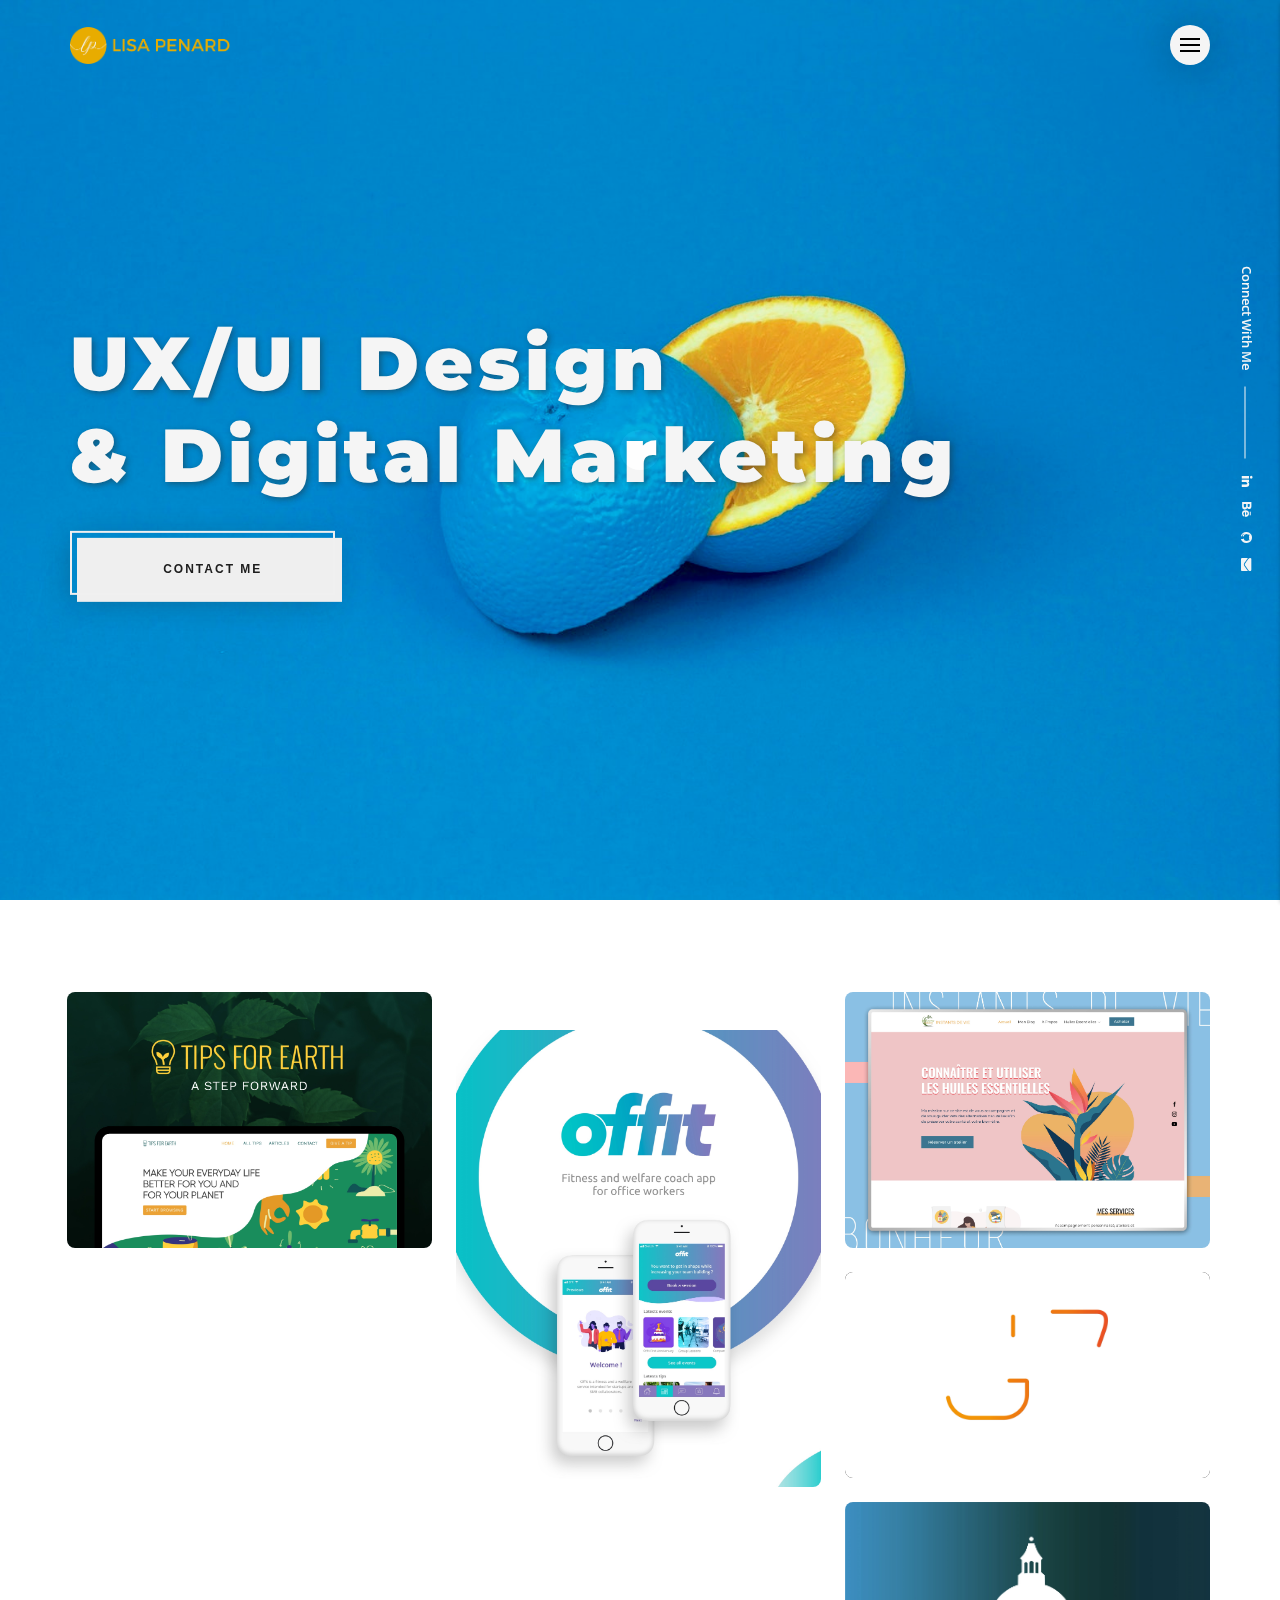
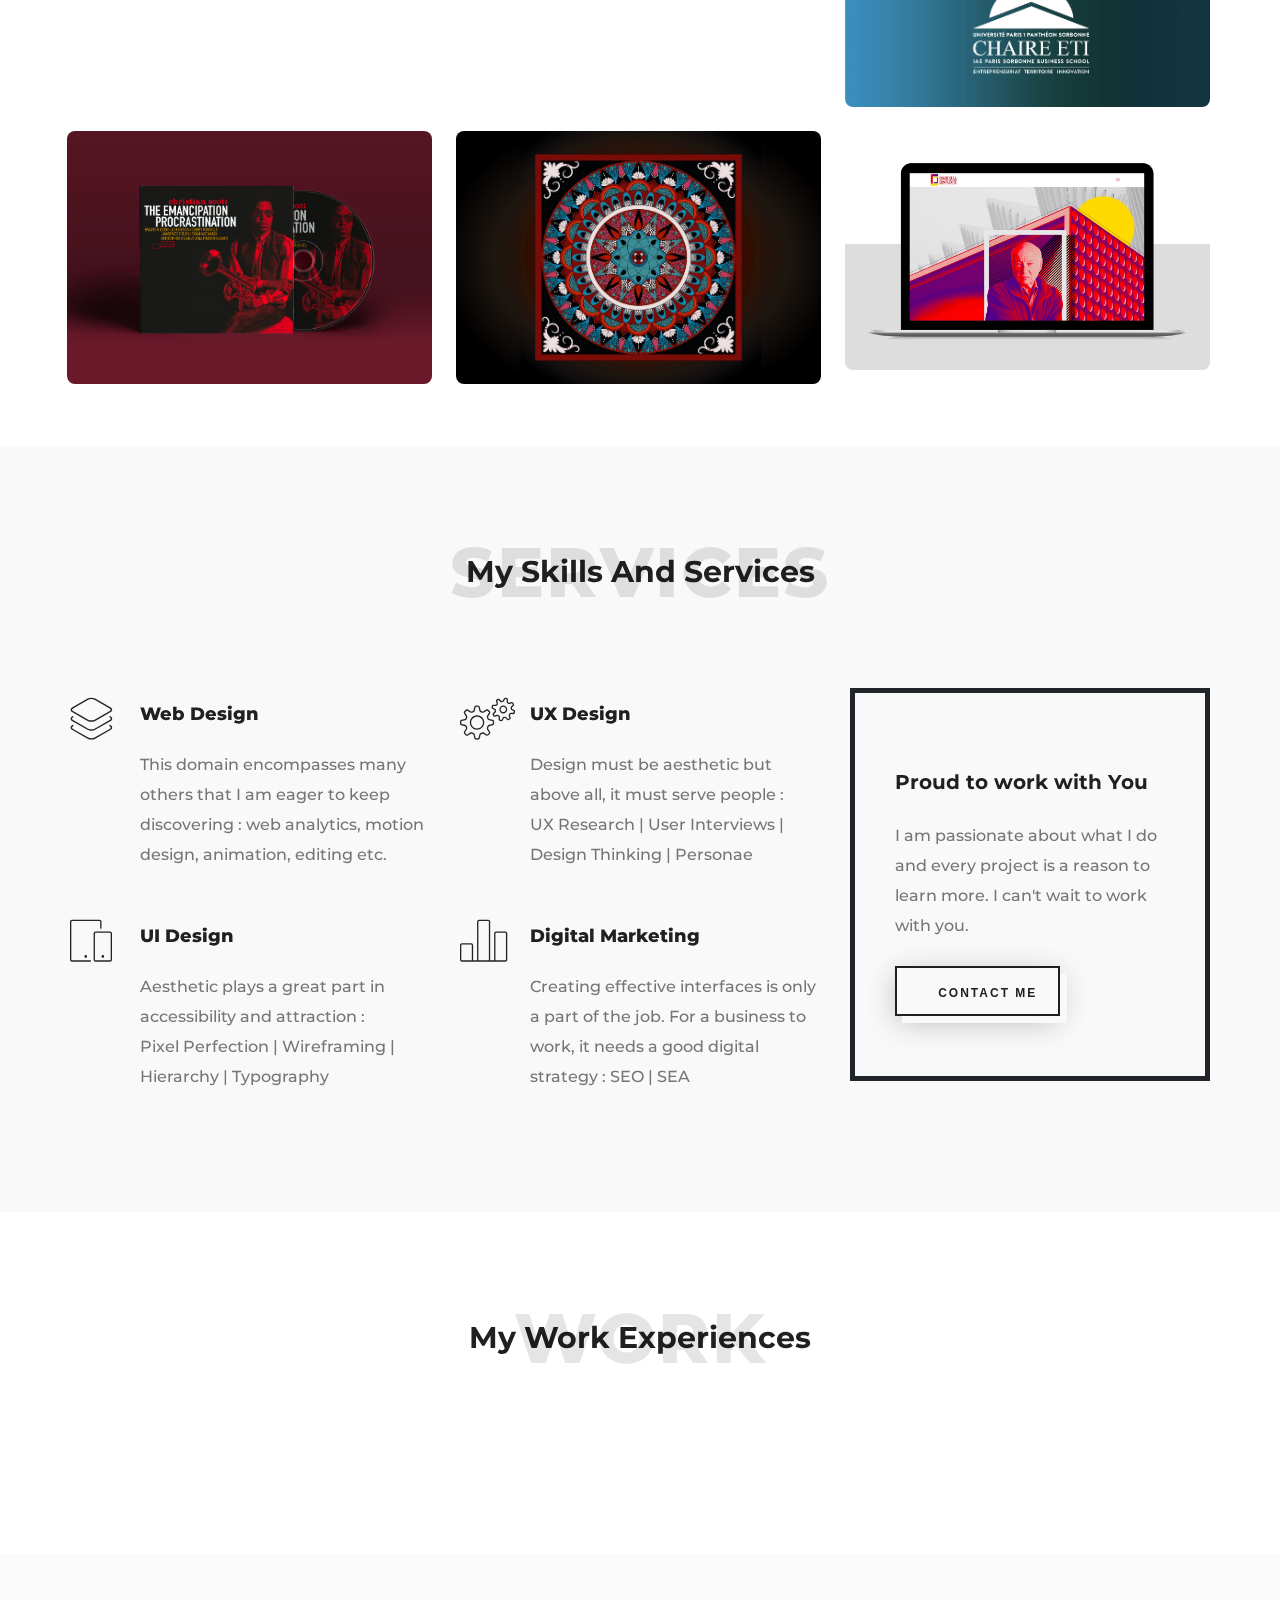
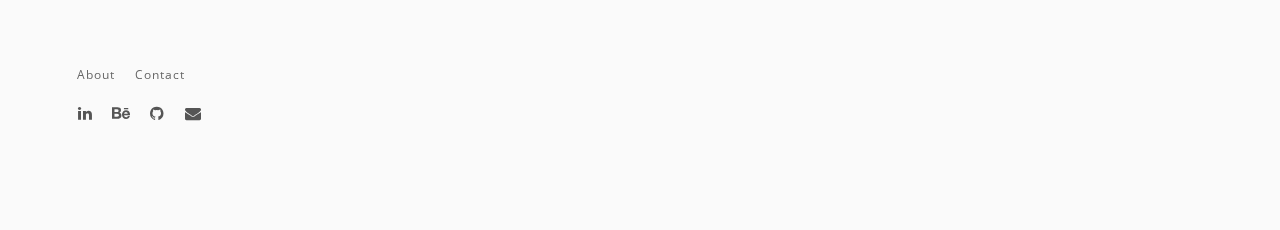
<file: index.html>
<!DOCTYPE html>
<html xmlns="http://www.w3.org/1999/xhtml" lang="zxx">
<head>

    <!--=========================*
                Met Data
    *===========================-->
    <meta charset="UTF-8">
    <meta name="viewport" content="width=device-width, initial-scale=1">
    <meta name="description" content="Lisa Penard Portfolio">

    <!--=========================*
              Page Title
    *===========================-->
    <title>Lisa Penard</title>

    <!--=========================*
                Favicon
    *===========================-->
    <link rel="shortcut icon" type="image/x-icon" href="images/logoLisa.png">

    <!--=========================*
            Bootstrap Css
    *===========================-->
    <link href="css/bootstrap.min.css" rel="stylesheet" type="text/css">

    <!--=========================*
              Custom CSS
    *===========================-->
    <link href="css/style.css" rel="stylesheet" type="text/css">

    <!--=========================*
               Owl CSS
    *===========================-->
    <link href="css/owl.carousel.min.css" rel="stylesheet" type="text/css">
    <link href="css/owl.theme.default.min.css" rel="stylesheet" type="text/css">

    <!--=========================*
               Fancy Box
    *===========================-->
    <link href="css/jquery.fancybox.css" rel="stylesheet"/>

    <!--=========================*
               Swiper
    *===========================-->
    <link rel="stylesheet" href="css/swiper.css">

    <!--=========================*
              Animate CSS
    *===========================-->
    <link href="css/animate.css" rel="stylesheet" type="text/css">

    <!--=========================*
              Toastr CSS
    *===========================-->
    <link rel="stylesheet" href="css/toastr.min.css">

    <!--=========================*
              Slider CSS
    *===========================-->
    <link rel="stylesheet" href="css/cb-slider.css">

    <!--=========================*
            Google Fonts
    *===========================-->

    <!-- Roboto USE: font-family: 'Roboto', sans-serif;-->
    <link href="https://fonts.googleapis.com/css?family=Roboto:100,300,400,500,700" rel="stylesheet">
    <!-- Open Sans USE: font-family: 'Open Sans', sans-serif;-->
    <link href="https://fonts.googleapis.com/css?family=Open+Sans:300,400,600,700" rel="stylesheet">
    <!-- Montserrat USE: font-family: 'Montserrat', sans-serif;-->
    <link href="https://fonts.googleapis.com/css?family=Montserrat:100,200,300,400,500,600,700,800,900"
          rel="stylesheet">

    <!--=========================*
            Font Awesome
    *===========================-->
    <link href="css/font-awesome.css" rel="stylesheet" type="text/css">

    <!--=========================*
               Ionicons
    *===========================-->
    <link href="css/ionicons.min.css" rel="stylesheet"/>

    <!--=========================*
              EtLine Icons
    *===========================-->
    <link href="css/et-line.css" rel="stylesheet"/>

    <!--=========================*
              YTplayer
    *===========================-->
    <link rel="stylesheet" href="css/YTPlayer.css">

    <!-- HTML5 shiv and Respond.js IE8 support of HTML5 elements and media queries -->
    <!--[if lt IE 9]>
    <script src="https://oss.maxcdn.com/html5shiv/3.7.2/html5shiv.min.js"></script>
    <script src="https://oss.maxcdn.com/respond/1.4.2/respond.min.js"></script>
    <![endif]-->

    <!-- Global site tag (gtag.js) - Google Analytics -->
    <script async src="https://www.googletagmanager.com/gtag/js?id=UA-132424907-1"></script>
    <script>
        window.dataLayer = window.dataLayer || [];
        function gtag(){dataLayer.push(arguments);}
        gtag('js', new Date());

        gtag('config', 'UA-132424907-1');
    </script>


</head>
<body>
<!--
=================================
            PRELOADER
=================================
-->

<div class="loading">
    <div class="spinner">
        <div class="double-bounce1"></div>
        <div class="double-bounce2"></div>
    </div>
</div>

<!-- End Preloader -->

<div class="grid_lines">
    <div class="line1"></div>
    <div class="line2"></div>
    <div class="line3"></div>
    <div class="line4"></div>
    <div class="line5"></div>
</div>
<!--=========================*
            Header
*===========================-->
<header id="rt_header">
    <!-- Navigation Bar -->
    <nav>
        <div class="navbar-wrapper" id="navigation">
            <div class="navbar navbar-default navbar-fixed-top reveal-menu-home" role="navigation">
                <div class="container nav-container">
                    <div class="row">
                        <div class="col-md-12">
                            <div class="navbar-header">
                                <div class="logo">
                                    <a href="index.html"><img src="images/logoLisaP.png" alt="Logo"></a>
                                </div>
                            </div> <!-- .navbar-header -->
                            <div class="navigation-wrapper">
                                <div class="navigation-button">
                                    <button class="menu-toggle">Menu</button>
                                </div>
                                <div class="navigation-menu">
                                    <ul>
                                        <li><a href="index.html">Home</a></li>
                                        <li><a href="about.html">About</a></li>
                                        <!-- <li><a href="portfolio.html">Portfolio</a></li> -->
                                        <!-- <li><a href="blog-listing-right.html">Blog</a></li> -->
                                        <!-- <li><a href="pricing.html">Pricing</a></li> -->
                                        <li><a href="contact.html">Contact</a></li>
                                    </ul>
                                </div>
                            </div>
                        </div> <!-- .col-md-12 -->
                    </div> <!-- .row -->
                </div> <!-- .container -->
            </div> <!-- .navbar -->
        </div> <!-- .navbar-wrapper -->
    </nav>
    <!-- End Navigation -->
</header>
<!--=========================*
           End Header
*===========================-->

<!--=========================*
            Banner
*===========================-->
<section id="mt_banner" style="background-image: url(images/home-bg.jpg)">
    <div class="container">
        <div class="row">
            <div class="banner-wrapper">
                <div class="banner-caption">
                    <div class="title-container">
                        <p>Hi I'm Lisa, freelance in</p>
                    </div>
                    <h1>UX/UI Design<span>&amp; Digital Marketing</span></h1>
                    <a href="contact.html" class="see_more nav-link dark">
                        <div class="bottom"></div>
                        <div class="top">
                            <div class="label">Contact Me</div>
                            <div class="button-border button-border-left"></div>
                            <div class="button-border button-border-top"></div>
                            <div class="button-border button-border-right"></div>
                            <div class="button-border button-border-bottom"></div>
                        </div>
                    </a>
                </div><!--banner-caption-->
            </div><!--banner-wrapper-->
            <div class="social_media_banner dark">
                <a class="text">Connect With Me</a>
                <div class="line"></div>
                <a href="https://www.linkedin.com/in/lisa-penard/?locale=en_US" target="_blank"><i class="fa fa-linkedin" aria-hidden="true"></i>  </a>
                <a href="https://www.behance.net/lisapenard" target="_blank"><i class="fa fa-behance" aria-hidden="true"></i>  </a>
                <a href="https://github.com/lisapenard" target="_blank"><i class="fa fa-github"></i>  </a>
                <a href="mailto:lipenard@gmail.com" target="_blank"><i class="fa fa-envelope" aria-hidden="true"></i>  </a>
            </div>
        </div>
    </div>
</section>
<!--=========================*
            End	Banner
*===========================-->

<!--=========================*
          Portfolio
*===========================-->

<section id="mt_portfolio" class="gallery-section gallery-page">
    <div class="container">
        <div class="row portfolio_row">
            <div class="isotopeContainer">
                <!-- Portfolio Item -->
                <div class="portfolio_grid no-padding isotopeSelector">
                    <figure class="portfolio_item">
                        <img src="images/portfolio/bw16.jpg" alt="Portfolio"/>
                        <div>
                            <h2>
                                <a>Tips for Earth</a>
                            </h2>
                            <ul class="portfolio_cat">
                                <li>UX|UI Design, Wordpress</li>
                                <!-- <li>Creative</li> -->
                            </ul>
                            <a href="portfolio-tips-for-earth.html" class="portfolio_btn">Discover</a>
                            <a href="images/portfolio/bw16.jpg" class="fancybox open_img">
                                <i class="ion-ios-search"></i>
                            </a>
                        </div>
                    </figure>
                </div>
                <!-- Portfolio Item -->
                <div class="portfolio_grid no-padding isotopeSelector">
                    <figure class="portfolio_item">
                        <img src="images/portfolio/bw17.jpg" alt="Portfolio"/>
                        <div>
                            <h2>
                                <a>Offit</a>
                            </h2>
                            <ul class="portfolio_cat">
                                <li>UX|UI Design, </li>
                                <li>Mobile App</li>
                            </ul>
                            <a href="portfolio-offit.html" class="portfolio_btn">Discover</a>
                            <a href="images/portfolio/bw17.jpg" class="fancybox open_img">
                                <i class="ion-ios-search"></i>
                            </a>
                        </div>
                    </figure>
                </div>
                <!-- Portfolio Item -->
                <div class="portfolio_grid no-padding isotopeSelector">
                    <figure class="portfolio_item">
                        <img src="images/portfolio/bw18.jpg" alt="Portfolio"/>
                        <div>
                            <h2>
                                <a>Instants de vie</a>
                            </h2>
                            <ul class="portfolio_cat">
                                <li>UX|UI Design, </li>
                                <li>Digital Marketing</li>
                            </ul>
                            <a href="portfolio-instants-de-vie.html" class="portfolio_btn">Discover</a>
                            <a href="images/portfolio/bw18.jpg" class="fancybox open_img">
                                <i class="ion-ios-search"></i>
                            </a>
                        </div>
                    </figure>
                </div>
                <!-- Portfolio Item -->
                <div class="portfolio_grid no-padding isotopeSelector">
                    <figure class="portfolio_item">
                        <img src="images/portfolio/bw21-2.gif"alt="Portfolio"/>
                        <div>
                            <h2>
                                <a>Guénolé Veillon Video</a>
                            </h2>
                            <ul class="portfolio_cat">
                                <li>Logo, </li>
                                <li>Animation</li>
                            </ul>
                            <a href="portfolio-guenole-veillon-logo.html" class="portfolio_btn">Discover</a>
                            <a href="images/portfolio/bw21.gif" class="fancybox open_img">
                                <i class="ion-ios-search"></i>
                            </a>
                        </div>
                    </figure>
                </div>
                <!-- Portfolio Item -->
                <div class="portfolio_grid no-padding isotopeSelector">
                    <figure class="portfolio_item">
                        <img src="images/portfolio/bw22-.jpg" alt="Portfolio"/>
                        <div>
                            <h2>
                                <a>Chaire ETI</a>
                            </h2>
                            <ul class="portfolio_cat">
                                <li>Posters, </li>
                                <li>Graphism</li>
                            </ul>
                            <a href="portfolio-chaire-eti.html" class="portfolio_btn">Discover</a>
                            <a href="images/portfolio/bw22.jpg" class="fancybox open_img">
                                <i class="ion-ios-search"></i>
                            </a>
                        </div>
                    </figure>
                </div>
                <!-- Portfolio Item -->
                <div class="portfolio_grid no-padding isotopeSelector">
                    <figure class="portfolio_item">
                        <img src="images/portfolio/bw24.jpg" alt="Portfolio"/>
                        <div>
                            <h2>
                                <a>Christian Scott</a>
                            </h2>
                            <ul class="portfolio_cat">
                                <li>Album Cover, Reid Miles Style</li>
                            </ul>
                            <a href="portfolio-christian-scott.html" class="portfolio_btn">Discover</a>
                            <a href="images/portfolio/bw24.jpg" class="fancybox open_img">
                                <i class="ion-ios-search"></i>
                            </a>
                        </div>
                    </figure>
                </div>
                <!-- Portfolio Item -->
                <div class="portfolio_grid no-padding isotopeSelector">
                        <figure class="portfolio_item">
                            <img src="images/portfolio/bw19-2.jpg" alt="Portfolio"/>
                            <div>
                                <h2>
                                    <a>Mosaic Mandala</a>
                                </h2>
                                <ul class="portfolio_cat">
                                    <li>Illustration, </li>
                                    <li>Creative</li>
                                </ul>
                                <a href="portfolio-mosaic-mandala.html" class="portfolio_btn">Discover</a>
                                <a href="images/portfolio/bw19.jpg" class="fancybox open_img">
                                    <i class="ion-ios-search"></i>
                                </a>
                            </div>
                        </figure>
                    </div>
                <!-- Portfolio Item -->
                <div class="portfolio_grid no-padding isotopeSelector">
                    <figure class="portfolio_item">
                        <img src="images/portfolio/bw23.jpg" alt="Portfolio"/>
                        <div>
                            <h2>
                                <a>Chaire Complexité</a>
                            </h2>
                            <ul class="portfolio_cat">
                                <li>Posters, Flyers,</li>
                                <li>Graphism</li>
                            </ul>
                            <a href="portfolio-chaire-complexite.html" class="portfolio_btn">Discover</a>
                            <a href="images/portfolio/bw23.jpg" class="fancybox open_img">
                                <i class="ion-ios-search"></i>
                            </a>
                        </div>
                    </figure>
                </div>
                <!-- Portfolio Item -->
                <!-- <div class="portfolio_grid no-padding isotopeSelector">
                    <figure class="portfolio_item">
                        <img src="images/portfolio/bw9.jpg" alt="Portfolio"/>
                        <div>
                            <h2>
                                <a>Frame with Wall</a>
                            </h2>
                            <ul class="portfolio_cat">
                                <li>Development, </li>
                                <li>Creative</li>
                            </ul>
                            <a href="portfolio-detail-9.html" class="portfolio_btn">Discover</a>
                            <a href="images/portfolio/bw9.jpg" class="fancybox open_img">
                                <i class="ion-ios-search"></i>
                            </a>
                        </div>
                    </figure>
                </div> -->
                <!-- Portfolio Item -->
                <!-- <div class="portfolio_grid no-padding isotopeSelector">
                    <figure class="portfolio_item">
                        <img src="images/portfolio/bw10.jpg" alt="Portfolio"/>
                        <div>
                            <h2>
                                <a>Girl Standing</a>
                            </h2>
                            <ul class="portfolio_cat">
                                <li>Development, </li>
                                <li>Creative</li>
                            </ul>
                            <a href="portfolio-detail-10.html" class="portfolio_btn">Discover</a>
                            <a href="images/portfolio/bw10.jpg" class="fancybox open_img">
                                <i class="ion-ios-search"></i>
                            </a>
                        </div>
                    </figure>
                </div> -->
                <!-- Portfolio Item -->
                <!-- <div class="portfolio_grid no-padding isotopeSelector">
                        <figure class="portfolio_item">
                            <img src="images/portfolio/bw10.jpg" alt="Portfolio"/>
                            <div>
                                <h2>
                                    <a href="portfolio-detail.html">Girl Standing</a>
                                </h2>
                                <ul class="portfolio_cat">
                                    <li>Development, </li>
                                    <li>Creative</li>
                                </ul>
                                <a href="portfolio-detail-10.html" class="portfolio_btn">Discover</a>
                                <a href="images/portfolio/bw10.jpg" class="fancybox open_img">
                                    <i class="ion-ios-search"></i>
                                </a>
                            </div>
                        </figure>
                    </div> -->
            </div>
        </div>
    </div>
</section>
<div class="clearfix"></div>

<!--=========================*
          End Portfolio
*===========================-->

<!--=========================*
            Services
*===========================-->
<section id="mt_services" class="light-bg">
    <div class="container">
        <div class="row">
            <div class="col-md-8 col-md-offset-2">
                <div class="main-title text-center">
                    <div class="main-subtitle-top mb-4">Services</div>
                    <h3>My skills and services</h3>
                </div>
            </div>
            <div class="clear"></div>
            <div class="col-lg-4">
                <div class="rt_service_box bigger-icon mb_5">
                    <h5><i class="icon-layers"></i>Web Design</h5>
                    <p>This domain encompasses many others that I am eager to keep discovering : web analytics, motion design, animation, editing etc.</p>
                </div>
                <div class="rt_service_box bigger-icon">
                    <h5><i class="icon-mobile"></i>UI Design</h5>
                    <p>Aesthetic plays a great part in accessibility and attraction : <br>Pixel Perfection | Wireframing | Hierarchy | Typography</p>
                </div>
            </div>
            <div class="col-lg-4 mt-4">
                <div class="rt_service_box bigger-icon mb_5">
                    <h5><i class="icon-gears"></i>UX Design</h5>
                    <p>Design must be aesthetic but above all, it must serve people : <br>UX Research | User Interviews | Design Thinking | Personae  </p>
                </div>
                <div class="rt_service_box bigger-icon">
                    <h5><i class="icon-bargraph"></i>Digital Marketing</h5>
                    <p>Creating effective interfaces is only a part of the job. For a business to work, it needs a good digital strategy : SEO | SEA</p>
                </div>
            </div>
            <div class="col-lg-4">
                <div class="cta_box">
                    <h4>Proud to work with You</h4>
                    <p>I am passionate about what I do and every project is a reason to learn more. I can't wait to work with you.</p>
                    <a href="contact.html" class="see_more nav-link dark">
                        <div class="bottom"></div>
                        <div class="top">
                            <div class="label">Contact Me</div>
                            <div class="button-border button-border-left"></div>
                            <div class="button-border button-border-top"></div>
                            <div class="button-border button-border-right"></div>
                            <div class="button-border button-border-bottom"></div>
                        </div>
                    </a>
                </div>
            </div>
        </div>
    </div>

</section>
<!--=========================*
          End Services
*===========================-->

<!--=========================*
           Experiences
*===========================-->
<section id="mt_team">
    <div class="container">
        <div class="row">
            <div class="col-md-8 col-md-offset-2">
                <div class="main-title text-center">
                    <div class="main-subtitle-top mb-4">Work</div>
                    <h3>My work experiences</h3>
                </div>
            </div>

        </div>
        <div class="row">
            <div class="owl-carousel">
                <!-- Single Experience-->
                <div class="item">
                    <div class="col-md-12">
                        <figure class="member">
                            <img src="images/experience/ex1.jpg"/>
                            <figcaption>
                                <h3>Maya</h3>
                                <span class="designation_team"><br>Editing work for the last</span>
                                <span class="designation_team">Mia Hansen-Løve movie, Maya.</span>
                                <span class="designation_team"><br>Creation of the web research</span>
                                <span class="designation_team">incrustated in the movie.</span>
                                <!-- <ul class="team-social">
                                    <li>
                                        <a href="#"><i class="fa fa-twitter"></i></a>
                                    </li>
                                    <li>
                                        <a href="#"><i class="fa fa-facebook"></i></a>
                                    </li>
                                    <li>
                                        <a href="#"><i class="fa fa-linkedin"></i></a>
                                    </li>
                                    <li>
                                        <a href="#"><i class="fa fa-instagram"></i></a>
                                    </li>
                                </ul> -->
                            </figcaption>
                        </figure>
                    </div>
                </div>
                <!--Single Experience-->
                <div class="item">
                    <div class="col-md-12">
                        <figure class="member">
                            <img src="images/experience/ex2.jpg"/>
                            <figcaption>
                                <h3>Social Brain</h3>
                                <span class="designation_team"><br>French Webdesign Agency</span>
                                <span class="designation_team">were I did my first intership</span>
                                <span class="designation_team">as Graphic Designer.</span>
                                <span class="designation_team"></span>
                                <!-- <ul class="team-social">
                                    <li>
                                        <a href="#"><i class="fa fa-twitter"></i></a>
                                    </li>
                                    <li>
                                        <a href="#"><i class="fa fa-facebook"></i></a>
                                    </li>
                                    <li>
                                        <a href="#"><i class="fa fa-linkedin"></i></a>
                                    </li>
                                    <li>
                                        <a href="#"><i class="fa fa-instagram"></i></a>
                                    </li>
                                </ul> -->
                            </figcaption>
                        </figure>
                    </div>
                </div>
                <!--Single Experience-->
                <div class="item">
                    <div class="col-md-12">
                        <figure class="member">
                            <img src="images/experience/ex3.jpg"/>
                            <figcaption>
                                <h3>Curry Street</h3>
                                <span class="designation_team"><br>First UI/UX project I was</span>
                                <span class="designation_team">given during my first year</span>
                                <span class="designation_team">in my school, HETIC.</span>
                                <span class="designation_team"><br>Website redesign propsition</span>
                                <span class="designation_team">for this catering company.</span>
                                <!-- <ul class="team-social">
                                    <li>
                                        <a href="#"><i class="fa fa-twitter"></i></a>
                                    </li>
                                    <li>
                                        <a href="#"><i class="fa fa-facebook"></i></a>
                                    </li>
                                    <li>
                                        <a href="#"><i class="fa fa-linkedin"></i></a>
                                    </li>
                                    <li>
                                        <a href="#"><i class="fa fa-instagram"></i></a>
                                    </li>
                                </ul> -->
                            </figcaption>
                        </figure>
                    </div>
                </div>
                <!--Single Experience-->
                <div class="item">
                    <div class="col-md-12">
                        <figure class="member">
                            <img src="images/experience/ex4.jpg"/>
                            <figcaption>
                                <h3>Les Amis d'Hubert</h3>
                                <span class="designation_team"><br>Project I am currently</span>
                                <span class="designation_team">working on with my group.</span>
                                <span class="designation_team"><br>This service allows elderly</span>
                                <span class="designation_team">people to do activities</span>
                                <span class="designation_team">with younger generations.</span>
                                <!-- <ul class="team-social">
                                    <li>
                                        <a href="#"><i class="fa fa-twitter"></i></a>
                                    </li>
                                    <li>
                                        <a href="#"><i class="fa fa-facebook"></i></a>
                                    </li>
                                    <li>
                                        <a href="#"><i class="fa fa-linkedin"></i></a>
                                    </li>
                                    <li>
                                        <a href="#"><i class="fa fa-instagram"></i></a>
                                    </li>
                                </ul> -->
                            </figcaption>
                        </figure>
                    </div>
                </div>
                <!--Single Experience-->
                <!-- <div class="item">
                    <div class="col-md-12">
                        <figure class="member">
                            <img src="images/experience/member5.jpg"/>
                            <figcaption>
                                <h3>Jason Ubuntu</h3>
                                <span class="designation_team">IOS Developer</span>
                                <ul class="team-social">
                                    <li>
                                        <a href="#"><i class="fa fa-twitter"></i></a>
                                    </li>
                                    <li>
                                        <a href="#"><i class="fa fa-facebook"></i></a>
                                    </li>
                                    <li>
                                        <a href="#"><i class="fa fa-linkedin"></i></a>
                                    </li>
                                    <li>
                                        <a href="#"><i class="fa fa-instagram"></i></a>
                                    </li>
                                </ul>
                            </figcaption>
                        </figure>
                    </div>
                </div> -->
                <!--Single Experience-->
                <!-- <div class="item">
                    <div class="col-md-12">
                        <figure class="member">
                            <img src="images/experience/member6.jpg"/>
                            <figcaption>
                                <h3>Rebecca Davidson</h3>
                                <span class="designation_team">System Designer</span>
                                <ul class="team-social">
                                    <li>
                                        <a href="#"><i class="fa fa-twitter"></i></a>
                                    </li>
                                    <li>
                                        <a href="#"><i class="fa fa-facebook"></i></a>
                                    </li>
                                    <li>
                                        <a href="#"><i class="fa fa-linkedin"></i></a>
                                    </li>
                                    <li>
                                        <a href="#"><i class="fa fa-instagram"></i></a>
                                    </li>
                                </ul>
                            </figcaption>
                        </figure>
                    </div>
                </div> -->
            </div>
        </div>
    </div>
</section>
<!--=========================*
         End Experiences
*===========================-->

<!--=========================*
    Footer
*===========================-->

<div class="rt_footer">
    <div class="container">
        <div class="row">
            <div class="col-md-6 text-left footer_links">
                <ul class="list-style display-inline-b">
                    <!-- <li><a href="portfolio.html">Portfolio</a></li> -->
                    <li><a href="about.html">About</a></li>
                    <!-- <li><a href="#">Pricing</a></li> -->
                    <li><a href="contact.html">Contact</a></li>
                </ul>
                <ul class="footer-social">
                    <li>
                        <a href="https://www.linkedin.com/in/lisa-penard/?locale=en_US" target="_blank"><i class="fa fa-linkedin"></i></a>
                    </li>
                    <li>
                        <a href="https://www.behance.net/lisapenard" target="_blank"><i class="fa fa-behance"></i></a>
                    </li>
                    <li>
                        <a href="https://github.com/lisapenard" target="_blank"><i class="fa fa-github"></i></a>
                    </li>
                    <li>
                        <a href="mailto:lipenard@gmail.com"><i class="fa fa-envelope"></i></a>
                    </li>
                </ul>
            </div>
            <div class="col-md-6 text-right">
                <!--=========================*
                           News letter
                *===========================-->
                <!-- <div class="newsletter_form">
                    <input type="text" value="" placeholder="Email address" class="form-control" />
                    <a href="#" class="animated_btn">
                        subscribe
                        <span>
                            <i class="ion-android-arrow-forward"></i>
                        </span>
                    </a>
                    <p><small>* No spam !</small></p>
                </div> -->
                <!--=========================*
                         End News letter
                *===========================-->
            </div>
        </div>
    </div>
</div>

<!--=========================*
           End Footer
*===========================-->

<!--=========================*
            Scripts
*===========================-->

<!-- Jquery Js -->
<script src="js/jquery-2.1.1.min.js"></script>
<!-- Bootstrap Js -->
<script src="js/bootstrap.min.js"></script>
<!-- Typed Js -->
<script src="js/typed.js"></script>
<!-- YT Player Js -->
<script src="js/jquery.mb.YTPlayer.js"></script>
<!-- WOW Js -->
<script src="js/wow.min.js"></script>
<!-- Swiper Slider Js -->
<script src="js/swiper.js"></script>
<!-- Masonary Grid -->
<script src="js/masonry.pkgd.min.js"></script>
<!-- Navigation scroll Js -->
<script src="js/jquery.nav.js"></script>
<!-- Owl Carousel Js -->
<script src="js/owl.carousel.min.js"></script>
<!-- Easing Js -->
<script src="js/jquery.easing.min.js"></script>
<!-- Toastr Js -->
<script src="js/toastr.min.js"></script>
<!-- Fancy Box Js -->
<script src="js/jquery.fancybox.pack.js"></script>
<script src="js/waypoint.js"></script>
<script src="js/isotope.min.js"></script>
<script src="js/scroll.min.js"></script>
<!-- Main Js -->
<script src="js/main.js"></script>

</body>
</html>
</file>
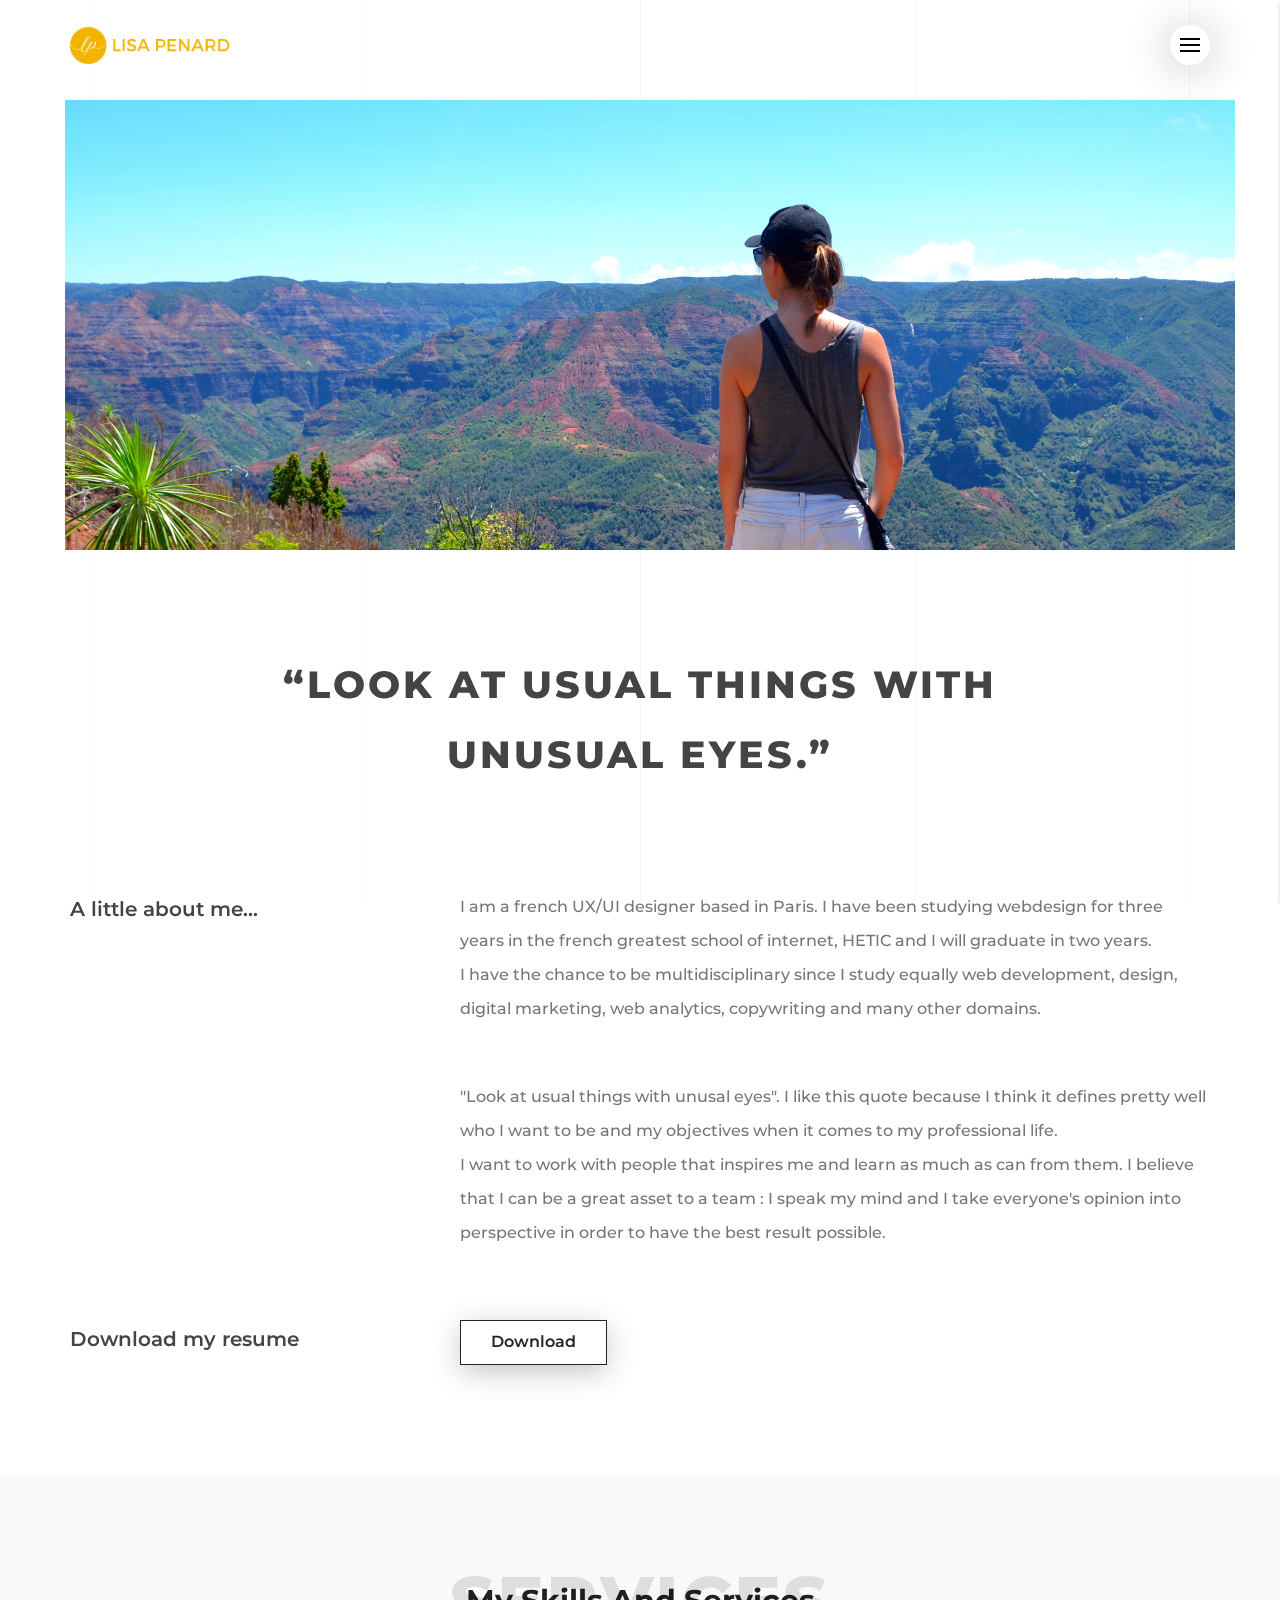
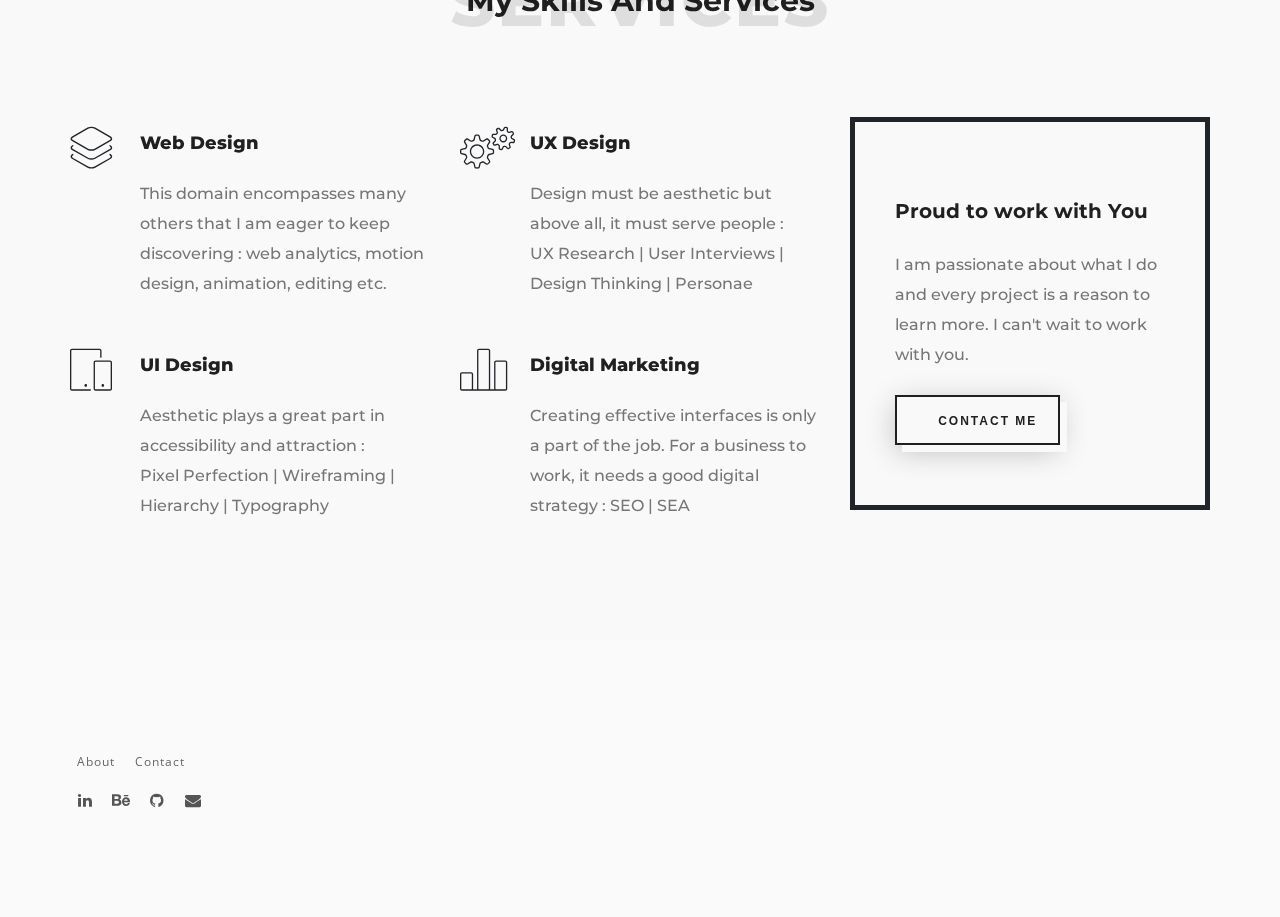
<file: about.html>
<!DOCTYPE html>
<html xmlns="http://www.w3.org/1999/xhtml" lang="zxx">
<head>

    <!--=========================*
                Met Data
    *===========================-->
    <meta charset="UTF-8">
    <meta name="viewport" content="width=device-width, initial-scale=1">
    <meta name="description" content="Lisa Penard Portfolio">

    <!--=========================*
              Page Title
    *===========================-->
    <title>About</title>

    <!--=========================*
                Favicon
    *===========================-->
    <link rel="shortcut icon" type="image/x-icon" href="images/logoLisa.png">

    <!--=========================*
            Bootstrap Css
    *===========================-->
    <link href="css/bootstrap.min.css" rel="stylesheet" type="text/css">

    <!--=========================*
              Custom CSS
    *===========================-->
    <link href="css/style.css" rel="stylesheet" type="text/css">

    <!--=========================*
               Owl CSS
    *===========================-->
    <link href="css/owl.carousel.min.css" rel="stylesheet" type="text/css">
    <link href="css/owl.theme.default.min.css" rel="stylesheet" type="text/css">

    <!--=========================*
               Fancy Box
    *===========================-->
    <link href="css/jquery.fancybox.css" rel="stylesheet" />

    <!--=========================*
               Swiper
    *===========================-->
    <link rel="stylesheet" href="css/swiper.css">

    <!--=========================*
              Animate CSS
    *===========================-->
    <link href="css/animate.css" rel="stylesheet" type="text/css">

    <!--=========================*
              Toastr CSS
    *===========================-->
    <link rel="stylesheet" href="css/toastr.min.css">

    <!--=========================*
              Slider CSS
    *===========================-->
    <link rel="stylesheet" href="css/cb-slider.css">

    <!--=========================*
            Google Fonts
    *===========================-->

    <!-- Roboto USE: font-family: 'Roboto', sans-serif;-->
    <link href="https://fonts.googleapis.com/css?family=Roboto:100,300,400,500,700" rel="stylesheet">
    <!-- Open Sans USE: font-family: 'Open Sans', sans-serif;-->
    <link href="https://fonts.googleapis.com/css?family=Open+Sans:300,400,600,700" rel="stylesheet">
    <!-- Montserrat USE: font-family: 'Montserrat', sans-serif;-->
    <link href="https://fonts.googleapis.com/css?family=Montserrat:100,200,300,400,500,600,700,800,900"
          rel="stylesheet">

    <!--=========================*
            Font Awesome
    *===========================-->
    <link href="css/font-awesome.css" rel="stylesheet" type="text/css">

    <!--=========================*
               Ionicons
    *===========================-->
    <link href="css/ionicons.min.css" rel="stylesheet"/>

    <!--=========================*
              EtLine Icons
    *===========================-->
    <link href="css/et-line.css" rel="stylesheet"/>

    <!--=========================*
              YTplayer
    *===========================-->
    <link rel="stylesheet" href="css/YTPlayer.css">

    <!-- HTML5 shiv and Respond.js IE8 support of HTML5 elements and media queries -->
    <!--[if lt IE 9]>
    <script src="https://oss.maxcdn.com/html5shiv/3.7.2/html5shiv.min.js"></script>
    <script src="https://oss.maxcdn.com/respond/1.4.2/respond.min.js"></script>
    <![endif]-->

</head>
<body>
<!--
=================================
            PRELOADER
=================================
-->

<div class="loading">
    <div class="spinner">
        <div class="double-bounce1"></div>
        <div class="double-bounce2"></div>
    </div>
</div>

<!-- End Preloader -->

<div class="grid_lines">
    <div class="line1"></div>
    <div class="line2"></div>
    <div class="line3"></div>
    <div class="line4"></div>
    <div class="line5"></div>
</div>

<div id="home"></div>
<!--=========================*
            Header
*===========================-->
<header id="rt_header">
    <!-- Navigation Bar -->
    <nav>
        <div class="navbar-wrapper" id="navigation">
            <div class="navbar navbar-default navbar-fixed-top reveal-menu-home" role="navigation">
                <div class="container nav-container">
                    <div class="row">
                        <div class="col-md-12">
                            <div class="navbar-header">
                                <div class="logo">
                                    <a href="index.html"><img src="images/logoLisaP.png" alt="Logo"></a>
                                </div>
                            </div> <!-- .navbar-header -->
                            <div class="navigation-wrapper">
                                <div class="navigation-button">
                                    <button class="menu-toggle">Menu</button>
                                </div>
                                <div class="navigation-menu">
                                    <ul>
                                        <li><a href="index.html">Home</a></li>
                                        <li><a href="about.html">About</a></li>
                                        <!-- <li><a href="portfolio.html">Portfolio</a></li> -->
                                        <!-- <li><a href="blog-listing-right.html">Blog</a></li> -->
                                        <!-- <li><a href="pricing.html">Pricing</a></li> -->
                                        <li><a href="contact.html">Contact</a></li>
                                    </ul>
                                </div>
                            </div>
                        </div> <!-- .col-md-12 -->
                    </div> <!-- .row -->
                </div> <!-- .container -->
            </div> <!-- .navbar -->
        </div> <!-- .navbar-wrapper -->
    </nav>
    <!-- End Navigation -->
</header>
<!--=========================*
           End Header
*===========================-->

<!--=========================*
            Banner
*===========================-->
<div id="mt_about_banner">
    <div class="container">
        <div class="row">
            <div class="col-xs-12">
                <div class="banner-wrapper" style="background: url('images/about-bg.jpg')"></div><!--banner-wrapper-->
            </div>
        </div>
    </div>
</div>
<!--=========================*
            End	Banner
*===========================-->

<!--=========================*
        About Content
*===========================-->
<section id="rt_about_content">
    <div class="container">
        <div class="row">
            <div class="col-sm-12 text-center">
                <h1>“Look at usual things with unusual eyes.”</h1>
            </div>
        </div>
        <div class="row">
            <div class="about_detail_sec">
                <div class="col-sm-4">
                    <h4>A little about me...</h4>
                </div>
                <div class="col-sm-8">
                    <p>I am a french UX/UI designer based in Paris. I have been studying webdesign for three years in the french greatest school of internet, HETIC and I will graduate in two years.
                    <br>I have the chance to be multidisciplinary since I study equally web development, design, digital marketing, web analytics, copywriting and many other domains.
                    </p>
                    <p><br>"Look at usual things with unusal eyes". I like this quote because I think it defines pretty well who I want to be and my objectives when it comes to my professional life.
                        <br>I want to work with people that inspires me and learn as much as can from them. 
                        I believe that I can be a great asset to a team : I speak my mind and I take everyone's opinion into perspective in order to have the best result possible. 
                    </p>
                </div>
            </div>
            <div class="about_detail_sec">
                <div class="col-sm-4">
                    <h4>Download my resume</h4>
                </div>
                <div class="col-sm-8">
                    <!-- <a role="button" href="CVLISA.pdf" class="btn btn-primary">Download</a> -->
                    <a href="CVLISA.pdf" class="mt_btn_white" target="_blank">Download</a>
                </div>
            </div>
        </div>
    </div>
</section>
<!--=========================*
        End About Content
*===========================-->

<!--=========================*
            Services
*===========================-->
<section id="mt_services" class="light-bg">
    <div class="container">
        <div class="row">
            <div class="col-md-8 col-md-offset-2">
                <div class="main-title text-center">
                    <div class="main-subtitle-top mb-4">Services</div>
                    <h3>My skills and services</h3>
                </div>
            </div>
            <div class="clear"></div>
            <div class="col-lg-4">
                <div class="rt_service_box bigger-icon mb_5">
                    <h5><i class="icon-layers"></i>Web Design</h5>
                    <p>This domain encompasses many others that I am eager to keep discovering : web analytics, motion design, animation, editing etc.</p>
                </div>
                <div class="rt_service_box bigger-icon">
                    <h5><i class="icon-mobile"></i>UI Design</h5>
                    <p>Aesthetic plays a great part in accessibility and attraction : <br>Pixel Perfection | Wireframing | Hierarchy | Typography</p>
                </div>
            </div>
            <div class="col-lg-4 mt-4">
                <div class="rt_service_box bigger-icon mb_5">
                    <h5><i class="icon-gears"></i>UX Design</h5>
                    <p>Design must be aesthetic but above all, it must serve people : <br>UX Research | User Interviews | Design Thinking | Personae  </p>
                </div>
                <div class="rt_service_box bigger-icon">
                    <h5><i class="icon-bargraph"></i>Digital Marketing</h5>
                    <p>Creating effective interfaces is only a part of the job. For a business to work, it needs a good digital strategy : SEO | SEA</p>
                </div>
            </div>
            <div class="col-lg-4">
                <div class="cta_box">
                    <h4>Proud to work with You</h4>
                    <p>I am passionate about what I do and every project is a reason to learn more. I can't wait to work with you.</p>
                    <a href="contact.html" class="see_more nav-link dark">
                        <div class="bottom"></div>
                        <div class="top">
                            <div class="label">Contact Me</div>
                            <div class="button-border button-border-left"></div>
                            <div class="button-border button-border-top"></div>
                            <div class="button-border button-border-right"></div>
                            <div class="button-border button-border-bottom"></div>
                        </div>
                    </a>
                </div>
            </div>
        </div>
    </div>

</section>
<!--=========================*
          End Services
*===========================-->


<!--=========================*
    Footer
*===========================-->

<div class="rt_footer">
    <div class="container">
        <div class="row">
            <div class="col-md-6 text-left footer_links">
                <ul class="list-style display-inline-b">
                    <!-- <li><a href="portfolio.html">Portfolio</a></li> -->
                    <li><a href="about.html">About</a></li>
                    <!-- <li><a href="#">Pricing</a></li> -->
                    <li><a href="contact.html">Contact</a></li>
                </ul>
                <ul class="footer-social">
                    <li>
                        <a href="https://www.linkedin.com/in/lisa-penard/?locale=en_US" target="_blank"><i class="fa fa-linkedin"></i></a>
                    </li>
                    <li>
                        <a href="https://www.behance.net/lisapenard" target="_blank"><i class="fa fa-behance"></i></a>
                    </li>
                    <li>
                        <a href="https://github.com/lisapenard" target="_blank"><i class="fa fa-github"></i></a>
                    </li>
                    <li>
                        <a href="mailto:lipenard@gmail.com"><i class="fa fa-envelope"></i></a>
                    </li>
                </ul>
            </div>
            <div class="col-md-6 text-right">
                <!--=========================*
                           News letter
                *===========================-->
                <!-- <div class="newsletter_form">
                    <input type="text" value="" placeholder="Email address" class="form-control" />
                    <a href="#" class="animated_btn">
                        subscribe
                        <span>
                            <i class="ion-android-arrow-forward"></i>
                        </span>
                    </a>
                    <p><small>* No spam !</small></p>
                </div> -->
                <!--=========================*
                         End News letter
                *===========================-->
            </div>
        </div>
    </div>
</div>

<!--=========================*
           End Footer
*===========================-->

<!--=========================*
            Scripts
*===========================-->

<!-- Jquery Js -->
<script src="js/jquery-2.1.1.min.js"></script>
<!-- Bootstrap Js -->
<script src="js/bootstrap.min.js"></script>
<!-- Typed Js -->
<script src="js/typed.js"></script>
<!-- YT Player Js -->
<script src="js/jquery.mb.YTPlayer.js"></script>
<!-- WOW Js -->
<script src="js/wow.min.js"></script>
<!-- Swiper Slider Js -->
<script src="js/swiper.js"></script>
<!-- Masonary Grid -->
<script src="js/masonry.pkgd.min.js"></script>
<!-- Navigation scroll Js -->
<script src="js/jquery.nav.js"></script>
<!-- Owl Carousel Js -->
<script src="js/owl.carousel.min.js"></script>
<!-- Easing Js -->
<script src="js/jquery.easing.min.js"></script>
<!-- Toastr Js -->
<script src="js/toastr.min.js"></script>
<!-- Fancy Box Js --> 
<script src="js/jquery.fancybox.pack.js"></script>
<script src="js/waypoint.js"></script>
<script src="js/isotope.min.js"></script>
<script src="js/scroll.min.js"></script>
<!-- Main Js -->
<script src="js/main.js"></script>

</body>
</html>
</file>
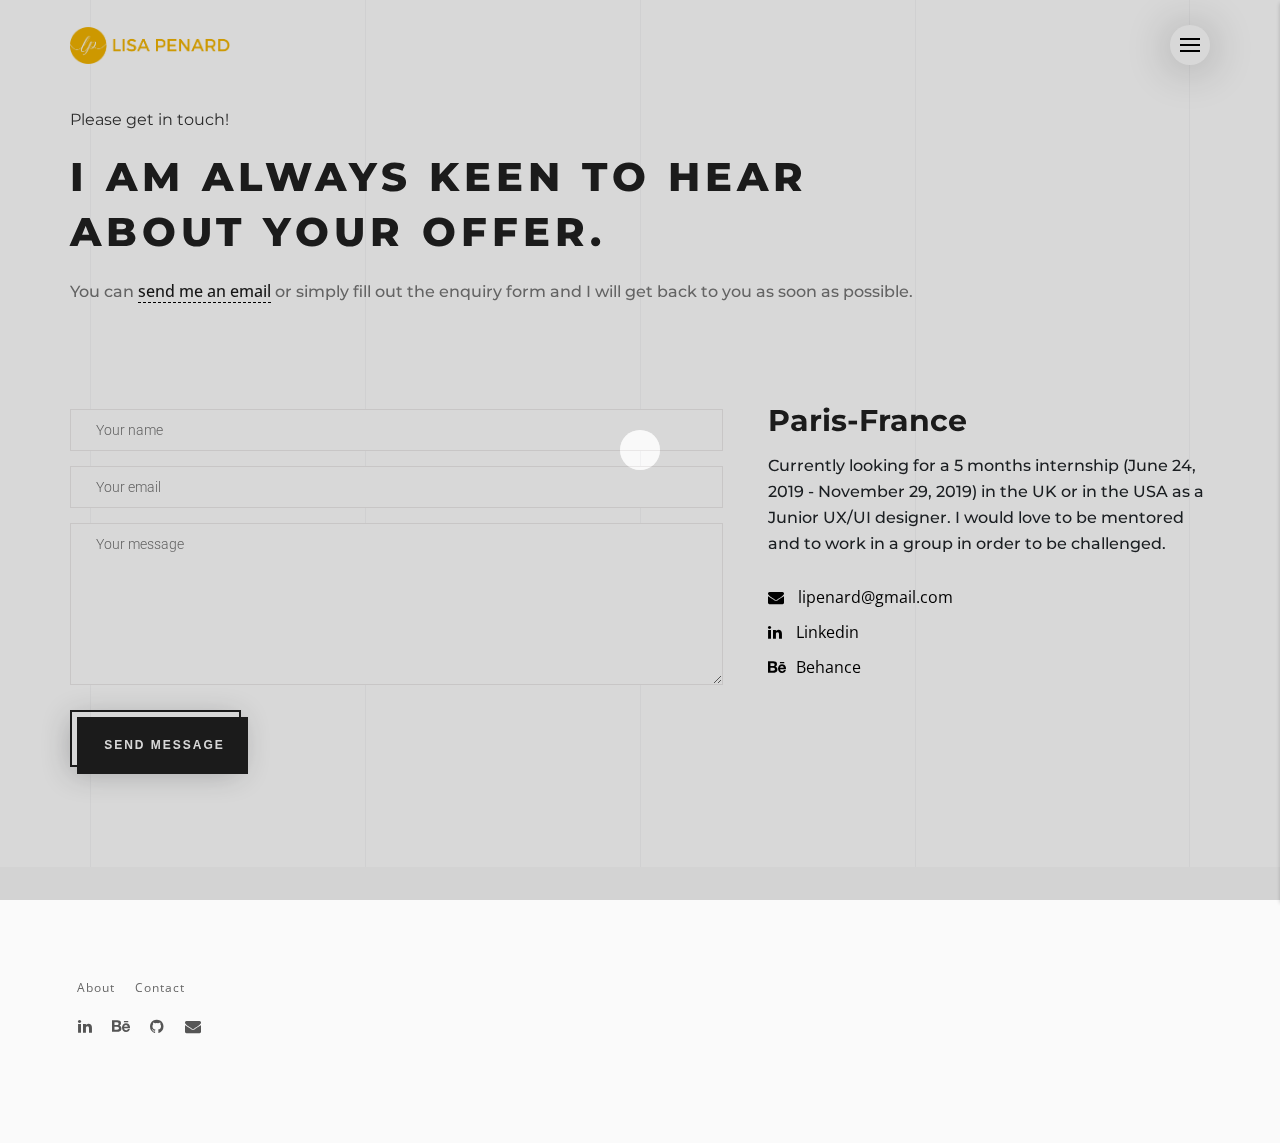
<file: contact.html>
<!DOCTYPE html>
<html xmlns="http://www.w3.org/1999/xhtml" lang="zxx">
<head>

    <!--=========================*
                Met Data
    *===========================-->
    <meta charset="UTF-8">
    <meta name="viewport" content="width=device-width, initial-scale=1">
    <meta name="description" content="Lisa Penard Portfolio">

    <!--=========================*
              Page Title
    *===========================-->
    <title>Contact</title>

    <!--=========================*
                Favicon
    *===========================-->
    <link rel="shortcut icon" type="image/x-icon" href="images/logoLisa.png">

    <!--=========================*
            Bootstrap Css
    *===========================-->
    <link href="css/bootstrap.min.css" rel="stylesheet" type="text/css">

    <!--=========================*
              Custom CSS
    *===========================-->
    <link href="css/style.css" rel="stylesheet" type="text/css">

    <!--=========================*
               Owl CSS
    *===========================-->
    <link href="css/owl.carousel.min.css" rel="stylesheet" type="text/css">
    <link href="css/owl.theme.default.min.css" rel="stylesheet" type="text/css">

    <!--=========================*
               Fancy Box
    *===========================-->
    <link href="css/jquery.fancybox.css" rel="stylesheet"/>

    <!--=========================*
               Swiper
    *===========================-->
    <link rel="stylesheet" href="css/swiper.css">

    <!--=========================*
              Animate CSS
    *===========================-->
    <link href="css/animate.css" rel="stylesheet" type="text/css">

    <!--=========================*
              Toastr CSS
    *===========================-->
    <link rel="stylesheet" href="css/toastr.min.css">

    <!--=========================*
              Slider CSS
    *===========================-->
    <link rel="stylesheet" href="css/cb-slider.css">

    <!--=========================*
            Google Fonts
    *===========================-->

    <!-- Roboto USE: font-family: 'Roboto', sans-serif;-->
    <link href="https://fonts.googleapis.com/css?family=Roboto:100,300,400,500,700" rel="stylesheet">
    <!-- Open Sans USE: font-family: 'Open Sans', sans-serif;-->
    <link href="https://fonts.googleapis.com/css?family=Open+Sans:300,400,600,700" rel="stylesheet">
    <!-- Montserrat USE: font-family: 'Montserrat', sans-serif;-->
    <link href="https://fonts.googleapis.com/css?family=Montserrat:100,200,300,400,500,600,700,800,900"
          rel="stylesheet">

    <!--=========================*
            Font Awesome
    *===========================-->
    <link href="css/font-awesome.css" rel="stylesheet" type="text/css">

    <!--=========================*
               Ionicons
    *===========================-->
    <link href="css/ionicons.min.css" rel="stylesheet"/>

    <!--=========================*
              EtLine Icons
    *===========================-->
    <link href="css/et-line.css" rel="stylesheet"/>

    <!--=========================*
              YTplayer
    *===========================-->
    <link rel="stylesheet" href="css/YTPlayer.css">

    <!-- HTML5 shiv and Respond.js IE8 support of HTML5 elements and media queries -->
    <!--[if lt IE 9]>
    <script src="https://oss.maxcdn.com/html5shiv/3.7.2/html5shiv.min.js"></script>
    <script src="https://oss.maxcdn.com/respond/1.4.2/respond.min.js"></script>
    <![endif]-->

</head>
<body>
<!--
=================================
            PRELOADER
=================================
-->

<div class="loading">
    <div class="spinner">
        <div class="double-bounce1"></div>
        <div class="double-bounce2"></div>
    </div>
</div>

<!-- End Preloader -->

<div class="grid_lines">
    <div class="line1"></div>
    <div class="line2"></div>
    <div class="line3"></div>
    <div class="line4"></div>
    <div class="line5"></div>
</div>

<div id="home"></div>
<!--=========================*
            Header
*===========================-->
<header id="rt_header">
    <!-- Navigation Bar -->
    <nav>
        <div class="navbar-wrapper" id="navigation">
            <div class="navbar navbar-default navbar-fixed-top reveal-menu-home" role="navigation">
                <div class="container nav-container">
                    <div class="row">
                        <div class="col-md-12">
                            <div class="navbar-header">
                                <div class="logo">
                                    <a href="index.html"><img src="images/logoLisaP.png" alt="Logo"></a>
                                </div>
                            </div> <!-- .navbar-header -->
                            <div class="navigation-wrapper">
                                <div class="navigation-button">
                                    <button class="menu-toggle">Menu</button>
                                </div>
                                <div class="navigation-menu">
                                    <ul>
                                        <li><a href="index.html">Home</a></li>
                                        <li><a href="about.html">About</a></li>
                                        <!-- <li><a href="portfolio.html">Portfolio</a></li> -->
                                        <!-- <li><a href="blog-listing-right.html">Blog</a></li> -->
                                        <!-- <li><a href="pricing.html">Pricing</a></li> -->
                                        <li><a href="contact.html">Contact</a></li>
                                    </ul>
                                </div>
                            </div>
                        </div> <!-- .col-md-12 -->
                    </div> <!-- .row -->
                </div> <!-- .container -->
            </div> <!-- .navbar -->
        </div> <!-- .navbar-wrapper -->
    </nav>
    <!-- End Navigation -->
</header>
<!--=========================*
           End Header
*===========================-->

<!--=========================*
            Banner
*===========================-->
<div class="contact_banner">
    <div class="container">
        <div class="row">
            <div class="col-lg-12">
                <div class="banner-content">
                    <span>Please get in touch!</span>
                    <h2 class="font-weight-black">I am always keen to hear about your offer.</h2>
                    <p>You can <a href="mailto:lipenard@gmail.com" class="js-scroll-trigger">send me an email</a> or simply
                        fill out the enquiry form and I will get back to you as soon as possible.</p>
                </div><!--banner-content-->
            </div><!--col-lg-12-->
        </div><!--row-->
    </div><!--container-->
</div>
<!--=========================*
            End	Banner
*===========================-->

<!--=========================*
           Contact Info
*===========================-->
<section id="mt_contact_section">
    <div class="clearfix"></div>
    <div class="container">
        <div class="row">
            <div class="contact-top w-100">
                <div class="col-lg-7 col-md-6 float-left rt_form_sec">
                    <form id="contact_form">
                        <input type="text" name="name" id="name" placeholder="Your name" required>
                        <input type="email" name="email" id="email" placeholder="Your email" required>
                        <textarea cols="30" rows="7" name="message" id="message" placeholder="Your message"
                                  required></textarea>
                        <button class="see_more nav-link light" type="submit" id="submit-btn">
                            <span class="bottom"></span>
                            <span class="top">
                                <span class="label">SEND MESSAGE</span>
                                <span class="button-border button-border-left"></span>
                                <span class="button-border button-border-top"></span>
                                <span class="button-border button-border-right"></span>
                                <span class="button-border button-border-bottom"></span>
                            </span>
                            <span class="mt_load">
                                    <span></span>
                                </span>
                        </button>
                        <div id="msg"></div>
                    </form>
                </div><!--col-lg-6-->
                <div class="col-lg-5 col-md-6 float-left rt_address_info">
                    <h4 class="font-weight-black">Paris-France</h4>
                    <p style="line-height: 26px;">Currently looking for a 5 months internship (June 24, 2019 - November 29, 2019) in the UK or in the USA as a Junior UX/UI designer. I would love to be mentored and to work in a group in order to be challenged.</p>
                    <div class="email-phone">
                        <ul>
                            <li><i class="fa fa-envelope" aria-hidden="true"></i> <a href="mailto:lipenard@gmail.com">lipenard@gmail.com</a></li>
                            <li><i class="fa fa-linkedin" aria-hidden="true"></i> <a href="https://www.linkedin.com/in/lisa-penard/?locale=en_US">Linkedin</a></li>
                            <li><i class="fa fa-behance" aria-hidden="true"></i><a href="https://www.behance.net/lisapenard">Behance</a></li>
                        </ul>
                    </div><!--email-phone-->
                </div><!--col-lg-7-->
            </div><!--contact-top-->
        </div><!--row-->
    </div><!--container-->
</section>
<!--=========================*
         End Contact
*===========================-->

<!--=========================*
    Footer
*===========================-->
<div class="rt_footer">
    <div class="container">
        <div class="row">
            <div class="col-md-6 text-left footer_links">
                <ul class="list-style display-inline-b">
                    <!-- <li><a href="portfolio.html">Portfolio</a></li> -->
                    <li><a href="about.html">About</a></li>
                    <!-- <li><a href="#">Pricing</a></li> -->
                    <li><a href="contact.html">Contact</a></li>
                </ul>
                <ul class="footer-social">
                    <li>
                        <a href="https://www.linkedin.com/in/lisa-penard/?locale=en_US" target="_blank"><i class="fa fa-linkedin"></i></a>
                    </li>
                    <li>
                        <a href="https://www.behance.net/lisapenard" target="_blank"><i class="fa fa-behance"></i></a>
                    </li>
                    <li>
                        <a href="https://github.com/lisapenard" target="_blank"><i class="fa fa-github"></i></a>
                    </li>
                    <li>
                        <a href="mailto:lipenard@gmail.com"><i class="fa fa-envelope"></i></a>
                    </li>
                </ul>
            </div>
            <div class="col-md-6 text-right">
                <!--=========================*
                           News letter
                *===========================-->
                <!-- <div class="newsletter_form">
                    <input type="text" value="" placeholder="Email address" class="form-control" />
                    <a href="#" class="animated_btn">
                        subscribe
                        <span>
                            <i class="ion-android-arrow-forward"></i>
                        </span>
                    </a>
                    <p><small>* No spam !</small></p>
                </div> -->
                <!--=========================*
                         End News letter
                *===========================-->
            </div>
        </div>
    </div>
</div>
<!--=========================*
           End Footer
*===========================-->


<!--=========================*
            Scripts
*===========================-->

<!-- Jquery Js -->
<script src="js/jquery-2.1.1.min.js"></script>
<!-- Bootstrap Js -->
<script src="js/bootstrap.min.js"></script>
<!-- Typed Js -->
<script src="js/typed.js"></script>
<!-- YT Player Js -->
<script src="js/jquery.mb.YTPlayer.js"></script>
<!-- WOW Js -->
<script src="js/wow.min.js"></script>
<!-- Swiper Slider Js -->
<script src="js/swiper.js"></script>
<!-- Masonary Grid -->
<script src="js/masonry.pkgd.min.js"></script>
<!-- Navigation scroll Js -->
<script src="js/jquery.nav.js"></script>
<!-- Owl Carousel Js -->
<script src="js/owl.carousel.min.js"></script>
<!-- Easing Js -->
<script src="js/jquery.easing.min.js"></script>
<!-- Toastr Js -->
<script src="js/toastr.min.js"></script>
<!-- Fancy Box Js -->
<script src="js/jquery.fancybox.pack.js"></script>
<script src="js/waypoint.js"></script>
<script src="js/isotope.min.js"></script>
<script src="js/scroll.min.js"></script>
<!-- Main Js -->
<script src="js/main.js"></script>
</body>
</html>
</file>
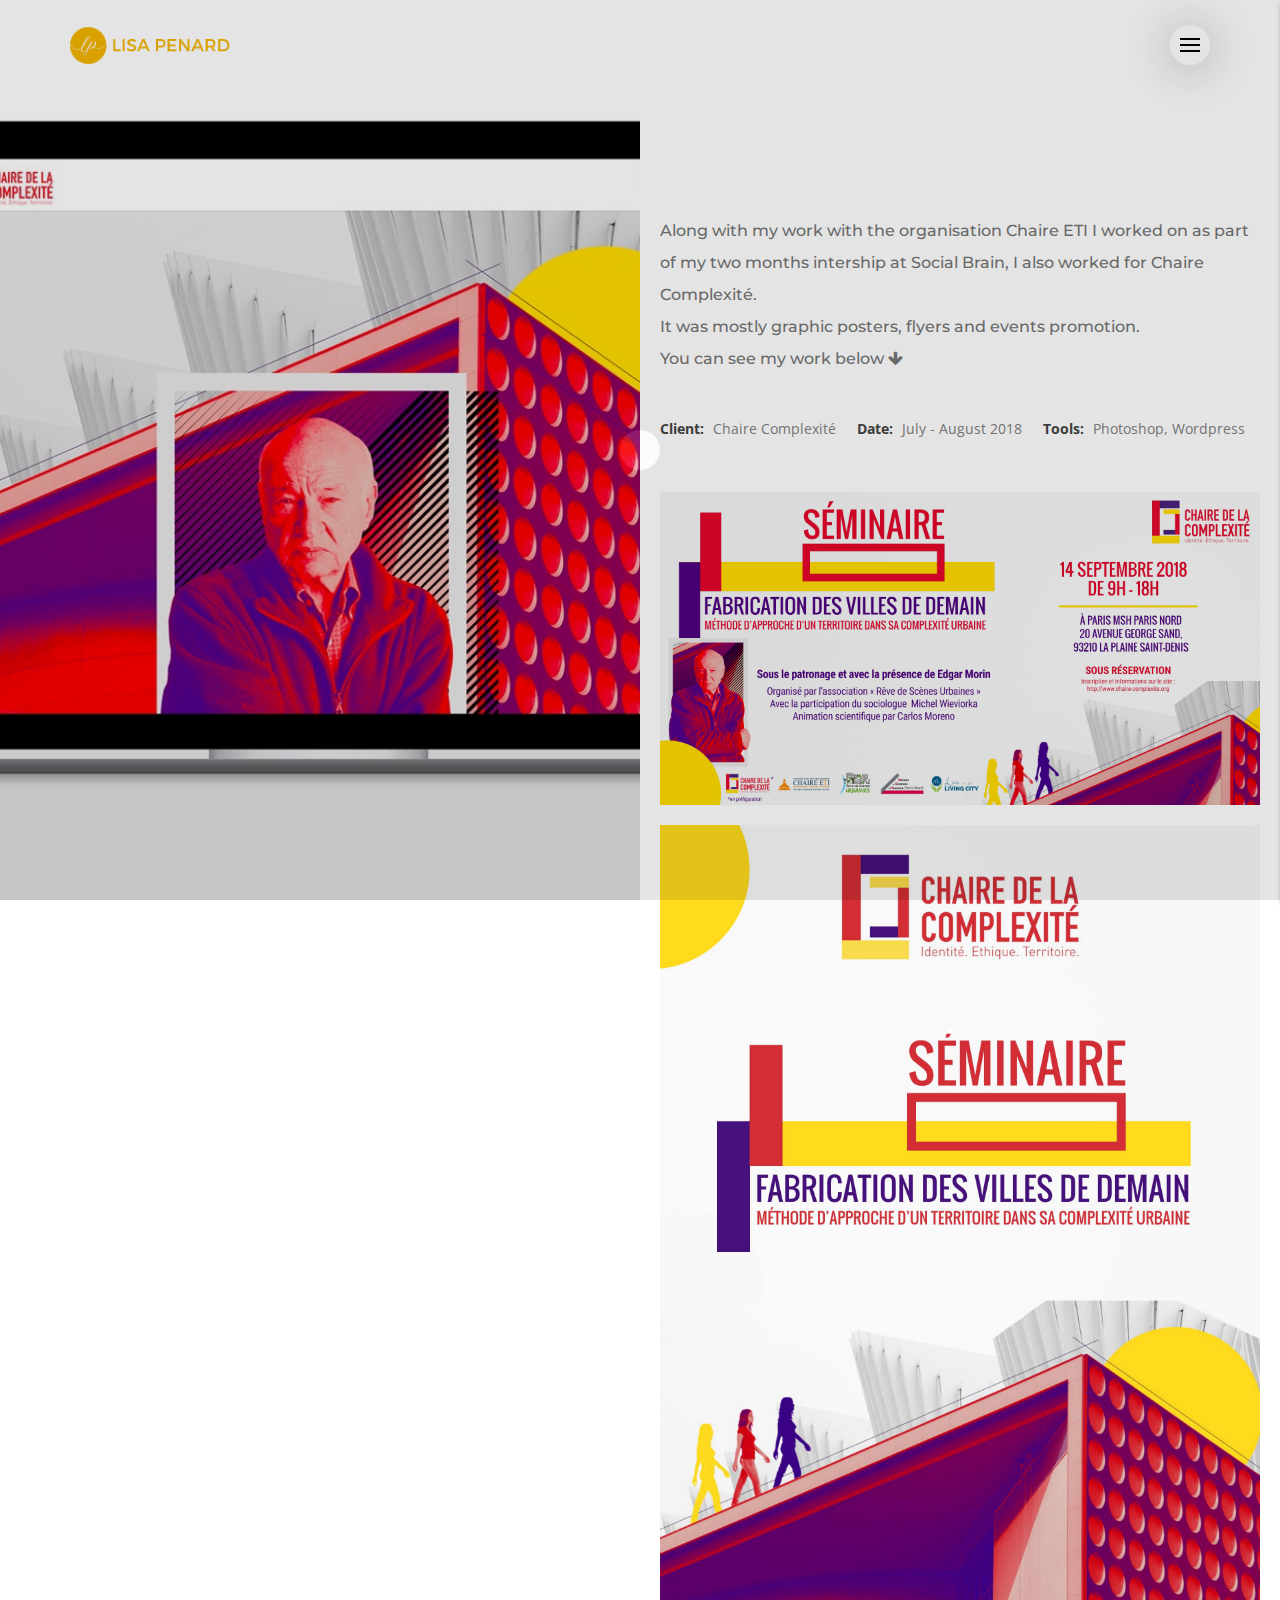
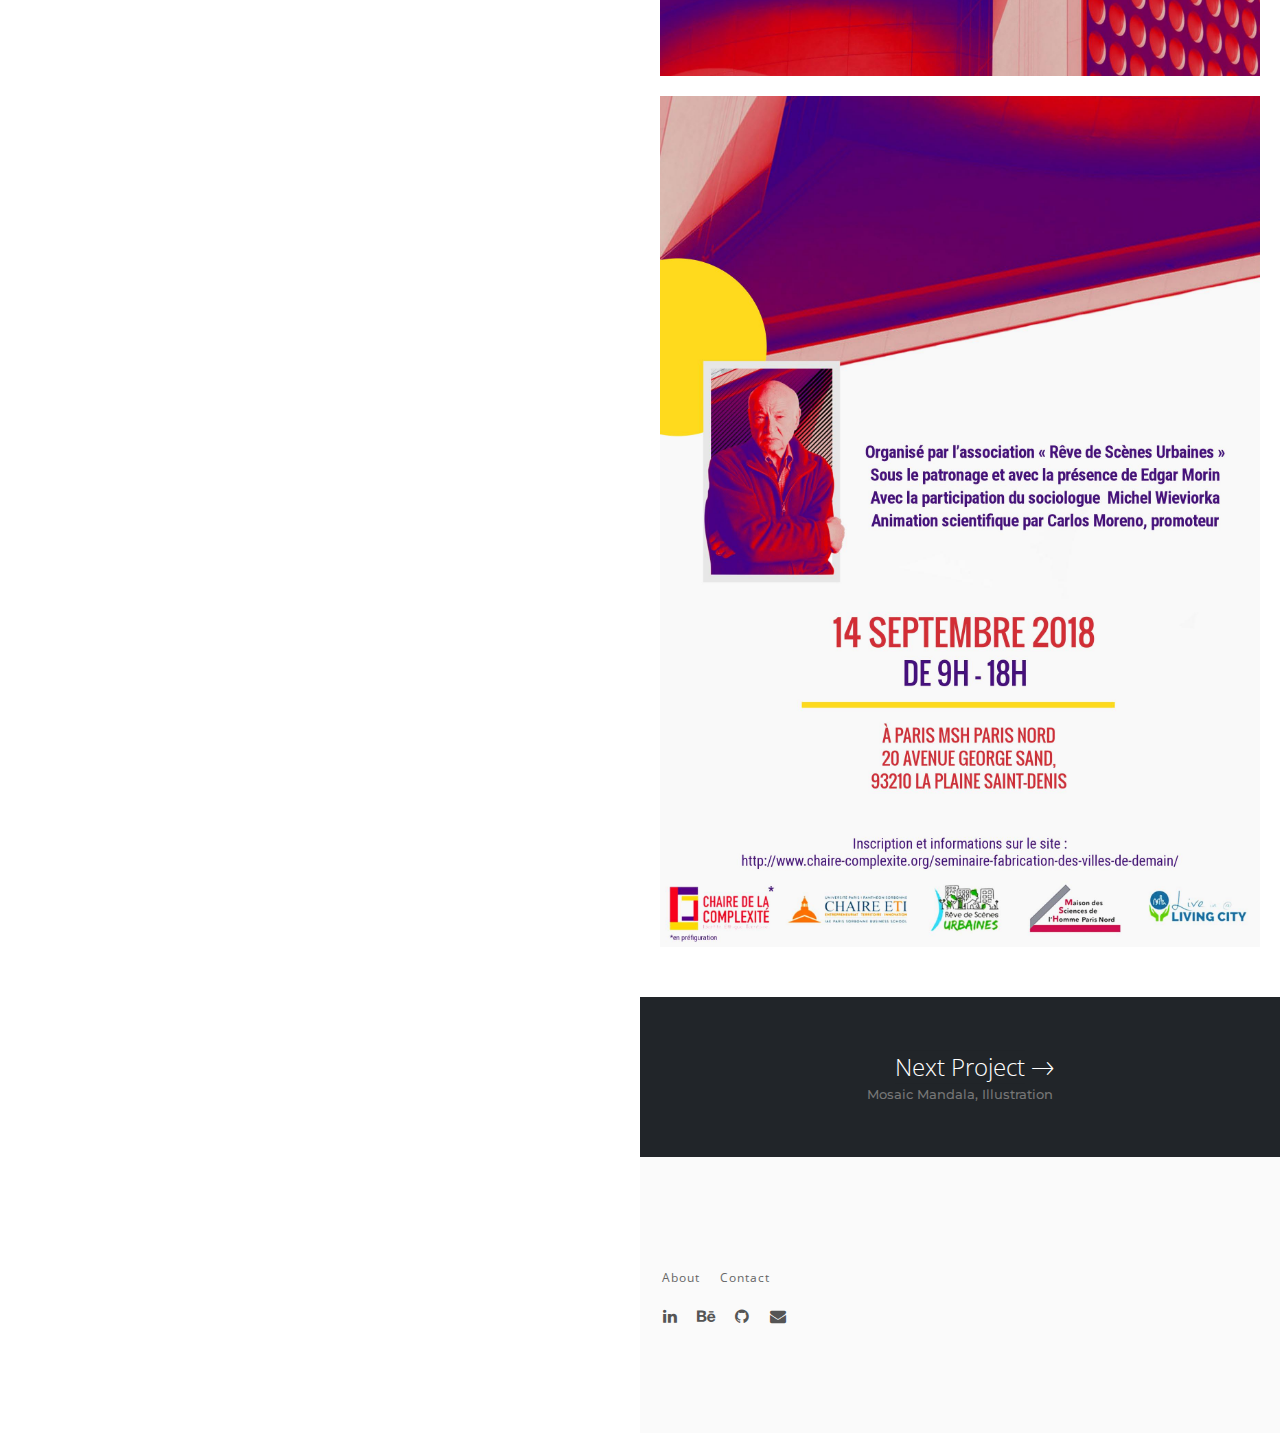
<file: portfolio-chaire-complexite.html>
<!DOCTYPE html>
<html xmlns="http://www.w3.org/1999/xhtml" lang="zxx">
<head>

    <!--=========================*
                Met Data
    *===========================-->
    <meta charset="UTF-8">
    <meta name="viewport" content="width=device-width, initial-scale=1">
    <meta name="description" content="Lisa Penard Portfolio">

    <!--=========================*
              Page Title
    *===========================-->
    <title>Chaire Complexité</title>

    <!--=========================*
                Favicon
    *===========================-->
    <link rel="shortcut icon" type="image/x-icon" href="images/logoLisa.png">

    <!--=========================*
            Bootstrap Css
    *===========================-->
    <link href="css/bootstrap.min.css" rel="stylesheet" type="text/css">

    <!--=========================*
              Custom CSS
    *===========================-->
    <link href="css/style.css" rel="stylesheet" type="text/css">

    <!--=========================*
               Owl CSS
    *===========================-->
    <link href="css/owl.carousel.min.css" rel="stylesheet" type="text/css">
    <link href="css/owl.theme.default.min.css" rel="stylesheet" type="text/css">

    <!--=========================*
               Fancy Box
    *===========================-->
    <link href="css/jquery.fancybox.css" rel="stylesheet"/>

    <!--=========================*
               Swiper
    *===========================-->
    <link rel="stylesheet" href="css/swiper.css">

    <!--=========================*
              Animate CSS
    *===========================-->
    <link href="css/animate.css" rel="stylesheet" type="text/css">

    <!--=========================*
              Toastr CSS
    *===========================-->
    <link rel="stylesheet" href="css/toastr.min.css">

    <!--=========================*
              Slider CSS
    *===========================-->
    <link rel="stylesheet" href="css/cb-slider.css">

    <!--=========================*
            Google Fonts
    *===========================-->

    <!-- Roboto USE: font-family: 'Roboto', sans-serif;-->
    <link href="https://fonts.googleapis.com/css?family=Roboto:100,300,400,500,700" rel="stylesheet">
    <!-- Open Sans USE: font-family: 'Open Sans', sans-serif;-->
    <link href="https://fonts.googleapis.com/css?family=Open+Sans:300,400,600,700" rel="stylesheet">
    <!-- Montserrat USE: font-family: 'Montserrat', sans-serif;-->
    <link href="https://fonts.googleapis.com/css?family=Montserrat:100,200,300,400,500,600,700,800,900"
          rel="stylesheet">

    <!--=========================*
            Font Awesome
    *===========================-->
    <link href="css/font-awesome.css" rel="stylesheet" type="text/css">

    <!--=========================*
               Ionicons
    *===========================-->
    <link href="css/ionicons.min.css" rel="stylesheet"/>

    <!--=========================*
              EtLine Icons
    *===========================-->
    <link href="css/et-line.css" rel="stylesheet"/>

    <!--=========================*
              YTplayer
    *===========================-->
    <link rel="stylesheet" href="css/YTPlayer.css">

    <!-- HTML5 shiv and Respond.js IE8 support of HTML5 elements and media queries -->
    <!--[if lt IE 9]>
    <script src="https://oss.maxcdn.com/html5shiv/3.7.2/html5shiv.min.js"></script>
    <script src="https://oss.maxcdn.com/respond/1.4.2/respond.min.js"></script>
    <![endif]-->

</head>
<body>
<!--
=================================
            PRELOADER
=================================
-->

<div class="loading">
    <div class="spinner">
        <div class="double-bounce1"></div>
        <div class="double-bounce2"></div>
    </div>
</div>

<!-- End Preloader -->

<div id="home"></div>
<!--=========================*
            Header
*===========================-->
<header id="rt_header">
    <!-- Navigation Bar -->
    <nav>
        <div class="navbar-wrapper" id="navigation">
            <div class="navbar navbar-default navbar-fixed-top reveal-menu-home" role="navigation">
                <div class="container nav-container">
                    <div class="row">
                        <div class="col-md-12">
                            <div class="navbar-header">
                                <div class="logo">
                                    <a href="index.html"><img src="images/logoLisaP.png" alt="Logo"></a>
                                </div>
                            </div> <!-- .navbar-header -->
                            <div class="navigation-wrapper">
                                <div class="navigation-button">
                                    <button class="menu-toggle">Menu</button>
                                </div>
                                <div class="navigation-menu">
                                    <ul>
                                        <li><a href="index.html">Home</a></li>
                                        <li><a href="about.html">About</a></li>
                                        <!-- <li><a href="portfolio.html">Portfolio</a></li> -->
                                        <!-- <li><a href="blog-listing-right.html">Blog</a></li> -->
                                        <!-- <li><a href="pricing.html">Pricing</a></li> -->
                                        <li><a href="contact.html">Contact</a></li>
                                    </ul>
                                </div>
                            </div>
                        </div> <!-- .col-md-12 -->
                    </div> <!-- .row -->
                </div> <!-- .container -->
            </div> <!-- .navbar -->
        </div> <!-- .navbar-wrapper -->
    </nav>
    <!-- End Navigation -->
</header>
<!--=========================*
           End Header
*===========================-->

<!--===============================*
           Split Banner Layout
*=================================-->

<div class="split_image" style="background-image: url('images/portfolio/bw23.jpg')">
</div>
<div class="split_portfolio">

    <!--=======================================*
                Portfolio Details Section
    *=========================================-->
    <div id="portfolio_detail" class="mt_portfolio_detail">
        <div class="portfolio_description">
            <div class="portfolio_title">
                <div class="title-container">
                    <h1>Chaire Complexité | Graphism</h1>
                </div>
            </div>
            <div class="portfolio_text">
                <p>
                    Along with my work with the organisation Chaire ETI  I worked on as part of my two months intership at Social Brain, I also worked for Chaire Complexité.
                    <br>It was mostly graphic posters, flyers and events promotion.
                    <br>You can see my work below <i class="fa fa-arrow-down"></i>
                </p>
                <div class="portfolio_other_detail">
                    <ul>
                        <li>
                            <div class="mt_sidebar_tx">
                                <strong>Client:</strong>
                                <span>Chaire Complexité</span>
                            </div>
                        </li>
                        <li>
                            <div class="mt_sidebar_tx">
                                <strong>Date:</strong>
                                <span>July - August 2018</span>
                            </div>
                        </li>
                        <li>
                            <div class="mt_sidebar_tx">
                                <strong>Tools:</strong>
                                <span>Photoshop, Wordpress</span>
                            </div>
                        </li>
                    </ul>
                </div>
                <!-- <a href="#" class="animated_btn">
                    Visit Project
                    <span>
                        <i class="ion-android-arrow-forward"></i>
                    </span>
                </a> -->
            </div>
            <div class="portfolio_imgs" style="margin: -70px 0px;">
                <img src="images/portfolio/bw23-1.jpg" alt="Post Chaire Complexité">
                <img src="images/portfolio/bw23-2.jpg" alt="Flyer Chaire Complexité">
                <img src="images/portfolio/bw23-3.jpg" alt="Flyer Chaire Complexité">
                <!-- <a href="images/portfolio/bw4.jpg" class="fancybox open_img">
                    <img src="images/portfolio/bw4.jpg" alt="">
                </a>
                <a href="images/portfolio/bw8.jpg" class="fancybox open_img">
                    <img src="images/portfolio/bw8.jpg" alt="">
                </a>
                <a href="images/portfolio/bw5.jpg" class="fancybox open_img">
                    <img src="images/portfolio/bw5.jpg" alt="">
                </a> -->
            </div>
        </div>
        <div class="clearfix"></div>
        <div class="portfolio_pagination">
            <a href="portfolio-mosaic-mandala.html" class="next_link">
                <div class="next">
                    <div class="nxt_txt">
                        <span class="next_proj_icon"><i class="ion-ios-arrow-thin-right"></i></span>
                        <em>Next Project</em>
                        <p>Mosaic Mandala, Illustration</p>
                    </div>
                </div>
            </a>
        </div>
    </div>
    <div class="clearfix"></div>
    <!--=============================================*
                End Portfolio Details Section
    *===============================================-->

    <!--=========================*
        Footer
    *===========================-->
    <div class="rt_footer">
        <div class="container">
            <div class="row">
                <div class="col-md-6 text-left footer_links">
                    <ul class="list-style display-inline-b">
                        <!-- <li><a href="portfolio.html">Portfolio</a></li> -->
                        <li><a href="about.html">About</a></li>
                        <!-- <li><a href="#">Pricing</a></li> -->
                        <li><a href="contact.html">Contact</a></li>
                    </ul>
                    <ul class="footer-social">
                        <li>
                            <a href="https://www.linkedin.com/in/lisa-penard/?locale=en_US" target="_blank"><i class="fa fa-linkedin"></i></a>
                        </li>
                        <li>
                            <a href="https://www.behance.net/lisapenard" target="_blank"><i class="fa fa-behance"></i></a>
                        </li>
                        <li>
                            <a href="https://github.com/lisapenard" target="_blank"><i class="fa fa-github"></i></a>
                        </li>
                        <li>
                            <a href="mailto:lipenard@gmail.com"><i class="fa fa-envelope"></i></a>
                        </li>
                    </ul>
                </div>
            </div>
        </div>
    </div>
    <!--=========================*
               End Footer
    *===========================-->
</div>

<!--=====================================*
           End Split Banner Layout
*=======================================-->


<!--=========================*
            Scripts
*===========================-->

<!-- Jquery Js -->
<script src="js/jquery-2.1.1.min.js"></script>
<!-- Bootstrap Js -->
<script src="js/bootstrap.min.js"></script>
<!-- Typed Js -->
<script src="js/typed.js"></script>
<!-- YT Player Js -->
<script src="js/jquery.mb.YTPlayer.js"></script>
<!-- WOW Js -->
<script src="js/wow.min.js"></script>
<!-- Swiper Slider Js -->
<script src="js/swiper.js"></script>
<!-- Masonary Grid -->
<script src="js/masonry.pkgd.min.js"></script>
<!-- Navigation scroll Js -->
<script src="js/jquery.nav.js"></script>
<!-- Owl Carousel Js -->
<script src="js/owl.carousel.min.js"></script>
<!-- Easing Js -->
<script src="js/jquery.easing.min.js"></script>
<!-- Toastr Js -->
<script src="js/toastr.min.js"></script>
<!-- Fancy Box Js -->
<script src="js/jquery.fancybox.pack.js"></script>
<script src="js/waypoint.js"></script>
<script src="js/isotope.min.js"></script>
<script src="js/scroll.min.js"></script>
<!-- Main Js -->
<script src="js/main.js"></script>

</body>
</html>
</file>
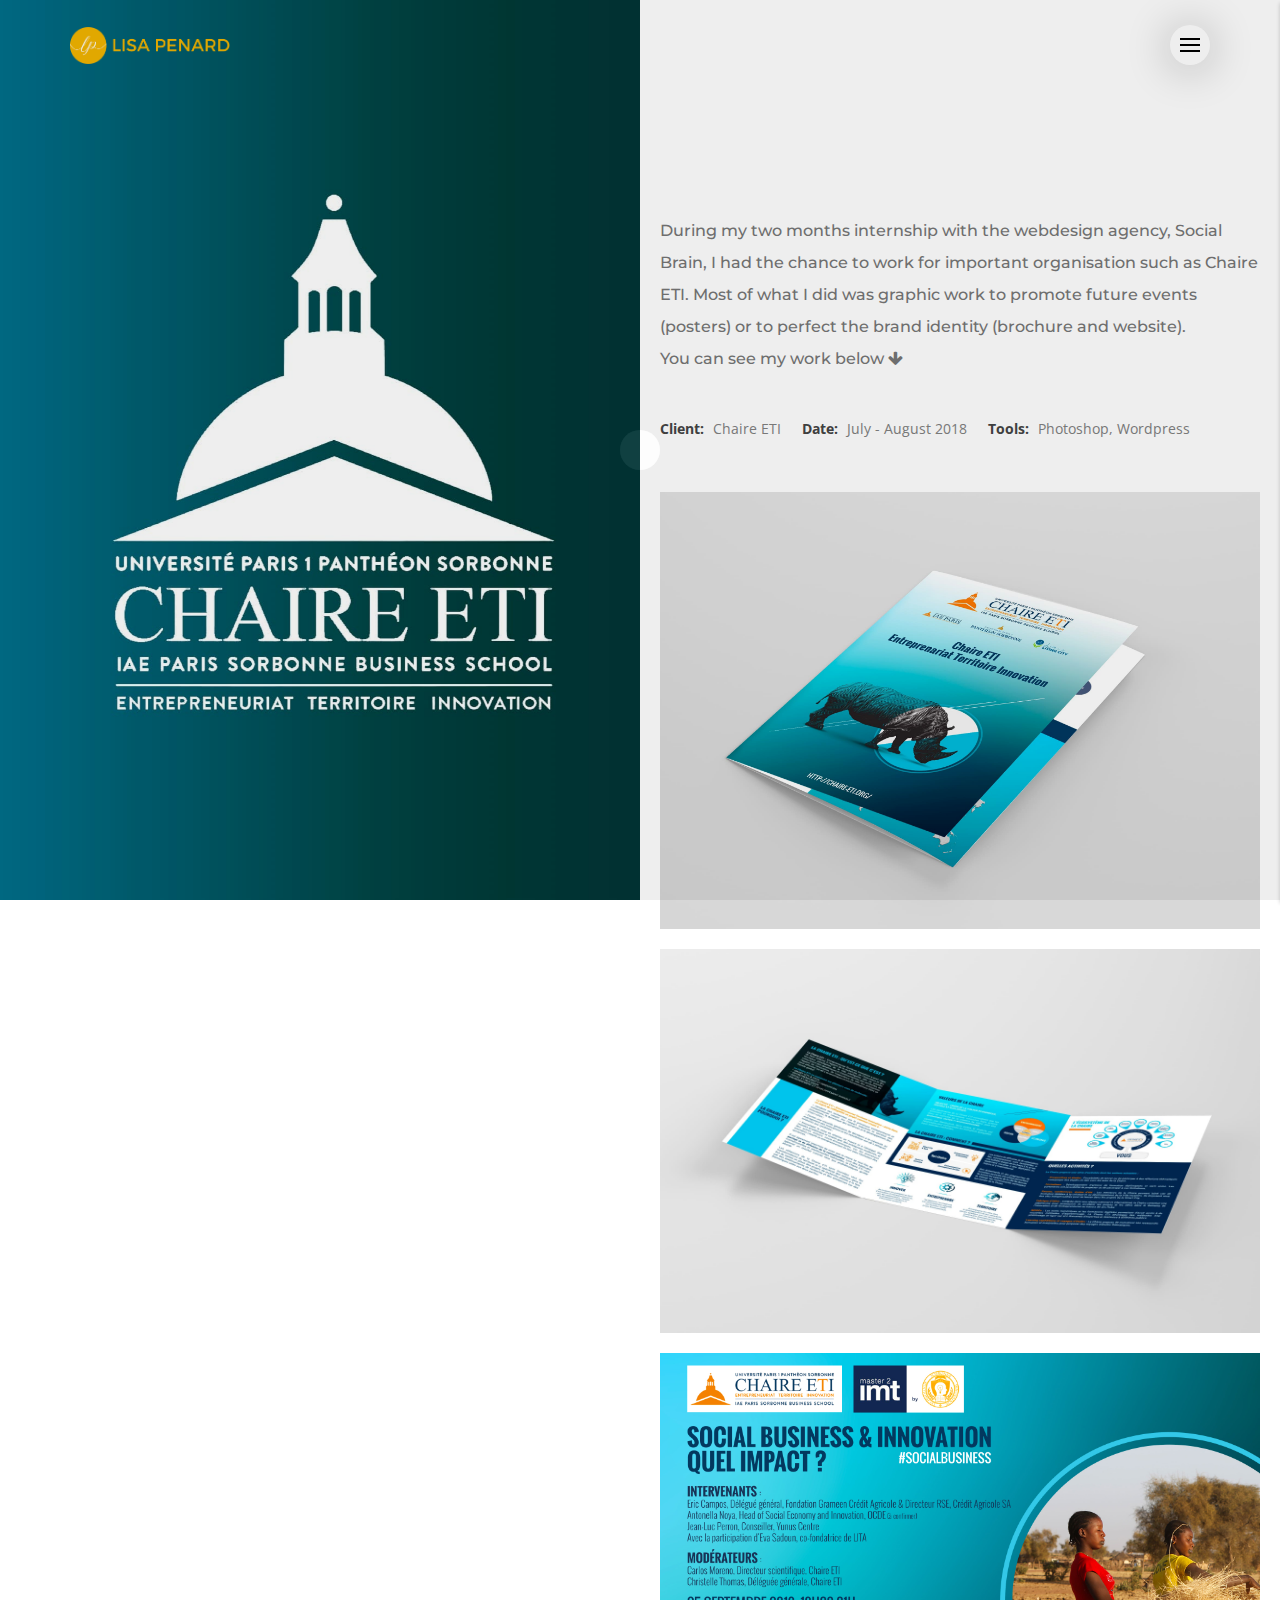
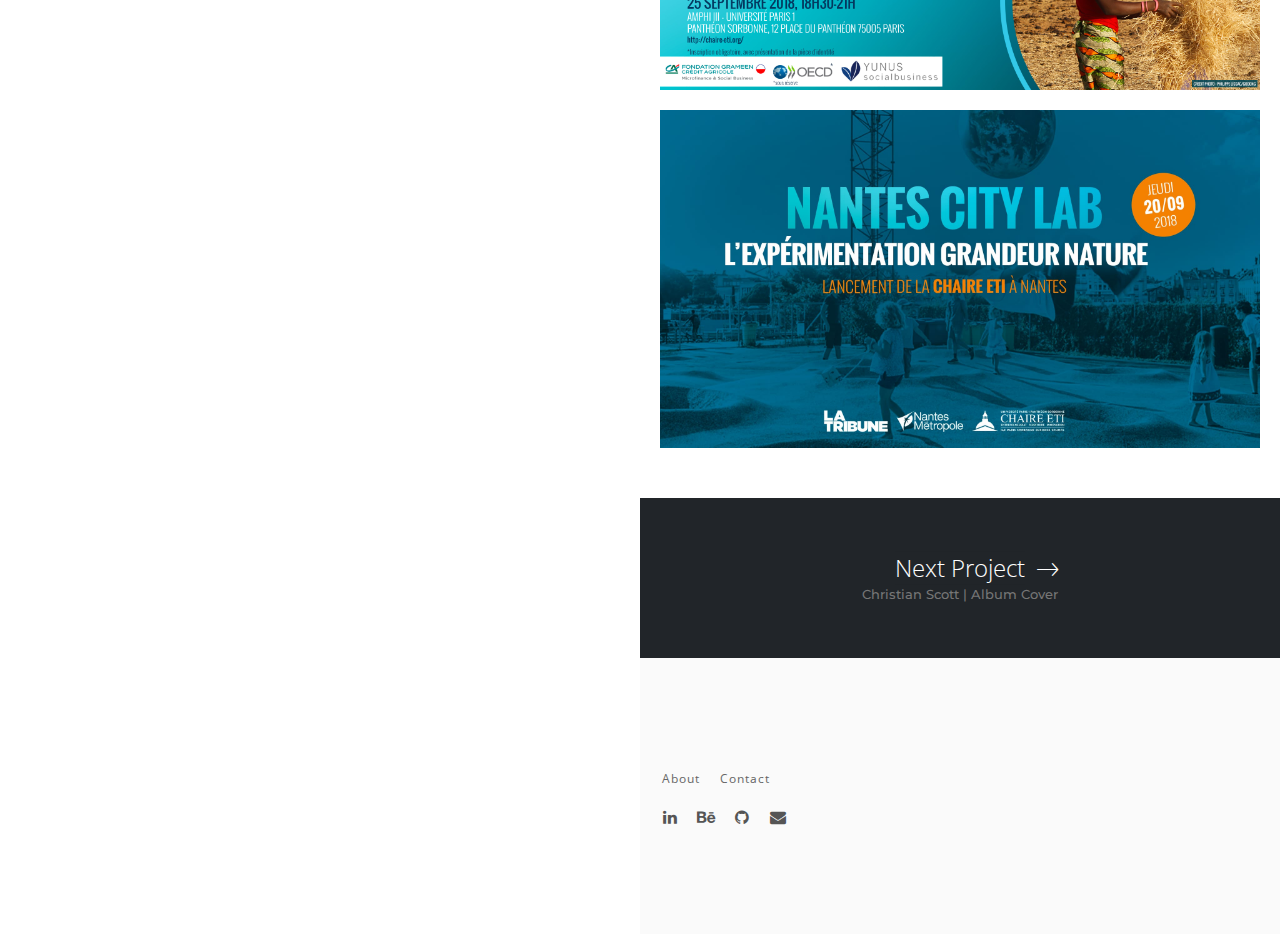
<file: portfolio-chaire-eti.html>
<!DOCTYPE html>
<html xmlns="http://www.w3.org/1999/xhtml" lang="zxx">
<head>

    <!--=========================*
                Met Data
    *===========================-->
    <meta charset="UTF-8">
    <meta name="viewport" content="width=device-width, initial-scale=1">
    <meta name="description" content="Lisa Penard Portfolio">

    <!--=========================*
              Page Title
    *===========================-->
    <title>Chaire ETI</title>

    <!--=========================*
                Favicon
    *===========================-->
    <link rel="shortcut icon" type="image/x-icon" href="images/logoLisa.png">

    <!--=========================*
            Bootstrap Css
    *===========================-->
    <link href="css/bootstrap.min.css" rel="stylesheet" type="text/css">

    <!--=========================*
              Custom CSS
    *===========================-->
    <link href="css/style.css" rel="stylesheet" type="text/css">

    <!--=========================*
               Owl CSS
    *===========================-->
    <link href="css/owl.carousel.min.css" rel="stylesheet" type="text/css">
    <link href="css/owl.theme.default.min.css" rel="stylesheet" type="text/css">

    <!--=========================*
               Fancy Box
    *===========================-->
    <link href="css/jquery.fancybox.css" rel="stylesheet"/>

    <!--=========================*
               Swiper
    *===========================-->
    <link rel="stylesheet" href="css/swiper.css">

    <!--=========================*
              Animate CSS
    *===========================-->
    <link href="css/animate.css" rel="stylesheet" type="text/css">

    <!--=========================*
              Toastr CSS
    *===========================-->
    <link rel="stylesheet" href="css/toastr.min.css">

    <!--=========================*
              Slider CSS
    *===========================-->
    <link rel="stylesheet" href="css/cb-slider.css">

    <!--=========================*
            Google Fonts
    *===========================-->

    <!-- Roboto USE: font-family: 'Roboto', sans-serif;-->
    <link href="https://fonts.googleapis.com/css?family=Roboto:100,300,400,500,700" rel="stylesheet">
    <!-- Open Sans USE: font-family: 'Open Sans', sans-serif;-->
    <link href="https://fonts.googleapis.com/css?family=Open+Sans:300,400,600,700" rel="stylesheet">
    <!-- Montserrat USE: font-family: 'Montserrat', sans-serif;-->
    <link href="https://fonts.googleapis.com/css?family=Montserrat:100,200,300,400,500,600,700,800,900"
          rel="stylesheet">

    <!--=========================*
            Font Awesome
    *===========================-->
    <link href="css/font-awesome.css" rel="stylesheet" type="text/css">

    <!--=========================*
               Ionicons
    *===========================-->
    <link href="css/ionicons.min.css" rel="stylesheet"/>

    <!--=========================*
              EtLine Icons
    *===========================-->
    <link href="css/et-line.css" rel="stylesheet"/>

    <!--=========================*
              YTplayer
    *===========================-->
    <link rel="stylesheet" href="css/YTPlayer.css">

    <!-- HTML5 shiv and Respond.js IE8 support of HTML5 elements and media queries -->
    <!--[if lt IE 9]>
    <script src="https://oss.maxcdn.com/html5shiv/3.7.2/html5shiv.min.js"></script>
    <script src="https://oss.maxcdn.com/respond/1.4.2/respond.min.js"></script>
    <![endif]-->

</head>
<body>
<!--
=================================
            PRELOADER
=================================
-->

<div class="loading">
    <div class="spinner">
        <div class="double-bounce1"></div>
        <div class="double-bounce2"></div>
    </div>
</div>

<!-- End Preloader -->

<div id="home"></div>
<!--=========================*
            Header
*===========================-->
<header id="rt_header">
    <!-- Navigation Bar -->
    <nav>
        <div class="navbar-wrapper" id="navigation">
            <div class="navbar navbar-default navbar-fixed-top reveal-menu-home" role="navigation">
                <div class="container nav-container">
                    <div class="row">
                        <div class="col-md-12">
                            <div class="navbar-header">
                                <div class="logo">
                                    <a href="index.html"><img src="images/logoLisaP.png" alt="Logo"></a>
                                </div>
                            </div> <!-- .navbar-header -->
                            <div class="navigation-wrapper">
                                <div class="navigation-button">
                                    <button class="menu-toggle">Menu</button>
                                </div>
                                <div class="navigation-menu">
                                    <ul>
                                        <li><a href="index.html">Home</a></li>
                                        <li><a href="about.html">About</a></li>
                                        <!-- <li><a href="portfolio.html">Portfolio</a></li> -->
                                        <!-- <li><a href="blog-listing-right.html">Blog</a></li> -->
                                        <!-- <li><a href="pricing.html">Pricing</a></li> -->
                                        <li><a href="contact.html">Contact</a></li>
                                    </ul>
                                </div>
                            </div>
                        </div> <!-- .col-md-12 -->
                    </div> <!-- .row -->
                </div> <!-- .container -->
            </div> <!-- .navbar -->
        </div> <!-- .navbar-wrapper -->
    </nav>
    <!-- End Navigation -->
</header>
<!--=========================*
           End Header
*===========================-->

<!--===============================*
           Split Banner Layout
*=================================-->

<div class="split_image" style="background-image: url('images/portfolio/bw22.jpg')">
</div>
<div class="split_portfolio">

    <!--=======================================*
                Portfolio Details Section
    *=========================================-->
    <div id="portfolio_detail" class="mt_portfolio_detail">
        <div class="portfolio_description">
            <div class="portfolio_title">
                <div class="title-container">
                    <h1>Chaire ETI | Graphism</h1>
                </div>
            </div>
            <div class="portfolio_text">
                <p>
                    During my two months internship with the webdesign agency, Social Brain, I had the chance to work for important organisation such as Chaire ETI.
                    Most of what I did was graphic work to promote future events (posters) or to perfect the brand identity (brochure and website).
                    <br>You can see my work below <i class="fa fa-arrow-down"></i>
                </p>
                <div class="portfolio_other_detail">
                    <ul>
                        <li>
                            <div class="mt_sidebar_tx">
                                <strong>Client:</strong>
                                <span>Chaire ETI</span>
                            </div>
                        </li>
                        <li>
                            <div class="mt_sidebar_tx">
                                <strong>Date:</strong>
                                <span>July - August 2018</span>
                            </div>
                        </li>
                        <li>
                            <div class="mt_sidebar_tx">
                                <strong>Tools:</strong>
                                <span>Photoshop, Wordpress</span>
                            </div>
                        </li>
                    </ul>
                </div>
                <!-- <a href="#" class="animated_btn">
                    Visit Project
                    <span>
                        <i class="ion-android-arrow-forward"></i>
                    </span>
                </a> -->
            </div>
            <div class="portfolio_imgs" style="margin: -70px 0px;">
                <img src="images/portfolio/bw22-1.jpg" alt="Brochure Chaire ETI">
                <img src="images/portfolio/bw22-2.jpg" alt="Brochure Chaire ETI">
                <img src="images/portfolio/bw22-3.jpg" alt="Post Chaire ETI">
                <img src="images/portfolio/bw22-4.jpg" alt="Post Chaire ETI">
                <!-- <a href="images/portfolio/bw4.jpg" class="fancybox open_img">
                    <img src="images/portfolio/bw4.jpg" alt="">
                </a>
                <a href="images/portfolio/bw8.jpg" class="fancybox open_img">
                    <img src="images/portfolio/bw8.jpg" alt="">
                </a>
                <a href="images/portfolio/bw5.jpg" class="fancybox open_img">
                    <img src="images/portfolio/bw5.jpg" alt="">
                </a> -->
            </div>
        </div>
        <div class="clearfix"></div>
        <div class="portfolio_pagination">
            <a href="portfolio-christian-scott.html" class="next_link">
                <div class="next">
                    <div class="nxt_txt">
                        <span class="next_proj_icon"><i class="ion-ios-arrow-thin-right"></i></span>
                        <em>Next Project</em>
                        <p>Christian Scott | Album Cover</p>
                    </div>
                </div>
            </a>
        </div>
    </div>
    <div class="clearfix"></div>
    <!--=============================================*
                End Portfolio Details Section
    *===============================================-->

    <!--=========================*
        Footer
    *===========================-->
    <div class="rt_footer">
        <div class="container">
            <div class="row">
                <div class="col-md-6 text-left footer_links">
                    <ul class="list-style display-inline-b">
                        <!-- <li><a href="portfolio.html">Portfolio</a></li> -->
                        <li><a href="about.html">About</a></li>
                        <!-- <li><a href="#">Pricing</a></li> -->
                        <li><a href="contact.html">Contact</a></li>
                    </ul>
                    <ul class="footer-social">
                        <li>
                            <a href="https://www.linkedin.com/in/lisa-penard/?locale=en_US" target="_blank"><i class="fa fa-linkedin"></i></a>
                        </li>
                        <li>
                            <a href="https://www.behance.net/lisapenard" target="_blank"><i class="fa fa-behance"></i></a>
                        </li>
                        <li>
                            <a href="https://github.com/lisapenard" target="_blank"><i class="fa fa-github"></i></a>
                        </li>
                        <li>
                            <a href="mailto:lipenard@gmail.com"><i class="fa fa-envelope"></i></a>
                        </li>
                    </ul>
                </div>
            </div>
        </div>
    </div>
    <!--=========================*
               End Footer
    *===========================-->
</div>

<!--=====================================*
           End Split Banner Layout
*=======================================-->


<!--=========================*
            Scripts
*===========================-->

<!-- Jquery Js -->
<script src="js/jquery-2.1.1.min.js"></script>
<!-- Bootstrap Js -->
<script src="js/bootstrap.min.js"></script>
<!-- Typed Js -->
<script src="js/typed.js"></script>
<!-- YT Player Js -->
<script src="js/jquery.mb.YTPlayer.js"></script>
<!-- WOW Js -->
<script src="js/wow.min.js"></script>
<!-- Swiper Slider Js -->
<script src="js/swiper.js"></script>
<!-- Masonary Grid -->
<script src="js/masonry.pkgd.min.js"></script>
<!-- Navigation scroll Js -->
<script src="js/jquery.nav.js"></script>
<!-- Owl Carousel Js -->
<script src="js/owl.carousel.min.js"></script>
<!-- Easing Js -->
<script src="js/jquery.easing.min.js"></script>
<!-- Toastr Js -->
<script src="js/toastr.min.js"></script>
<!-- Fancy Box Js -->
<script src="js/jquery.fancybox.pack.js"></script>
<script src="js/waypoint.js"></script>
<script src="js/isotope.min.js"></script>
<script src="js/scroll.min.js"></script>
<!-- Main Js -->
<script src="js/main.js"></script>

</body>
</html>
</file>
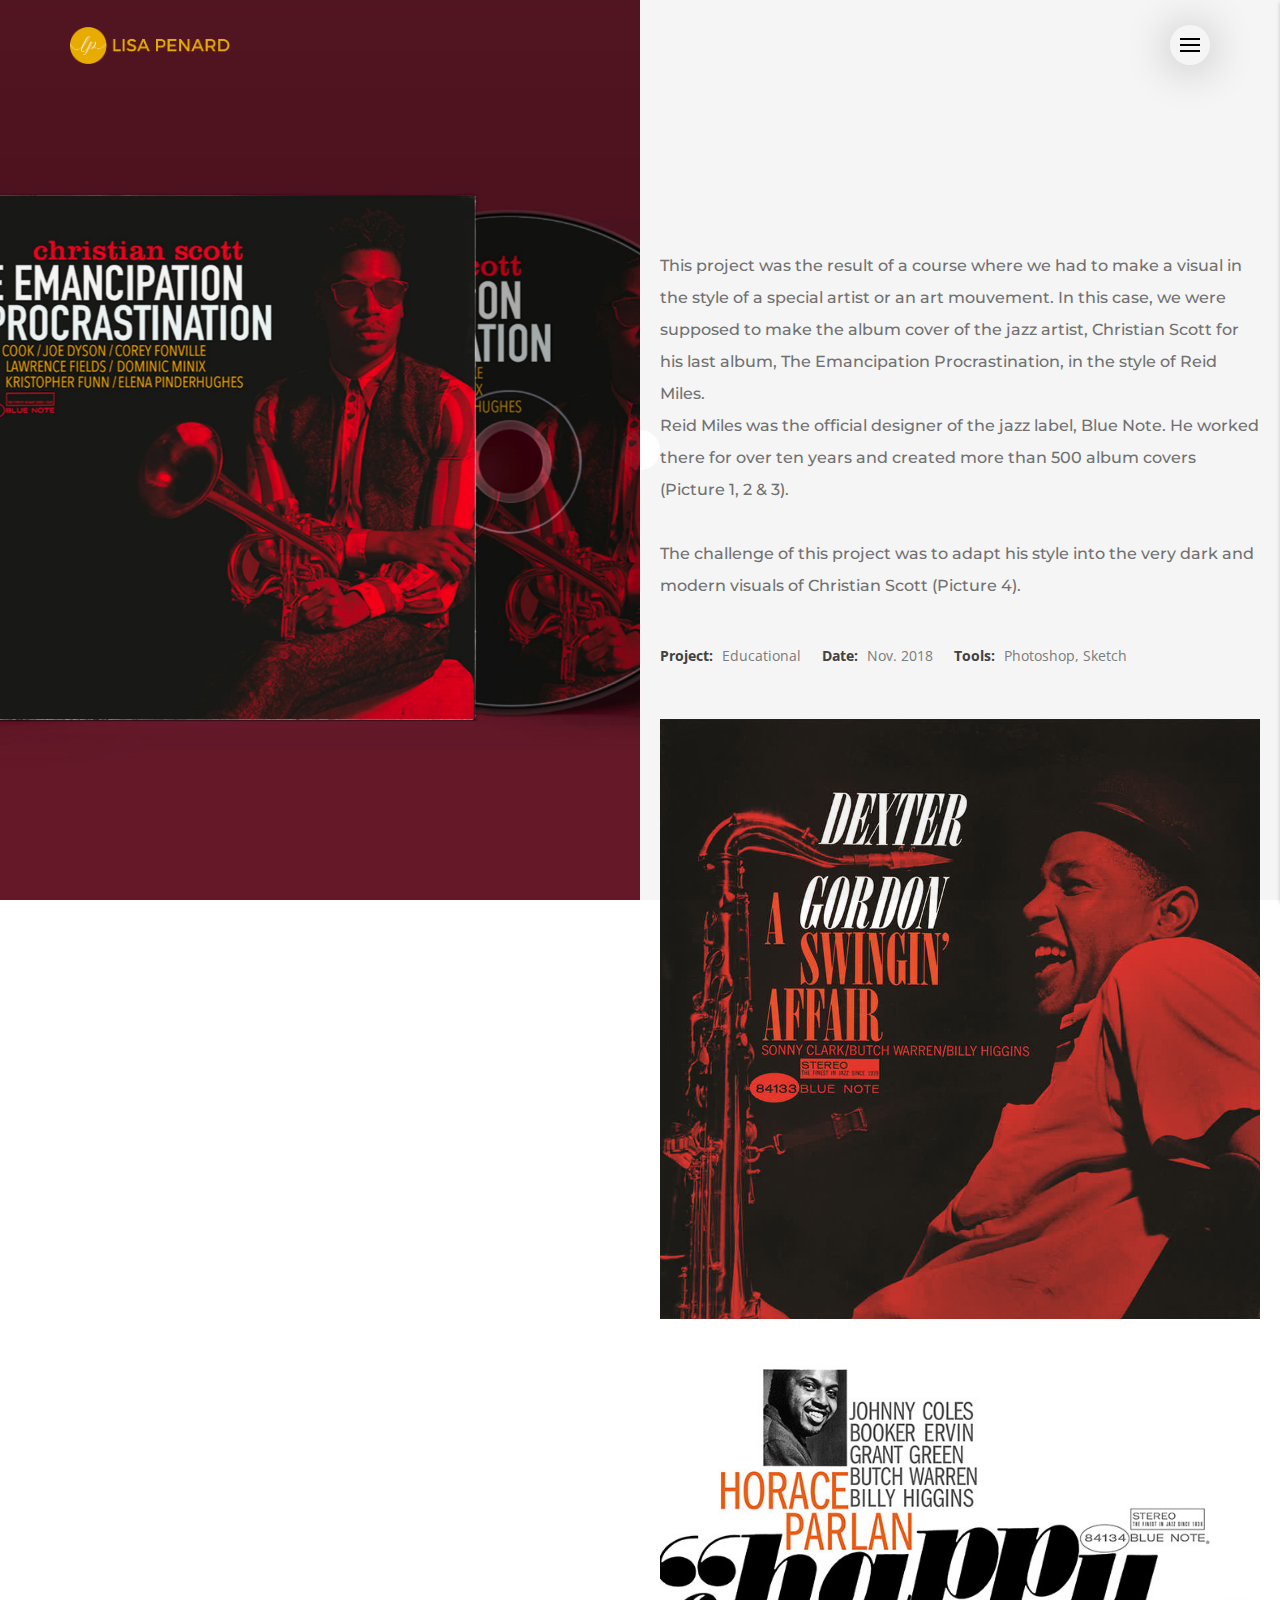
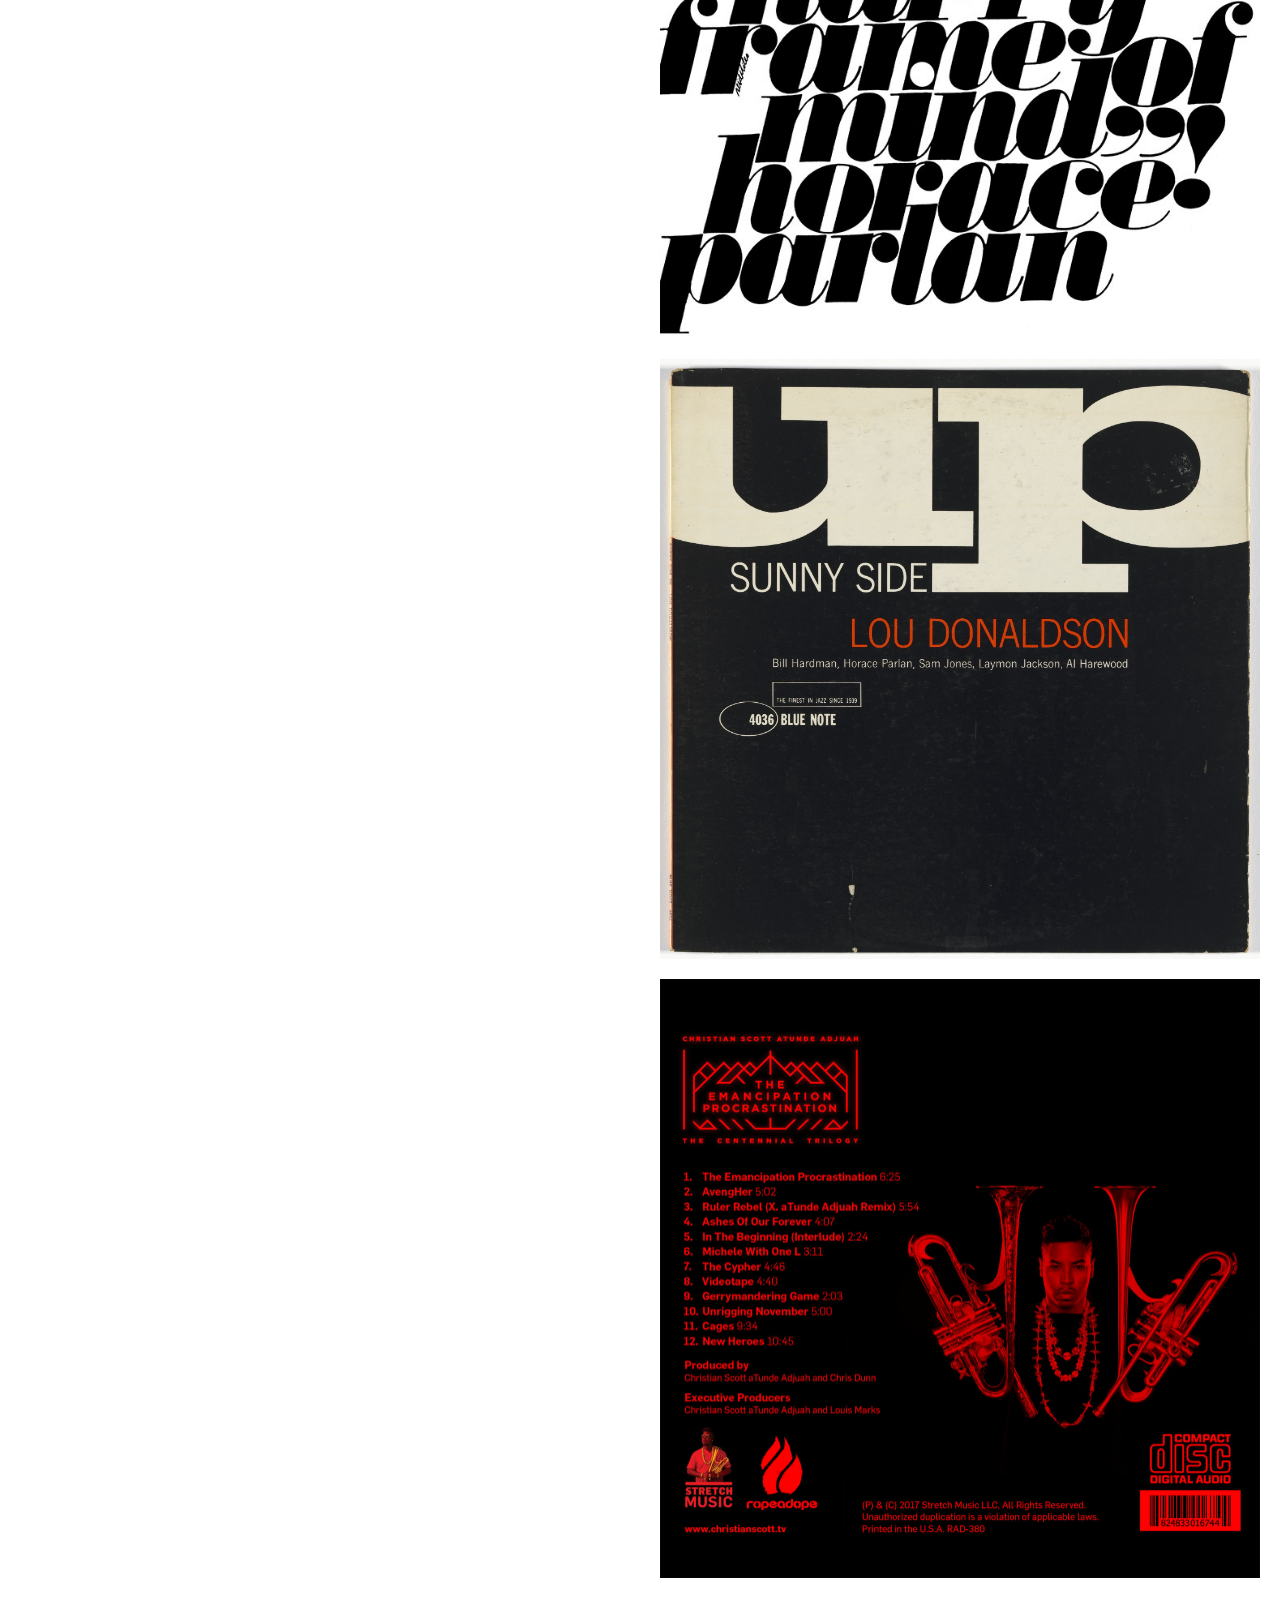
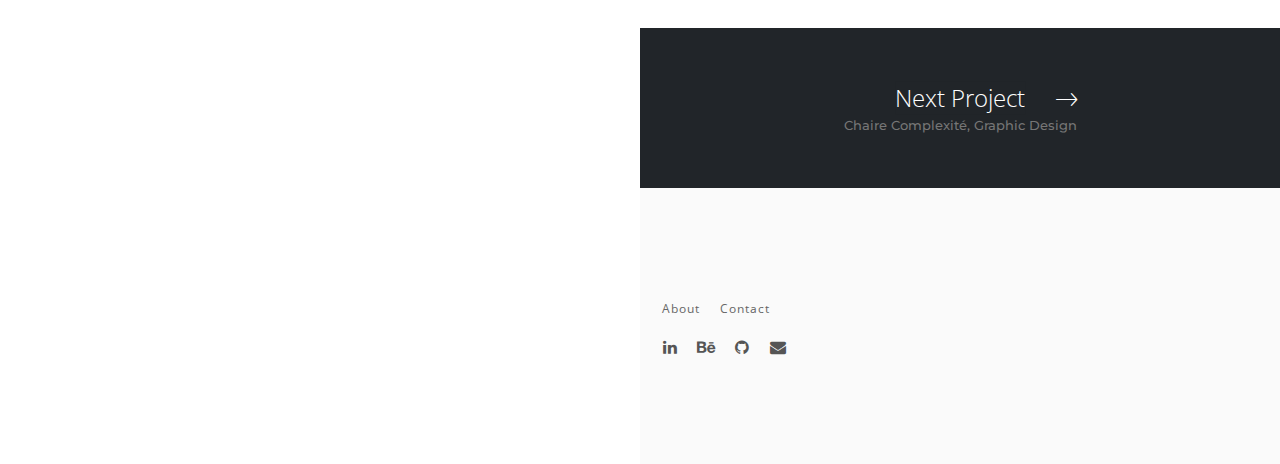
<file: portfolio-christian-scott.html>
<!DOCTYPE html>
<html xmlns="http://www.w3.org/1999/xhtml" lang="zxx">
<head>

    <!--=========================*
                Met Data
    *===========================-->
    <meta charset="UTF-8">
    <meta name="viewport" content="width=device-width, initial-scale=1">
    <meta name="description" content="Lisa Penard Portfolio">

    <!--=========================*
              Page Title
    *===========================-->
    <title>Christian Scott</title>

    <!--=========================*
                Favicon
    *===========================-->
    <link rel="shortcut icon" type="image/x-icon" href="images/logoLisa.png">

    <!--=========================*
            Bootstrap Css
    *===========================-->
    <link href="css/bootstrap.min.css" rel="stylesheet" type="text/css">

    <!--=========================*
              Custom CSS
    *===========================-->
    <link href="css/style.css" rel="stylesheet" type="text/css">

    <!--=========================*
               Owl CSS
    *===========================-->
    <link href="css/owl.carousel.min.css" rel="stylesheet" type="text/css">
    <link href="css/owl.theme.default.min.css" rel="stylesheet" type="text/css">

    <!--=========================*
               Fancy Box
    *===========================-->
    <link href="css/jquery.fancybox.css" rel="stylesheet"/>

    <!--=========================*
               Swiper
    *===========================-->
    <link rel="stylesheet" href="css/swiper.css">

    <!--=========================*
              Animate CSS
    *===========================-->
    <link href="css/animate.css" rel="stylesheet" type="text/css">

    <!--=========================*
              Toastr CSS
    *===========================-->
    <link rel="stylesheet" href="css/toastr.min.css">

    <!--=========================*
              Slider CSS
    *===========================-->
    <link rel="stylesheet" href="css/cb-slider.css">

    <!--=========================*
            Google Fonts
    *===========================-->

    <!-- Roboto USE: font-family: 'Roboto', sans-serif;-->
    <link href="https://fonts.googleapis.com/css?family=Roboto:100,300,400,500,700" rel="stylesheet">
    <!-- Open Sans USE: font-family: 'Open Sans', sans-serif;-->
    <link href="https://fonts.googleapis.com/css?family=Open+Sans:300,400,600,700" rel="stylesheet">
    <!-- Montserrat USE: font-family: 'Montserrat', sans-serif;-->
    <link href="https://fonts.googleapis.com/css?family=Montserrat:100,200,300,400,500,600,700,800,900"
          rel="stylesheet">

    <!--=========================*
            Font Awesome
    *===========================-->
    <link href="css/font-awesome.css" rel="stylesheet" type="text/css">

    <!--=========================*
               Ionicons
    *===========================-->
    <link href="css/ionicons.min.css" rel="stylesheet"/>

    <!--=========================*
              EtLine Icons
    *===========================-->
    <link href="css/et-line.css" rel="stylesheet"/>

    <!--=========================*
              YTplayer
    *===========================-->
    <link rel="stylesheet" href="css/YTPlayer.css">

    <!-- HTML5 shiv and Respond.js IE8 support of HTML5 elements and media queries -->
    <!--[if lt IE 9]>
    <script src="https://oss.maxcdn.com/html5shiv/3.7.2/html5shiv.min.js"></script>
    <script src="https://oss.maxcdn.com/respond/1.4.2/respond.min.js"></script>
    <![endif]-->

</head>
<body>
<!--
=================================
            PRELOADER
=================================
-->

<div class="loading">
    <div class="spinner">
        <div class="double-bounce1"></div>
        <div class="double-bounce2"></div>
    </div>
</div>

<!-- End Preloader -->

<div id="home"></div>
<!--=========================*
            Header
*===========================-->
<header id="rt_header">
    <!-- Navigation Bar -->
    <nav>
        <div class="navbar-wrapper" id="navigation">
            <div class="navbar navbar-default navbar-fixed-top reveal-menu-home" role="navigation">
                <div class="container nav-container">
                    <div class="row">
                        <div class="col-md-12">
                            <div class="navbar-header">
                                <div class="logo">
                                    <a href="index.html"><img src="images/logoLisaP.png" alt="Logo"></a>
                                </div>
                            </div> <!-- .navbar-header -->
                            <div class="navigation-wrapper">
                                <div class="navigation-button">
                                    <button class="menu-toggle">Menu</button>
                                </div>
                                <div class="navigation-menu">
                                    <ul>
                                        <li><a href="index.html">Home</a></li>
                                        <li><a href="about.html">About</a></li>
                                        <!-- <li><a href="portfolio.html">Portfolio</a></li> -->
                                        <!-- <li><a href="blog-listing-right.html">Blog</a></li> -->
                                        <!-- <li><a href="pricing.html">Pricing</a></li> -->
                                        <li><a href="contact.html">Contact</a></li>
                                    </ul>
                                </div>
                            </div>
                        </div> <!-- .col-md-12 -->
                    </div> <!-- .row -->
                </div> <!-- .container -->
            </div> <!-- .navbar -->
        </div> <!-- .navbar-wrapper -->
    </nav>
    <!-- End Navigation -->
</header>
<!--=========================*
           End Header
*===========================-->

<!--===============================*
           Split Banner Layout
*=================================-->

<div class="split_image" style="background-image: url('images/portfolio/bw24.jpg')">
</div>
<div class="split_portfolio">

    <!--=======================================*
                Portfolio Details Section
    *=========================================-->
    <div id="portfolio_detail" class="mt_portfolio_detail">
        <div class="portfolio_description">
            <div class="portfolio_title">
                <div class="title-container">
                    <h1>Christian Scott Album Cover, Creation</h1>
                </div>
            </div>
            <div class="portfolio_text">
                <p>
                    This project was the result of a course where we had to make a visual in the style of a special artist or an art mouvement. 
                    In this case, we were supposed to make the album cover of the jazz artist, Christian Scott for his last album, The Emancipation Procrastination, in the style of Reid Miles.
                    <br>Reid Miles was the official designer of the jazz label, Blue Note. He worked there for over ten years and created more than 500 album covers (Picture 1, 2 &amp; 3).
                    
                    <br><br>The challenge of this project was to adapt his style into the very dark and modern visuals of Christian Scott (Picture 4).
                </p>
                <div class="portfolio_other_detail">
                    <ul>
                        <li>
                            <div class="mt_sidebar_tx">
                                <strong>Project:</strong>
                                <span>Educational</span>
                            </div>
                        </li>
                        <li>
                            <div class="mt_sidebar_tx">
                                <strong>Date:</strong>
                                <span>Nov. 2018</span>
                            </div>
                        </li>
                        <li>
                            <div class="mt_sidebar_tx">
                                <strong>Tools:</strong>
                                <span>Photoshop, Sketch</span>
                            </div>
                        </li>
                    </ul>
                </div>
                <!-- <a href="#" class="animated_btn">
                    Visit Project
                    <span>
                        <i class="ion-android-arrow-forward"></i>
                    </span>
                </a> -->
            </div>
            <div class="portfolio_imgs" style="margin: -70px 0px;">
                <img src="images/portfolio/bw16-reidmiles2.jpg" alt="Reid Miles">
                <img src="images/portfolio/bw16-reidmiles1.jpg" alt="Reid Miles">
                <img src="images/portfolio/bw16-reidmiles3.jpg" alt="Reid Miles">
                <img src="images/portfolio/bw16-cscott.jpg" alt="Christian Scott Album">
                <!-- <a href="images/portfolio/bw4.jpg" class="fancybox open_img">
                    <img src="images/portfolio/bw4.jpg" alt="">
                </a>
                <a href="images/portfolio/bw8.jpg" class="fancybox open_img">
                    <img src="images/portfolio/bw8.jpg" alt="">
                </a>
                <a href="images/portfolio/bw5.jpg" class="fancybox open_img">
                    <img src="images/portfolio/bw5.jpg" alt="">
                </a> -->
            </div>
        </div>
        <div class="clearfix"></div>
        <div class="portfolio_pagination">
            <a href="portfolio-chaire-complexite.html" class="next_link">
                <div class="next">
                    <div class="nxt_txt">
                        <span class="next_proj_icon"><i class="ion-ios-arrow-thin-right"></i></span>
                        <em>Next Project</em>
                        <p>Chaire Complexité, Graphic Design</p>
                    </div>
                </div>
            </a>
        </div>
    </div>
    <div class="clearfix"></div>
    <!--=============================================*
                End Portfolio Details Section
    *===============================================-->

    <!--=========================*
        Footer
    *===========================-->
    <div class="rt_footer">
        <div class="container">
            <div class="row">
                <div class="col-md-6 text-left footer_links">
                    <ul class="list-style display-inline-b">
                        <!-- <li><a href="portfolio.html">Portfolio</a></li> -->
                        <li><a href="about.html">About</a></li>
                        <!-- <li><a href="#">Pricing</a></li> -->
                        <li><a href="contact.html">Contact</a></li>
                    </ul>
                    <ul class="footer-social">
                        <li>
                            <a href="https://www.linkedin.com/in/lisa-penard/?locale=en_US" target="_blank"><i class="fa fa-linkedin"></i></a>
                        </li>
                        <li>
                            <a href="https://www.behance.net/lisapenard" target="_blank"><i class="fa fa-behance"></i></a>
                        </li>
                        <li>
                            <a href="https://github.com/lisapenard" target="_blank"><i class="fa fa-github"></i></a>
                        </li>
                        <li>
                            <a href="mailto:lipenard@gmail.com"><i class="fa fa-envelope"></i></a>
                        </li>
                    </ul>
                </div>
            </div>
        </div>
    </div>
    <!--=========================*
               End Footer
    *===========================-->
</div>

<!--=====================================*
           End Split Banner Layout
*=======================================-->


<!--=========================*
            Scripts
*===========================-->

<!-- Jquery Js -->
<script src="js/jquery-2.1.1.min.js"></script>
<!-- Bootstrap Js -->
<script src="js/bootstrap.min.js"></script>
<!-- Typed Js -->
<script src="js/typed.js"></script>
<!-- YT Player Js -->
<script src="js/jquery.mb.YTPlayer.js"></script>
<!-- WOW Js -->
<script src="js/wow.min.js"></script>
<!-- Swiper Slider Js -->
<script src="js/swiper.js"></script>
<!-- Masonary Grid -->
<script src="js/masonry.pkgd.min.js"></script>
<!-- Navigation scroll Js -->
<script src="js/jquery.nav.js"></script>
<!-- Owl Carousel Js -->
<script src="js/owl.carousel.min.js"></script>
<!-- Easing Js -->
<script src="js/jquery.easing.min.js"></script>
<!-- Toastr Js -->
<script src="js/toastr.min.js"></script>
<!-- Fancy Box Js -->
<script src="js/jquery.fancybox.pack.js"></script>
<script src="js/waypoint.js"></script>
<script src="js/isotope.min.js"></script>
<script src="js/scroll.min.js"></script>
<!-- Main Js -->
<script src="js/main.js"></script>

</body>
</html>
</file>
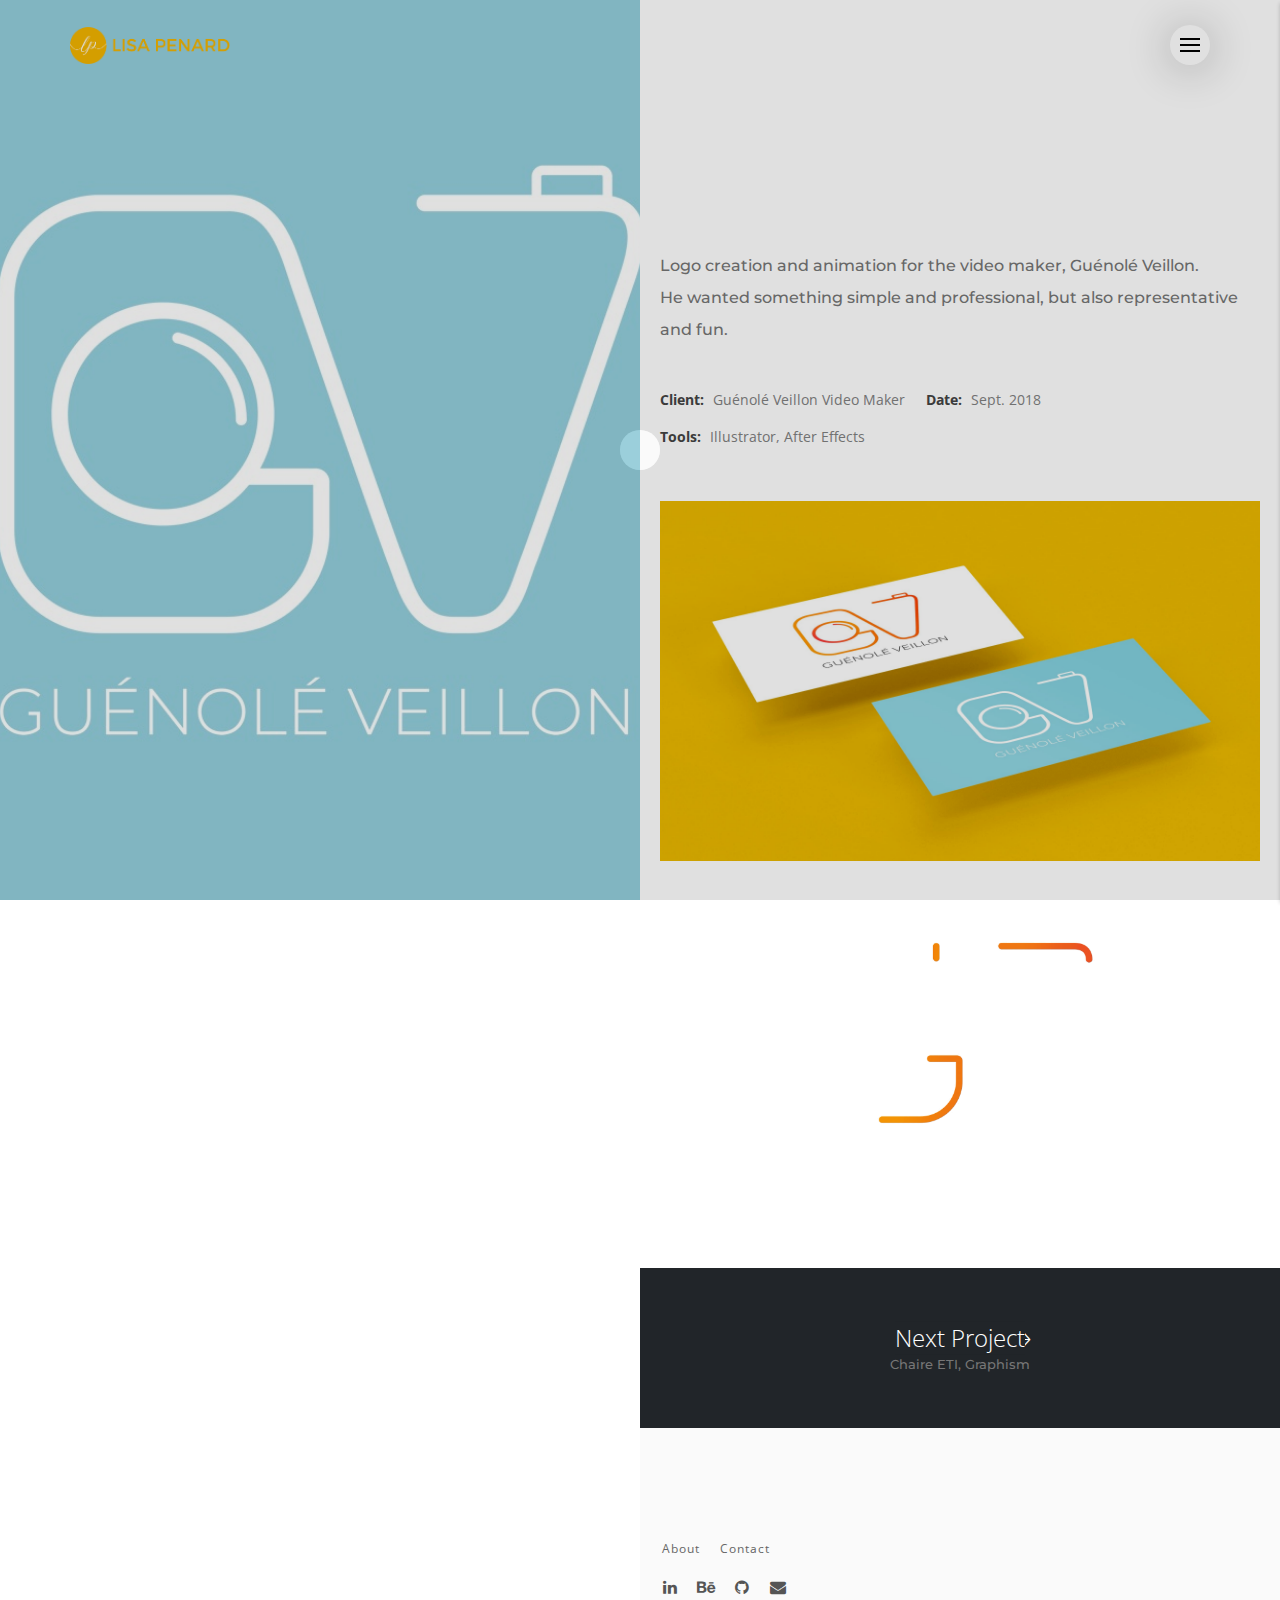
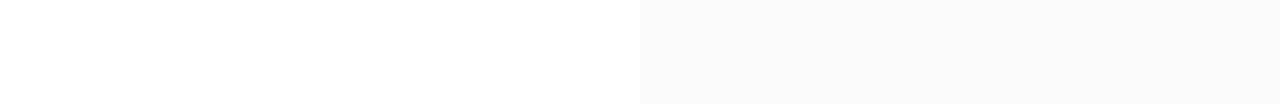
<file: portfolio-guenole-veillon-logo.html>
<!DOCTYPE html>
<html xmlns="http://www.w3.org/1999/xhtml" lang="zxx">
<head>

    <!--=========================*
                Met Data
    *===========================-->
    <meta charset="UTF-8">
    <meta name="viewport" content="width=device-width, initial-scale=1">
    <meta name="description" content="Lisa Penard Portfolio">

    <!--=========================*
              Page Title
    *===========================-->
    <title>Guénolé Veillon Video</title>

    <!--=========================*
                Favicon
    *===========================-->
    <link rel="shortcut icon" type="image/x-icon" href="images/logoLisa.png">

    <!--=========================*
            Bootstrap Css
    *===========================-->
    <link href="css/bootstrap.min.css" rel="stylesheet" type="text/css">

    <!--=========================*
              Custom CSS
    *===========================-->
    <link href="css/style.css" rel="stylesheet" type="text/css">

    <!--=========================*
               Owl CSS
    *===========================-->
    <link href="css/owl.carousel.min.css" rel="stylesheet" type="text/css">
    <link href="css/owl.theme.default.min.css" rel="stylesheet" type="text/css">

    <!--=========================*
               Fancy Box
    *===========================-->
    <link href="css/jquery.fancybox.css" rel="stylesheet"/>

    <!--=========================*
               Swiper
    *===========================-->
    <link rel="stylesheet" href="css/swiper.css">

    <!--=========================*
              Animate CSS
    *===========================-->
    <link href="css/animate.css" rel="stylesheet" type="text/css">

    <!--=========================*
              Toastr CSS
    *===========================-->
    <link rel="stylesheet" href="css/toastr.min.css">

    <!--=========================*
              Slider CSS
    *===========================-->
    <link rel="stylesheet" href="css/cb-slider.css">

    <!--=========================*
            Google Fonts
    *===========================-->

    <!-- Roboto USE: font-family: 'Roboto', sans-serif;-->
    <link href="https://fonts.googleapis.com/css?family=Roboto:100,300,400,500,700" rel="stylesheet">
    <!-- Open Sans USE: font-family: 'Open Sans', sans-serif;-->
    <link href="https://fonts.googleapis.com/css?family=Open+Sans:300,400,600,700" rel="stylesheet">
    <!-- Montserrat USE: font-family: 'Montserrat', sans-serif;-->
    <link href="https://fonts.googleapis.com/css?family=Montserrat:100,200,300,400,500,600,700,800,900"
          rel="stylesheet">

    <!--=========================*
            Font Awesome
    *===========================-->
    <link href="css/font-awesome.css" rel="stylesheet" type="text/css">

    <!--=========================*
               Ionicons
    *===========================-->
    <link href="css/ionicons.min.css" rel="stylesheet"/>

    <!--=========================*
              EtLine Icons
    *===========================-->
    <link href="css/et-line.css" rel="stylesheet"/>

    <!--=========================*
              YTplayer
    *===========================-->
    <link rel="stylesheet" href="css/YTPlayer.css">

    <!-- HTML5 shiv and Respond.js IE8 support of HTML5 elements and media queries -->
    <!--[if lt IE 9]>
    <script src="https://oss.maxcdn.com/html5shiv/3.7.2/html5shiv.min.js"></script>
    <script src="https://oss.maxcdn.com/respond/1.4.2/respond.min.js"></script>
    <![endif]-->

</head>
<body>
<!--
=================================
            PRELOADER
=================================
-->

<div class="loading">
    <div class="spinner">
        <div class="double-bounce1"></div>
        <div class="double-bounce2"></div>
    </div>
</div>

<!-- End Preloader -->

<div id="home"></div>
<!--=========================*
            Header
*===========================-->
<header id="rt_header">
    <!-- Navigation Bar -->
    <nav>
        <div class="navbar-wrapper" id="navigation">
            <div class="navbar navbar-default navbar-fixed-top reveal-menu-home" role="navigation">
                <div class="container nav-container">
                    <div class="row">
                        <div class="col-md-12">
                            <div class="navbar-header">
                                <div class="logo">
                                    <a href="index.html"><img src="images/logoLisaP.png" alt="Logo"></a>
                                </div>
                            </div> <!-- .navbar-header -->
                            <div class="navigation-wrapper">
                                <div class="navigation-button">
                                    <button class="menu-toggle">Menu</button>
                                </div>
                                <div class="navigation-menu">
                                    <ul>
                                        <li><a href="index.html">Home</a></li>
                                        <li><a href="about.html">About</a></li>
                                        <!-- <li><a href="portfolio.html">Portfolio</a></li> -->
                                        <!-- <li><a href="blog-listing-right.html">Blog</a></li> -->
                                        <!-- <li><a href="pricing.html">Pricing</a></li> -->
                                        <li><a href="contact.html">Contact</a></li>
                                    </ul>
                                </div>
                            </div>
                        </div> <!-- .col-md-12 -->
                    </div> <!-- .row -->
                </div> <!-- .container -->
            </div> <!-- .navbar -->
        </div> <!-- .navbar-wrapper -->
    </nav>
    <!-- End Navigation -->
</header>
<!--=========================*
           End Header
*===========================-->

<!--===============================*
           Split Banner Layout
*=================================-->

<div class="split_image" style="background-image: url('images/portfolio/bw21.jpg')">
</div>
<div class="split_portfolio">

    <!--=======================================*
                Portfolio Details Section
    *=========================================-->
    <div id="portfolio_detail" class="mt_portfolio_detail">
        <div class="portfolio_description">
            <div class="portfolio_title">
                <div class="title-container">
                    <h1>Guénolé Veillon Video, Logo &amp; Animation</h1>
                </div>
            </div>
            <div class="portfolio_text">
                <p>
                    Logo creation and animation for the video maker, Guénolé Veillon. 
                    <br>He wanted something simple and professional, but also representative and fun.
                </p>
                <div class="portfolio_other_detail">
                    <ul>
                        <li>
                            <div class="mt_sidebar_tx">
                                <strong>Client:</strong>
                                <span>Guénolé Veillon Video Maker</span>
                            </div>
                        </li>
                        <li>
                            <div class="mt_sidebar_tx">
                                <strong>Date:</strong>
                                <span>Sept. 2018</span>
                            </div>
                        </li>
                        <li>
                            <div class="mt_sidebar_tx">
                                <strong>Tools:</strong>
                                <span>Illustrator, After Effects</span>
                            </div>
                        </li>
                    </ul>
                </div>
                <!-- <a href="#" class="animated_btn">
                    Visit Project
                    <span>
                        <i class="ion-android-arrow-forward"></i>
                    </span>
                </a> -->
            </div>
            <div class="portfolio_imgs" style="margin: -70px 0px;">
                <img src="images/portfolio/bw21-1.jpg" alt="Logo Animation">
                <img src="images/portfolio/bw21.gif" alt="Logo GV">
                <!-- <a href="images/portfolio/bw4.jpg" class="fancybox open_img">
                    <img src="images/portfolio/bw4.jpg" alt="">
                </a>
                <a href="images/portfolio/bw8.jpg" class="fancybox open_img">
                    <img src="images/portfolio/bw8.jpg" alt="">
                </a>
                <a href="images/portfolio/bw5.jpg" class="fancybox open_img">
                    <img src="images/portfolio/bw5.jpg" alt="">
                </a> -->
            </div>
        </div>
        <div class="clearfix"></div>
        <div class="portfolio_pagination">
            <a href="portfolio-chaire-eti.html" class="next_link">
                <div class="next">
                    <div class="nxt_txt">
                        <span class="next_proj_icon"><i class="ion-ios-arrow-thin-right"></i></span>
                        <em>Next Project</em>
                        <p>Chaire ETI, Graphism</p>
                    </div>
                </div>
            </a>
        </div>
    </div>
    <div class="clearfix"></div>
    <!--=============================================*
                End Portfolio Details Section
    *===============================================-->

    <!--=========================*
        Footer
    *===========================-->
    <div class="rt_footer">
        <div class="container">
            <div class="row">
                <div class="col-md-6 text-left footer_links">
                    <ul class="list-style display-inline-b">
                        <!-- <li><a href="portfolio.html">Portfolio</a></li> -->
                        <li><a href="about.html">About</a></li>
                        <!-- <li><a href="#">Pricing</a></li> -->
                        <li><a href="contact.html">Contact</a></li>
                    </ul>
                    <ul class="footer-social">
                        <li>
                            <a href="https://www.linkedin.com/in/lisa-penard/?locale=en_US" target="_blank"><i class="fa fa-linkedin"></i></a>
                        </li>
                        <li>
                            <a href="https://www.behance.net/lisapenard" target="_blank"><i class="fa fa-behance"></i></a>
                        </li>
                        <li>
                            <a href="https://github.com/lisapenard" target="_blank"><i class="fa fa-github"></i></a>
                        </li>
                        <li>
                            <a href="mailto:lipenard@gmail.com"><i class="fa fa-envelope"></i></a>
                        </li>
                    </ul>
                </div>
            </div>
        </div>
    </div>
    <!--=========================*
               End Footer
    *===========================-->
</div>

<!--=====================================*
           End Split Banner Layout
*=======================================-->


<!--=========================*
            Scripts
*===========================-->

<!-- Jquery Js -->
<script src="js/jquery-2.1.1.min.js"></script>
<!-- Bootstrap Js -->
<script src="js/bootstrap.min.js"></script>
<!-- Typed Js -->
<script src="js/typed.js"></script>
<!-- YT Player Js -->
<script src="js/jquery.mb.YTPlayer.js"></script>
<!-- WOW Js -->
<script src="js/wow.min.js"></script>
<!-- Swiper Slider Js -->
<script src="js/swiper.js"></script>
<!-- Masonary Grid -->
<script src="js/masonry.pkgd.min.js"></script>
<!-- Navigation scroll Js -->
<script src="js/jquery.nav.js"></script>
<!-- Owl Carousel Js -->
<script src="js/owl.carousel.min.js"></script>
<!-- Easing Js -->
<script src="js/jquery.easing.min.js"></script>
<!-- Toastr Js -->
<script src="js/toastr.min.js"></script>
<!-- Fancy Box Js -->
<script src="js/jquery.fancybox.pack.js"></script>
<script src="js/waypoint.js"></script>
<script src="js/isotope.min.js"></script>
<script src="js/scroll.min.js"></script>
<!-- Main Js -->
<script src="js/main.js"></script>

</body>
</html>
</file>
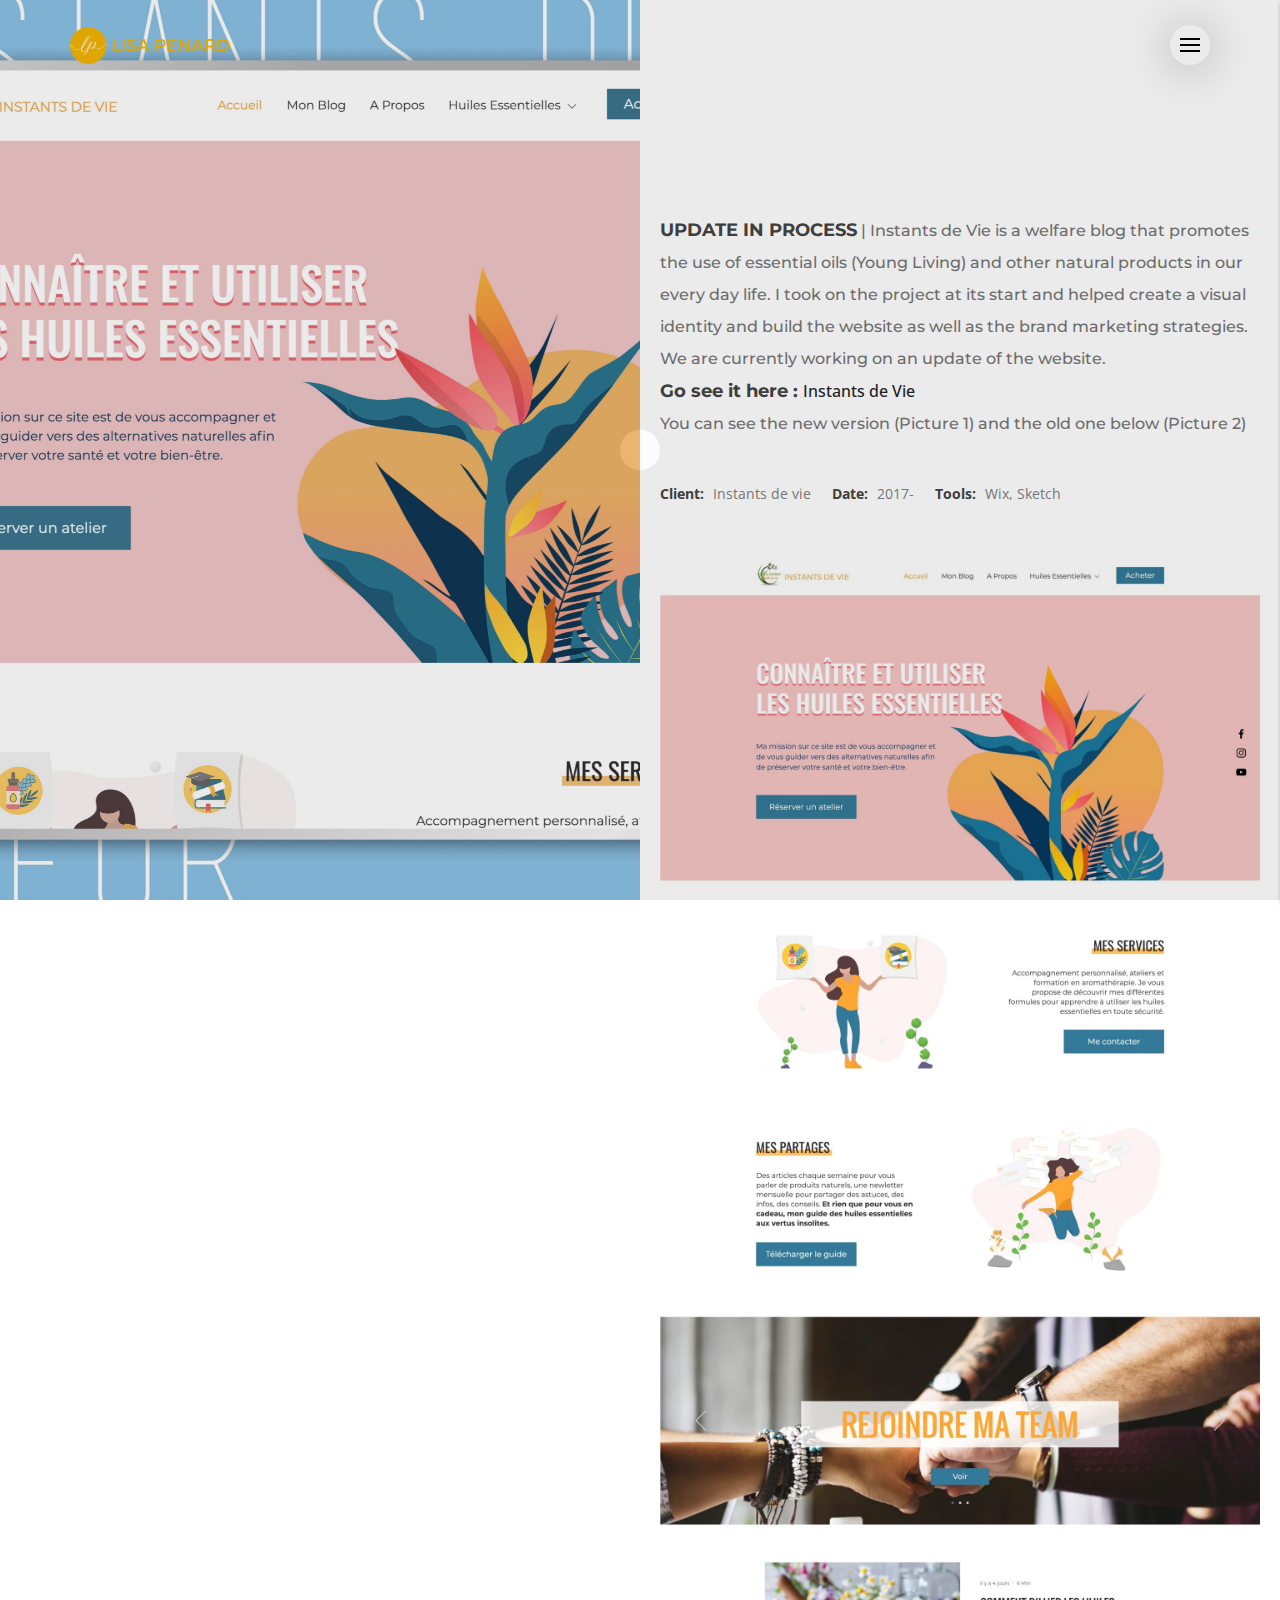
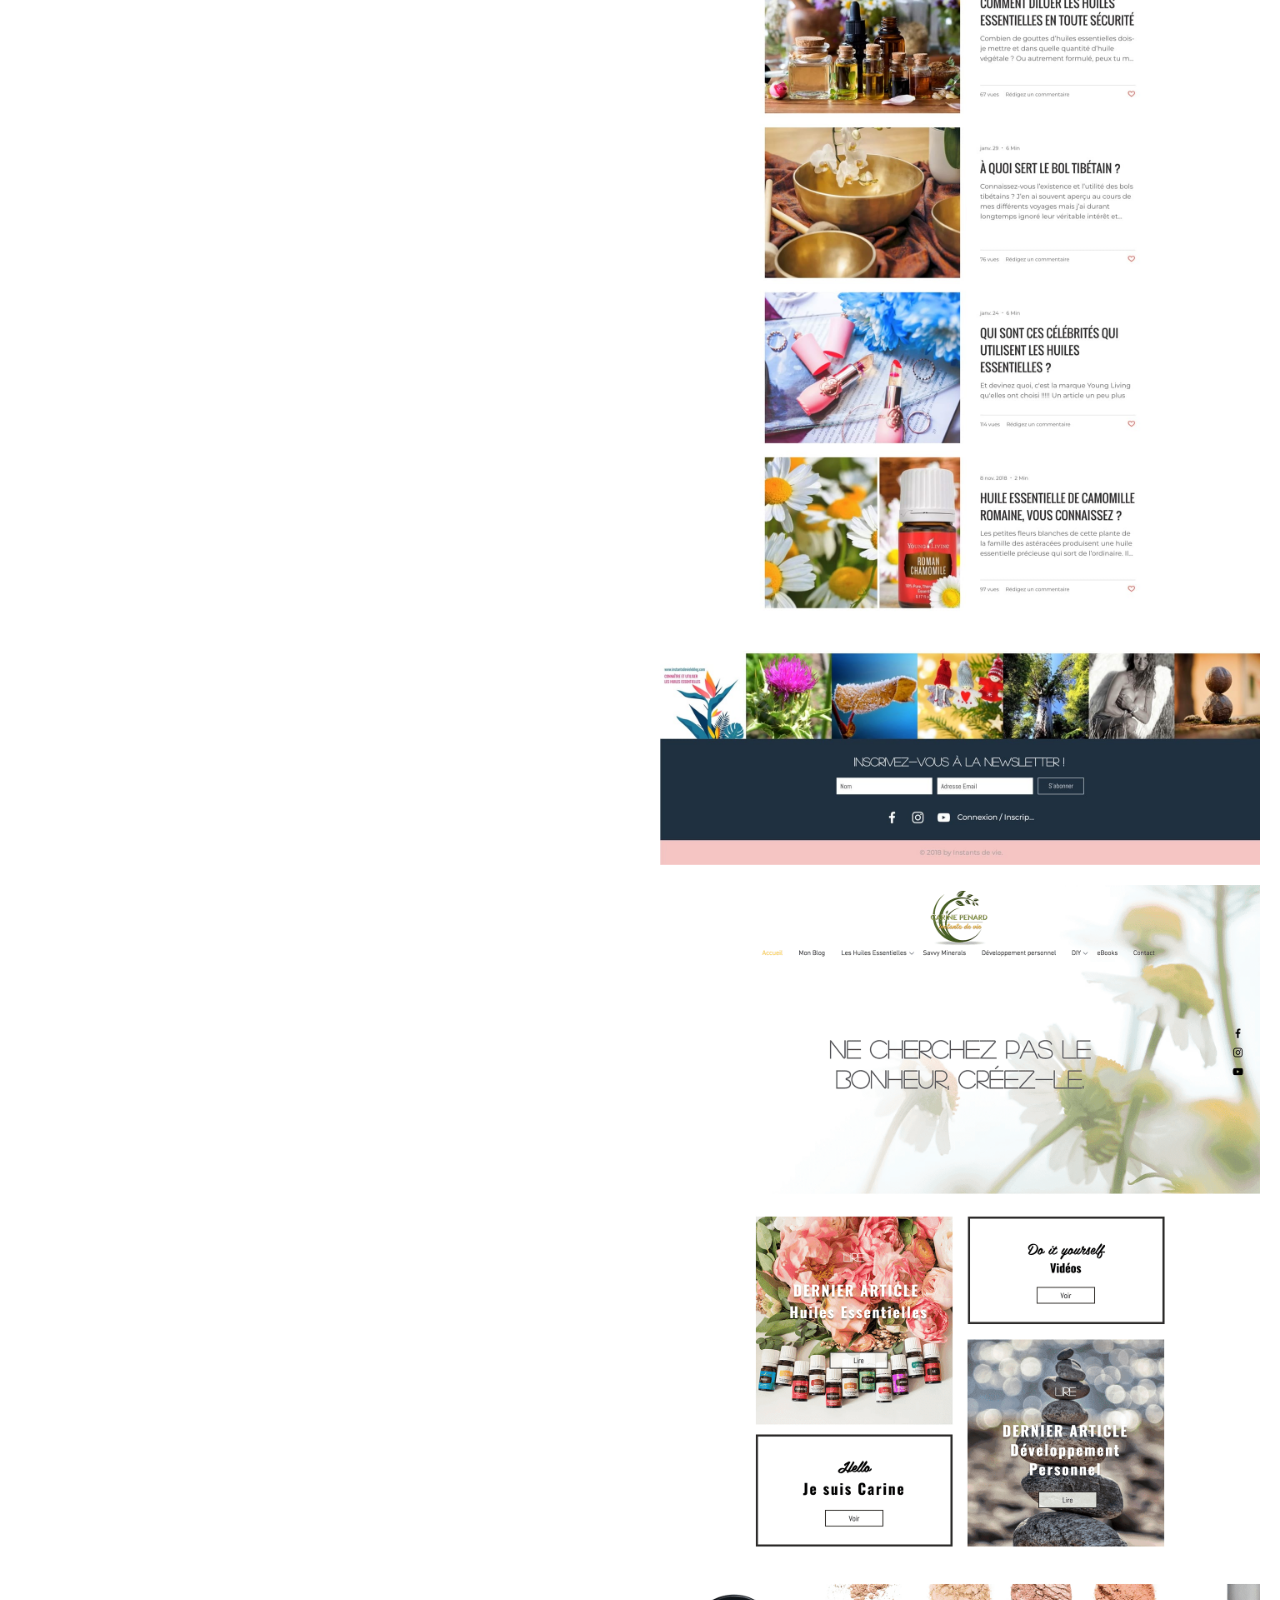
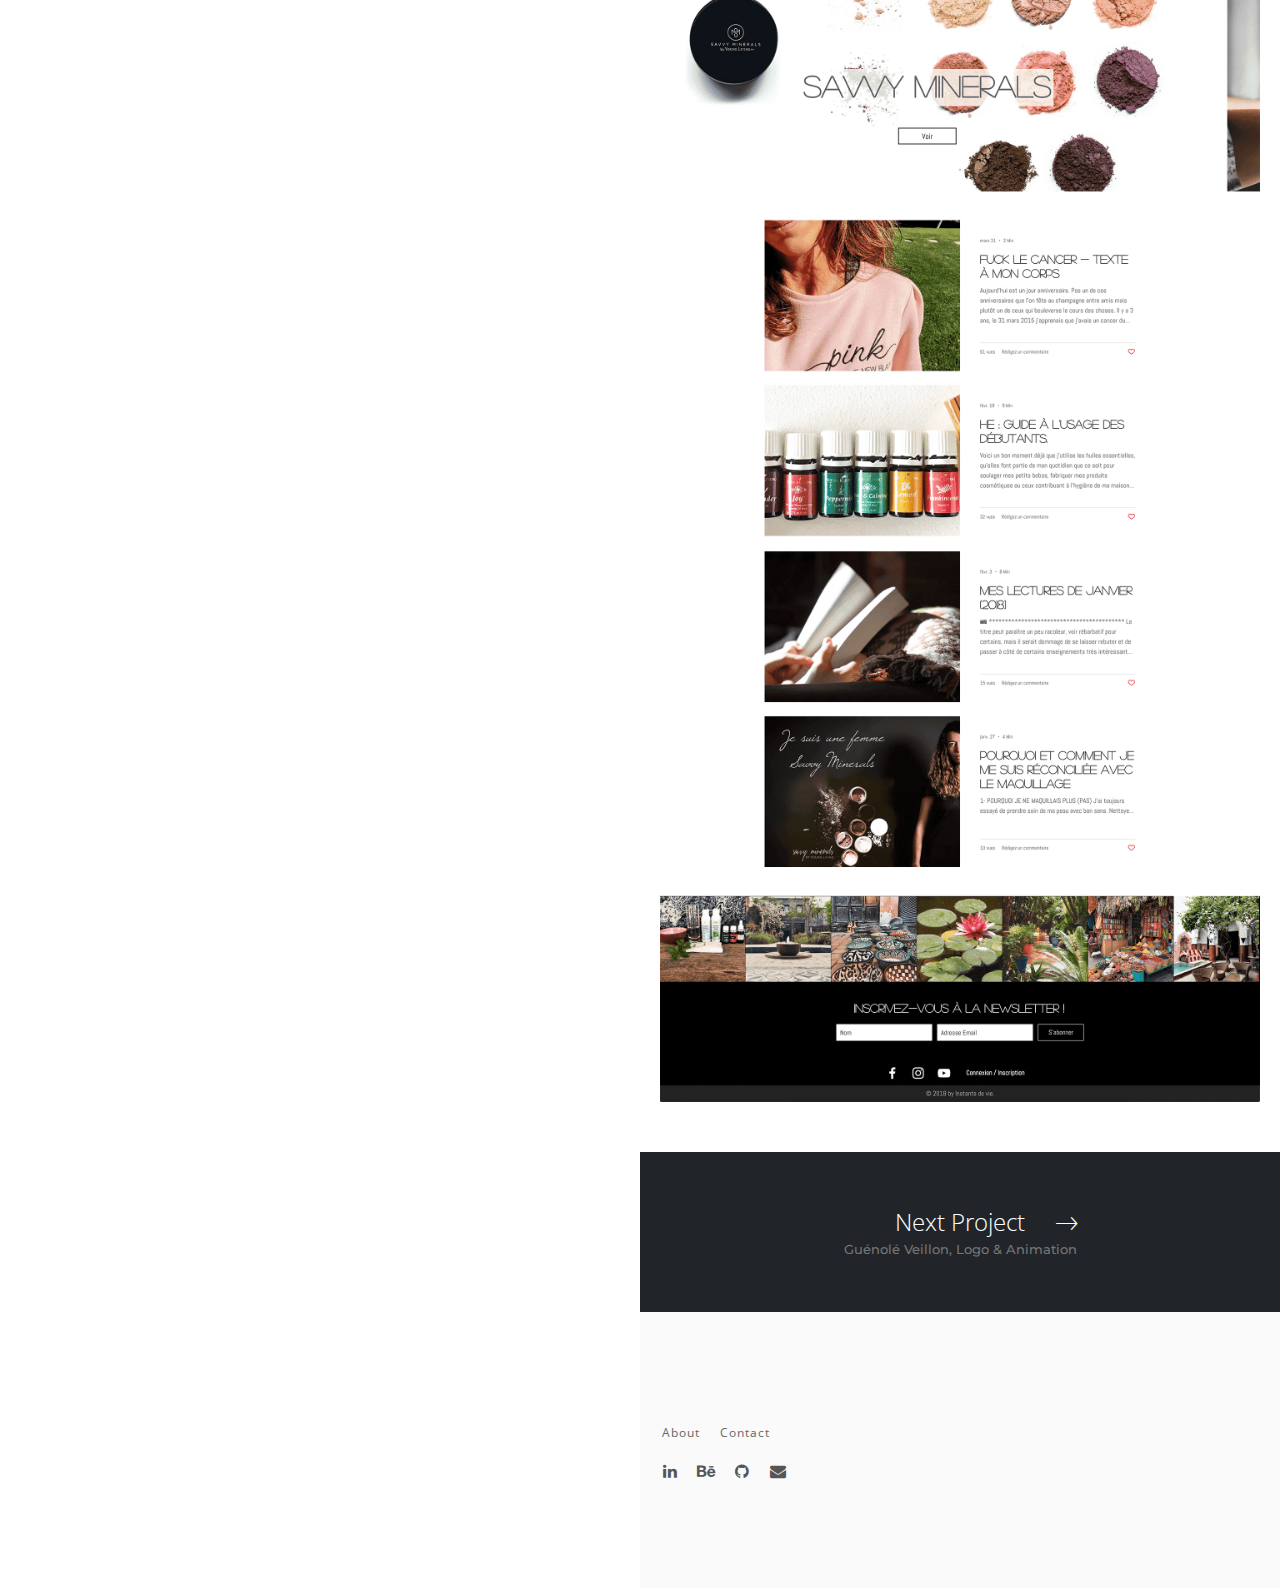
<file: portfolio-instants-de-vie.html>
<!DOCTYPE html>
<html xmlns="http://www.w3.org/1999/xhtml" lang="zxx">
<head>

    <!--=========================*
                Met Data
    *===========================-->
    <meta charset="UTF-8">
    <meta name="viewport" content="width=device-width, initial-scale=1">
    <meta name="description" content="Lisa Penard Portfolio">

    <!--=========================*
              Page Title
    *===========================-->
    <title>Instants de Vie</title>

    <!--=========================*
                Favicon
    *===========================-->
    <link rel="shortcut icon" type="image/x-icon" href="images/logoLisa.png">

    <!--=========================*
            Bootstrap Css
    *===========================-->
    <link href="css/bootstrap.min.css" rel="stylesheet" type="text/css">

    <!--=========================*
              Custom CSS
    *===========================-->
    <link href="css/style.css" rel="stylesheet" type="text/css">

    <!--=========================*
               Owl CSS
    *===========================-->
    <link href="css/owl.carousel.min.css" rel="stylesheet" type="text/css">
    <link href="css/owl.theme.default.min.css" rel="stylesheet" type="text/css">

    <!--=========================*
               Fancy Box
    *===========================-->
    <link href="css/jquery.fancybox.css" rel="stylesheet"/>

    <!--=========================*
               Swiper
    *===========================-->
    <link rel="stylesheet" href="css/swiper.css">

    <!--=========================*
              Animate CSS
    *===========================-->
    <link href="css/animate.css" rel="stylesheet" type="text/css">

    <!--=========================*
              Toastr CSS
    *===========================-->
    <link rel="stylesheet" href="css/toastr.min.css">

    <!--=========================*
              Slider CSS
    *===========================-->
    <link rel="stylesheet" href="css/cb-slider.css">

    <!--=========================*
            Google Fonts
    *===========================-->

    <!-- Roboto USE: font-family: 'Roboto', sans-serif;-->
    <link href="https://fonts.googleapis.com/css?family=Roboto:100,300,400,500,700" rel="stylesheet">
    <!-- Open Sans USE: font-family: 'Open Sans', sans-serif;-->
    <link href="https://fonts.googleapis.com/css?family=Open+Sans:300,400,600,700" rel="stylesheet">
    <!-- Montserrat USE: font-family: 'Montserrat', sans-serif;-->
    <link href="https://fonts.googleapis.com/css?family=Montserrat:100,200,300,400,500,600,700,800,900"
          rel="stylesheet">

    <!--=========================*
            Font Awesome
    *===========================-->
    <link href="css/font-awesome.css" rel="stylesheet" type="text/css">

    <!--=========================*
               Ionicons
    *===========================-->
    <link href="css/ionicons.min.css" rel="stylesheet"/>

    <!--=========================*
              EtLine Icons
    *===========================-->
    <link href="css/et-line.css" rel="stylesheet"/>

    <!--=========================*
              YTplayer
    *===========================-->
    <link rel="stylesheet" href="css/YTPlayer.css">

    <!-- HTML5 shiv and Respond.js IE8 support of HTML5 elements and media queries -->
    <!--[if lt IE 9]>
    <script src="https://oss.maxcdn.com/html5shiv/3.7.2/html5shiv.min.js"></script>
    <script src="https://oss.maxcdn.com/respond/1.4.2/respond.min.js"></script>
    <![endif]-->

</head>
<body>
<!--
=================================
            PRELOADER
=================================
-->

<div class="loading">
    <div class="spinner">
        <div class="double-bounce1"></div>
        <div class="double-bounce2"></div>
    </div>
</div>

<!-- End Preloader -->

<div id="home"></div>
<!--=========================*
            Header
*===========================-->
<header id="rt_header">
    <!-- Navigation Bar -->
    <nav>
        <div class="navbar-wrapper" id="navigation">
            <div class="navbar navbar-default navbar-fixed-top reveal-menu-home" role="navigation">
                <div class="container nav-container">
                    <div class="row">
                        <div class="col-md-12">
                            <div class="navbar-header">
                                <div class="logo">
                                    <a href="index.html"><img src="images/logoLisaP.png" alt="Logo"></a>
                                </div>
                            </div> <!-- .navbar-header -->
                            <div class="navigation-wrapper">
                                <div class="navigation-button">
                                    <button class="menu-toggle">Menu</button>
                                </div>
                                <div class="navigation-menu">
                                    <ul>
                                        <li><a href="index.html">Home</a></li>
                                        <li><a href="about.html">About</a></li>
                                        <!-- <li><a href="portfolio.html">Portfolio</a></li> -->
                                        <!-- <li><a href="blog-listing-right.html">Blog</a></li> -->
                                        <!-- <li><a href="pricing.html">Pricing</a></li> -->
                                        <li><a href="contact.html">Contact</a></li>
                                    </ul>
                                </div>
                            </div>
                        </div> <!-- .col-md-12 -->
                    </div> <!-- .row -->
                </div> <!-- .container -->
            </div> <!-- .navbar -->
        </div> <!-- .navbar-wrapper -->
    </nav>
    <!-- End Navigation -->
</header>
<!--=========================*
           End Header
*===========================-->

<!--===============================*
           Split Banner Layout
*=================================-->

<div class="split_image" style="background-image: url('images/portfolio/bw18.jpg')">
</div>
<div class="split_portfolio">

    <!--=======================================*
                Portfolio Details Section
    *=========================================-->
    <div id="portfolio_detail" class="mt_portfolio_detail">
        <div class="portfolio_description">
            <div class="portfolio_title">
                <div class="title-container">
                    <h1>Instants de vie, UI/UX Design</h1>
                </div>
            </div>
            <div class="portfolio_text">
                <p>
                    <strong>UPDATE IN PROCESS</strong> | Instants de Vie is a welfare blog that promotes the use of essential oils (Young Living) and other natural products in our every day life.
                    I took on the project at its start and helped create a visual identity and build the website as well as the brand marketing strategies. 
                    We are currently working on an update of the website.
                    <br><strong>Go see it here : </strong><a href="https://www.instantsdevieleblog.com/" target="_blank">Instants de Vie</a>
                    <br>You can see the new version (Picture 1) and the old one below (Picture 2)
                </p>
                <div class="portfolio_other_detail">
                    <ul>
                        <li>
                            <div class="mt_sidebar_tx">
                                <strong>Client:</strong>
                                <span>Instants de vie</span>
                            </div>
                        </li>
                        <li>
                            <div class="mt_sidebar_tx">
                                <strong>Date:</strong>
                                <span>2017-</span>
                            </div>
                        </li>
                        <li>
                            <div class="mt_sidebar_tx">
                                <strong>Tools:</strong>
                                <span>Wix, Sketch</span>
                            </div>
                        </li>
                    </ul>
                </div>
                <!-- <a href="#" class="animated_btn">
                    Visit Project
                    <span>
                        <i class="ion-android-arrow-forward"></i>
                    </span>
                </a> -->
            </div>
            <div class="portfolio_imgs" style="margin: -70px 0px;">
                <img src="images/portfolio/bw18-2.jpg" alt="Instants de Vie Blog">
                <img src="images/portfolio/bw18-1.png" alt="Instants de Vie Blog">
                <!-- <a href="images/portfolio/bw4.jpg" class="fancybox open_img">
                    <img src="images/portfolio/bw4.jpg" alt="">
                </a>
                <a href="images/portfolio/bw8.jpg" class="fancybox open_img">
                    <img src="images/portfolio/bw8.jpg" alt="">
                </a>
                <a href="images/portfolio/bw5.jpg" class="fancybox open_img">
                    <img src="images/portfolio/bw5.jpg" alt="">
                </a> -->
            </div>
        </div>
        <div class="clearfix"></div>
        <div class="portfolio_pagination">
            <a href="portfolio-guenole-veillon-logo.html" class="next_link">
                <div class="next">
                    <div class="nxt_txt">
                        <span class="next_proj_icon"><i class="ion-ios-arrow-thin-right"></i></span>
                        <em>Next Project</em>
                        <p>Guénolé Veillon, Logo &amp; Animation</p>
                    </div>
                </div>
            </a>
        </div>
    </div>
    <div class="clearfix"></div>
    <!--=============================================*
                End Portfolio Details Section
    *===============================================-->

    <!--=========================*
        Footer
    *===========================-->
    <div class="rt_footer">
        <div class="container">
            <div class="row">
                <div class="col-md-6 text-left footer_links">
                    <ul class="list-style display-inline-b">
                        <!-- <li><a href="portfolio.html">Portfolio</a></li> -->
                        <li><a href="about.html">About</a></li>
                        <!-- <li><a href="#">Pricing</a></li> -->
                        <li><a href="contact.html">Contact</a></li>
                    </ul>
                    <ul class="footer-social">
                        <li>
                            <a href="https://www.linkedin.com/in/lisa-penard/?locale=en_US" target="_blank"><i class="fa fa-linkedin"></i></a>
                        </li>
                        <li>
                            <a href="https://www.behance.net/lisapenard" target="_blank"><i class="fa fa-behance"></i></a>
                        </li>
                        <li>
                            <a href="https://github.com/lisapenard" target="_blank"><i class="fa fa-github"></i></a>
                        </li>
                        <li>
                            <a href="mailto:lipenard@gmail.com"><i class="fa fa-envelope"></i></a>
                        </li>
                    </ul>
                </div>
            </div>
        </div>
    </div>
    <!--=========================*
               End Footer
    *===========================-->
</div>

<!--=====================================*
           End Split Banner Layout
*=======================================-->


<!--=========================*
            Scripts
*===========================-->

<!-- Jquery Js -->
<script src="js/jquery-2.1.1.min.js"></script>
<!-- Bootstrap Js -->
<script src="js/bootstrap.min.js"></script>
<!-- Typed Js -->
<script src="js/typed.js"></script>
<!-- YT Player Js -->
<script src="js/jquery.mb.YTPlayer.js"></script>
<!-- WOW Js -->
<script src="js/wow.min.js"></script>
<!-- Swiper Slider Js -->
<script src="js/swiper.js"></script>
<!-- Masonary Grid -->
<script src="js/masonry.pkgd.min.js"></script>
<!-- Navigation scroll Js -->
<script src="js/jquery.nav.js"></script>
<!-- Owl Carousel Js -->
<script src="js/owl.carousel.min.js"></script>
<!-- Easing Js -->
<script src="js/jquery.easing.min.js"></script>
<!-- Toastr Js -->
<script src="js/toastr.min.js"></script>
<!-- Fancy Box Js -->
<script src="js/jquery.fancybox.pack.js"></script>
<script src="js/waypoint.js"></script>
<script src="js/isotope.min.js"></script>
<script src="js/scroll.min.js"></script>
<!-- Main Js -->
<script src="js/main.js"></script>

</body>
</html>
</file>
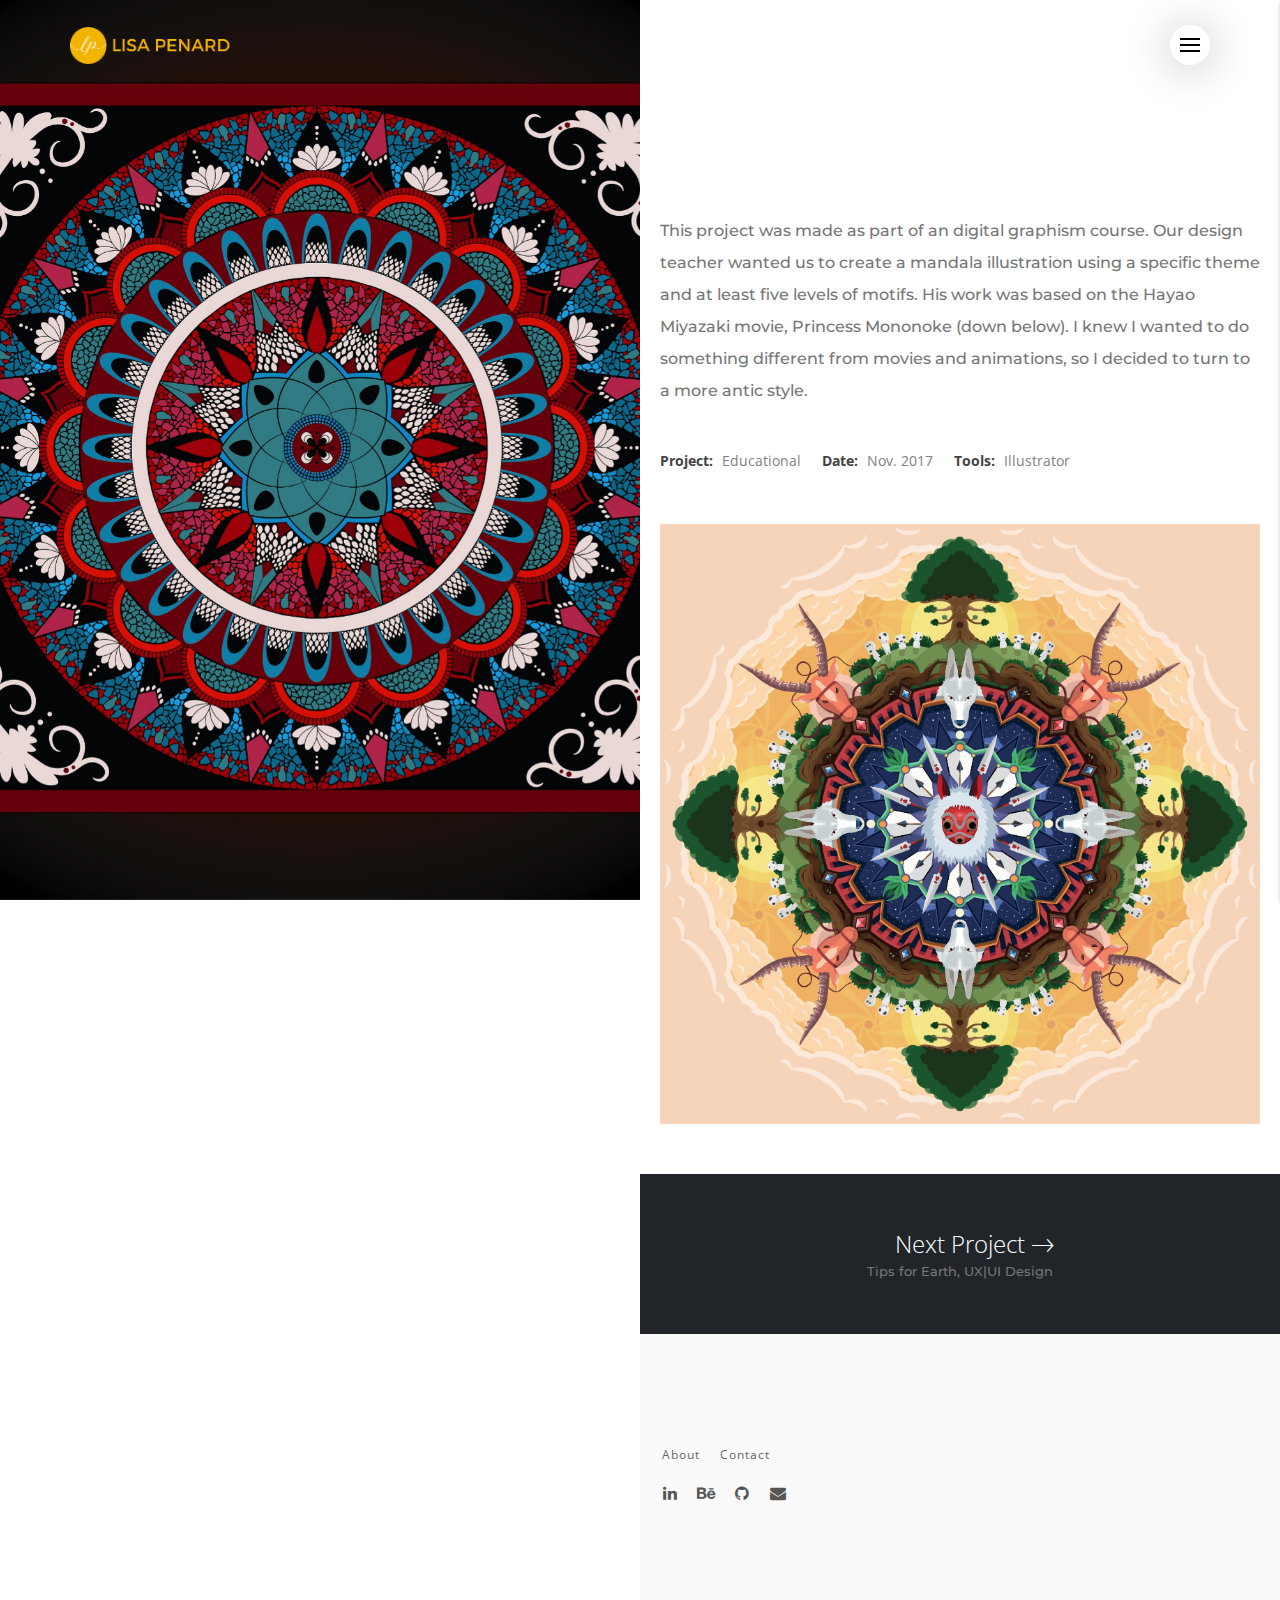
<file: portfolio-mosaic-mandala.html>
<!DOCTYPE html>
<html xmlns="http://www.w3.org/1999/xhtml" lang="zxx">
<head>

    <!--=========================*
                Met Data
    *===========================-->
    <meta charset="UTF-8">
    <meta name="viewport" content="width=device-width, initial-scale=1">
    <meta name="description" content="Lisa Penard Portfolio">

    <!--=========================*
              Page Title
    *===========================-->
    <title>Mosaic Mandala</title>

    <!--=========================*
                Favicon
    *===========================-->
    <link rel="shortcut icon" type="image/x-icon" href="images/logoLisa.png">

    <!--=========================*
            Bootstrap Css
    *===========================-->
    <link href="css/bootstrap.min.css" rel="stylesheet" type="text/css">

    <!--=========================*
              Custom CSS
    *===========================-->
    <link href="css/style.css" rel="stylesheet" type="text/css">

    <!--=========================*
               Owl CSS
    *===========================-->
    <link href="css/owl.carousel.min.css" rel="stylesheet" type="text/css">
    <link href="css/owl.theme.default.min.css" rel="stylesheet" type="text/css">

    <!--=========================*
               Fancy Box
    *===========================-->
    <link href="css/jquery.fancybox.css" rel="stylesheet"/>

    <!--=========================*
               Swiper
    *===========================-->
    <link rel="stylesheet" href="css/swiper.css">

    <!--=========================*
              Animate CSS
    *===========================-->
    <link href="css/animate.css" rel="stylesheet" type="text/css">

    <!--=========================*
              Toastr CSS
    *===========================-->
    <link rel="stylesheet" href="css/toastr.min.css">

    <!--=========================*
              Slider CSS
    *===========================-->
    <link rel="stylesheet" href="css/cb-slider.css">

    <!--=========================*
            Google Fonts
    *===========================-->

    <!-- Roboto USE: font-family: 'Roboto', sans-serif;-->
    <link href="https://fonts.googleapis.com/css?family=Roboto:100,300,400,500,700" rel="stylesheet">
    <!-- Open Sans USE: font-family: 'Open Sans', sans-serif;-->
    <link href="https://fonts.googleapis.com/css?family=Open+Sans:300,400,600,700" rel="stylesheet">
    <!-- Montserrat USE: font-family: 'Montserrat', sans-serif;-->
    <link href="https://fonts.googleapis.com/css?family=Montserrat:100,200,300,400,500,600,700,800,900"
          rel="stylesheet">

    <!--=========================*
            Font Awesome
    *===========================-->
    <link href="css/font-awesome.css" rel="stylesheet" type="text/css">

    <!--=========================*
               Ionicons
    *===========================-->
    <link href="css/ionicons.min.css" rel="stylesheet"/>

    <!--=========================*
              EtLine Icons
    *===========================-->
    <link href="css/et-line.css" rel="stylesheet"/>

    <!--=========================*
              YTplayer
    *===========================-->
    <link rel="stylesheet" href="css/YTPlayer.css">

    <!-- HTML5 shiv and Respond.js IE8 support of HTML5 elements and media queries -->
    <!--[if lt IE 9]>
    <script src="https://oss.maxcdn.com/html5shiv/3.7.2/html5shiv.min.js"></script>
    <script src="https://oss.maxcdn.com/respond/1.4.2/respond.min.js"></script>
    <![endif]-->

</head>
<body>
<!--
=================================
            PRELOADER
=================================
-->

<div class="loading">
    <div class="spinner">
        <div class="double-bounce1"></div>
        <div class="double-bounce2"></div>
    </div>
</div>

<!-- End Preloader -->

<div id="home"></div>
<!--=========================*
            Header
*===========================-->
<header id="rt_header">
    <!-- Navigation Bar -->
    <nav>
        <div class="navbar-wrapper" id="navigation">
            <div class="navbar navbar-default navbar-fixed-top reveal-menu-home" role="navigation">
                <div class="container nav-container">
                    <div class="row">
                        <div class="col-md-12">
                            <div class="navbar-header">
                                <div class="logo">
                                    <a href="index.html"><img src="images/logoLisaP.png" alt="Logo"></a>
                                </div>
                            </div> <!-- .navbar-header -->
                            <div class="navigation-wrapper">
                                <div class="navigation-button">
                                    <button class="menu-toggle">Menu</button>
                                </div>
                                <div class="navigation-menu">
                                    <ul>
                                        <li><a href="index.html">Home</a></li>
                                        <li><a href="about.html">About</a></li>
                                        <!-- <li><a href="portfolio.html">Portfolio</a></li> -->
                                        <!-- <li><a href="blog-listing-right.html">Blog</a></li> -->
                                        <!-- <li><a href="pricing.html">Pricing</a></li> -->
                                        <li><a href="contact.html">Contact</a></li>
                                    </ul>
                                </div>
                            </div>
                        </div> <!-- .col-md-12 -->
                    </div> <!-- .row -->
                </div> <!-- .container -->
            </div> <!-- .navbar -->
        </div> <!-- .navbar-wrapper -->
    </nav>
    <!-- End Navigation -->
</header>
<!--=========================*
           End Header
*===========================-->

<!--===============================*
           Split Banner Layout
*=================================-->

<div class="split_image" style="background-image: url('images/portfolio/bw19.jpg')">
</div>
<div class="split_portfolio">

    <!--=======================================*
                Portfolio Details Section
    *=========================================-->
    <div id="portfolio_detail" class="mt_portfolio_detail">
        <div class="portfolio_description">
            <div class="portfolio_title">
                <div class="title-container">
                    <h1>Mosaic Mandala, Illustration</h1>
                </div>
            </div>
            <div class="portfolio_text">
                <p>
                    This project was made as part of an digital graphism course. Our design teacher wanted us to create a mandala illustration using a specific theme and at least five levels of motifs. His work was based on the Hayao Miyazaki movie, Princess Mononoke (down below).
                    I knew I wanted to do something different from movies and animations, so I decided to turn to a more antic style. 
                </p>
                <div class="portfolio_other_detail">
                    <ul>
                        <li>
                            <div class="mt_sidebar_tx">
                                <strong>Project:</strong>
                                <span>Educational</span>
                            </div>
                        </li>
                        <li>
                            <div class="mt_sidebar_tx">
                                <strong>Date:</strong>
                                <span>Nov. 2017</span>
                            </div>
                        </li>
                        <li>
                            <div class="mt_sidebar_tx">
                                <strong>Tools:</strong>
                                <span>Illustrator</span>
                            </div>
                        </li>
                    </ul>
                </div>
                <!-- <a href="#" class="animated_btn">
                    Visit Project
                    <span>
                        <i class="ion-android-arrow-forward"></i>
                    </span>
                </a> -->
            </div>
            <div class="portfolio_imgs" style="margin: -70px 0px;">
                <img src="images/portfolio/bw19-1.jpg" alt="Image Portfolio">
<!--                 
                <a href="images/portfolio/bw4.jpg" class="fancybox open_img">
                    <img src="images/portfolio/bw4.jpg" alt="">
                </a>
                <a href="images/portfolio/bw8.jpg" class="fancybox open_img">
                    <img src="images/portfolio/bw8.jpg" alt="">
                </a>
                <a href="images/portfolio/bw5.jpg" class="fancybox open_img">
                    <img src="images/portfolio/bw5.jpg" alt="">
                </a> -->
            </div>
        </div>
        <div class="clearfix"></div>
        <div class="portfolio_pagination">
            <a href="portfolio-tips-for-earth.html" class="next_link">
                <div class="next">
                    <div class="nxt_txt">
                        <span class="next_proj_icon"><i class="ion-ios-arrow-thin-right"></i></span>
                        <em>Next Project</em>
                        <p>Tips for Earth, UX|UI Design</p>
                    </div>
                </div>
            </a>
        </div>
    </div>
    <div class="clearfix"></div>
    <!--=============================================*
                End Portfolio Details Section
    *===============================================-->

    <!--=========================*
        Footer
    *===========================-->
    <div class="rt_footer">
        <div class="container">
            <div class="row">
                <div class="col-md-6 text-left footer_links">
                    <ul class="list-style display-inline-b">
                        <!-- <li><a href="portfolio.html">Portfolio</a></li> -->
                        <li><a href="about.html">About</a></li>
                        <!-- <li><a href="#">Pricing</a></li> -->
                        <li><a href="contact.html">Contact</a></li>
                    </ul>
                    <ul class="footer-social">
                        <li>
                            <a href="https://www.linkedin.com/in/lisa-penard/?locale=en_US" target="_blank"><i class="fa fa-linkedin"></i></a>
                        </li>
                        <li>
                            <a href="https://www.behance.net/lisapenard" target="_blank"><i class="fa fa-behance"></i></a>
                        </li>
                        <li>
                            <a href="https://github.com/lisapenard" target="_blank"><i class="fa fa-github"></i></a>
                        </li>
                        <li>
                            <a href="mailto:lipenard@gmail.com"><i class="fa fa-envelope"></i></a>
                        </li>
                    </ul>
                </div>
            </div>
        </div>
    </div>
    <!--=========================*
               End Footer
    *===========================-->
</div>

<!--=====================================*
           End Split Banner Layout
*=======================================-->


<!--=========================*
            Scripts
*===========================-->

<!-- Jquery Js -->
<script src="js/jquery-2.1.1.min.js"></script>
<!-- Bootstrap Js -->
<script src="js/bootstrap.min.js"></script>
<!-- Typed Js -->
<script src="js/typed.js"></script>
<!-- YT Player Js -->
<script src="js/jquery.mb.YTPlayer.js"></script>
<!-- WOW Js -->
<script src="js/wow.min.js"></script>
<!-- Swiper Slider Js -->
<script src="js/swiper.js"></script>
<!-- Masonary Grid -->
<script src="js/masonry.pkgd.min.js"></script>
<!-- Navigation scroll Js -->
<script src="js/jquery.nav.js"></script>
<!-- Owl Carousel Js -->
<script src="js/owl.carousel.min.js"></script>
<!-- Easing Js -->
<script src="js/jquery.easing.min.js"></script>
<!-- Toastr Js -->
<script src="js/toastr.min.js"></script>
<!-- Fancy Box Js -->
<script src="js/jquery.fancybox.pack.js"></script>
<script src="js/waypoint.js"></script>
<script src="js/isotope.min.js"></script>
<script src="js/scroll.min.js"></script>
<!-- Main Js -->
<script src="js/main.js"></script>

</body>
</html>
</file>
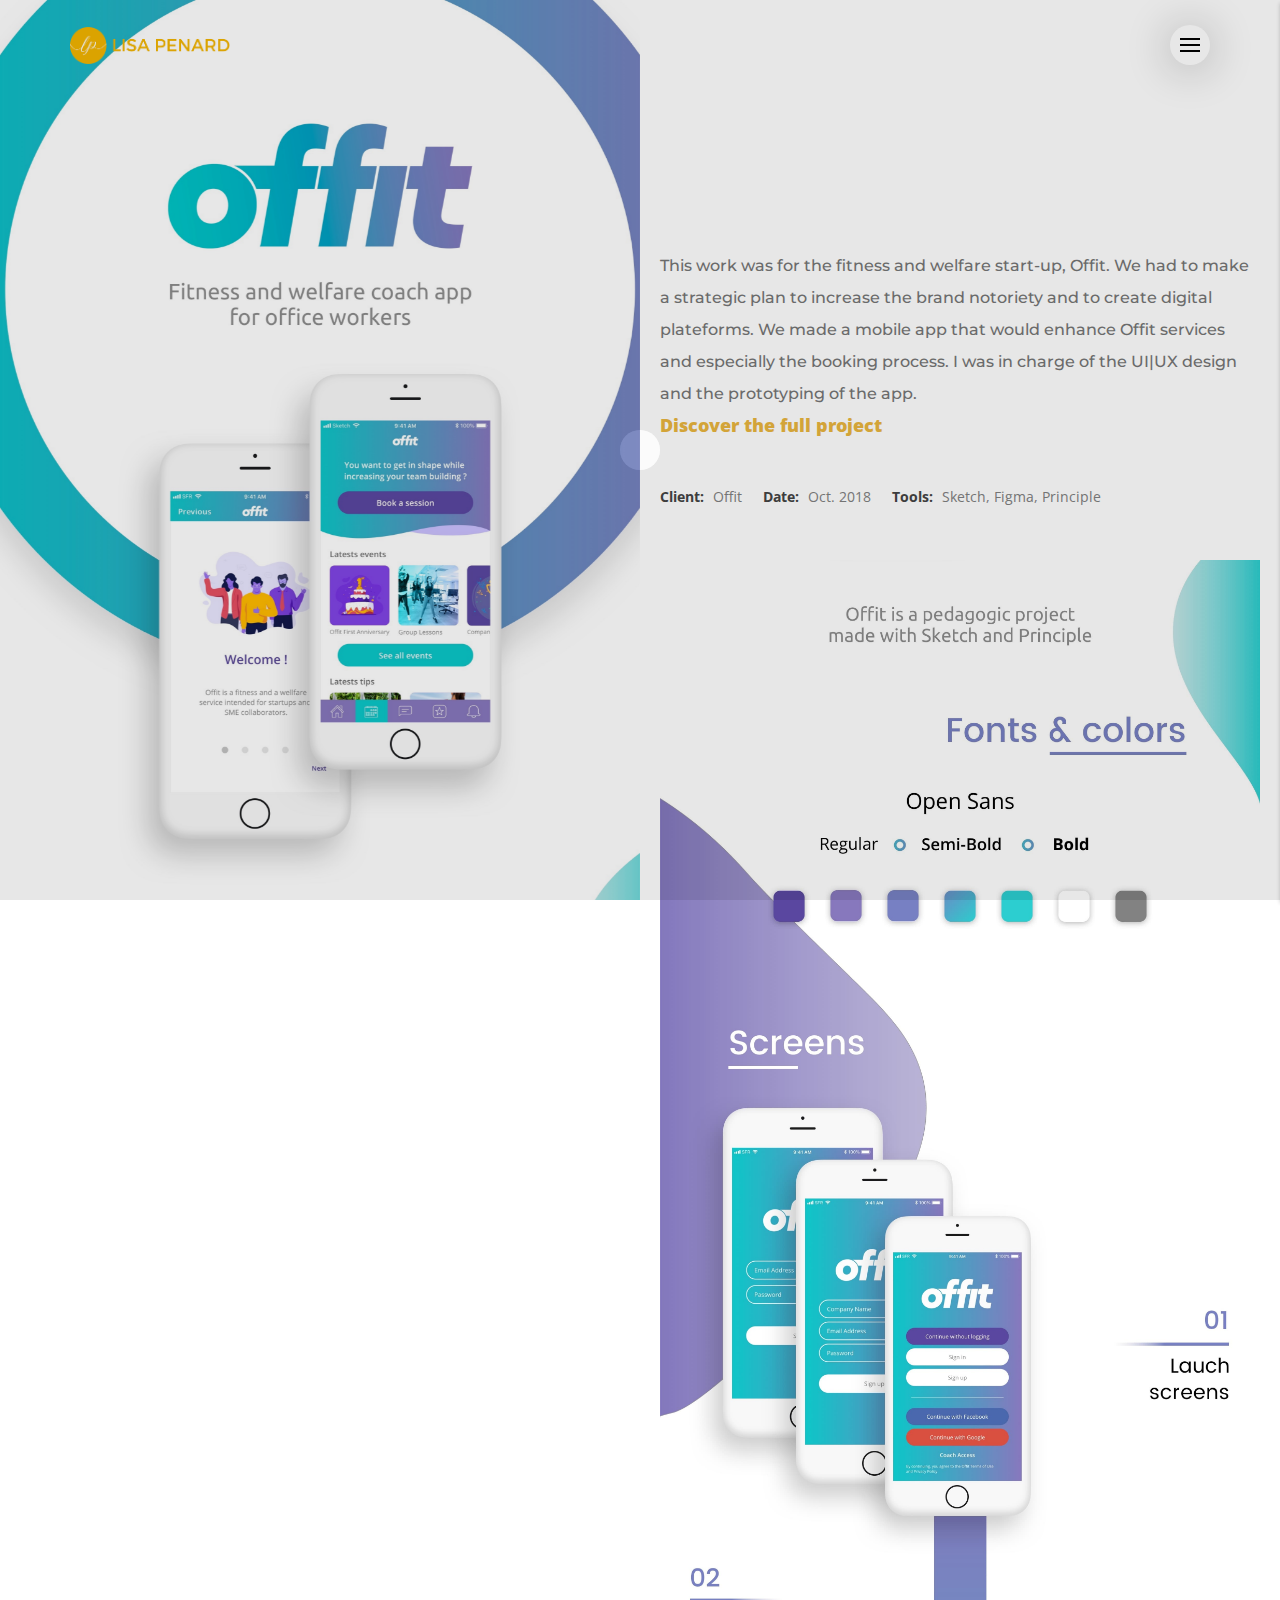
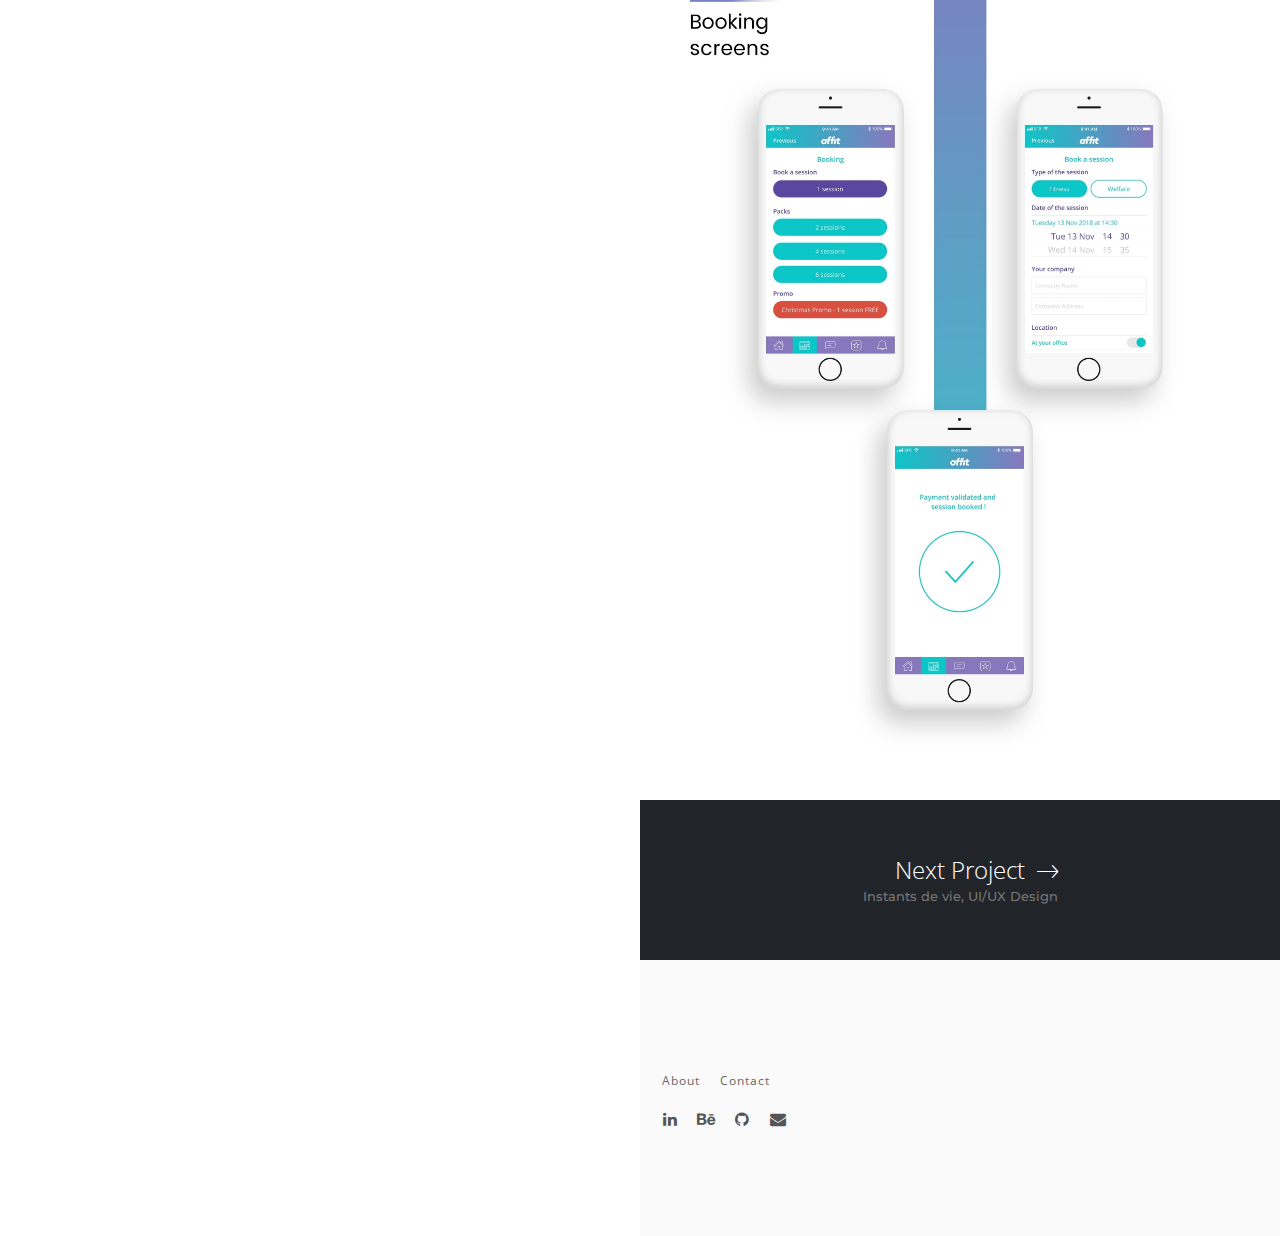
<file: portfolio-offit.html>
<!DOCTYPE html>
<html xmlns="http://www.w3.org/1999/xhtml" lang="zxx">
<head>

    <!--=========================*
                Met Data
    *===========================-->
    <meta charset="UTF-8">
    <meta name="viewport" content="width=device-width, initial-scale=1">
    <meta name="description" content="Lisa Penard Portfolio">

    <!--=========================*
              Page Title
    *===========================-->
    <title>Offit</title>

    <!--=========================*
                Favicon
    *===========================-->
    <link rel="shortcut icon" type="image/x-icon" href="images/logoLisa.png">

    <!--=========================*
            Bootstrap Css
    *===========================-->
    <link href="css/bootstrap.min.css" rel="stylesheet" type="text/css">

    <!--=========================*
              Custom CSS
    *===========================-->
    <link href="css/style.css" rel="stylesheet" type="text/css">

    <!--=========================*
               Owl CSS
    *===========================-->
    <link href="css/owl.carousel.min.css" rel="stylesheet" type="text/css">
    <link href="css/owl.theme.default.min.css" rel="stylesheet" type="text/css">

    <!--=========================*
               Fancy Box
    *===========================-->
    <link href="css/jquery.fancybox.css" rel="stylesheet"/>

    <!--=========================*
               Swiper
    *===========================-->
    <link rel="stylesheet" href="css/swiper.css">

    <!--=========================*
              Animate CSS
    *===========================-->
    <link href="css/animate.css" rel="stylesheet" type="text/css">

    <!--=========================*
              Toastr CSS
    *===========================-->
    <link rel="stylesheet" href="css/toastr.min.css">

    <!--=========================*
              Slider CSS
    *===========================-->
    <link rel="stylesheet" href="css/cb-slider.css">

    <!--=========================*
            Google Fonts
    *===========================-->

    <!-- Roboto USE: font-family: 'Roboto', sans-serif;-->
    <link href="https://fonts.googleapis.com/css?family=Roboto:100,300,400,500,700" rel="stylesheet">
    <!-- Open Sans USE: font-family: 'Open Sans', sans-serif;-->
    <link href="https://fonts.googleapis.com/css?family=Open+Sans:300,400,600,700" rel="stylesheet">
    <!-- Montserrat USE: font-family: 'Montserrat', sans-serif;-->
    <link href="https://fonts.googleapis.com/css?family=Montserrat:100,200,300,400,500,600,700,800,900"
          rel="stylesheet">

    <!--=========================*
            Font Awesome
    *===========================-->
    <link href="css/font-awesome.css" rel="stylesheet" type="text/css">

    <!--=========================*
               Ionicons
    *===========================-->
    <link href="css/ionicons.min.css" rel="stylesheet"/>

    <!--=========================*
              EtLine Icons
    *===========================-->
    <link href="css/et-line.css" rel="stylesheet"/>

    <!--=========================*
              YTplayer
    *===========================-->
    <link rel="stylesheet" href="css/YTPlayer.css">

    <!-- HTML5 shiv and Respond.js IE8 support of HTML5 elements and media queries -->
    <!--[if lt IE 9]>
    <script src="https://oss.maxcdn.com/html5shiv/3.7.2/html5shiv.min.js"></script>
    <script src="https://oss.maxcdn.com/respond/1.4.2/respond.min.js"></script>
    <![endif]-->

</head>
<body>
<!--
=================================
            PRELOADER
=================================
-->

<div class="loading">
    <div class="spinner">
        <div class="double-bounce1"></div>
        <div class="double-bounce2"></div>
    </div>
</div>

<!-- End Preloader -->

<div id="home"></div>
<!--=========================*
            Header
*===========================-->
<header id="rt_header">
    <!-- Navigation Bar -->
    <nav>
        <div class="navbar-wrapper" id="navigation">
            <div class="navbar navbar-default navbar-fixed-top reveal-menu-home" role="navigation">
                <div class="container nav-container">
                    <div class="row">
                        <div class="col-md-12">
                            <div class="navbar-header">
                                <div class="logo">
                                    <a href="index.html"><img src="images/logoLisaP.png" alt="Logo"></a>
                                </div>
                            </div> <!-- .navbar-header -->
                            <div class="navigation-wrapper">
                                <div class="navigation-button">
                                    <button class="menu-toggle">Menu</button>
                                </div>
                                <div class="navigation-menu">
                                    <ul>
                                        <li><a href="index.html">Home</a></li>
                                        <li><a href="about.html">About</a></li>
                                        <!-- <li><a href="portfolio.html">Portfolio</a></li> -->
                                        <!-- <li><a href="blog-listing-right.html">Blog</a></li> -->
                                        <!-- <li><a href="pricing.html">Pricing</a></li> -->
                                        <li><a href="contact.html">Contact</a></li>
                                    </ul>
                                </div>
                            </div>
                        </div> <!-- .col-md-12 -->
                    </div> <!-- .row -->
                </div> <!-- .container -->
            </div> <!-- .navbar -->
        </div> <!-- .navbar-wrapper -->
    </nav>
    <!-- End Navigation -->
</header>
<!--=========================*
           End Header
*===========================-->

<!--===============================*
           Split Banner Layout
*=================================-->

<div class="split_image" style="background-image: url('images/portfolio/bw17.jpg')">
</div>
<div class="split_portfolio">

    <!--=======================================*
                Portfolio Details Section
    *=========================================-->
    <div id="portfolio_detail" class="mt_portfolio_detail">
        <div class="portfolio_description">
            <div class="portfolio_title">
                <div class="title-container">
                    <h1>Offit, UI/UX Design &amp; Digital Strategy</h1>
                </div>
            </div>
            <div class="portfolio_text">
                <p>
                    This work was for the fitness and welfare start-up, Offit. We had to make a strategic plan to increase the brand notoriety and to create digital plateforms.
                    We made a mobile app that would enhance Offit services and especially the booking process. I was in charge of the UI|UX design and the prototyping of the app.
                    <br><a href="https://www.behance.net/gallery/73824023/Offit" target="_blank"><strong><span style="color:#e9b53e;font-weight:800;">Discover the full project</span></strong></a>
                </p>
                <div class="portfolio_other_detail">
                    <ul>
                        <li>
                            <div class="mt_sidebar_tx">
                                <strong>Client:</strong>
                                <span>Offit</span>
                            </div>
                        </li>
                        <li>
                            <div class="mt_sidebar_tx">
                                <strong>Date:</strong>
                                <span>Oct. 2018</span>
                            </div>
                        </li>
                        <li>
                            <div class="mt_sidebar_tx">
                                <strong>Tools:</strong>
                                <span>Sketch, Figma, Principle</span>
                            </div>
                        </li>
                    </ul>
                </div>
                <!-- <a href="#" class="animated_btn">
                    Visit Project
                    <span>
                        <i class="ion-android-arrow-forward"></i>
                    </span>
                </a> -->
            </div>
            <div class="portfolio_imgs" style="margin: -70px 0px;">
                <img src="images/portfolio/bw17-offit.jpg" alt="Offit">
                <!-- <a href="images/portfolio/bw4.jpg" class="fancybox open_img">
                    <img src="images/portfolio/bw4.jpg" alt="">
                </a>
                <a href="images/portfolio/bw8.jpg" class="fancybox open_img">
                    <img src="images/portfolio/bw8.jpg" alt="">
                </a>
                <a href="images/portfolio/bw5.jpg" class="fancybox open_img">
                    <img src="images/portfolio/bw5.jpg" alt="">
                </a> -->
            </div>
        </div>
        <div class="clearfix"></div>
        <div class="portfolio_pagination">
            <a href="portfolio-instants-de-vie.html" class="next_link">
                <div class="next">
                    <div class="nxt_txt">
                        <span class="next_proj_icon"><i class="ion-ios-arrow-thin-right"></i></span>
                        <em>Next Project</em>
                        <p>Instants de vie, UI/UX Design</p>
                    </div>
                </div>
            </a>
        </div>
    </div>
    <div class="clearfix"></div>
    <!--=============================================*
                End Portfolio Details Section
    *===============================================-->

    <!--=========================*
        Footer
    *===========================-->
    <div class="rt_footer">
        <div class="container">
            <div class="row">
                <div class="col-md-6 text-left footer_links">
                    <ul class="list-style display-inline-b">
                        <!-- <li><a href="portfolio.html">Portfolio</a></li> -->
                        <li><a href="about.html">About</a></li>
                        <!-- <li><a href="#">Pricing</a></li> -->
                        <li><a href="contact.html">Contact</a></li>
                    </ul>
                    <ul class="footer-social">
                        <li>
                            <a href="https://www.linkedin.com/in/lisa-penard/?locale=en_US" target="_blank"><i class="fa fa-linkedin"></i></a>
                        </li>
                        <li>
                            <a href="https://www.behance.net/lisapenard" target="_blank"><i class="fa fa-behance"></i></a>
                        </li>
                        <li>
                            <a href="https://github.com/lisapenard" target="_blank"><i class="fa fa-github"></i></a>
                        </li>
                        <li>
                            <a href="mailto:lipenard@gmail.com"><i class="fa fa-envelope"></i></a>
                        </li>
                    </ul>
                </div>
            </div>
        </div>
    </div>
    <!--=========================*
               End Footer
    *===========================-->
</div>

<!--=====================================*
           End Split Banner Layout
*=======================================-->


<!--=========================*
            Scripts
*===========================-->

<!-- Jquery Js -->
<script src="js/jquery-2.1.1.min.js"></script>
<!-- Bootstrap Js -->
<script src="js/bootstrap.min.js"></script>
<!-- Typed Js -->
<script src="js/typed.js"></script>
<!-- YT Player Js -->
<script src="js/jquery.mb.YTPlayer.js"></script>
<!-- WOW Js -->
<script src="js/wow.min.js"></script>
<!-- Swiper Slider Js -->
<script src="js/swiper.js"></script>
<!-- Masonary Grid -->
<script src="js/masonry.pkgd.min.js"></script>
<!-- Navigation scroll Js -->
<script src="js/jquery.nav.js"></script>
<!-- Owl Carousel Js -->
<script src="js/owl.carousel.min.js"></script>
<!-- Easing Js -->
<script src="js/jquery.easing.min.js"></script>
<!-- Toastr Js -->
<script src="js/toastr.min.js"></script>
<!-- Fancy Box Js -->
<script src="js/jquery.fancybox.pack.js"></script>
<script src="js/waypoint.js"></script>
<script src="js/isotope.min.js"></script>
<script src="js/scroll.min.js"></script>
<!-- Main Js -->
<script src="js/main.js"></script>

</body>
</html>
</file>
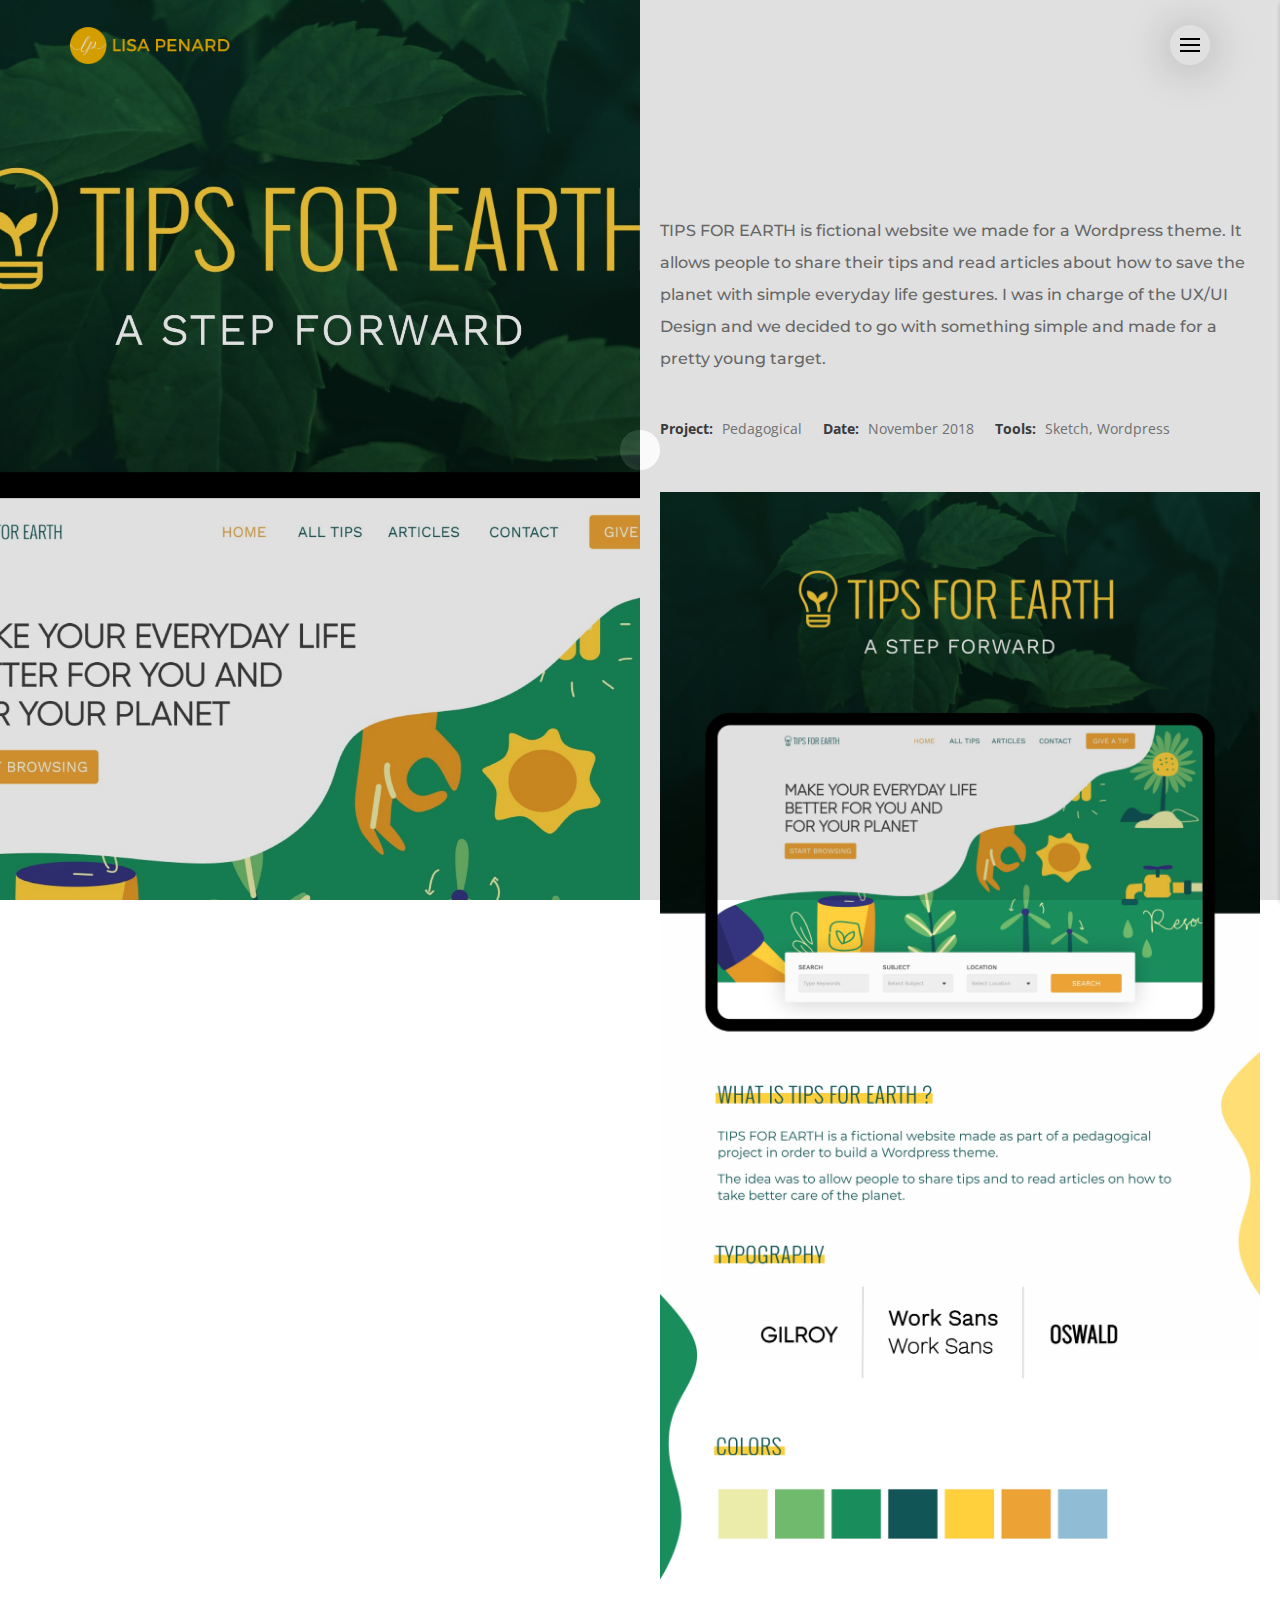
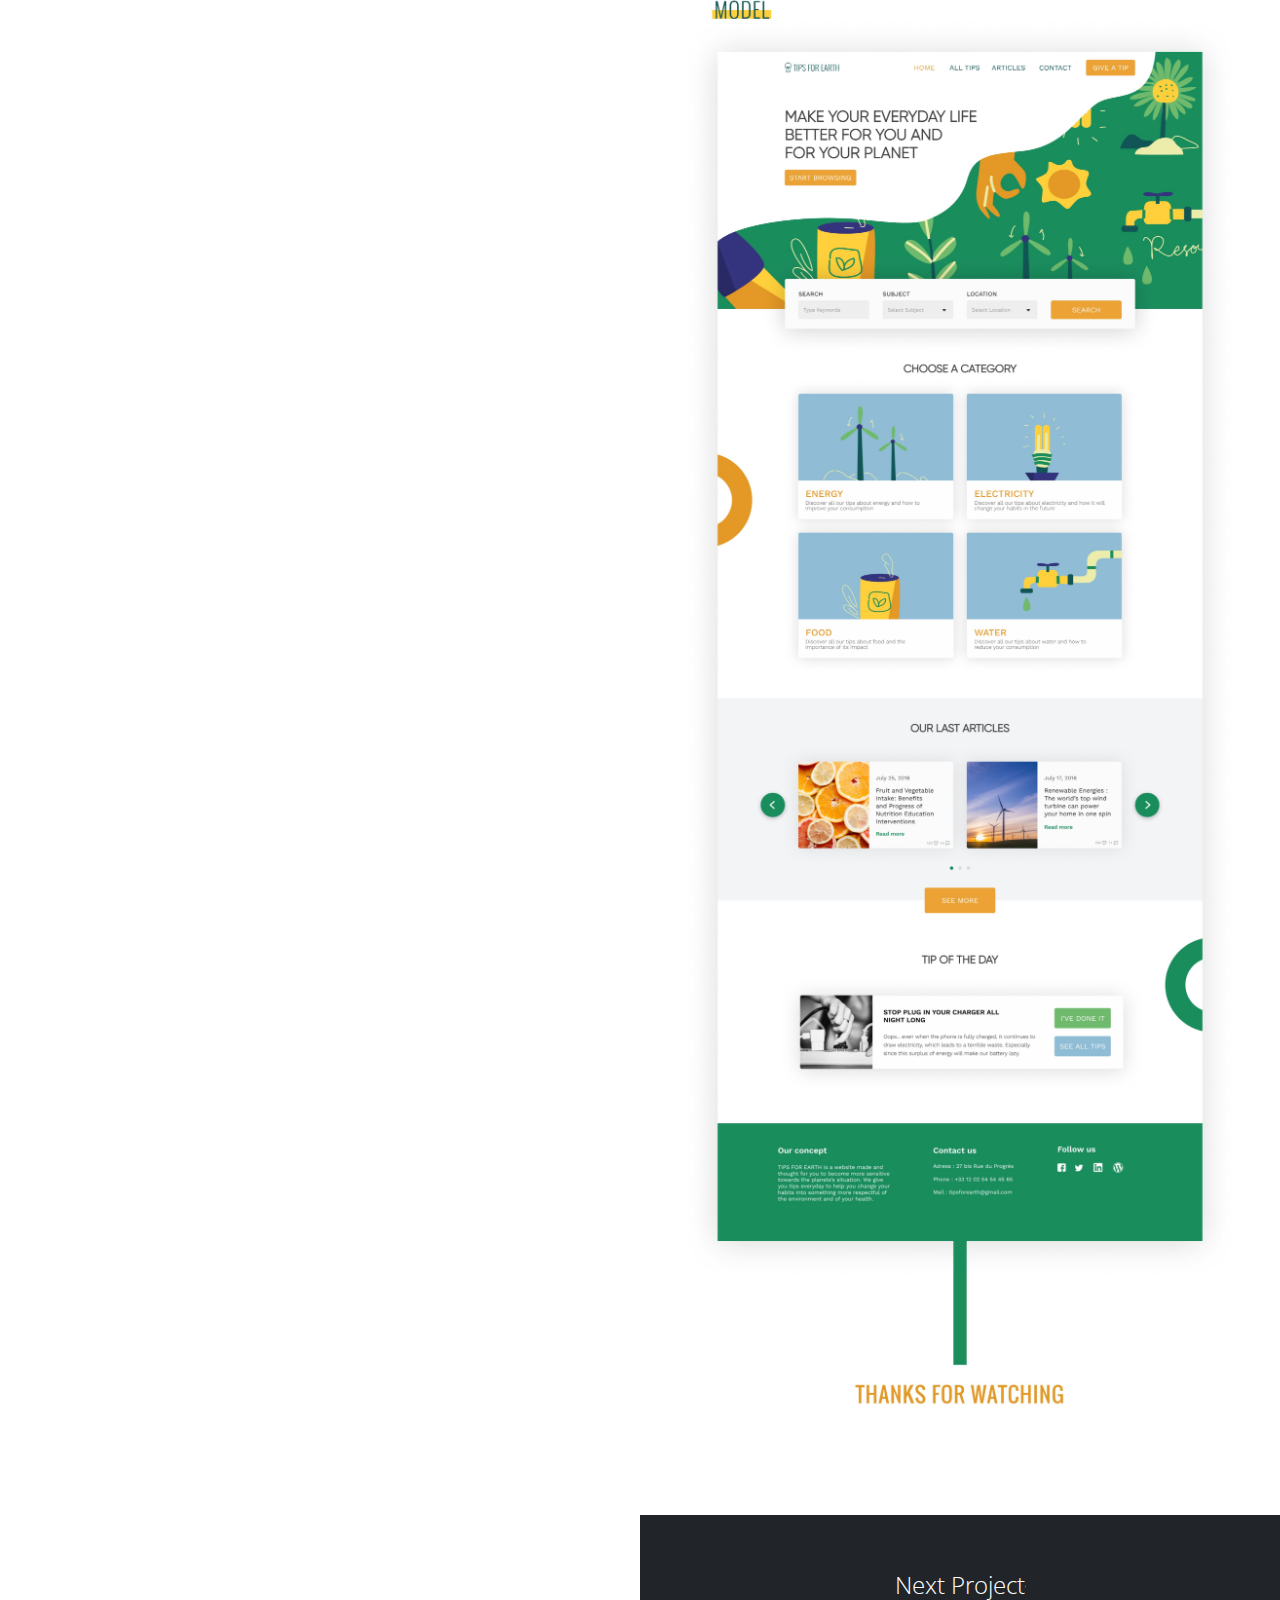
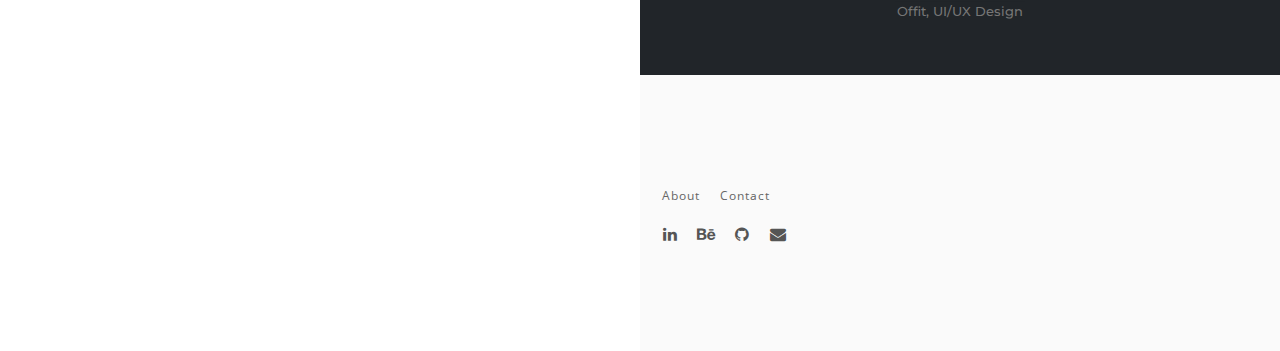
<file: portfolio-tips-for-earth.html>
<!DOCTYPE html>
<html xmlns="http://www.w3.org/1999/xhtml" lang="zxx">
<head>

    <!--=========================*
                Met Data
    *===========================-->
    <meta charset="UTF-8">
    <meta name="viewport" content="width=device-width, initial-scale=1">
    <meta name="description" content="Lisa Penard Portfolio">

    <!--=========================*
              Page Title
    *===========================-->
    <title>Tips for Earth</title>

    <!--=========================*
                Favicon
    *===========================-->
    <link rel="shortcut icon" type="image/x-icon" href="images/logoLisa.png">

    <!--=========================*
            Bootstrap Css
    *===========================-->
    <link href="css/bootstrap.min.css" rel="stylesheet" type="text/css">

    <!--=========================*
              Custom CSS
    *===========================-->
    <link href="css/style.css" rel="stylesheet" type="text/css">

    <!--=========================*
               Owl CSS
    *===========================-->
    <link href="css/owl.carousel.min.css" rel="stylesheet" type="text/css">
    <link href="css/owl.theme.default.min.css" rel="stylesheet" type="text/css">

    <!--=========================*
               Fancy Box
    *===========================-->
    <link href="css/jquery.fancybox.css" rel="stylesheet"/>

    <!--=========================*
               Swiper
    *===========================-->
    <link rel="stylesheet" href="css/swiper.css">

    <!--=========================*
              Animate CSS
    *===========================-->
    <link href="css/animate.css" rel="stylesheet" type="text/css">

    <!--=========================*
              Toastr CSS
    *===========================-->
    <link rel="stylesheet" href="css/toastr.min.css">

    <!--=========================*
              Slider CSS
    *===========================-->
    <link rel="stylesheet" href="css/cb-slider.css">

    <!--=========================*
            Google Fonts
    *===========================-->

    <!-- Roboto USE: font-family: 'Roboto', sans-serif;-->
    <link href="https://fonts.googleapis.com/css?family=Roboto:100,300,400,500,700" rel="stylesheet">
    <!-- Open Sans USE: font-family: 'Open Sans', sans-serif;-->
    <link href="https://fonts.googleapis.com/css?family=Open+Sans:300,400,600,700" rel="stylesheet">
    <!-- Montserrat USE: font-family: 'Montserrat', sans-serif;-->
    <link href="https://fonts.googleapis.com/css?family=Montserrat:100,200,300,400,500,600,700,800,900"
          rel="stylesheet">

    <!--=========================*
            Font Awesome
    *===========================-->
    <link href="css/font-awesome.css" rel="stylesheet" type="text/css">

    <!--=========================*
               Ionicons
    *===========================-->
    <link href="css/ionicons.min.css" rel="stylesheet"/>

    <!--=========================*
              EtLine Icons
    *===========================-->
    <link href="css/et-line.css" rel="stylesheet"/>

    <!--=========================*
              YTplayer
    *===========================-->
    <link rel="stylesheet" href="css/YTPlayer.css">

    <!-- HTML5 shiv and Respond.js IE8 support of HTML5 elements and media queries -->
    <!--[if lt IE 9]>
    <script src="https://oss.maxcdn.com/html5shiv/3.7.2/html5shiv.min.js"></script>
    <script src="https://oss.maxcdn.com/respond/1.4.2/respond.min.js"></script>
    <![endif]-->

</head>
<body>
<!--
=================================
            PRELOADER
=================================
-->

<div class="loading">
    <div class="spinner">
        <div class="double-bounce1"></div>
        <div class="double-bounce2"></div>
    </div>
</div>

<!-- End Preloader -->

<div id="home"></div>
<!--=========================*
            Header
*===========================-->
<header id="rt_header">
    <!-- Navigation Bar -->
    <nav>
        <div class="navbar-wrapper" id="navigation">
            <div class="navbar navbar-default navbar-fixed-top reveal-menu-home" role="navigation">
                <div class="container nav-container">
                    <div class="row">
                        <div class="col-md-12">
                            <div class="navbar-header">
                                <div class="logo">
                                    <a href="index.html"><img src="images/logoLisaP.png" alt="Logo"></a>
                                </div>
                            </div> <!-- .navbar-header -->
                            <div class="navigation-wrapper">
                                <div class="navigation-button">
                                    <button class="menu-toggle">Menu</button>
                                </div>
                                <div class="navigation-menu">
                                    <ul>
                                        <li><a href="index.html">Home</a></li>
                                        <li><a href="about.html">About</a></li>
                                        <!-- <li><a href="portfolio.html">Portfolio</a></li> -->
                                        <!-- <li><a href="blog-listing-right.html">Blog</a></li> -->
                                        <!-- <li><a href="pricing.html">Pricing</a></li> -->
                                        <li><a href="contact.html">Contact</a></li>
                                    </ul>
                                </div>
                            </div>
                        </div> <!-- .col-md-12 -->
                    </div> <!-- .row -->
                </div> <!-- .container -->
            </div> <!-- .navbar -->
        </div> <!-- .navbar-wrapper -->
    </nav>
    <!-- End Navigation -->
</header>
<!--=========================*
           End Header
*===========================-->

<!--===============================*
           Split Banner Layout
*=================================-->

<div class="split_image" style="background-image: url('images/portfolio/bw16.jpg')">
</div>
<div class="split_portfolio">

    <!--=======================================*
                Portfolio Details Section
    *=========================================-->
    <div id="portfolio_detail" class="mt_portfolio_detail">
        <div class="portfolio_description">
            <div class="portfolio_title">
                <div class="title-container">
                    <h1>Tips for Earth | UX|UI Design</h1>
                </div>
            </div>
            <div class="portfolio_text">
                <p>
                    TIPS FOR EARTH is fictional website we made for a Wordpress theme. It allows people to share their tips and read articles about how to save the planet
                    with simple everyday life gestures. I was in charge of the UX/UI Design and we decided to go with something simple and made for a pretty young target.
                </p>
                <div class="portfolio_other_detail">
                    <ul>
                        <li>
                            <div class="mt_sidebar_tx">
                                <strong>Project:</strong>
                                <span>Pedagogical</span>
                            </div>
                        </li>
                        <li>
                            <div class="mt_sidebar_tx">
                                <strong>Date:</strong>
                                <span>November 2018</span>
                            </div>
                        </li>
                        <li>
                            <div class="mt_sidebar_tx">
                                <strong>Tools:</strong>
                                <span>Sketch, Wordpress</span>
                            </div>
                        </li>
                    </ul>
                </div>
                <!-- <a href="#" class="animated_btn">
                    Visit Project
                    <span>
                        <i class="ion-android-arrow-forward"></i>
                    </span>
                </a> -->
            </div>
            <div class="portfolio_imgs" style="margin: -70px 0px;">
                <img src="images/portfolio/bw16-1.jpg" alt="Tips for Earth">
                <!-- <a href="images/portfolio/bw4.jpg" class="fancybox open_img">
                    <img src="images/portfolio/bw4.jpg" alt="">
                </a>
                <a href="images/portfolio/bw8.jpg" class="fancybox open_img">
                    <img src="images/portfolio/bw8.jpg" alt="">
                </a>
                <a href="images/portfolio/bw5.jpg" class="fancybox open_img">
                    <img src="images/portfolio/bw5.jpg" alt="">
                </a> -->
            </div>
        </div>
        <div class="clearfix"></div>
        <div class="portfolio_pagination">
            <a href="portfolio-offit.html" class="next_link">
                <div class="next">
                    <div class="nxt_txt">
                        <span class="next_proj_icon"><i class="ion-ios-arrow-thin-right"></i></span>
                        <em>Next Project</em>
                        <p>Offit, UI/UX Design</p>
                    </div>
                </div>
            </a>
        </div>
    </div>
    <div class="clearfix"></div>
    <!--=============================================*
                End Portfolio Details Section
    *===============================================-->

    <!--=========================*
        Footer
    *===========================-->
    <div class="rt_footer">
        <div class="container">
            <div class="row">
                <div class="col-md-6 text-left footer_links">
                    <ul class="list-style display-inline-b">
                        <!-- <li><a href="portfolio.html">Portfolio</a></li> -->
                        <li><a href="about.html">About</a></li>
                        <!-- <li><a href="#">Pricing</a></li> -->
                        <li><a href="contact.html">Contact</a></li>
                    </ul>
                    <ul class="footer-social">
                        <li>
                            <a href="https://www.linkedin.com/in/lisa-penard/?locale=en_US" target="_blank"><i class="fa fa-linkedin"></i></a>
                        </li>
                        <li>
                            <a href="https://www.behance.net/lisapenard" target="_blank"><i class="fa fa-behance"></i></a>
                        </li>
                        <li>
                            <a href="https://github.com/lisapenard" target="_blank"><i class="fa fa-github"></i></a>
                        </li>
                        <li>
                            <a href="mailto:lipenard@gmail.com"><i class="fa fa-envelope"></i></a>
                        </li>
                    </ul>
                </div>
            </div>
        </div>
    </div>
    <!--=========================*
               End Footer
    *===========================-->
</div>

<!--=====================================*
           End Split Banner Layout
*=======================================-->


<!--=========================*
            Scripts
*===========================-->

<!-- Jquery Js -->
<script src="js/jquery-2.1.1.min.js"></script>
<!-- Bootstrap Js -->
<script src="js/bootstrap.min.js"></script>
<!-- Typed Js -->
<script src="js/typed.js"></script>
<!-- YT Player Js -->
<script src="js/jquery.mb.YTPlayer.js"></script>
<!-- WOW Js -->
<script src="js/wow.min.js"></script>
<!-- Swiper Slider Js -->
<script src="js/swiper.js"></script>
<!-- Masonary Grid -->
<script src="js/masonry.pkgd.min.js"></script>
<!-- Navigation scroll Js -->
<script src="js/jquery.nav.js"></script>
<!-- Owl Carousel Js -->
<script src="js/owl.carousel.min.js"></script>
<!-- Easing Js -->
<script src="js/jquery.easing.min.js"></script>
<!-- Toastr Js -->
<script src="js/toastr.min.js"></script>
<!-- Fancy Box Js -->
<script src="js/jquery.fancybox.pack.js"></script>
<script src="js/waypoint.js"></script>
<script src="js/isotope.min.js"></script>
<script src="js/scroll.min.js"></script>
<!-- Main Js -->
<script src="js/main.js"></script>

</body>
</html>
</file>
<file: css/style.css>
/* 
======================================================================== 

Avax: style.css ( Main Theme CSS file )

Theme Name: Avax Creative Portfolio - Landing Page
Version: 1.0
Author: Raven Themez
Author URI: https://themeforest.net/user/raventhemez
If you having trouble in editing js. please send a mail to raventhemez@gmail.com
 
This is the file you need to edit to change the look of the theme.
======================================================================== 

- // TABLE OF CONTENTS // -

================================================
 # Landing Page
 ===============================================
 1.1) General Style
 1.2) Global Style
 1.3) Header
 1.4) Banner
 1.5) Portfolio
 1.6) Newsletter
 1.7) Contact
 1.8) Footer
 1.9) About
 2.0) Portfolio Detail
 2.1) Blog
 2.2) Blog Single Page
 2.3) Blog Listing Page
 2.4) Portfolio Detail
*/
/* ========================================= */
/* 		   		General Styling	 			 */
/* ========================================= */
* {
  margin: 0;
  padding: 0;
  border: 0;
  outline: 0;
  font-size: 100%;
  background: transparent;
  box-sizing: border-box; }

ol, ul {
  list-style: none; }

:focus {
  outline: 0; }

.clear {
  clear: both;
  line-height: 0;
  font-size: 0; }

.clearfix:after {
  clear: both;
  content: '.';
  display: block;
  visibility: hidden;
  height: 0; }
  .clearfix:after .test {
    color: red; }

.clearfix {
  display: inline-block; }

* html .clearfix {
  height: 1%; }

.clearfix {
  display: block; }

header,
nav,
section,
article,
aside,
footer {
  display: block; }

* {
  margin: 0;
  padding: 0; }

body {
  margin: 0;
  padding: 0;
  font-size: 24px;
  font-family: 'Montserrat', sans-serif;
  overflow-x: hidden; }

/* Preloader */
.loading {
  position: fixed;
  top: 0;
  left: 0;
  width: 100%;
  height: 100%;
  background: #000;
  z-index: 9999; }

.spinner {
  width: 40px;
  height: 40px;
  position: relative;
  top: 50%;
  transform: translate(0, -50%);
  margin: 0 auto; }

.double-bounce1, .double-bounce2 {
  width: 100%;
  height: 100%;
  border-radius: 50%;
  background-color: #fff;
  opacity: 0.6;
  position: absolute;
  top: 0;
  left: 0;
  -webkit-animation: sk-bounce 2.0s infinite ease-in-out;
  animation: sk-bounce 2.0s infinite ease-in-out; }

.double-bounce2 {
  -webkit-animation-delay: -1.0s;
  animation-delay: -1.0s; }

@-webkit-keyframes sk-bounce {
  0%, 100% {
    -webkit-transform: scale(0); }
  50% {
    -webkit-transform: scale(1); } }
@keyframes sk-bounce {
  0%, 100% {
    transform: scale(0);
    -webkit-transform: scale(0); }
  50% {
    transform: scale(1);
    -webkit-transform: scale(1); } }
/* End Preloader */
h1 {
  font-size: 42px;
  font-weight: 600;
  line-height: 58px;
  margin-bottom: 20px;
  color: #202020;
  font-family: 'Montserrat', sans-serif; }

h2 {
  font-size: 30px;
  font-weight: 700;
  line-height: 40px;
  margin-bottom: 20px;
  color: #202020;
  font-family: 'Montserrat', sans-serif; }

h3 {
  font-size: 24px;
  font-weight: 600;
  line-height: 38px;
  margin-bottom: 30px;
  color: #202020;
  font-family: 'Montserrat', sans-serif; }

h4 {
  font-size: 20px;
  font-weight: 600;
  line-height: 38px;
  margin-bottom: 20px;
  color: #202020;
  font-family: 'Montserrat', sans-serif; }

h5 {
  font-size: 18px;
  font-weight: 600;
  line-height: 32px;
  margin-bottom: 20px;
  color: #202020;
  font-family: 'Montserrat', sans-serif; }

h6 {
  font-size: 16px;
  font-weight: 600;
  line-height: 28px;
  margin-bottom: 20px;
  color: #202020;
  font-family: 'Montserrat', sans-serif; }

img {
  max-width: 100%; }

hr {
  border: 0.5px solid #F1F0F0; }

p {
  font-size: 16px;
  font-weight: 500;
  font-family: Montserrat, sans-serif;
  line-height: 34px;
  margin-bottom: 20px;
  color: #767676; }

ul {
  margin: 0;
  padding: 0; }
  ul li {
    font-size: 16px;
    font-family: 'Open Sans', sans-serif;
    font-weight: 400;
    margin-bottom: 15px;
    line-height: 30px;
    color: #202020;
    padding-left: 40px;
    position: relative; }
    ul li:before {
      content: '';
      position: absolute;
      left: 0;
      margin-top: 1px;
      width: 15px;
      height: 4px;
      background: #212529;
      border-radius: 50px;
      top: 12px; }

ol {
  margin: 0;
  counter-reset: i;
  position: relative; }
  ol li {
    font-size: 16px;
    font-family: 'Open Sans', sans-serif;
    font-weight: 400;
    margin-bottom: 15px;
    line-height: 24px;
    color: #202020;
    padding-left: 40px;
    position: relative; }
    ol li:before {
      content: " ";
      counter-increment: i;
      content: counter(i) ".";
      position: absolute;
      left: 0;
      color: #212529;
      margin-top: 1px; }

a {
  color: #212529;
  font-family: 'Open Sans', sans-serif;
  text-decoration: none; }
  a:hover {
    text-decoration: none;
    color: #202020;
    transition: all 0.4s ease; }

section {
  position: relative; }

input[type=text],
input[type=email],
input[type=number],
input[type=password],
input[type=search],
input[type=tel],
textarea,
select {
  font-size: 14px;
  font-family: 'Roboto', sans-serif;
  font-weight: 300;
  background-color: #fff;
  border: 1px solid #eceaea;
  padding: 10px 25px;
  width: 100%;
  color: #202020;
  margin-bottom: 15px; }
  input[type=text]:focus,
  input[type=email]:focus,
  input[type=number]:focus,
  input[type=password]:focus,
  input[type=search]:focus,
  input[type=tel]:focus,
  textarea:focus,
  select:focus {
    border-color: #212529;
    transition: all 0.5s ease; }

select {
  padding: 12px 25px; }

textarea {
  resize: vertical; }

blockquote {
  font-size: 14px;
  font-family: 'Roboto', sans-serif;
  font-weight: 300;
  border: none;
  line-height: 24px;
  color: #202020;
  margin-bottom: 20px;
  font-style: italic;
  position: relative;
  margin-top: 40px;
  padding: 60px 30px 40px;
  text-align: center; }
  @media only screen and (max-width: 640px) {
    blockquote {
      padding: 30px 25px 30px 70px; } }
  @media only screen and (max-width: 480px) {
    blockquote {
      padding: 32px 20px; } }
  blockquote:before {
    content: '\f10d';
    font-family: 'FontAwesome';
    font-size: 45px;
    color: #e7e6e6;
    left: 50%;
    position: absolute;
    top: 3px;
    transform: translate(-50%, 0px); }
    @media only screen and (max-width: 480px) {
      blockquote:before {
        opacity: 0.2; } }
  blockquote span {
    position: relative;
    padding-left: 20px; }
    blockquote span:before {
      content: '';
      width: 12px;
      height: 1px;
      background: #202020;
      position: absolute;
      left: 0;
      top: 50%;
      margin-top: -2px; }

@media only screen and (min-width: 520px) and (max-width: 620px) {
  .container {
    width: 480px; } }

/* ============================= */
/*           Fancy Box           */
/* ============================= */
.fancybox-next span,
.fancybox-prev span {
  background-image: none !important;
  width: 44px !important;
  height: 44px !important;
  line-height: 44px !important;
  text-align: center; }

.fancybox-next span:before,
.fancybox-prev span:before {
  content: '';
  position: absolute;
  font-family: 'FontAwesome';
  left: 0px;
  top: 0px;
  font-size: 12px;
  width: 44px !important;
  height: 44px !important;
  line-height: 44px !important;
  background-color: rgba(28, 28, 28, 0.4) !important;
  color: #ffffff;
  visibility: visible;
  transition: all 300ms ease;
  -webkit-transition: all 300ms ease;
  -ms-transition: all 300ms ease;
  -o-transition: all 300ms ease;
  -moz-transition: all 300ms ease; }

.fancybox-next span:before {
  content: '\f178'; }

.fancybox-prev span:before {
  content: '\f177'; }

.fancybox-next:hover span:before,
.fancybox-prev:hover span:before {
  background: #212529 !important;
  color: #FFFFFF; }

.fancybox-type-image .fancybox-close {
  right: 0px;
  top: 0px;
  width: 45px;
  height: 45px;
  background: url(../images/icon-cross.png) center center no-repeat;
  background-color: #202020 !important; }

.fancybox-type-image .fancybox-close:hover {
  background-color: #000000 !important; }

.fancybox-type-image .fancybox-skin {
  padding: 0 !important; }

.section_heading {
  margin-top: 0;
  background: #212529;
  position: relative;
  display: inline-block; }
  .section_heading:before {
    background: #212529;
    bottom: -12px;
    content: "";
    height: 2px;
    left: 0;
    position: absolute;
    width: 36px; }

.main-title {
  margin-bottom: 90px;
  z-index: 2;
  position: relative; }
  @media only screen and (max-width: 767px) {
    .main-title {
      margin-bottom: 60px; } }

.main-title h2,
.main-title h3,
.main-title h4,
.main-title h5 {
  max-width: 700px;
  width: 100%;
  text-transform: capitalize; }

.main-title h3 {
  margin: 0 auto;
  font-size: 30px;
  font-weight: 700;
  line-height: 52px; }
  @media only screen and (max-width: 767px) {
    .main-title h3 {
      font-size: 22px; } }
  @media only screen and (max-width: 480px) {
    .main-title h3 {
      line-height: 36px; } }

.main-subtitle-top {
  font-size: 70px;
  font-weight: 800;
  letter-spacing: 2px;
  text-transform: uppercase;
  margin-bottom: 10px;
  color: #000;
  position: absolute;
  top: 50%;
  left: 50%;
  transform: translate(-50%, -50%);
  opacity: 0.1; }
  @media only screen and (max-width: 767px) {
    .main-subtitle-top {
      font-size: 50px; } }

/* =========== Footer Social Icons =========== */
.social_icons {
  font-size: 14px;
  line-height: 55px;
  text-align: center; }
  @media only screen and (max-width: 767px) {
    .social_icons {
      float: none;
      width: 100%; } }
  .social_icons a {
    width: 25px;
    height: 25px;
    line-height: 25px !important;
    position: relative;
    margin: 0 6px;
    text-align: center;
    display: inline-block;
    color: #212529;
    -webkit-transition: all 0.27s cubic-bezier(0.3, 0.1, 0.58, 1);
    -moz-transition: all 0.27s cubic-bezier(0.3, 0.1, 0.58, 1);
    -o-transition: all 0.27s cubic-bezier(0.3, 0.1, 0.58, 1);
    -ms-transition: all 0.27s cubic-bezier(0.3, 0.1, 0.58, 1);
    transition: all 0.27s cubic-bezier(0.3, 0.1, 0.58, 1); }
    .social_icons a i,
    .social_icons a span {
      position: relative;
      top: 0;
      left: 0; }
    .social_icons a:hover {
      color: #212529; }
      .social_icons a:hover:before {
        background: #212529; }

.blog_heading_border {
  position: relative; }
  .blog_heading_border:before {
    content: "";
    background: #212529;
    bottom: -18px;
    display: block;
    height: 2px;
    margin-bottom: 6px;
    position: absolute;
    width: 60px; }

.mt_reply {
  line-height: 12px;
  font-size: 12px; }

.see_more.light,
.see_more.dark {
  display: inline-block;
  text-decoration: none;
  position: relative;
  -webkit-box-shadow: 0px 7px 30px -2px rgba(33, 37, 41, 0.3);
  -moz-box-shadow: 0px 7px 30px -2px rgba(33, 37, 41, 0.3);
  box-shadow: 0px 7px 30px -2px rgba(33, 37, 41, 0.3); }
  .see_more.light span.top,
  .see_more.light span.bottom,
  .see_more.light .top span,
  .see_more.dark span.top,
  .see_more.dark span.bottom,
  .see_more.dark .top span {
    display: inline-block; }
  .see_more.light:hover .bottom,
  .see_more.dark:hover .bottom {
    left: 0;
    top: 0;
    background-color: #fafafa; }
  .see_more.light:hover .top .label,
  .see_more.dark:hover .top .label {
    color: #202020; }
  .see_more.light .bottom,
  .see_more.dark .bottom {
    position: absolute;
    left: 7px;
    top: 7px;
    width: 100%;
    height: 100%;
    background-color: #202020;
    display: block;
    -webkit-transition: all .15s ease-out;
    -moz-transition: all .15s ease-out;
    -o-transition: all .15s ease-out;
    transition: all .15s ease-out; }
  .see_more.light .top,
  .see_more.dark .top {
    position: relative;
    left: 0;
    top: 0;
    width: 100%;
    height: 100%;
    padding: 14px 14px 12px 34px;
    border: 2px solid #202020; }
    .see_more.light .top .label,
    .see_more.dark .top .label {
      font-family: sans-serif;
      font-weight: 600;
      color: #fff;
      font-size: 12px;
      line-height: 110%;
      letter-spacing: 2px;
      text-align: center;
      text-transform: uppercase;
      -webkit-transition: all .15s ease-out;
      -moz-transition: all .15s ease-out;
      -o-transition: all .15s ease-out;
      transition: all .15s ease-out; }
  .see_more.light .button-border,
  .see_more.dark .button-border {
    position: absolute;
    background-color: #fafafa;
    -webkit-transition: all .25s ease-out;
    -moz-transition: all .25s ease-out;
    -o-transition: all .25s ease-out;
    transition: all .25s ease-out; }
  .see_more.light .button-border-left,
  .see_more.dark .button-border-left {
    left: -2px;
    bottom: -2px;
    width: 2px;
    height: 0; }
  .see_more.light .button-border-top,
  .see_more.dark .button-border-top {
    left: -2px;
    top: -2px;
    width: 0;
    height: 2px; }
  .see_more.light .button-border-right,
  .see_more.dark .button-border-right {
    right: -2px;
    top: -2px;
    width: 2px;
    height: 0; }
  .see_more.light .button-border-bottom,
  .see_more.dark .button-border-bottom {
    right: -2px;
    bottom: -2px;
    width: 0;
    height: 2px; }

.see_more:hover .top .button-border-left,
.see_more:hover .top .button-border-right {
  height: calc(100% + 2px); }

.see_more:hover .top .button-border-top,
.see_more:hover .top .button-border-bottom {
  width: calc(100% + 2px); }

.see_more.dark:hover .bottom {
  left: 0;
  top: 0;
  background-color: #fafafa; }
.see_more.dark:hover .top .label {
  color: #202020; }
.see_more.dark .bottom {
  background-color: #f9f9f9; }
.see_more.dark .top {
  border: 2px solid #202020; }
  .see_more.dark .top .label {
    color: #202020; }
.see_more.dark .button-border {
  background-color: #f9f9f9; }

.mt_btn_color,
.mt_btn_white,
input[type="submit"] {
  padding: 10px 30px;
  background: #212529;
  font-size: 16px;
  margin-bottom: 10px;
  display: inline-block;
  color: #FFFFFF;
  text-decoration: none;
  font-family: 'Montserrat', sans-serif;
  font-weight: 500;
  position: relative;
  -webkit-box-shadow: 0px 7px 30px -2px rgba(33, 37, 41, 0.3);
  -moz-box-shadow: 0px 7px 30px -2px rgba(33, 37, 41, 0.3);
  box-shadow: 0px 7px 30px -2px rgba(33, 37, 41, 0.3); }
  @media only screen and (max-width: 640px) {
    .mt_btn_color,
    .mt_btn_white,
    input[type="submit"] {
      font-size: 14px;
      padding: 10px 19px; } }
  .mt_btn_color:hover, .mt_btn_color:focus,
  .mt_btn_white:hover,
  .mt_btn_white:focus,
  input[type="submit"]:hover,
  input[type="submit"]:focus {
    color: #FFFFFF;
    background: #212529;
    transition: all 0.5s ease;
    text-shadow: initial;
    text-decoration: none; }

.mt_btn_white {
  background: #FFFFFF;
  color: #212529;
  font-weight: 600;
  border: 1px solid;
  border-color: #212529; 
}
  .mt_btn_white:hover, .mt_btn_white:focus {
    color: #FFFFFF;
    background: #212529;
    transition: all 0.5s ease;
    text-shadow: initial;
    text-decoration: none; }

#content {
  margin-bottom: 60px; }

.dark.social_media_banner a {
  color: #fff !important; }
.dark.social_media_banner .line {
  background: #fff !important; }

.grid_lines {
  position: fixed;
  width: 1100px;
  height: 100%;
  top: 0;
  left: 50%;
  margin-left: -550px;
  z-index: -2; }

.grid_lines div {
  display: inline-block;
  position: absolute;
  background: #D2D1D6;
  width: 1px; }

.line1,
.line2,
.line3,
.line4,
.line5 {
  height: 100%;
  opacity: 0.2; }

.line1 {
  left: 0%; }

.line2 {
  left: 25%; }

.line3 {
  left: 50%; }

.line4 {
  left: 75%; }

.line5 {
  right: 0%; }

.animated_btn {
  position: relative;
  display: inline-flex;
  text-decoration: none;
  color: #fff;
  background-color: #212529;
  padding-left: 2rem;
  overflow: hidden;
  z-index: 1;
  align-items: center;
  box-shadow: 0px 3px 4px -4px rgba(0, 0, 0, 0.75);
  text-transform: uppercase;
  font-size: 14px;
  letter-spacing: 1px; }
  @media only screen and (max-width: 480px) {
    .animated_btn {
      font-size: 12px;
      letter-spacing: initial; } }
  .animated_btn:hover {
    color: #fff; }
    .animated_btn:hover:before {
      -webkit-transform: scaleX(1);
      transform: scaleX(1);
      color: #fff; }
    .animated_btn:hover i {
      -webkit-animation: moveArrow 750ms;
      animation: moveArrow 750ms; }
  .animated_btn:before {
    content: '';
    position: absolute;
    left: 0;
    top: 0;
    -webkit-transform: scaleX(0);
    transform: scaleX(0);
    -webkit-transform-origin: 0 50%;
    transform-origin: 0 50%;
    width: 100%;
    height: 100%;
    background-color: #3a3a3a;
    z-index: -1;
    transition: -webkit-transform 750ms;
    transition: transform 750ms, -webkit-transform 750ms;
    color: #fff; }
  .animated_btn span {
    display: flex;
    align-items: center;
    justify-content: center;
    margin-left: 18px;
    padding: 18px;
    overflow: hidden;
    background-color: #3a3a3a; }
  .animated_btn i {
    width: 100%;
    height: auto;
    font-size: 16px;
    line-height: 16px;
    color: #fff; }


@-webkit-keyframes moveArrow {
  0% {
    -webkit-transform: translateX(0px);
    transform: translateX(0px); }
  49% {
    -webkit-transform: translateX(50px);
    transform: translateX(50px); }
  50% {
    -webkit-transform: translateX(-50px);
    transform: translateX(-50px); }
  100% {
    -webkit-transform: translateX(0px);
    transform: translateX(0px); } }
@keyframes moveArrow {
  0% {
    -webkit-transform: translateX(0px);
    transform: translateX(0px); }
  49% {
    -webkit-transform: translateX(50px);
    transform: translateX(50px); }
  50% {
    -webkit-transform: translateX(-50px);
    transform: translateX(-50px); }
  100% {
    -webkit-transform: translateX(0px);
    transform: translateX(0px); } }
.mt_5 {
  margin-bottom: 50px; }

.mt_4 {
  margin-bottom: 40px; }

.mt_3 {
  margin-bottom: 30px; }

.mt_2 {
  margin-bottom: 20px; }

.mt_1 {
  margin-bottom: 10px; }

.mr_5 {
  margin-bottom: 50px; }

.mr_4 {
  margin-bottom: 40px; }

.mr_3 {
  margin-bottom: 30px; }

.mr_2 {
  margin-bottom: 20px; }

.mr_1 {
  margin-bottom: 10px; }

.mb_5 {
  margin-bottom: 50px; }

.mb_4 {
  margin-bottom: 40px; }

.mb_3 {
  margin-bottom: 30px; }

.mb_2 {
  margin-bottom: 20px; }

.mb_1 {
  margin-bottom: 10px; }

.ml_5 {
  margin-bottom: 50px; }

.ml_4 {
  margin-bottom: 40px; }

.ml_3 {
  margin-bottom: 30px; }

.ml_2 {
  margin-bottom: 20px; }

.ml_1 {
  margin-bottom: 10px; }

.title-container {
  font-size: 0;
  position: relative;
  overflow: hidden; }
  .title-container h1 {
    position: relative;
    text-align: left;
    font-size: 22px;
    margin: 0;
    color: #fff !important;
    font-weight: 400;
    text-transform: uppercase;
    letter-spacing: 10px;
    display: inline-block;
    margin-bottom: 0;
    padding: 5px 10px;
    line-height: 1;
    -webkit-transform: translateY(6rem);
    transform: translateY(6rem);
    -webkit-animation: up 500ms linear forwards;
    animation: up 500ms linear forwards;
    z-index: 1; }
    @media only screen and (max-width: 767px) {
      .title-container h1 {
        font-size: 14px;
        letter-spacing: 5px; } }
    @media only screen and (max-width: 480px) {
      .title-container h1 {
        font-size: 12px;
        letter-spacing: 3px; } }
  .title-container h1::before, .title-container h1::after {
    position: absolute;
    content: '';
    width: 0px;
    height: 50px;
    left: 0;
    background-color: #000;
    z-index: -1; }
  .title-container h1::before {
    top: 1.4rem;
    -webkit-animation: draw 500ms linear 1s forwards;
    animation: draw 500ms linear 1s forwards; }
  .title-container h1::after {
    bottom: 0.4rem;
    -webkit-animation: draw 500ms linear 1s forwards;
    animation: draw 500ms linear 1s forwards; }

@-webkit-keyframes up {
  100% {
    -webkit-transform: translateY(0);
    transform: translateY(0); } }
@keyframes up {
  100% {
    -webkit-transform: translateY(0);
    transform: translateY(0); } }
@-webkit-keyframes draw {
  100% {
    width: 100%; } }
@keyframes draw {
  100% {
    width: 100%; } }
.mt_error {
  margin-top: 10px;
  margin-bottom: 20px;
  padding: 13px 20px;
  text-align: center;
  background: rgba(228, 25, 25, 0.75);
  color: #fff;
  font-size: 14px; }

.toast-message {
  font-size: 14px; }

.mt_load {
  display: none;
  position: absolute;
  top: 11px;
  right: -35px;
  margin-left: 14px; }
  .mt_load span {
    margin: 0 auto;
    position: relative;
    text-indent: -9999em;
    border-top: 2px solid;
    border-right: 2px solid;
    border-bottom: 2px solid;
    border-color: #212529;
    border-left: 2px solid #FFFFFF;
    -webkit-transform: translateZ(0);
    -ms-transform: translateZ(0);
    transform: translateZ(0);
    -webkit-animation: load8 1.1s infinite linear;
    animation: load8 1.1s infinite linear;
    border-radius: 50%;
    width: 26px;
    height: 26px;
    display: inline-block; }
  .mt_load:after {
    border-radius: 50%;
    width: 26px;
    height: 26px; }

@-webkit-keyframes load8 {
  0% {
    -webkit-transform: rotate(0deg);
    transform: rotate(0deg); }
  100% {
    -webkit-transform: rotate(360deg);
    transform: rotate(360deg); } }
@keyframes load8 {
  0% {
    -webkit-transform: rotate(0deg);
    transform: rotate(0deg); }
  100% {
    -webkit-transform: rotate(360deg);
    transform: rotate(360deg); } }
/* ========================================= */
/* 		   			LAYOUT 					 */
/* ========================================= */
/* ====================== */
/*         Header         */
/* ====================== */
#rt_header .sticky-nav .navigation-wrapper .navigation-button {
  background: #000;
  -webkit-transition: all 0.5s ease;
  -moz-transition: all 0.5s ease;
  -ms-transition: all 0.5s ease;
  -o-transition: all 0.5s ease;
  transition: all 0.5s ease; }
  #rt_header .sticky-nav .navigation-wrapper .navigation-button .menu-toggle {
    color: #fff; }
#rt_header .navigation-wrapper .navigation-button.active {
  background: #000;
  -webkit-transition: all 0.5s ease;
  -moz-transition: all 0.5s ease;
  -ms-transition: all 0.5s ease;
  -o-transition: all 0.5s ease;
  transition: all 0.5s ease; }
  #rt_header .navigation-wrapper .navigation-button.active .menu-toggle {
    color: #fff; }
#rt_header nav #navigation .navbar.navbar-default.reveal-menu-home.sticky-nav,
#rt_header nav #navigation .sticky-nav-white {
  padding: 20px 15px;
  background-color: white;
  transition: background 0.5s ease-in-out 0s, padding 0.5s ease-in-out 0s;
  -webkit-transition: background 0.5s ease-in-out 0s, padding 0.5s ease-in-out 0s;
  -moz-transition: background 0.5s ease-in-out 0s, padding 0.5s ease-in-out 0s;
  -o-transition: background 0.5s ease-in-out 0s, padding 0.5s ease-in-out 0s;
  -ms-transition: background 0.5s ease-in-out 0s, padding 0.5s ease-in-out 0s;
  -webkit-box-shadow: 0 1px 5px 0 rgba(0, 0, 0, 0.52);
  -moz-box-shadow: 0 1px 5px 0 rgba(0, 0, 0, 0.52);
  -o-box-shadow: 0 1px 5px 0 rgba(0, 0, 0, 0.52);
  -ms-box-shadow: 0 1px 5px 0 rgba(0, 0, 0, 0.52);
  box-shadow: 0 1px 5px 0 rgba(0, 0, 0, 0.52); }
  #rt_header nav #navigation .navbar.navbar-default.reveal-menu-home.sticky-nav .logo a img,
  #rt_header nav #navigation .sticky-nav-white .logo a img {
    margin-top: 2px;
    width: 180px; }
    @media only screen and (max-width: 480px) {
      #rt_header nav #navigation .navbar.navbar-default.reveal-menu-home.sticky-nav .logo a img,
      #rt_header nav #navigation .sticky-nav-white .logo a img {
        margin-top: 10px;
        width: 180px; } }
#rt_header nav #navigation .sticky-nav-white {
  background-color: #FFFFFF !important; }
  #rt_header nav #navigation .sticky-nav-white ul.nav.navbar-nav li a {
    color: #444444 !important; }
#rt_header nav #navigation .reveal-menu-home {
  background-color: transparent; }
  #rt_header nav #navigation .reveal-menu-home ul.nav.navbar-nav li a {
    color: #000000 !important; }
  #rt_header nav #navigation .reveal-menu-home .logo a img {
    margin-top: 2px;
    width: 160px; }
    @media only screen and (max-width: 480px) {
      #rt_header nav #navigation .reveal-menu-home .logo a img {
        margin-top: 10px;
        width: 160px; } }
  @media only screen and (min-width: 768px) and (max-width: 991px) {
    #rt_header nav #navigation .reveal-menu-home .navbar-right {
      float: none;
      margin: 0 auto;
      width: 97%; } }
  @media only screen and (min-width: 767px) and (max-width: 1200px) {
    #rt_header nav #navigation .reveal-menu-home .navbar-right {
      width: auto;
      float: right !important; } }
#rt_header nav #navigation .reveal-menu-general {
  background: #FFFFFF !important;
  padding: 15px !important;
  margin-bottom: 0;
  -webkit-box-shadow: 0 1px 2px 0 rgba(204, 204, 204, 0.3);
  -moz-box-shadow: 0 1px 2px 0 rgba(204, 204, 204, 0.3);
  -o-box-shadow: 0 1px 2px 0 rgba(204, 204, 204, 0.3);
  -ms-box-shadow: 0 1px 2px 0 rgba(204, 204, 204, 0.3);
  box-shadow: 0 1px 2px 0 rgba(204, 204, 204, 0.3); }
  #rt_header nav #navigation .reveal-menu-general .logo a img {
    margin-top: 2px;
    width: 130px; }
    @media only screen and (max-width: 360px) {
      #rt_header nav #navigation .reveal-menu-general .logo a img {
        margin-top: 0px;
        width: 150px; } }
#rt_header nav #navigation .reveal-menu-white {
  background: #FFFFFF !important;
  padding: 15px !important;
  position: static !important;
  margin-bottom: 0;
  -webkit-box-shadow: 0 1px 2px 0 rgba(204, 204, 204, 0.3);
  -moz-box-shadow: 0 1px 2px 0 rgba(204, 204, 204, 0.3);
  -o-box-shadow: 0 1px 2px 0 rgba(204, 204, 204, 0.3);
  -ms-box-shadow: 0 1px 2px 0 rgba(204, 204, 204, 0.3);
  box-shadow: 0 1px 2px 0 rgba(204, 204, 204, 0.3); }
  #rt_header nav #navigation .reveal-menu-white .menushow .menu-btn .button_container .top,
  #rt_header nav #navigation .reveal-menu-white .menushow .menu-btn .button_container .bottom,
  #rt_header nav #navigation .reveal-menu-white .button_container span {
    background: #202020; }
    @media only screen and (max-width: 991px) {
      #rt_header nav #navigation .reveal-menu-white .menushow .menu-btn .button_container .top,
      #rt_header nav #navigation .reveal-menu-white .menushow .menu-btn .button_container .bottom,
      #rt_header nav #navigation .reveal-menu-white .button_container span {
        background: #FFFFFF; } }
  #rt_header nav #navigation .reveal-menu-white ul.nav.navbar-nav li a {
    color: #444444 !important; }
  #rt_header nav #navigation .reveal-menu-white .logo a img {
    margin-top: 2px;
    width: 130px; }
    @media only screen and (max-width: 360px) {
      #rt_header nav #navigation .reveal-menu-white .logo a img {
        margin-top: 10px;
        width: 150px; } }
  @media only screen and (min-width: 768px) and (max-width: 991px) {
    #rt_header nav #navigation .reveal-menu-white .navbar-right {
      float: none;
      margin: 0 auto;
      width: 97%; } }
  @media only screen and (min-width: 767px) and (max-width: 1200px) {
    #rt_header nav #navigation .reveal-menu-white .navbar-right {
      width: auto;
      float: right !important; } }
#rt_header nav #navigation .reveal-menu-blog {
  background: #FFFFFF !important;
  padding: 15px !important;
  -webkit-box-shadow: 0 1px 5px 0 rgba(0, 0, 0, 0.2);
  -moz-box-shadow: 0 1px 5px 0 rgba(0, 0, 0, 0.2);
  -o-box-shadow: 0 1px 5px 0 rgba(0, 0, 0, 0.2);
  -ms-box-shadow: 0 1px 5px 0 rgba(0, 0, 0, 0.2);
  box-shadow: 0 1px 5px 0 rgba(0, 0, 0, 0.2); }
  @media only screen and (min-width: 768px) and (max-width: 991px) {
    #rt_header nav #navigation .reveal-menu-blog .navbar-right {
      float: none !important;
      margin: 0 auto;
      width: 97%; } }
  @media only screen and (min-width: 767px) and (max-width: 1200px) {
    #rt_header nav #navigation .reveal-menu-blog .navbar-right {
      width: auto;
      float: right !important; } }
  #rt_header nav #navigation .reveal-menu-blog ul.nav.navbar-nav li a {
    color: #444444 !important; }
#rt_header nav #navigation .navbar.navbar-default {
  padding: 25px 0;
  border-bottom: 0; }
  @media only screen and (max-width: 767px) {
    #rt_header nav #navigation .navbar.navbar-default {
      padding: 15px 0; } }
  @media only screen and (max-width: 767px) {
    #rt_header nav #navigation .navbar.navbar-default .navbar-toggle {
      border-color: #444444;
      background-color: #444444; }
      #rt_header nav #navigation .navbar.navbar-default .navbar-toggle:hover {
        border-color: #FFFFFF;
        background-color: #FFFFFF; }
        #rt_header nav #navigation .navbar.navbar-default .navbar-toggle:hover .icon-bar {
          background-color: #444444; } }
  @media only screen and (max-width: 767px) {
    #rt_header nav #navigation .navbar.navbar-default .navbar-toggle {
      margin-top: 7px; } }
  @media only screen and (max-width: 767px) {
    #rt_header nav #navigation .navbar.navbar-default .navbar-toggle .icon-bar {
      background-color: #FFFFFF; } }
  @media only screen and (min-width: 767px) and (max-width: 1200px) {
    #rt_header nav #navigation .navbar.navbar-default .navbar-header {
      float: left !important;
      margin: 0 !important; } }
  @media only screen and (min-width: 768px) and (max-width: 991px) {
    #rt_header nav #navigation .navbar.navbar-default .navbar-header {
      float: none;
      margin-bottom: 15px;
      margin-top: 15px;
      text-align: center; } }
  @media only screen and (max-width: 767px) {
    #rt_header nav #navigation .navbar.navbar-default .navbar-collapse {
      background: #FFFFFF;
      border: none;
      margin-top: 15px;
      max-height: 415px; } }
  @media only screen and (max-width: 640px) {
    #rt_header nav #navigation .navbar.navbar-default .navbar-collapse {
      max-height: 225px; } }
  #rt_header nav #navigation .navbar.navbar-default .navbar-collapse ul.nav.navbar-nav li {
    padding: 0;
    margin-bottom: 0;
    margin-left: 20px; }
    @media only screen and (min-width: 767px) and (max-width: 1200px) {
      #rt_header nav #navigation .navbar.navbar-default .navbar-collapse ul.nav.navbar-nav li {
        margin-left: 10px; } }
    @media only screen and (min-width: 768px) and (max-width: 991px) {
      #rt_header nav #navigation .navbar.navbar-default .navbar-collapse ul.nav.navbar-nav li {
        margin-bottom: 0;
        margin-left: 12px;
        padding: 0; } }
    @media only screen and (max-width: 767px) {
      #rt_header nav #navigation .navbar.navbar-default .navbar-collapse ul.nav.navbar-nav li {
        margin: 0 15px;
        border-bottom: 1px solid #444444; } }
    #rt_header nav #navigation .navbar.navbar-default .navbar-collapse ul.nav.navbar-nav li:before {
      display: none; }
    @media only screen and (min-width: 768px) and (max-width: 991px) {
      #rt_header nav #navigation .navbar.navbar-default .navbar-collapse ul.nav.navbar-nav li:first-child {
        margin-left: 0; } }
    @media only screen and (max-width: 767px) {
      #rt_header nav #navigation .navbar.navbar-default .navbar-collapse ul.nav.navbar-nav li:last-child {
        border-bottom: none; } }
    #rt_header nav #navigation .navbar.navbar-default .navbar-collapse ul.nav.navbar-nav li a {
      font-size: 15px;
      font-family: 'Roboto', sans-serif;
      font-weight: 400;
      color: #FFFFFF;
      padding: 0;
      line-height: 43px;
      position: relative;
      letter-spacing: 1px;
      background: transparent; }
      @media only screen and (min-width: 767px) and (max-width: 1200px) {
        #rt_header nav #navigation .navbar.navbar-default .navbar-collapse ul.nav.navbar-nav li a {
          font-size: 12px; } }
      #rt_header nav #navigation .navbar.navbar-default .navbar-collapse ul.nav.navbar-nav li a:focus:before, #rt_header nav #navigation .navbar.navbar-default .navbar-collapse ul.nav.navbar-nav li a:hover:before {
        transform: scaleX(1);
        -webkit-transform: scaleX(1);
        -moz-transform: scaleX(1);
        -o-transform: scaleX(1);
        -ms-transform: scaleX(1);
        transform-origin: left top 0;
        -webkit-transform-origin: left top 0;
        -moz-transform-origin: left top 0;
        -o-transform-origin: left top 0;
        -ms-transform-origin: left top 0; }
      #rt_header nav #navigation .navbar.navbar-default .navbar-collapse ul.nav.navbar-nav li a:before {
        background-color: #444444;
        content: "";
        height: 1px;
        left: 0;
        position: absolute;
        top: 43px;
        transform: scaleX(0);
        -webkit-transform: scaleX(0);
        -moz-transform: scaleX(0);
        -o-transform: scaleX(0);
        -ms-transform: scaleX(0);
        transform-origin: right top 0;
        -webkit-transform-origin: right top 0;
        -moz-transform-origin: right top 0;
        -o-transform-origin: right top 0;
        -ms-transform-origin: right top 0;
        transition: transform 0.3s cubic-bezier(0.165, 0.84, 0.44, 1) 0s, -webkit-transform 0.3s cubic-bezier(0.165, 0.84, 0.44, 1) 0s;
        -moz-transition: transform 0.3s cubic-bezier(0.165, 0.84, 0.44, 1) 0s;
        -o-transition: transform 0.3s cubic-bezier(0.165, 0.84, 0.44, 1) 0s;
        -ms-transition: transform 0.3s cubic-bezier(0.165, 0.84, 0.44, 1) 0s;
        width: 100%; }
  #rt_header nav #navigation .navbar.navbar-default .navbar-collapse ul.nav.navbar-nav li.active a {
    background: none;
    border-bottom: 1px solid #444444; }
    @media only screen and (max-width: 767px) {
      #rt_header nav #navigation .navbar.navbar-default .navbar-collapse ul.nav.navbar-nav li.active a {
        border-bottom: none; } }
  #rt_header nav #navigation .navbar.navbar-default .navbar-collapse .dropdown a:before {
    display: none; }
  #rt_header nav #navigation .navbar.navbar-default .navbar-collapse .dropdown .dropdown-menu {
    border-radius: 5px !important;
    overflow: hidden;
    padding: 0;
    border-color: #f9f9f9; }
    #rt_header nav #navigation .navbar.navbar-default .navbar-collapse .dropdown .dropdown-menu li {
      margin-left: 0 !important;
      padding: 0 15px !important; }
      #rt_header nav #navigation .navbar.navbar-default .navbar-collapse .dropdown .dropdown-menu li:hover {
        background: #f9f9f9; }
      #rt_header nav #navigation .navbar.navbar-default .navbar-collapse .dropdown .dropdown-menu li a:before {
        display: none; }
#rt_header .navigation-wrapper {
  position: relative; }
  #rt_header .navigation-wrapper .navigation-button {
    will-change: transform;
    display: flex;
    align-items: center;
    justify-content: center;
    flex-wrap: wrap;
    position: absolute;
    z-index: 1;
    top: 0;
    right: 0;
    background: #fff;
    width: 40px;
    height: 40px;
    -webkit-border-radius: 50%;
    -moz-border-radius: 50%;
    border-radius: 50%;
    cursor: pointer;
    -webkit-box-shadow: 0 3px 44px 4px rgba(0, 0, 0, 0.2);
    -moz-box-shadow: 0 3px 44px 4px rgba(0, 0, 0, 0.2);
    box-shadow: 0 3px 44px 4px rgba(0, 0, 0, 0.2); }
    @media only screen and (max-width: 767px) {
      #rt_header .navigation-wrapper .navigation-button {
        top: -40px; } }
    #rt_header .navigation-wrapper .navigation-button:hover {
      background: #000;
      -webkit-transition: all 0.5s ease;
      -moz-transition: all 0.5s ease;
      -ms-transition: all 0.5s ease;
      -o-transition: all 0.5s ease;
      transition: all 0.5s ease; }
      #rt_header .navigation-wrapper .navigation-button:hover .menu-toggle {
        color: #fff; }
    #rt_header .navigation-wrapper .navigation-button .menu-toggle {
      color: #000; }
  #rt_header .navigation-wrapper .navigation-menu {
    content: '';
    position: fixed;
    top: 0;
    right: 0;
    width: 50%;
    background: #fff;
    height: 100%;
    transform: skewX(0deg) translate(100%, 0);
    transform-origin: top right;
    transition: all .2s ease-in;
    z-index: -1;
    -webkit-box-shadow: 0 3px 4px 0px rgba(0, 0, 0, 0.2);
    -moz-box-shadow: 0 3px 4px 0px rgba(0, 0, 0, 0.2);
    box-shadow: 0 3px 4px 0px rgba(0, 0, 0, 0.2); }
    #rt_header .navigation-wrapper .navigation-menu .dropdown a i {
      font-size: 18px; }
    #rt_header .navigation-wrapper .navigation-menu .dropdown ul {
      position: relative;
      top: 100%;
      -webkit-transform: initial;
      -moz-transform: initial;
      -ms-transform: initial;
      -o-transform: initial;
      transform: initial; }
      #rt_header .navigation-wrapper .navigation-menu .dropdown ul li {
        margin-bottom: 5px;
        display: block; }
        #rt_header .navigation-wrapper .navigation-menu .dropdown ul li a {
          font-size: 14px;
          font-weight: 500;
          text-transform: initial; }
          #rt_header .navigation-wrapper .navigation-menu .dropdown ul li a i {
            font-size: 18px; }
          #rt_header .navigation-wrapper .navigation-menu .dropdown ul li a:before {
            display: none; }
    #rt_header .navigation-wrapper .navigation-menu ul {
      transform: translate(0, -50%) skewX(-8deg);
      transform-origin: top left;
      position: fixed;
      right: 0;
      top: 50%;
      width: 200px;
      text-align: right;
      -ms-word-wrap: break-word;
      word-wrap: break-word; }
      @media only screen and (max-width: 767px) {
        #rt_header .navigation-wrapper .navigation-menu ul {
          transform: translate(0, -50%); } }
      #rt_header .navigation-wrapper .navigation-menu ul li {
        list-style: none;
        position: relative;
        z-index: 999;
        padding-left: 0;
        clear: both;
        margin-bottom: 30px;
        display: inline-block; }
        @media only screen and (max-width: 991px) {
          #rt_header .navigation-wrapper .navigation-menu ul li {
            display: block;
            margin-bottom: 10px; } }
        @media only screen and (max-width: 480px) {
          #rt_header .navigation-wrapper .navigation-menu ul li {
            line-height: 26px;
            margin-bottom: 5px; } }
        #rt_header .navigation-wrapper .navigation-menu ul li:before {
          display: none; }
        #rt_header .navigation-wrapper .navigation-menu ul li a {
          border: none;
          color: #212529;
          text-decoration: none;
          font-size: 30px;
          font-family: Montserrat, sans-serif;
          font-weight: 900;
          text-transform: uppercase; }
          @media only screen and (max-width: 991px) {
            #rt_header .navigation-wrapper .navigation-menu ul li a {
              font-size: 30px;
              line-height: 60px; } }
          #rt_header .navigation-wrapper .navigation-menu ul li a:focus:before, #rt_header .navigation-wrapper .navigation-menu ul li a:hover:before {
            transform: scaleX(1);
            -webkit-transform: scaleX(1);
            -moz-transform: scaleX(1);
            -o-transform: scaleX(1);
            -ms-transform: scaleX(1);
            transform-origin: left top 0;
            -webkit-transform-origin: left top 0;
            -moz-transform-origin: left top 0;
            -o-transform-origin: left top 0;
            -ms-transform-origin: left top 0; }
            @media only screen and (max-width: 991px) {
              #rt_header .navigation-wrapper .navigation-menu ul li a:focus:before, #rt_header .navigation-wrapper .navigation-menu ul li a:hover:before {
                display: none; } }
          #rt_header .navigation-wrapper .navigation-menu ul li a:before {
            background-color: #444444;
            content: "";
            height: 3px;
            left: 0;
            position: absolute;
            top: 43px;
            transform: scaleX(0);
            -webkit-transform: scaleX(0);
            -moz-transform: scaleX(0);
            -o-transform: scaleX(0);
            -ms-transform: scaleX(0);
            transform-origin: right top 0;
            -webkit-transform-origin: right top 0;
            -moz-transform-origin: right top 0;
            -o-transform-origin: right top 0;
            -ms-transform-origin: right top 0;
            transition: transform 0.3s cubic-bezier(0.165, 0.84, 0.44, 1) 0s, -webkit-transform 0.3s cubic-bezier(0.165, 0.84, 0.44, 1) 0s;
            -moz-transition: transform 0.3s cubic-bezier(0.165, 0.84, 0.44, 1) 0s;
            -o-transition: transform 0.3s cubic-bezier(0.165, 0.84, 0.44, 1) 0s;
            -ms-transition: transform 0.3s cubic-bezier(0.165, 0.84, 0.44, 1) 0s;
            width: 100%; }
#rt_header .navigation-menu.active {
  transform: skewX(8deg) translate(0, 0); }
  @media only screen and (max-width: 767px) {
    #rt_header .navigation-menu.active {
      transform: initial;
      width: 100%; } }
#rt_header .navigation-menu li {
  opacity: 0;
  transform: translate(0, 10px);
  transition: all .0s ease-in .3s; }
#rt_header .navigation-menu.active ul {
  margin-right: 70px; }
  @media only screen and (max-width: 991px) {
    #rt_header .navigation-menu.active ul {
      margin-right: 90px; } }
  #rt_header .navigation-menu.active ul li {
    opacity: 1;
    transform: translate(0, 0);
    transition: all .2s ease-in 0s; }
    #rt_header .navigation-menu.active ul li:nth-child(1) {
      transition-delay: .3s; }
    #rt_header .navigation-menu.active ul li:nth-child(2) {
      transition-delay: .4s; }
    #rt_header .navigation-menu.active ul li:nth-child(3) {
      transition-delay: .5s; }
    #rt_header .navigation-menu.active ul li:nth-child(4) {
      transition-delay: .6s; }
    #rt_header .navigation-menu.active ul li:nth-child(5) {
      transition-delay: .7s; }
    #rt_header .navigation-menu.active ul li:nth-child(6) {
      transition-delay: .8s; }
    #rt_header .navigation-menu.active ul li:nth-child(7) {
      transition-delay: .9s; }
    #rt_header .navigation-menu.active ul li:nth-child(8) {
      transition-delay: 1s; }
    #rt_header .navigation-menu.active ul li:nth-child(9) {
      transition-delay: 1.1s; }
    #rt_header .navigation-menu.active ul li:nth-child(10) {
      transition-delay: 1.2s; }
    #rt_header .navigation-menu.active ul li:nth-child(11) {
      transition-delay: 1.3s; }
    #rt_header .navigation-menu.active ul li:nth-child(12) {
      transition-delay: 1.4s; }
    #rt_header .navigation-menu.active ul li:nth-child(13) {
      transition-delay: 1.5s; }
    #rt_header .navigation-menu.active ul li:nth-child(14) {
      transition-delay: 1.6s; }
    #rt_header .navigation-menu.active ul li:nth-child(15) {
      transition-delay: 1.7s; }
    #rt_header .navigation-menu.active ul li:nth-child(16) {
      transition-delay: 1.8s; }
    #rt_header .navigation-menu.active ul li:nth-child(17) {
      transition-delay: 1.9s; }
    #rt_header .navigation-menu.active ul li:nth-child(18) {
      transition-delay: 2s; }
#rt_header .menu-toggle {
  background: transparent none repeat scroll 0 0;
  border-bottom: 2px solid;
  border-top: 2px solid;
  color: #1c2174;
  display: block;
  font-size: 0;
  height: 14px;
  position: relative;
  transition: all 0.25s ease-in-out 0s;
  width: 20px; }
  #rt_header .menu-toggle:before, #rt_header .menu-toggle:after {
    content: '';
    display: block;
    width: 100%;
    height: 2px;
    position: absolute;
    top: 50%;
    left: 50%;
    background: currentColor;
    -webkit-transform: translate(-50%, -50%);
    transform: translate(-50%, -50%);
    transition: -webkit-transform 0.25s ease-in-out;
    transition: transform 0.25s ease-in-out;
    transition: transform 0.25s ease-in-out, -webkit-transform 0.25s ease-in-out; }
#rt_header button:hover {
  color: #212529; }
#rt_header button.is-active {
  border-color: transparent; }
#rt_header button.is-active:before {
  -webkit-transform: translate(-50%, -50%) rotate(45deg);
  transform: translate(-50%, -50%) rotate(45deg); }
#rt_header button.is-active:after {
  -webkit-transform: translate(-50%, -50%) rotate(-45deg);
  transform: translate(-50%, -50%) rotate(-45deg); }
#rt_header button {
  border: none;
  cursor: pointer;
  outline: none; }

/* =========================== */
/*         End Header          */
/* =========================== */
/* ====================== */
/*         Banner         */
/* ====================== */
#mt_banner {
  overflow: hidden;
  background-size: cover;
  background-repeat: no-repeat;
  position: relative;
  width: 100%;
  /* background-attachment: fixed; */
  background-color: #fcfcfc; }
  @media only screen and (max-width: 991px) {
    #mt_banner {
      background-position: 50% 100%; } }
  #mt_banner .bg_home {
    width: 100%;
    height: 100%;
    position: absolute;
    top: 0;
    left: 0;
    z-index: -9999; }
  #mt_banner .see_more.dark .top {
    border-color: #fafafa; }
  #mt_banner .social_media_banner {
    right: 30px;
    position: absolute;
    top: 45%;
    -webkit-transform: translateY(-60%);
    transform: translateY(-60%);
    -webkit-transform: rotate(90deg);
    transform: rotate(90deg);
    margin-right: -155px;
    z-index: 6; }
    @media only screen and (max-width: 767px) {
      #mt_banner .social_media_banner {
        margin-right: -175px; } }
    #mt_banner .social_media_banner a {
      display: block;
      color: #000;
      font-size: 13px;
      margin-top: 10px;
      float: left;
      margin-right: 15px;
      -webkit-transition: all ease 0.3s;
      transition: all ease 0.3s;
      font-weight: 600; }
      #mt_banner .social_media_banner a i {
        -webkit-transition: all ease 0.3s;
        transition: all ease 0.3s; }
    #mt_banner .social_media_banner a.text {
      margin-right: 0; }
    #mt_banner .social_media_banner .line {
      float: left;
      width: 72px;
      background: #000;
      height: 1px;
      margin: 20px 17px; }
  #mt_banner .static {
    position: static; }
  #mt_banner .relative {
    position: relative; }
  #mt_banner .banner-wrapper {
    position: absolute;
    top: 50%;
    z-index: 18;
    margin: -20px auto 0;
    transform: translate(0, -50%); }
  #mt_banner .banner-caption {
    color: #FFFFFF;
    margin: 0 auto;
    padding: 15px;
    text-align: left; }
    #mt_banner .banner-caption .mt_btn_color {
      background: #FFFFFF;
      color: #444444; }
    #mt_banner .banner-caption h1 {
      font-size: 75px;
      font-weight: 900;
      text-shadow: 2px 2px 6px rgba(38,38,38,0.45);
      color: #FFFFFF;
      line-height: normal;
      letter-spacing: 5px;
      margin-bottom: 30px;
      text-align: left; }
      @media only screen and (max-width: 991px) {
        #mt_banner .banner-caption h1 {
          font-size: 45px;
          line-height: 52px; } }
      @media only screen and (max-width: 767px) {
        #mt_banner .banner-caption h1 {
          font-size: 40px;
          line-height: 42px; } }
      @media only screen and (max-width: 480px) {
        #mt_banner .banner-caption h1 {
          font-size: 34px;
          line-height: 44px; } }
      @media only screen and (max-width: 360px) {
        #mt_banner .banner-caption h1 {
          font-size: 30px; } }
      #mt_banner .banner-caption h1 span {
        font-weight: 900;
        color: #FFFFFF;
        display: block; }
    #mt_banner .banner-caption p {
      position: relative;
      text-align: left;
      font-size: 22px;
      margin: 0;
      color: #000 !important;
      font-weight: 400;
      text-transform: uppercase;
      letter-spacing: 10px;
      display: inline-block;
      margin-bottom: 0;
      padding: 5px 10px;
      line-height: 1;
      -webkit-transform: translateY(6rem);
      transform: translateY(6rem);
      -webkit-animation: up 500ms linear forwards;
      animation: up 500ms linear forwards;
      z-index: 1; }
      @media only screen and (max-width: 767px) {
        #mt_banner .banner-caption p {
          font-size: 14px;
          letter-spacing: 5px; } }
      @media only screen and (max-width: 480px) {
        #mt_banner .banner-caption p {
          font-size: 12px;
          letter-spacing: 3px; } }
    #mt_banner .banner-caption p::before, #mt_banner .banner-caption p::after {
      position: absolute;
      content: '';
      width: 0px;
      height: 50px;
      left: 0;
      background-color: #fff;
      z-index: -1; }
    #mt_banner .banner-caption p::before {
      top: 1.4rem;
      -webkit-animation: draw 500ms linear 1s forwards;
      animation: draw 500ms linear 1s forwards; }
    #mt_banner .banner-caption p::after {
      bottom: 0.4rem;
      -webkit-animation: draw 500ms linear 1s forwards;
      animation: draw 500ms linear 1s forwards; }
    #mt_banner .banner-caption .title-container {
      font-size: 0;
      position: relative;
      overflow: hidden; }
@-webkit-keyframes up {
  100% {
    -webkit-transform: translateY(0);
    transform: translateY(0); } }
@keyframes up {
  100% {
    -webkit-transform: translateY(0);
    transform: translateY(0); } }
@-webkit-keyframes draw {
  100% {
    width: 100%; } }
@keyframes draw {
  100% {
    width: 100%; } }
    #mt_banner .banner-caption .see_more.light .top,
    #mt_banner .banner-caption .see_more.dark .top {
      padding: 14px 64px 12px 84px; }
      @media only screen and (max-width: 767px) {
        #mt_banner .banner-caption .see_more.light .top,
        #mt_banner .banner-caption .see_more.dark .top {
          padding: 10px 34px 6px 54px; } }
    #mt_banner .banner-caption .banner_down {
      border-radius: 50%;
      font-size: 36px;
      height: 50px;
      margin-top: 20px;
      padding: 0;
      text-align: center;
      width: 50px; }

#mt_general_banner {
  padding: 100px 0; }
  #mt_general_banner .banner-caption {
    width: 50%; }
    @media only screen and (max-width: 767px) {
      #mt_general_banner .banner-caption {
        width: 100%; } }
    #mt_general_banner .banner-caption h1 {
      font-size: 40px;
      font-weight: 700;
      text-transform: uppercase;
      letter-spacing: 5px;
      margin-bottom: 15px; }
      @media only screen and (max-width: 767px) {
        #mt_general_banner .banner-caption h1 {
          font-size: 32px; } }
      @media only screen and (max-width: 480px) {
        #mt_general_banner .banner-caption h1 {
          font-size: 24px;
          line-height: 46px; } }
    #mt_general_banner .banner-caption p {
      margin: 0; }

#mt_banner_simple {
  position: relative;
  padding: 150px 0; }
  #mt_banner_simple .banner-caption {
    margin: 0 auto;
    text-align: center;
    width: 60%;
    padding: 0 15px;
    position: relative; }
    @media only screen and (max-width: 991px) {
      #mt_banner_simple .banner-caption {
        width: 100%; } }
    #mt_banner_simple .banner-caption h2 {
      font-size: 37px;
      font-weight: 300;
      line-height: 50px; }
      @media only screen and (max-width: 767px) {
        #mt_banner_simple .banner-caption h2 {
          font-size: 26px;
          line-height: 38px; } }
    #mt_banner_simple .banner-caption .highlight {
      display: inline-block;
      color: #343434;
      transition: color 250ms, text-shadow 250ms;
      text-decoration: none;
      text-shadow: 0px 1px 0px white;
      position: relative;
      z-index: 0; }
      #mt_banner_simple .banner-caption .highlight:after {
        position: absolute;
        z-index: -1;
        bottom: -5px;
        left: 50%;
        -webkit-transform: translateX(-50%);
        transform: translateX(-50%);
        content: '';
        width: 100%;
        height: 3px;
        background-color: #343434;
        transition: all 250ms; }
      #mt_banner_simple .banner-caption .highlight:hover {
        color: white;
        text-shadow: 0px 1px 0px black; }
        #mt_banner_simple .banner-caption .highlight:hover:after {
          height: 135%;
          width: 105%; }
    #mt_banner_simple .banner-caption .see_work {
      position: absolute;
      display: inline-block;
      left: 50%;
      transform: translate(-50%, 50%);
      font-size: 16px;
      text-transform: uppercase;
      letter-spacing: 5px;
      bottom: -100%; }
      #mt_banner_simple .banner-caption .see_work span {
        position: relative; }
        #mt_banner_simple .banner-caption .see_work span:before {
          content: '';
          width: 1px;
          height: 80px;
          position: absolute;
          top: -90px;
          left: 50%;
          background: #000;
          margin-left: -1px; }

#mt_banner_slider {
  position: relative;
  height: 400px; }
  #mt_banner_slider .banner_caption_text {
    z-index: 2;
    margin: 0 auto;
    text-align: center;
    width: 100%;
    padding: 0 15px; }
    @media only screen and (max-width: 991px) {
      #mt_banner_slider .banner_caption_text {
        width: 100%; } }
    #mt_banner_slider .banner_caption_text .banner_cap_rt {
      position: absolute;
      top: 50%;
      left: 50%;
      transform: translate(-50%, -50%); }
      @media only screen and (max-width: 767px) {
        #mt_banner_slider .banner_caption_text .banner_cap_rt {
          width: 90%; } }
    #mt_banner_slider .banner_caption_text h2 {
      font-size: 50px;
      font-weight: 800;
      margin-bottom: 30px;
      line-height: 60px;
      text-transform: uppercase;
      letter-spacing: 5px; }
      @media only screen and (max-width: 767px) {
        #mt_banner_slider .banner_caption_text h2 {
          font-size: 26px;
          line-height: 38px; } }
    #mt_banner_slider .banner_caption_text a {
      font-size: 16px; }
      @media only screen and (max-width: 767px) {
        #mt_banner_slider .banner_caption_text a {
          font-size: 14px; } }

#mt_banner_border {
  position: relative;
  padding: 200px 0;
  overflow: hidden;
  background-size: cover;
  background-repeat: no-repeat;
  width: 100%;
  background-color: #fcfcfc; }
  #mt_banner_border .banner-caption {
    left: 50%;
    padding: 0 15px;
    position: absolute;
    text-align: center;
    top: 50%;
    transform: translate(-50%, -50%);
    width: 60%;
    border: 8px solid #fff; }
    @media only screen and (max-width: 991px) {
      #mt_banner_border .banner-caption {
        width: 100%; } }
    #mt_banner_border .banner-caption h2 {
      font-size: 37px;
      font-weight: 600;
      line-height: 50px; }
      @media only screen and (max-width: 767px) {
        #mt_banner_border .banner-caption h2 {
          font-size: 26px;
          line-height: 38px; } }

#mt_banner_static_header {
  position: relative;
  height: 430px;
  overflow: hidden;
  background-size: cover;
  background-repeat: no-repeat;
  width: 100%;
  background-color: #fcfcfc; }
  #mt_banner_static_header .banner-caption {
    left: 50%;
    padding: 0 15px;
    position: absolute;
    text-align: center;
    top: 50%;
    transform: translate(-50%, -50%);
    width: 60%; }
    @media only screen and (max-width: 991px) {
      #mt_banner_static_header .banner-caption {
        width: 100%; } }
    #mt_banner_static_header .banner-caption h2 {
      font-size: 37px;
      font-weight: 600;
      line-height: 50px;
      margin: 0; }
      @media only screen and (max-width: 767px) {
        #mt_banner_static_header .banner-caption h2 {
          font-size: 26px;
          line-height: 38px; } }
    #mt_banner_static_header .banner-caption .bread_crumbs .breadcrumb {
      background-color: transparent;
      border-radius: 0;
      margin-bottom: 0;
      padding: 0; }
      #mt_banner_static_header .banner-caption .bread_crumbs .breadcrumb li {
        padding-right: 0;
        padding-left: 20px;
        position: relative;
        margin-bottom: 0; }
        #mt_banner_static_header .banner-caption .bread_crumbs .breadcrumb li:first-child {
          padding-left: 0; }
        #mt_banner_static_header .banner-caption .bread_crumbs .breadcrumb li:before {
          display: none; }
        #mt_banner_static_header .banner-caption .bread_crumbs .breadcrumb li:after {
          content: '\f3d3';
          font-family: "Ionicons";
          color: #212529;
          position: absolute;
          right: -14px;
          top: 1px; }
        #mt_banner_static_header .banner-caption .bread_crumbs .breadcrumb li:last-child:after {
          display: none; }
        #mt_banner_static_header .banner-caption .bread_crumbs .breadcrumb li:first-child:before {
          display: none; }
        #mt_banner_static_header .banner-caption .bread_crumbs .breadcrumb li a {
          color: #212529; }
          #mt_banner_static_header .banner-caption .bread_crumbs .breadcrumb li a:hover {
            color: #212529; }
      #mt_banner_static_header .banner-caption .bread_crumbs .breadcrumb .active {
        color: #212529; }

/* Slider Section */
.swiper-container {
  height: 100%;
  margin: 60px; }

.swiper-slide {
  overflow: hidden; }

.slide-inner {
  position: absolute;
  width: 100%;
  height: 100%;
  left: 0;
  top: 0;
  background-size: cover;
  background-position: center; }

.swiper-button-next.swiper-button-white, .swiper-container-rtl .swiper-button-prev.swiper-button-white,
.swiper-button-prev.swiper-button-white, .swiper-container-rtl .swiper-button-next.swiper-button-white {
  background-image: none !important; }
  .swiper-button-next.swiper-button-white:before, .swiper-container-rtl .swiper-button-prev.swiper-button-white:before,
  .swiper-button-prev.swiper-button-white:before, .swiper-container-rtl .swiper-button-next.swiper-button-white:before {
    content: '\f3d6';
    font-family: 'Ionicons';
    font-size: 22px;
    position: absolute;
    right: 55px;
    color: #212529;
    background: white;
    width: 30px;
    height: 30px;
    text-align: center;
    line-height: 30px; }
    @media only screen and (max-width: 767px) {
      .swiper-button-next.swiper-button-white:before, .swiper-container-rtl .swiper-button-prev.swiper-button-white:before,
      .swiper-button-prev.swiper-button-white:before, .swiper-container-rtl .swiper-button-next.swiper-button-white:before {
        right: 15px; } }

.swiper-button-prev.swiper-button-white:before, .swiper-container-rtl .swiper-button-next.swiper-button-white:before {
  content: '\f3d5';
  left: 25px; }
  @media only screen and (max-width: 767px) {
    .swiper-button-prev.swiper-button-white:before, .swiper-container-rtl .swiper-button-next.swiper-button-white:before {
      left: 65px; } }

.swiper-button-prev, .swiper-container-rtl .swiper-button-next {
  right: 130px !important;
  left: auto !important; }

.swiper-button-next, .swiper-button-prev {
  bottom: 20px !important;
  top: auto !important; }

#mt_about_banner .banner-wrapper {
  /* background-attachment: fixed !important; */
  background-position: bottom !important;
  background-size: cover !important;
  height: 450px;
  margin-left: 10px;
  margin-top: 100px;
  width: 100%; }
  @media only screen and (max-width: 991px) {
    #mt_about_banner .banner-wrapper {
      margin-left: 0;
      margin-top: 90px;
     } 
    }

#mt_about_banner .col-xs-12 {
  padding: 0; }

.split_image {
  position: fixed;
  min-width: 50%;
  height: 100vh;
  top: 0;
  left: 0;
  background-position: center;
  background-size: cover;
  background-repeat: no-repeat;
  overflow: hidden;
  z-index: 1000; }
  @media only screen and (max-width: 991px) {
    .split_image {
      position: static;
      min-width: 100%; } }

.split_portfolio {
  max-width: 60vw;
  width: 50%;
  z-index: 1010;
  float: right !important; }
  @media only screen and (max-width: 991px) {
    .split_portfolio {
      max-width: initial;
      width: 100%; } }
  .split_portfolio .container-fluid {
    padding-left: 23px; }
    @media only screen and (max-width: 991px) {
      .split_portfolio .container-fluid {
        padding-left: 0; } }
  .split_portfolio #mt_portfolio.portfolio_col_2 {
    padding: 100px 0 !important; }

/* ========================== */
/*         End Banner         */
/* ========================== */
/*===================================== */
/*           Portfolio Section           */
/* ===================================== */
#mt_portfolio {
  padding: 50px 0; }
  @media only screen and (max-width: 640px) {
    #mt_portfolio h2 {
      margin-bottom: 30px; } }
  #mt_portfolio .portfolio_grid {
    width: calc(33.3333333% - 25px);
    height: auto;
    margin: 12px;
    float: left;
    position: relative; }
    @media only screen and (max-width: 767px) {
      #mt_portfolio .portfolio_grid {
        margin-left: 0; } }
    #mt_portfolio .portfolio_grid:nth-child(2) {
      margin-top: 50px; }
      @media only screen and (max-width: 991px) {
        #mt_portfolio .portfolio_grid:nth-child(2) {
          margin-top: 12px; } }
    @media only screen and (max-width: 767px) {
      #mt_portfolio .portfolio_grid {
        padding: 0 15px;
        width: 97%; } }
    @media only screen and (max-width: 480px) {
      #mt_portfolio .portfolio_grid {
        width: 95%; } }
  #mt_portfolio li:after {
    display: none; }
  #mt_portfolio li:before {
    display: none; }
  #mt_portfolio .mt_filter {
    font-family: 'Roboto Condensed', sans-serif;
    font-weight: 300;
    margin-bottom: 20px; }
    #mt_portfolio .mt_filter ul li {
      margin-right: 15px;
      padding: 0;
      margin-bottom: 17px; }
      @media only screen and (max-width: 640px) {
        #mt_portfolio .mt_filter ul li {
          margin-bottom: 0; } }
      #mt_portfolio .mt_filter ul li a {
        color: #666666;
        font-size: 14px;
        text-decoration: none;
        text-transform: uppercase; }
        #mt_portfolio .mt_filter ul li a:hover:before {
          transform: scaleX(1);
          -webkit-transform: scaleX(1);
          -moz-transform: scaleX(1);
          -o-transform: scaleX(1);
          -ms-transform: scaleX(1);
          transform-origin: left top 0;
          -webkit-transform-origin: left top 0;
          -moz-transform-origin: left top 0;
          -o-transform-origin: left top 0;
          -ms-transform-origin: left top 0; }
        #mt_portfolio .mt_filter ul li a:before {
          background-color: #212529;
          content: "";
          height: 0.5px;
          left: 0;
          position: absolute;
          top: 25px;
          transform: scaleX(0);
          -webkit-transform: scaleX(0);
          -moz-transform: scaleX(0);
          -o-transform: scaleX(0);
          -ms-transform: scaleX(0);
          transform-origin: right top 0;
          -webkit-transform-origin: right top 0;
          -moz-transform-origin: right top 0;
          -o-transform-origin: right top 0;
          -ms-transform-origin: right top 0;
          transition: transform 0.3s cubic-bezier(0.165, 0.84, 0.44, 1) 0s, -webkit-transform 0.3s cubic-bezier(0.165, 0.84, 0.44, 1) 0s;
          -moz-transition: transform 0.3s cubic-bezier(0.165, 0.84, 0.44, 1) 0s;
          -o-transition: transform 0.3s cubic-bezier(0.165, 0.84, 0.44, 1) 0s;
          -ms-transition: transform 0.3s cubic-bezier(0.165, 0.84, 0.44, 1) 0s;
          width: 99%; }
  #mt_portfolio .mt_filter li a.active {
    border-bottom: 0.5px solid #212529; }
  #mt_portfolio .portfolio_row {
    margin-top: 30px; }
    @media only screen and (max-width: 767px) {
      #mt_portfolio .portfolio_row {
        margin-top: 0; } }
  #mt_portfolio .portfolio_hover * {
    -webkit-box-sizing: border-box;
    box-sizing: border-box;
    -webkit-transition: all 0.25s ease;
    transition: all 0.25s ease; }
  #mt_portfolio .portfolio_hover:before {
    position: absolute;
    top: 10px;
    bottom: 10px;
    left: 10px;
    right: 10px;
    top: 100%;
    content: '';
    background-color: #212529;
    -webkit-transition: all 0.25s ease;
    transition: all 0.25s ease;
    -webkit-transition-delay: 0.25s;
    transition-delay: 0.25s; }
    @media only screen and (max-width: 767px) {
      #mt_portfolio .portfolio_hover:before {
        right: 25px;
        left: 25px; } }
  #mt_portfolio .portfolio_hover img {
    vertical-align: top;
    max-width: 100%;
    backface-visibility: hidden; }
  #mt_portfolio .portfolio_hover figcaption {
    position: absolute;
    top: 0;
    bottom: 0;
    left: 0;
    right: 0;
    z-index: 1;
    align-items: center;
    display: flex;
    flex-direction: column;
    justify-content: center; }
  #mt_portfolio .portfolio_hover h3, #mt_portfolio .portfolio_hover h5 {
    margin: 0;
    opacity: 0;
    letter-spacing: 1px; }
  #mt_portfolio .portfolio_hover h3 {
    -webkit-transform: translateY(-100%);
    transform: translateY(-100%);
    text-transform: uppercase;
    font-weight: 600;
    font-size: 18px;
    color: #FFFFFF;
    -webkit-transition-delay: 0.05s;
    transition-delay: 0.05s;
    margin-bottom: 5px; }
    @media only screen and (max-width: 767px) {
      #mt_portfolio .portfolio_hover h3 {
        font-size: 16px; } }
  #mt_portfolio .portfolio_hover h5 {
    font-weight: normal;
    padding: 3px 10px;
    -webkit-transform: translateY(-100%);
    transform: translateY(-100%);
    -webkit-transition-delay: 0s;
    transition-delay: 0s; }
  #mt_portfolio .portfolio_hover .open_img h5 {
    background: #FFFFFF;
    border-radius: 50%;
    color: #212529;
    display: block;
    height: 40px;
    text-align: center;
    width: 40px; }
  #mt_portfolio .portfolio_hover:hover:before,
  #mt_portfolio .portfolio_hover.hover:before {
    top: 10px;
    -webkit-transition-delay: 0s;
    transition-delay: 0s; }
  #mt_portfolio .portfolio_hover:hover h3,
  #mt_portfolio .portfolio_hover.hover h3,
  #mt_portfolio .portfolio_hover:hover h5,
  #mt_portfolio .portfolio_hover.hover h5 {
    -webkit-transform: translateY(0);
    transform: translateY(0);
    opacity: 1; }
  #mt_portfolio .portfolio_hover:hover h3,
  #mt_portfolio .portfolio_hover.hover h3 {
    -webkit-transition-delay: 0.3s;
    transition-delay: 0.3s; }
  #mt_portfolio .portfolio_hover:hover h5,
  #mt_portfolio .portfolio_hover.hover h5 {
    -webkit-transition-delay: 0.2s;
    transition-delay: 0.2s; }

#mt_portfolio.portfolio_col_2 {
  padding-top: 0 !important; }
  #mt_portfolio.portfolio_col_2 .portfolio_grid {
    width: calc(50% - 25px);
    margin: 10px; }
    @media only screen and (max-width: 767px) {
      #mt_portfolio.portfolio_col_2 .portfolio_grid {
        padding: 0 15px;
        width: 97% !important; } }
    @media only screen and (max-width: 480px) {
      #mt_portfolio.portfolio_col_2 .portfolio_grid {
        width: 95%; } }

#mt_portfolio.portfolio_col_4 {
  padding: 0 !important; }
  #mt_portfolio.portfolio_col_4 .portfolio_grid {
    width: calc(25% - 0px);
    margin: 0; }
    @media only screen and (max-width: 767px) {
      #mt_portfolio.portfolio_col_4 .portfolio_grid {
        padding: 0 15px;
        width: 97% !important; } }
    @media only screen and (max-width: 480px) {
      #mt_portfolio.portfolio_col_4 .portfolio_grid {
        width: 95%; } }
  #mt_portfolio.portfolio_col_4 figure.portfolio_item {
    border-radius: 0; }

#mt_portfolio.portfolio_col_3 {
  padding-top: 0 !important; }

/* ========================================= */
/*           End Portfolio Section           */
/* ========================================= */
figure.portfolio_item {
  color: #fff;
  position: relative;
  overflow: hidden;
  background: #000000;
  text-align: left;
  -webkit-border-radius: 12px;
  -moz-border-radius: 12px;
  border-radius: 8px; }

figure.portfolio_item * {
  -webkit-box-sizing: border-box;
  box-sizing: border-box; }

figure.portfolio_item img {
  opacity: 1;
  width: 100%;
  -webkit-transition: opacity 0.35s;
  transition: opacity 0.35s; }

figure.portfolio_item > div {
  position: absolute;
  top: 0;
  left: 0;
  width: 100%;
  height: 100%; }

figure.portfolio_item > div::before {
  position: absolute;
  top: 0;
  right: 0;
  bottom: 0;
  left: 0;
  content: '';
  opacity: 0;
  -webkit-transition: opacity 0.4s;
  transition: opacity 0.4s;
  -webkit-transition-delay: 0.3s;
  transition-delay: 0.3s;
  background-image: linear-gradient(-45deg, #000000 0%, black 40%, black); }

figure.portfolio_item h2 a,
.portfolio_cat {
  font-weight: 700;
  font-size: 20px;
  top: 0;
  opacity: 0;
  padding: 25px;
  margin: 0;
  position: relative;
  color: transparent;
  text-shadow: 0 0 10px #ffffff;
  -webkit-transition: all 0.4s;
  transition: all 0.4s;
  -webkit-transition-delay: 0s;
  transition-delay: 0s; }

.portfolio_cat {
  top: 55px;
  position: absolute;
  padding-left: 26px;
  padding-top: 0;
  line-height: 10px; }

.portfolio_cat li {
  display: inline-block;
  color: #fafafa;
  padding: 0;
  margin: 0;
  font-size: 12px;
  opacity: 0.5;
  letter-spacing: 2px; }

figure.portfolio_item .portfolio_btn {
  font-weight: 700;
  font-size: 14px;
  top: 0;
  opacity: 0;
  padding: 6px 14px;
  left: 25px;
  margin: 0;
  position: relative;
  color: transparent;
  text-shadow: 0 0 10px #ffffff;
  -webkit-transition: all 0.4s;
  transition: all 0.5s ease;
  -webkit-transition-delay: 0s;
  transition-delay: 0s; 
}

figure.portfolio_item .portfolio_btn:hover {
  background-color: rgb(196, 134, 28);
  transition: all ease 0.5s;
 }

.portfolio_btn {
  background-color: #e9b53e;
  font-size: 12px;
 }


figure.portfolio_item h2 span {
  font-weight: 800; }

figure.portfolio_item i {
  display: inline-block;
  font-size: 28px;
  color: #000;
  position: absolute;
  bottom: 20px;
  right: 0px;
  opacity: 0;
  z-index: 1;
  -webkit-transition: 0.05s linear;
  transition: 0.05s linear;
  -webkit-transition-delay: 0.4s;
  transition-delay: 0.4s;
  background: #fff;
  border-radius: 50%;
  width: 40px;
  height: 40px;
  text-align: center;
  line-height: 40px; }

figure.portfolio_item .curl {
  width: 0px;
  height: 0px;
  position: absolute;
  bottom: 0;
  right: 0;
  background: linear-gradient(135deg, #ffffff, #f3f3f3 20%, #bbbbbb 38%, #aaaaaa 44%, #888888 50%, rgba(0, 0, 0, 0.7) 50%, rgba(0, 0, 0, 0.4) 60%, rgba(0, 0, 0, 0.3));
  box-shadow: 0 0 10px rgba(0, 0, 0, 0.5);
  transition: all .4s ease;
  -webkit-transition-delay: 0.3s;
  transition-delay: 0.3s; }

figure.portfolio_item .curl:before,
figure.portfolio_item .curl:after {
  content: '';
  position: absolute;
  z-index: -1;
  left: 12%;
  bottom: 6%;
  width: 70%;
  max-width: 300px;
  max-height: 100px;
  height: 55%;
  box-shadow: 0 12px 15px rgba(0, 0, 0, 0.3);
  transform: skew(-10deg) rotate(-6deg); }

figure.portfolio_item .curl:after {
  left: auto;
  right: 6%;
  bottom: auto;
  top: 14%;
  transform: skew(-15deg) rotate(-84deg); }

figure.portfolio_item.hover > div .portfolio_cat,
figure.portfolio_item:hover > div .portfolio_cat,
figure.portfolio_item.hover > div .portfolio_btn,
figure.portfolio_item:hover > div .portfolio_btn,
figure.portfolio_item:hover > div h2 a,
figure.portfolio_item.hover > div h2 a {
  opacity: 1;
  text-shadow: 0 0 0px #ffffff;
  -webkit-transition-delay: 0.3s;
  transition-delay: 0.3s; }

figure.portfolio_item:hover > div::before,
figure.portfolio_item.hover > div::before {
  opacity: 1;
  -webkit-transition-delay: 0s;
  transition-delay: 0s; }

figure.portfolio_item:hover i,
figure.portfolio_item.hover i {
  opacity: 0.9;
  -webkit-transition-delay: 0.15s;
  transition-delay: 0.15s;
  right: 15px;
  transition: 0.5s all ease; }

figure.portfolio_item:hover .curl,
figure.portfolio_item.hover .curl {
  width: 90px;
  height: 90px;
  -webkit-transition-delay: 0s;
  transition-delay: 0s; }

/*============================= */
/*          Newsletter          */
/* =============================*/
.newsletter_form {
  position: relative;
  width: 100%;
  display: block; }
  .newsletter_form p {
    margin-bottom: 0; }
  .newsletter_form input {
    padding-top: 15px;
    padding-bottom: 15px; }
  .newsletter_form .animated_btn {
    position: absolute;
    top: 44%;
    right: 8px;
    z-index: 1;
    margin-bottom: 0;
    transform: translate(0, -95%); }
    .newsletter_form .animated_btn span {
      padding: 11px; }
  .newsletter_form .form-control {
    font-family: 'Poppins', sans-serif;
    font-weight: 400;
    padding: 18px 170px 18px 10px;
    font-size: 12px;
    color: #464a4c;
    background-color: transparent;
    height: auto;
    border: 1px solid rgba(0, 0, 0, 0.15);
    border-radius: 0;
    -webkit-box-shadow: none;
    -moz-box-shadow: none;
    box-shadow: none;
    margin-bottom: 10px; }

/* ================================== */
/*          End Newsletter            */
/* ================================== */
/* ====================== */
/*         Contact        */
/* ====================== */
#mt_contact_section {
  margin-top: 0;
  padding: 0 0 100px 0; }
  @media only screen and (max-width: 991px) {
    #mt_contact_section .rt_address_info {
      margin-top: 70px; } }
  @media only screen and (max-width: 767px) {
    #mt_contact_section .contact_form {
      margin-top: 35px; } }
  #mt_contact_section .contact_form h3 {
    font-size: 26px;
    font-weight: 400;
    margin-top: 0; }
    @media only screen and (max-width: 480px) {
      #mt_contact_section .contact_form h3 {
        font-size: 22px;
        margin-bottom: 15px; } }
  #mt_contact_section .contact-top {
    width: 100%;
    float: left; }
    #mt_contact_section .contact-top .see_more.light .top,
    #mt_contact_section .contact-top .see_more.dark .top {
      padding: 12px 7px 7px 25px; }
    #mt_contact_section .contact-top .rt_form_sec h3 {
      font-size: 50px;
      line-height: normal;
      font-weight: 800;
      margin-top: 0; }
    #mt_contact_section .contact-top .rt_address_info p {
      color: #212529;
      font-size: 16px; }
    #mt_contact_section .contact-top .rt_address_info h4 {
      font-size: 30px;
      font-weight: bold;
      margin-bottom: 20px;
      line-height: 24px;
      margin-top: 0; }
      @media only screen and (max-width: 767px) {
        #mt_contact_section .contact-top .rt_address_info h4 {
          font-size: 24px;
          line-height: 34px; } }
    #mt_contact_section .contact-top .rt_address_info .email-phone {
      margin: 25px 0 0; }
      #mt_contact_section .contact-top .rt_address_info .email-phone ul li {
        padding: 0;
        margin-bottom: 5px; }
        #mt_contact_section .contact-top .rt_address_info .email-phone ul li:before {
          display: none; }
  #mt_contact_section .contact-top .col-lg-5, #mt_contact_section .contact-bottom .col-lg-5 {
    padding-left: 30px; }
    @media only screen and (max-width: 767px) {
      #mt_contact_section .contact-top .col-lg-5, #mt_contact_section .contact-bottom .col-lg-5 {
        padding-left: 15px; } }
  #mt_contact_section .contact-top h4, #mt_contact_section .contact-bottom h4 {
    margin: 0 auto 30px; }
  #mt_contact_section .email-phone ul {
    padding: 0;
    list-style: none;
    margin: 0; }
  #mt_contact_section .email-phone ul li, #mt_contact_section .email-phone ul li a {
    color: #000;
    text-decoration: none; }
  #mt_contact_section .email-phone ul li a {
    margin-left: 10px; }
  #mt_contact_section .offices-visit p {
    margin: 40px 0; }
  #mt_contact_section .offices-visit {
    padding-bottom: 100px;
    padding-left: 40px;
    padding-top: 136px; }

.contact_banner {
  padding: 100px 0; }
  .contact_banner .banner-content span {
    font-size: 16px; }
  .contact_banner .banner-content h2 {
    margin: 15px 0;
    line-height: 55px;
    font-size: 40px;
    font-weight: 800;
    width: 70%;
    letter-spacing: 5px;
    text-transform: uppercase; }
    @media only screen and (max-width: 991px) {
      .contact_banner .banner-content h2 {
        font-size: 30px;
        letter-spacing: 2px;
        width: 100%; } }
    @media only screen and (max-width: 480px) {
      .contact_banner .banner-content h2 {
        font-size: 20px;
        letter-spacing: 1px;
        line-height: 38px; } }
  .contact_banner .banner-content p {
    max-width: 80%;
    margin-bottom: 0; }
    @media only screen and (max-width: 991px) {
      .contact_banner .banner-content p {
        max-width: 100%; } }
  .contact_banner a {
    border-bottom: dashed 1px #000;
    color: #191919; }
    .contact_banner a:hover {
      text-decoration: none;
      border: none; }

/* =========================== */
/*         End Contact         */
/* =========================== */
/* ====================== */
/*         Footer         */
/* ====================== */
#mt_footer {
  padding: 6px 0;
  background: #FFFFFF;
  -webkit-box-shadow: 0px 8px 47px 2px #cccccc;
  -moz-box-shadow: 0px 8px 47px 2px #cccccc;
  box-shadow: 0px 8px 47px 2px #cccccc;
  /* =========== Copyright =========== */ }
  @media only screen and (max-width: 767px) {
    #mt_footer .col-sm-6 {
      float: left;
      width: 100%; } }
  #mt_footer .copyright p {
    font-size: 14px;
    color: #444444;
    letter-spacing: 1px;
    font-weight: 300;
    font-family: 'Montserrat', sans-serif;
    margin-bottom: 0;
    line-height: 55px; }
    @media only screen and (max-width: 767px) {
      #mt_footer .copyright p {
        text-align: center; } }

/* =========================== */
/*         End Footer          */
/* =========================== */
.rt_footer {
  padding: 100px 0;
  background: #fafafa; }
  @media only screen and (max-width: 991px) {
    .rt_footer .footer_links {
      margin-bottom: 30px; } }
  .rt_footer ul {
    padding-left: 0; }
    .rt_footer ul li {
      padding: 0;
      display: inline-block;
      margin-left: 7px;
      margin-right: 7px;
      margin-bottom: 4px;
      margin-top: 4px; }
      .rt_footer ul li a {
        position: relative;
        font-size: 12px;
        color: #666;
        letter-spacing: 1px;
        -webkit-transition: all 200ms linear;
        -moz-transition: all 200ms linear;
        -o-transition: all 200ms linear;
        -ms-transition: all 200ms linear;
        transition: all 200ms linear; }
        .rt_footer ul li a:hover {
          color: #000;
          text-decoration: none; }
          .rt_footer ul li a:hover i {
            background: #000;
            color: #fff;
            -webkit-transition: all ease 0.5s;
            -moz-transition: all ease 0.5s;
            -ms-transition: all ease 0.5s;
            -o-transition: all ease 0.5s;
            transition: all ease 0.5s; }
          .rt_footer ul li a:hover:before {
            bottom: -2px;
            opacity: 1; }
        .rt_footer ul li a:before {
          position: absolute;
          content: '';
          bottom: -7px;
          left: 0;
          height: 2px;
          width: 100%;
          opacity: 0;
          -webkit-transition: all 200ms linear;
          -moz-transition: all 200ms linear;
          -o-transition: all 200ms linear;
          -ms-transition: all 200ms linear;
          transition: all 200ms linear; }
      .rt_footer ul li i {
        font-size: 16px;
        width: 30px;
        height: 30px;
        line-height: 30px;
        text-align: center;
        -webkit-border-radius: 50%;
        -moz-border-radius: 50%;
        border-radius: 50%; }
      .rt_footer ul li:before {
        display: none; }
  .rt_footer .btn.subscribe-footer {
    position: absolute;
    top: 0;
    right: 0;
    z-index: 1;
    height: 2.6rem;
    min-width: 2.6rem;
    width: 2.6rem;
    border-radius: 0;
    font-size: 0.8rem; }

.rt_footer .footer-social {
  position: relative;
  z-index: 20;
  display: block; }
  .rt_footer .footer-social li {
    display: inline-block;
    position: relative;
    margin: 0; }
    .rt_footer .footer-social li a {
      position: relative;
      color: #555;
      -webkit-transition: all 0.3s ease-out;
      -moz-transition: all 0.3s ease-out;
      -o-transition: all 0.3s ease-out;
      transition: all 0.3s ease-out; }

/* ========================================= */
/* 		   			About Page   			 */
/* ========================================= */
/* ============================ */
/*            About             */
/* ============================ */
/* About Me */
#mt_about_me {
  padding: 0 0 100px 0;
  position: relative; }
  @media only screen and (max-width: 640px) {
    #mt_about_me {
      padding: 60px 0; } }
  @media only screen and (max-width: 640px) {
    #mt_about_me h2 {
      margin-bottom: 30px; } }
  #mt_about_me .mt_about_me h3 {
    margin-top: 0; }
    @media only screen and (max-width: 480px) {
      #mt_about_me .mt_about_me h3 {
        font-size: 20px; } }
  #mt_about_me .mt_about_me p {
    margin-bottom: 20px; }
  @media only screen and (max-width: 640px) {
    #mt_about_me .mt_about_me {
      margin-bottom: 30px; } }
  #mt_about_me .mt_skills {
    margin-bottom: 60px; }
    #mt_about_me .mt_skills h3 {
      font-size: 18px;
      font-weight: 500; }
  #mt_about_me .about_img {
    text-align: left; }
    @media only screen and (max-width: 767px) {
      #mt_about_me .about_img {
        margin-top: 30px;
        text-align: center; } }
    @media only screen and (max-width: 640px) {
      #mt_about_me .about_img {
        margin-top: 0; } }
    #mt_about_me .about_img img {
      border-radius: 8px;
      width: 85%; }
      @media only screen and (max-width: 767px) {
        #mt_about_me .about_img img {
          width: 45%; } }
      @media only screen and (max-width: 640px) {
        #mt_about_me .about_img img {
          width: 100%; } }

#rt_about_content {
  padding: 100px 0; }
  @media only screen and (max-width: 767px) {
    #rt_about_content {
      padding: 80px 0; } }
  #rt_about_content h1 {
    color: #444;
    display: block;
    font-size: 38px;
    font-weight: 800;
    line-height: 70px;
    margin: 0 auto 100px;
    width: 80%;
    text-transform: uppercase;
    letter-spacing: 3px; }
    @media only screen and (max-width: 991px) {
      #rt_about_content h1 {
        width: 100%;
        font-size: 28px;
        line-height: 60px; } }
    @media only screen and (max-width: 767px) {
      #rt_about_content h1 {
        font-size: 26px;
        margin-bottom: 50px; } }
    @media only screen and (max-width: 480px) {
      #rt_about_content h1 {
        font-size: 20px;
        line-height: 36px; } }
  #rt_about_content .about_detail_sec {
    float: left;
    margin-bottom: 50px;
    width: 100%; }
    #rt_about_content .about_detail_sec:last-of-type {
      margin-bottom: 0; }
    #rt_about_content .about_detail_sec h4 {
      color: #444;
      font-size: 20px;
      font-weight: 600;
      margin: 0; }
      @media only screen and (max-width: 991px) {
        #rt_about_content .about_detail_sec h4 {
          font-weight: bold;
          margin-bottom: 10px; } }

/* Experience Section */
#mt_experience_sec {
  padding: 100px 0;
  background: #fcfcfc; }
  @media only screen and (max-width: 480px) {
    #mt_experience_sec h3 {
      font-size: 20px; } }
  #mt_experience_sec .mt_skill-progress {
    margin-top: 20px; }
    #mt_experience_sec .mt_skill-progress .mt_skill-bar {
      margin-bottom: 28px; }
      #mt_experience_sec .mt_skill-progress .mt_skill-bar .progress-mark span, #mt_experience_sec .mt_skill-progress .mt_skill-bar .progress-title-holder {
        color: #5e5e5e;
        font-family: Montserrat, sans-serif;
        font-weight: 600;
        margin: 0 0 15px; }
      #mt_experience_sec .mt_skill-progress .mt_skill-bar .progress-title-holder {
        position: relative;
        font-size: 14px;
        text-transform: uppercase;
        margin-bottom: 5px; }
      #mt_experience_sec .mt_skill-progress .mt_skill-bar .progress-title {
        z-index: 100; }
      #mt_experience_sec .mt_skill-progress .mt_skill-bar .progress-wrapper {
        width: 100%;
        z-index: 10; }
      #mt_experience_sec .mt_skill-progress .mt_skill-bar .progress-mark {
        position: absolute;
        bottom: 0;
        transform: translateX(-50%);
        -ms-transform: translateX(-50%);
        -webkit-transform: translateX(-50%); }
      #mt_experience_sec .mt_skill-progress .mt_skill-bar .progress-content, #mt_experience_sec .mt_skill-progress .mt_skill-bar .progress-outter {
        height: 4px;
        border-radius: 3px; }
      #mt_experience_sec .mt_skill-progress .mt_skill-bar .progress-outter {
        background-color: #c8c8c8; }
      #mt_experience_sec .mt_skill-progress .mt_skill-bar .progress-content {
        background-color: #484848;
        width: 0%; }
  #mt_experience_sec .mt_work_postion h4 {
    color: #444;
    font-size: 16px;
    font-weight: 500;
    margin: 0; }
  #mt_experience_sec .mt_work_postion p {
    margin-bottom: 15px; }

/* Client Section */
#mt_client {
  padding: 50px 0; }
  #mt_client .owl-carousel {
    padding: 50px 0; }
    #mt_client .owl-carousel .owl-item img {
      -webkit-filter: grayscale(100%);
      /* Safari 6.0 - 9.0 */
      filter: grayscale(100%); }
      #mt_client .owl-carousel .owl-item img:hover {
        -webkit-filter: grayscale(0);
        /* Safari 6.0 - 9.0 */
        filter: grayscale(0);
        transition: all 0.5s ease; }
  #mt_client h3 {
    font-size: 32px;
    line-height: 35px;
    margin-bottom: 0;
    font-weight: 500; }

/* About Us */
#mt_company_info {
  padding-bottom: 100px; }
  #mt_company_info .about_company h3 {
    margin-top: 0; }

/* ================================= */
/*         		End About            */
/* ================================= */
/* ====================== */
/*         	Team          */
/* ====================== */
#mt_team {
  padding: 100px 0;
  position: relative; }
  #mt_team .owl-dots {
    text-align: center;
    margin-top: 30px; }
    #mt_team .owl-dots .owl-dot.active {
      background: #212529 none repeat scroll 0 0;
      border-radius: 5px;
      height: 5px;
      transition: all 0.5s ease 0s;
      width: 20px; }
    #mt_team .owl-dots .owl-dot {
      border: 1px solid #212529;
      border-radius: 5px;
      display: inline-block;
      height: 5px;
      margin-right: 12px;
      width: 20px; }
  @media only screen and (max-width: 449px) {
    #mt_team .item {
      margin: 0 auto;
      width: 290px; } }
  #mt_team .member {
    position: relative;
    display: inline-block;
    overflow: hidden;
    margin: 10px;
    width: 100%;
    color: #ffffff;
    font-size: 16px;
    text-align: left; }
    #mt_team .member:before {
      position: absolute;
      bottom: 10px;
      left: 10px;
      right: 10px;
      top: 100%;
      content: '';
      background-color: #212529;
      -webkit-transition: all 0.25s ease;
      transition: all 0.25s ease;
      -webkit-transition-delay: 0.25s;
      transition-delay: 0.25s; }
    #mt_team .member img {
      vertical-align: top;
      max-width: 100%;
      backface-visibility: hidden; }
    #mt_team .member figcaption {
      position: absolute;
      top: 0;
      bottom: 0;
      left: 0;
      right: 0;
      z-index: 1;
      align-items: center;
      display: flex;
      flex-direction: column;
      justify-content: center; }
    #mt_team .member h3 {
      -webkit-transform: translateY(-100%);
      transform: translateY(-100%);
      font-weight: 700;
      -webkit-transition-delay: 0.05s;
      transition-delay: 0.05s;
      margin-bottom: 5px;
      font-size: 18px;
      color: #fff; }
    #mt_team .member h3,
    #mt_team .member .designation_team,
    #mt_team .member .team-social {
      margin: 0;
      opacity: 0;
      letter-spacing: 1px; }
    #mt_team .member .designation_team,
    #mt_team .member .team-social {
      font-weight: normal;
      padding: 3px 10px;
      -webkit-transform: translateY(-100%);
      transform: translateY(-100%);
      -webkit-transition-delay: 0s;
      transition-delay: 0s; }
    #mt_team .member .designation_team {
      font-size: 12px;
      padding: 0 !important;
      line-height: normal; }
    #mt_team .member a {
      position: absolute;
      top: 0;
      bottom: 0;
      left: 0;
      right: 0;
      z-index: 1; }
    #mt_team .member .team-social {
      line-height: 10px;
      padding: 0; }
      #mt_team .member .team-social li {
        display: inline-block;
        margin: 0; }
        @media only screen and (max-width: 767px) {
          #mt_team .member .team-social li {
            padding-left: 23px; } }
        #mt_team .member .team-social li a {
          color: #fff; }
          #mt_team .member .team-social li a:hover {
            opacity: 0.6; }
  #mt_team .member * {
    -webkit-box-sizing: border-box;
    box-sizing: border-box;
    -webkit-transition: all 0.25s ease;
    transition: all 0.25s ease; }
  #mt_team .member:hover:before,
  #mt_team .member.hover:before {
    top: 10px;
    -webkit-transition-delay: 0s;
    transition-delay: 0s; }
  #mt_team .member:hover h3,
  #mt_team .member.hover h3,
  #mt_team .member:hover .designation_team,
  #mt_team .member.hover .designation_team,
  #mt_team .member:hover .team-social,
  #mt_team .member.hover .team-social {
    -webkit-transform: translateY(0);
    transform: translateY(0);
    opacity: 1; }
  #mt_team .member:hover h3,
  #mt_team .member.hover h3 {
    -webkit-transition-delay: 0.3s;
    transition-delay: 0.3s; }
  #mt_team .member:hover .team-social,
  #mt_team .member.hover .team-social {
    -webkit-transition-delay: 0.2s;
    transition-delay: 0.2s; }
  #mt_team .member:hover .designation_team,
  #mt_team .member.hover .designation_team {
    -webkit-transition-delay: 0.2s;
    transition-delay: 0.2s; }

/* =========================== */
/*         	End Team           */
/* =========================== */
/* ====================== */
/*      Testimonials      */
/* ====================== */
#mt_testimonial {
  padding: 100px 0;
  background: #f9f9f9; }
  @media only screen and (max-width: 640px) {
    #mt_testimonial {
      padding: 60px 0; } }
  @media only screen and (max-width: 640px) {
    #mt_testimonial h2 {
      margin-bottom: 30px; } }
  #mt_testimonial .owl-dots {
    text-align: center;
    margin-top: 30px; }
    @media only screen and (max-width: 640px) {
      #mt_testimonial .owl-dots {
        margin-top: 10px; } }
    #mt_testimonial .owl-dots .owl-dot.active {
      background: #212529 none repeat scroll 0 0;
      border-radius: 5px;
      height: 5px;
      transition: all 0.5s ease 0s;
      width: 20px; }
    #mt_testimonial .owl-dots .owl-dot {
      border: 1px solid #212529;
      border-radius: 5px;
      display: inline-block;
      height: 5px;
      margin-right: 12px;
      width: 20px; }
  #mt_testimonial .testimonial_main {
    background: #FFFFFF;
    padding: 65px 25px;
    margin: 0 0 8px 0px;
    padding-bottom: 25px;
    float: left;
    border-radius: 8px;
    width: 100%; }
    @media only screen and (max-width: 640px) {
      #mt_testimonial .testimonial_main {
        text-align: center;
        margin: 0 0 8px; } }
    #mt_testimonial .testimonial_main p {
      margin-bottom: 6px !important;
      position: relative; }
      #mt_testimonial .testimonial_main p:before {
        content: "\f10d";
        font-family: fontawesome;
        font-size: 50px;
        left: -30px;
        opacity: 0.2;
        position: absolute;
        top: -30px;
        color: #ccc; }
      @media only screen and (max-width: 640px) {
        #mt_testimonial .testimonial_main p {
          font-size: 14px;
          line-height: 22px; } }
    #mt_testimonial .testimonial_main em {
      font-size: 16px;
      font-weight: 500;
      letter-spacing: 1px;
      color: #212529; }
    #mt_testimonial .testimonial_main span {
      display: block;
      font-size: 12px;
      margin-top: -4px; }

/* =========================== */
/*      End Testimonials       */
/* =========================== */
/* ====================== */
/*        Services        */
/* ====================== */
#mt_services {
  padding: 100px 0;
  background: #f9f9f9; }
  @media only screen and (max-width: 640px) {
    #mt_services {
      padding: 60px 0; } }
  @media only screen and (max-width: 640px) {
    #mt_services h2 {
      margin-bottom: 30px; } }
  #mt_services h3 {
    margin-top: 0;
    margin-bottom: 0; }
    @media only screen and (max-width: 480px) {
      #mt_services h3 {
        font-size: 20px; } }
  #mt_services .box {
    padding: 15px 30px;
    background: #FFFFFF;
    margin-top: 30px;
    transition: all 0.5s ease;
    -webkit-transition: all 0.5s ease;
    -moz-transition: all 0.5s ease;
    -o-transition: all 0.5s ease;
    -ms-transition: all 0.5s ease;
    -webkit-box-shadow: 0 3px 9px -2px #d0cece;
    -moz-box-shadow: 0 3px 9px -2px #d0cece;
    box-shadow: 0 3px 9px -2px #d0cece; }
    @media only screen and (min-width: 768px) and (max-width: 991px) {
      #mt_services .box {
        margin-bottom: 30px; } }
    #mt_services .box:hover {
      -webkit-box-shadow: 0 5px 25px 0 rgba(5, 5, 5, 0.2);
      -moz-box-shadow: 0 5px 25px 0 rgba(5, 5, 5, 0.2);
      -o-box-shadow: 0 5px 25px 0 rgba(5, 5, 5, 0.2);
      -ms-box-shadow: 0 5px 25px 0 rgba(5, 5, 5, 0.2);
      box-shadow: 0 5px 25px 0 rgba(5, 5, 5, 0.2);
      transition: all 0.5s ease;
      -webkit-transition: all 0.5s ease;
      -moz-transition: all 0.5s ease;
      -o-transition: all 0.5s ease;
      -ms-transition: all 0.5s ease; }
    #mt_services .box .icon {
      text-align: center;
      margin: 20px 0; }
      #mt_services .box .icon i {
        font-size: 50px;
        color: #212529; }
    #mt_services .box h3 {
      margin-bottom: 23px;
      margin-top: 0;
      text-align: center;
      color: #444444;
      font-size: 18px;
      font-weight: 400; }
    #mt_services .box p {
      margin-bottom: 30px;
      text-align: left; }

/* ========================== */
/*        End Services        */
/* ========================== */
.rt_service_box {
  position: relative;
  width: 100%; }
  @media only screen and (max-width: 767px) {
    .rt_service_box {
      margin-bottom: 50px; } }
  .rt_service_box i {
    display: inline-block;
    padding-right: 20px;
    vertical-align: text-bottom;
    font-size: 42px;
    position: absolute;
    left: 0;
    top: 0;
    color: #212529; }
  .rt_service_box a,
  .rt_service_box p {
    padding-left: 0;
    margin-left: 70px;
    font-size: 16px;
    line-height: 30px; }
  .rt_service_box h5 {
    padding-left: 70px;
    font-weight: 800; }

.cta_box {
  position: relative;
  padding: 60px 40px;
  border: 5px solid #212529; }
  .cta_box h4 {
    font-weight: bold; }
  .cta_box a {
    padding-left: 0;
    color: #212529;
    font-size: 14px; }
    .cta_box a:hover {
      text-decoration: none;
      color: #000; }
  .cta_box p {
    margin-top: 10px !important;
    margin-bottom: 25px !important;
    font-size: 16px;
    line-height: 30px; }

/* ===================================== */
/* 		   	Portfolio Detail  	 	  	 */
/* ===================================== */
/*=========================================== */
/*           Portfolio Detail Section          */
/* =========================================== */
#portfolio_details {
  padding: 100px 0; }
  #portfolio_details .portfolio_description h2 {
    margin-top: 0;
    margin-bottom: 15px;
    color: #444444;
    font-weight: 700; }
  #portfolio_details .portfolio_description p {
    font-weight: 300;
    line-height: 28px; }
  #portfolio_details .portfolio_sidebar {
    float: left;
    width: 100%; }
    #portfolio_details .portfolio_sidebar .mt_portfolio_title {
      font-size: 45px;
      line-height: 60px;
      margin-top: 0;
      margin-bottom: 30px; }
      @media only screen and (max-width: 991px) {
        #portfolio_details .portfolio_sidebar .mt_portfolio_title {
          font-size: 36px;
          line-height: 45px; } }
    #portfolio_details .portfolio_sidebar .mt_sidebar_tx {
      float: left;
      width: 100%;
      font-size: 14px;
      font-weight: 600; }
      #portfolio_details .portfolio_sidebar .mt_sidebar_tx span {
        margin-left: 5px;
        font-weight: 200; }
      @media only screen and (max-width: 991px) {
        #portfolio_details .portfolio_sidebar .mt_sidebar_tx {
          width: 100%; } }
    #portfolio_details .portfolio_sidebar p {
      margin-bottom: 11px;
      font-size: 14px; }
    #portfolio_details .portfolio_sidebar li {
      float: left;
      margin-right: 25px;
      color: #818181;
      line-height: 28px;
      padding-left: 0;
      margin-bottom: 8px; }
      #portfolio_details .portfolio_sidebar li:before {
        display: none; }
      #portfolio_details .portfolio_sidebar li:after {
        display: none; }
    #portfolio_details .portfolio_sidebar a {
      color: #818181;
      text-decoration: none;
      font-size: 14px; }
      #portfolio_details .portfolio_sidebar a:hover {
        text-decoration: underline; }

#portfolio_gallery .project_gallery .owl-carousel .owl-item {
  position: relative;
  background-color: transparent;
  cursor: url(../images/cursor-light.png), move;
  -moz-cursor: url(../images/cursor-light.png), move;
  -webkit-cursor: url(../images/cursor-light.png), move;
  -o-cursor: url(../images/cursor-light.png), move;
  -ms-cursor: url(../images/cursor-light.png), move;
  overflow: hidden; }
#portfolio_gallery .project_gallery .owl-carousel img {
  height: auto;
  opacity: 0.4;
  width: 100%; }
#portfolio_gallery .project_gallery .owl-item.active.center img {
  display: block;
  opacity: 1;
  -moz-transform: scale(1);
  -webkit-transform: scale(1);
  -o-transform: scale(1);
  -ms-transform: scale(1);
  transform: scale(1);
  -webkit-box-shadow: 7px 6px 24px 0px #cccccc;
  -moz-box-shadow: 7px 6px 24px 0px #cccccc;
  box-shadow: 7px 6px 24px 0px #cccccc; }
#portfolio_gallery .project_gallery .item,
#portfolio_gallery .project_gallery .item img {
  transition: all 0.35s ease-in-out 0s;
  -moz-transition: all 0.35s ease-in-out 0s;
  -webkit-transition: all 0.35s ease-in-out 0s;
  -o-transition: all 0.35s ease-in-out 0s;
  -ms-transition: all 0.35s ease-in-out 0s; }
#portfolio_gallery .project_gallery .owl-carousel .owl-item,
#portfolio_gallery .project_gallery .owl-carousel .owl-wrapper {
  backface-visibility: hidden;
  transform: initial; }
#portfolio_gallery .project_gallery .owl-nav {
  display: none; }
#portfolio_gallery .project_gallery .portfolio_hover {
  margin-bottom: 30px;
  position: relative;
  overflow: hidden; }
  @media only screen and (max-width: 991px) {
    #portfolio_gallery .project_gallery .portfolio_hover img {
      width: 100%; } }
  #portfolio_gallery .project_gallery .portfolio_hover .fancybox i {
    position: absolute;
    top: 50%;
    color: #fff;
    z-index: 2;
    left: 50%;
    transform: translate(-50%, -50%);
    font-size: 32px;
    border-radius: 50%;
    width: 55px;
    height: 55px;
    line-height: 55px;
    text-align: center;
    background: rgba(255, 255, 255, 0.1);
    opacity: 0;
    -ms-filter: "progid:DXImageTransform.Microsoft.Alpha(Opacity=0)";
    -webkit-transition: all 0.4s ease-in-out;
    transition: all 0.4s ease-in-out; }
  #portfolio_gallery .project_gallery .portfolio_hover:before {
    position: absolute;
    top: 0;
    left: 0;
    width: 100%;
    height: 100%;
    content: "";
    background: rgba(0, 0, 0, 0.4);
    opacity: 0;
    -ms-filter: "progid:DXImageTransform.Microsoft.Alpha(Opacity=0)";
    -webkit-transition: all 0.4s ease-in-out;
    transition: all 0.4s ease-in-out;
    z-index: 2; }
  #portfolio_gallery .project_gallery .portfolio_hover:hover img {
    transform: scale(1.1, 1.1);
    -webkit-transform: scale(1.1, 1.1);
    -moz-transform: scale(1.1, 1.1);
    -o-transform: scale(1.1, 1.1);
    -ms-transform: scale(1.1, 1.1);
    transition: all 0.3s ease 0s;
    -webkit-transition: all 0.3s ease 0s;
    -moz-transition: all 0.3s ease 0s;
    -o-transition: all 0.3s ease 0s;
    -ms-transition: all 0.3s ease 0s; }
  #portfolio_gallery .project_gallery .portfolio_hover:hover:before {
    opacity: 1;
    -ms-filter: "progid:DXImageTransform.Microsoft.Alpha(Opacity=100)"; }
  #portfolio_gallery .project_gallery .portfolio_hover:hover .fancybox i {
    opacity: 1;
    -ms-filter: "progid:DXImageTransform.Microsoft.Alpha(Opacity=100)"; }
#portfolio_gallery .portfolio_pagination {
  float: left;
  padding-bottom: 65px;
  width: 100%;
  padding-top: 50px; }
  @media only screen and (max-width: 360px) {
    #portfolio_gallery .portfolio_pagination .col-md-5.col-xs-5 {
      width: 40% !important; } }
  @media only screen and (max-width: 360px) {
    #portfolio_gallery .portfolio_pagination .col-xs-2 {
      width: 16% !important; } }
  #portfolio_gallery .portfolio_pagination .prev_post a {
    text-decoration: none; }
    @media only screen and (max-width: 360px) {
      #portfolio_gallery .portfolio_pagination .prev_post a {
        text-align: center; } }
  #portfolio_gallery .portfolio_pagination .prev_post .left_icon {
    display: inline-block;
    float: left;
    margin-right: 18px; }
    @media only screen and (max-width: 480px) {
      #portfolio_gallery .portfolio_pagination .prev_post .left_icon {
        margin-right: 9px; } }
    @media only screen and (max-width: 360px) {
      #portfolio_gallery .portfolio_pagination .prev_post .left_icon {
        margin-right: 0; } }
    #portfolio_gallery .portfolio_pagination .prev_post .left_icon i {
      font-size: 42px; }
      @media only screen and (max-width: 480px) {
        #portfolio_gallery .portfolio_pagination .prev_post .left_icon i {
          font-size: 28px;
          line-height: 55px; } }
  #portfolio_gallery .portfolio_pagination .prev_post .prev_txt {
    margin-left: 25px; }
    @media only screen and (max-width: 480px) {
      #portfolio_gallery .portfolio_pagination .prev_post .prev_txt {
        margin-left: 0; } }
    #portfolio_gallery .portfolio_pagination .prev_post .prev_txt em {
      font-style: normal;
      font-weight: 300; }
      @media only screen and (max-width: 480px) {
        #portfolio_gallery .portfolio_pagination .prev_post .prev_txt em {
          font-size: 20px;
          font-style: normal;
          font-weight: 300; } }
      @media only screen and (max-width: 360px) {
        #portfolio_gallery .portfolio_pagination .prev_post .prev_txt em {
          font-size: 14px; } }
    #portfolio_gallery .portfolio_pagination .prev_post .prev_txt p {
      font-size: 13px;
      line-height: 19px; }
      @media only screen and (max-width: 480px) {
        #portfolio_gallery .portfolio_pagination .prev_post .prev_txt p {
          font-size: 11px;
          line-height: 19px; } }
      @media only screen and (max-width: 360px) {
        #portfolio_gallery .portfolio_pagination .prev_post .prev_txt p {
          font-size: 10px; } }
  #portfolio_gallery .portfolio_pagination .next a {
    text-align: right;
    text-decoration: none; }
  #portfolio_gallery .portfolio_pagination .next .next_icon {
    display: inline-block;
    float: right;
    margin-left: 18px; }
    @media only screen and (max-width: 480px) {
      #portfolio_gallery .portfolio_pagination .next .next_icon {
        margin-left: 9px; } }
    @media only screen and (max-width: 360px) {
      #portfolio_gallery .portfolio_pagination .next .next_icon {
        margin-left: 0; } }
    #portfolio_gallery .portfolio_pagination .next .next_icon i {
      font-size: 42px; }
      @media only screen and (max-width: 480px) {
        #portfolio_gallery .portfolio_pagination .next .next_icon i {
          font-size: 28px;
          line-height: 55px; } }
  #portfolio_gallery .portfolio_pagination .next .nxt_txt {
    margin-right: 25px;
    text-align: right; }
    @media only screen and (max-width: 480px) {
      #portfolio_gallery .portfolio_pagination .next .nxt_txt {
        margin-left: 0; } }
    @media only screen and (max-width: 360px) {
      #portfolio_gallery .portfolio_pagination .next .nxt_txt {
        margin-right: 0;
        text-align: center; } }
    #portfolio_gallery .portfolio_pagination .next .nxt_txt em {
      font-style: normal;
      font-weight: 300;
      text-align: right; }
      @media only screen and (max-width: 480px) {
        #portfolio_gallery .portfolio_pagination .next .nxt_txt em {
          font-size: 20px;
          font-style: normal;
          font-weight: 300; } }
      @media only screen and (max-width: 360px) {
        #portfolio_gallery .portfolio_pagination .next .nxt_txt em {
          font-size: 14px; } }
    #portfolio_gallery .portfolio_pagination .next .nxt_txt p {
      font-size: 13px;
      line-height: 19px; }
      @media only screen and (max-width: 480px) {
        #portfolio_gallery .portfolio_pagination .next .nxt_txt p {
          font-size: 11px;
          line-height: 19px; } }
      @media only screen and (max-width: 360px) {
        #portfolio_gallery .portfolio_pagination .next .nxt_txt p {
          font-size: 10px; } }
  #portfolio_gallery .portfolio_pagination .all_portfolio {
    text-align: center; }
    #portfolio_gallery .portfolio_pagination .all_portfolio i {
      line-height: 70px; }
      @media only screen and (max-width: 480px) {
        #portfolio_gallery .portfolio_pagination .all_portfolio i {
          font-size: 20px; } }

#mt_banner_static_header.portfolio_banner {
  color: #212529;
  text-align: left;
  padding: 100px 0;
  height: auto; }
  @media only screen and (max-width: 767px) {
    #mt_banner_static_header.portfolio_banner {
      padding: 80px 0; } }
  #mt_banner_static_header.portfolio_banner .banner-caption {
    padding: 0 15px;
    position: static;
    text-align: left;
    -webkit-transform: initial;
    -moz-transform: initial;
    -ms-transform: initial;
    -o-transform: initial;
    transform: initial;
    width: 60%; }
    @media only screen and (max-width: 767px) {
      #mt_banner_static_header.portfolio_banner .banner-caption {
        width: 100%; } }
    #mt_banner_static_header.portfolio_banner .banner-caption h2 {
      color: #212529 !important;
      font-size: 55px;
      line-height: 65px; }
      @media only screen and (max-width: 991px) {
        #mt_banner_static_header.portfolio_banner .banner-caption h2 {
          font-size: 36px;
          font-weight: bold; } }
      @media only screen and (max-width: 767px) {
        #mt_banner_static_header.portfolio_banner .banner-caption h2 {
          font-size: 26px; } }
      @media only screen and (max-width: 640px) {
        #mt_banner_static_header.portfolio_banner .banner-caption h2 {
          font-size: 20px; } }
      @media only screen and (max-width: 480px) {
        #mt_banner_static_header.portfolio_banner .banner-caption h2 {
          line-height: 26px; } }

#portfolio_detail {
  overflow: hidden; }
  @media only screen and (max-width: 991px) {
    #portfolio_detail {
      padding-top: 0; } }
  @media only screen and (max-width: 360px) {
    #portfolio_detail .col-md-5.col-xs-5 {
      width: 40% !important; } }
  @media only screen and (max-width: 360px) {
    #portfolio_detail .portfolio_pagination .col-xs-2 {
      width: 16% !important; } }
  #portfolio_detail .portfolio_description {
    padding: 100px 20px; }
    @media only screen and (max-width: 991px) {
      #portfolio_detail .portfolio_description {
        padding-top: 0; } }
    #portfolio_detail .portfolio_description .portfolio_imgs {
      text-align: center; }
      #portfolio_detail .portfolio_description .portfolio_imgs img {
        margin-bottom: 20px; }
    #portfolio_detail .portfolio_description .portfolio_title .title-container h1::before, #portfolio_detail .portfolio_description .portfolio_title .title-container h1::after {
      height: 100px; }
    #portfolio_detail .portfolio_description .portfolio_title h1 {
      color: #444;
      font-weight: 800;
      line-height: 35px;
      margin-top: 0;
      font-size: 19px;
      padding: 20px;
      text-align: left;
      text-transform: uppercase;
      letter-spacing: 4px;
      margin-bottom: 0; }
      @media only screen and (max-width: 991px) {
        #portfolio_detail .portfolio_description .portfolio_title h1 {
          font-size: 22px;
          line-height: 40px;
          margin-bottom: 15px; } }
      @media only screen and (min-width: 480px) and (max-width: 640px) {
        #portfolio_detail .portfolio_description .portfolio_title h1 {
          font-size: 24px;
          margin-bottom: 25px;
          margin-top: 16px; } }
      @media only screen and (max-width: 479px) {
        #portfolio_detail .portfolio_description .portfolio_title h1 {
          font-size: 20px;
          margin-bottom: 8px;
          margin-top: 16px; } }
    #portfolio_detail .portfolio_description .portfolio_text {
      padding: 40px 0 70px; }
      #portfolio_detail .portfolio_description .portfolio_text p {
        font-size: 16px;
        font-weight: 500;
        line-height: 32px; }
        #portfolio_detail .portfolio_description .portfolio_text p:last-of-type {
          margin-bottom: 0; }
        #portfolio_detail .portfolio_description .portfolio_text p strong {
          color: #444;
          font-size: 18px;
          line-height: 30px; }
    #portfolio_detail .portfolio_description .portfolio_other_detail {
      text-align: left;
      width: 100%; }
      #portfolio_detail .portfolio_description .portfolio_other_detail .mt_sidebar_tx {
        float: left;
        width: 100%;
        font-size: 14px; }
        #portfolio_detail .portfolio_description .portfolio_other_detail .mt_sidebar_tx span {
          margin-left: 5px; }
        @media only screen and (max-width: 991px) {
          #portfolio_detail .portfolio_description .portfolio_other_detail .mt_sidebar_tx {
            width: 100%; } }
        #portfolio_detail .portfolio_description .portfolio_other_detail .mt_sidebar_tx strong {
          color: #444; }
      #portfolio_detail .portfolio_description .portfolio_other_detail p {
        margin-bottom: 11px;
        font-size: 14px; }
      #portfolio_detail .portfolio_description .portfolio_other_detail ul {
        padding: 40px 0; }
        #portfolio_detail .portfolio_description .portfolio_other_detail ul li {
          color: #818181;
          line-height: 28px;
          padding-left: 0;
          margin-bottom: 0;
          margin-right: 15px;
          display: inline-block; }
          #portfolio_detail .portfolio_description .portfolio_other_detail ul li:before {
            display: none; }
          #portfolio_detail .portfolio_description .portfolio_other_detail ul li:after {
            display: none; }
      #portfolio_detail .portfolio_description .portfolio_other_detail a {
        color: #818181;
        text-decoration: none;
        font-size: 14px; }
        #portfolio_detail .portfolio_description .portfolio_other_detail a:hover {
          text-decoration: underline; }
  #portfolio_detail .portfolio_gallery {
    padding: 6px 0 60px 0; }
    @media only screen and (max-width: 767px) {
      #portfolio_detail .portfolio_gallery {
        padding-bottom: 20px; } }
    #portfolio_detail .portfolio_gallery h2 {
      margin-top: 0;
      color: #444444;
      font-weight: 700;
      margin-bottom: 70px; }
      @media only screen and (max-width: 991px) {
        #portfolio_detail .portfolio_gallery h2 {
          margin-bottom: 38px; } }
    #portfolio_detail .portfolio_gallery .owl-prev,
    #portfolio_detail .portfolio_gallery .owl-next {
      background: #444444;
      height: 50px;
      line-height: 45px;
      position: absolute;
      text-align: center;
      top: 50%;
      transform: translate(0px, -50%);
      width: 50px; }
      @media only screen and (max-width: 767px) {
        #portfolio_detail .portfolio_gallery .owl-prev,
        #portfolio_detail .portfolio_gallery .owl-next {
          height: 30px;
          width: 30px;
          line-height: 25px; } }
      #portfolio_detail .portfolio_gallery .owl-prev img,
      #portfolio_detail .portfolio_gallery .owl-next img {
        width: 55%; }
    #portfolio_detail .portfolio_gallery .owl-next {
      right: 0; }
    #portfolio_detail .portfolio_gallery .portfolio_hover {
      margin-bottom: 30px;
      position: relative;
      overflow: hidden; }
      @media only screen and (max-width: 991px) {
        #portfolio_detail .portfolio_gallery .portfolio_hover {
          margin-bottom: 0; } }
      @media only screen and (max-width: 991px) {
        #portfolio_detail .portfolio_gallery .portfolio_hover img {
          width: 100%; } }
      #portfolio_detail .portfolio_gallery .portfolio_hover .fancybox i {
        position: absolute;
        top: 50%;
        color: #fff;
        z-index: 2;
        left: 50%;
        transform: translate(-50%, -50%);
        font-size: 32px;
        border-radius: 50%;
        width: 55px;
        height: 55px;
        line-height: 55px;
        text-align: center;
        background: rgba(255, 255, 255, 0.1);
        opacity: 0;
        -ms-filter: "progid:DXImageTransform.Microsoft.Alpha(Opacity=0)";
        -webkit-transition: all 0.4s ease-in-out;
        transition: all 0.4s ease-in-out; }
      #portfolio_detail .portfolio_gallery .portfolio_hover:before {
        position: absolute;
        top: 0;
        left: 0;
        width: 100%;
        height: 100%;
        content: "";
        background: #212529;
        opacity: 0;
        -ms-filter: "progid:DXImageTransform.Microsoft.Alpha(Opacity=0)";
        -webkit-transition: all 0.4s ease-in-out;
        transition: all 0.4s ease-in-out;
        z-index: 2; }
      #portfolio_detail .portfolio_gallery .portfolio_hover:hover img {
        transform: scale(1.1, 1.1);
        -webkit-transform: scale(1.1, 1.1);
        -moz-transform: scale(1.1, 1.1);
        -o-transform: scale(1.1, 1.1);
        -ms-transform: scale(1.1, 1.1);
        transition: all 0.3s ease 0s;
        -webkit-transition: all 0.3s ease 0s;
        -moz-transition: all 0.3s ease 0s;
        -o-transition: all 0.3s ease 0s;
        -ms-transition: all 0.3s ease 0s; }
      #portfolio_detail .portfolio_gallery .portfolio_hover:hover:before {
        opacity: 0.6;
        -ms-filter: "progid:DXImageTransform.Microsoft.Alpha(Opacity=100)"; }
      #portfolio_detail .portfolio_gallery .portfolio_hover:hover .fancybox i {
        opacity: 1;
        -ms-filter: "progid:DXImageTransform.Microsoft.Alpha(Opacity=100)"; }
  #portfolio_detail .portfolio_pagination {
    float: left;
    width: 100%;
    height: 160px;
    background: #212529;
    color: #fff;
    position: relative; }
    @media only screen and (min-width: 479px) and (max-width: 767px) {
      #portfolio_detail .portfolio_pagination {
        margin-top: 50px; } }
    @media only screen and (max-width: 360px) {
      #portfolio_detail .portfolio_pagination .col-md-5,
      #portfolio_detail .portfolio_pagination .col-xs-2 {
        width: 100%; } }
    #portfolio_detail .portfolio_pagination .next_link {
      color: #fff;
      display: block;
      left: 50%;
      position: absolute;
      top: 50%;
      transform: translate(-50%, -50%); }
      #portfolio_detail .portfolio_pagination .next_link:hover .next_proj_icon {
        right: -35px !important;
        -webkit-transition: all ease 0.5s;
        -moz-transition: all ease 0.5s;
        -ms-transition: all ease 0.5s;
        -o-transition: all ease 0.5s;
        transition: all ease 0.5s; }
    #portfolio_detail .portfolio_pagination .prev_post a {
      text-decoration: none; }
      @media only screen and (max-width: 360px) {
        #portfolio_detail .portfolio_pagination .prev_post a {
          text-align: center; } }
    #portfolio_detail .portfolio_pagination .prev_post .left_icon {
      display: inline-block;
      float: left;
      margin-right: 18px; }
      @media only screen and (max-width: 480px) {
        #portfolio_detail .portfolio_pagination .prev_post .left_icon {
          margin-right: 9px; } }
      @media only screen and (max-width: 360px) {
        #portfolio_detail .portfolio_pagination .prev_post .left_icon {
          margin-right: 0; } }
      #portfolio_detail .portfolio_pagination .prev_post .left_icon i {
        font-size: 42px; }
        @media only screen and (max-width: 480px) {
          #portfolio_detail .portfolio_pagination .prev_post .left_icon i {
            font-size: 28px;
            line-height: 55px; } }
    #portfolio_detail .portfolio_pagination .prev_post .prev_txt {
      margin-left: 25px; }
      @media only screen and (max-width: 480px) {
        #portfolio_detail .portfolio_pagination .prev_post .prev_txt {
          margin-left: 0; } }
      #portfolio_detail .portfolio_pagination .prev_post .prev_txt em {
        font-style: normal;
        font-weight: 300; }
        @media only screen and (max-width: 480px) {
          #portfolio_detail .portfolio_pagination .prev_post .prev_txt em {
            font-size: 20px;
            font-style: normal;
            font-weight: 300; } }
        @media only screen and (max-width: 360px) {
          #portfolio_detail .portfolio_pagination .prev_post .prev_txt em {
            font-size: 14px; } }
      #portfolio_detail .portfolio_pagination .prev_post .prev_txt p {
        font-size: 13px;
        line-height: 19px; }
        @media only screen and (max-width: 480px) {
          #portfolio_detail .portfolio_pagination .prev_post .prev_txt p {
            font-size: 11px;
            line-height: 19px; } }
        @media only screen and (max-width: 360px) {
          #portfolio_detail .portfolio_pagination .prev_post .prev_txt p {
            font-size: 10px; } }
    #portfolio_detail .portfolio_pagination .next .next_icon {
      display: inline-block;
      float: right;
      margin-left: 18px; }
      @media only screen and (max-width: 480px) {
        #portfolio_detail .portfolio_pagination .next .next_icon {
          margin-left: 9px; } }
      @media only screen and (max-width: 360px) {
        #portfolio_detail .portfolio_pagination .next .next_icon {
          margin-left: 0; } }
      #portfolio_detail .portfolio_pagination .next .next_icon i {
        font-size: 42px; }
        @media only screen and (max-width: 480px) {
          #portfolio_detail .portfolio_pagination .next .next_icon i {
            font-size: 28px;
            line-height: 55px; } }
    #portfolio_detail .portfolio_pagination .next .nxt_txt {
      text-align: center; }
      @media only screen and (max-width: 480px) {
        #portfolio_detail .portfolio_pagination .next .nxt_txt {
          margin-left: 0; } }
      @media only screen and (max-width: 360px) {
        #portfolio_detail .portfolio_pagination .next .nxt_txt {
          margin-right: 0;
          text-align: center; } }
      #portfolio_detail .portfolio_pagination .next .nxt_txt .next_proj_icon {
        font-size: 34px;
        line-height: 36px;
        position: absolute;
        right: 0; }
      #portfolio_detail .portfolio_pagination .next .nxt_txt em {
        background: #212529;
        font-style: normal;
        font-weight: 300;
        position: relative;
        z-index: 1; }
        @media only screen and (max-width: 480px) {
          #portfolio_detail .portfolio_pagination .next .nxt_txt em {
            font-size: 20px;
            font-style: normal;
            font-weight: 300; } }
        @media only screen and (max-width: 360px) {
          #portfolio_detail .portfolio_pagination .next .nxt_txt em {
            font-size: 14px; } }
      #portfolio_detail .portfolio_pagination .next .nxt_txt p {
        font-size: 13px;
        line-height: 19px;
        margin-bottom: 0; }
        @media only screen and (max-width: 480px) {
          #portfolio_detail .portfolio_pagination .next .nxt_txt p {
            font-size: 11px;
            line-height: 19px; } }
        @media only screen and (max-width: 360px) {
          #portfolio_detail .portfolio_pagination .next .nxt_txt p {
            font-size: 10px; } }
    #portfolio_detail .portfolio_pagination .all_portfolio {
      text-align: center; }
      #portfolio_detail .portfolio_pagination .all_portfolio i {
        line-height: 70px; }
        @media only screen and (max-width: 480px) {
          #portfolio_detail .portfolio_pagination .all_portfolio i {
            font-size: 20px; } }

/* ================================================ */
/*           End Portfolio Detail Section           */
/* ================================================ */
/* ===================================== */
/* 		   	    Pricing Page  	 	  	 */
/* ===================================== */
/* ====================== */
/*        Pricing         */
/* ====================== */
.rt_pricing {
  padding: 0 0 100px; }
  .rt_pricing .panel {
    background-color: #fff;
    border-radius: 10px;
    padding: 75px 25px;
    position: relative;
    width: 100%;
    z-index: 10; }
  .rt_pricing ul li:before {
    display: none; }
  .rt_pricing .pricing-table {
    box-shadow: 0px 10px 13px -6px rgba(0, 0, 0, 0.05), 0px 20px 31px 3px rgba(0, 0, 0, 0.06), 0px 8px 20px 7px rgba(0, 0, 0, 0.01);
    display: flex;
    flex-direction: column; }
  @media (min-width: 900px) {
    .rt_pricing .pricing-table {
      flex-direction: row; } }
  .rt_pricing .pricing-table * {
    text-align: center;
    text-transform: uppercase; }
  .rt_pricing .pricing-plan {
    border-bottom: 1px solid #212529;
    padding: 25px; }
    @media only screen and (max-width: 767px) {
      .rt_pricing .pricing-plan {
        margin-bottom: 30px; } }
  .rt_pricing .pricing-plan:last-child {
    border-bottom: none; }
  @media (min-width: 900px) {
    .rt_pricing .pricing-plan {
      border-bottom: none;
      border-right: 1px solid #eaeaea;
      flex-basis: 100%;
      padding: 25px 50px; }
    .rt_pricing .pricing-plan:last-child {
      border-right: none; } }
  .rt_pricing .pricing-img {
    margin-bottom: 25px;
    font-size: 80px;
    position: relative;
    display: inline-block; }
    .rt_pricing .pricing-img:before, .rt_pricing .pricing-img:after {
      content: '';
      position: absolute;
      top: 50%;
      left: 50%;
      -webkit-transform: translate(-50%, -50%);
      -moz-transform: translate(-50%, -50%);
      -ms-transform: translate(-50%, -50%);
      -o-transform: translate(-50%, -50%);
      transform: translate(-50%, -50%);
      width: 110px;
      height: 110px;
      background: rgba(183, 182, 182, 0.2);
      border-radius: 50%; }
    .rt_pricing .pricing-img:after {
      width: 70px;
      height: 70px;
      background: rgba(183, 182, 182, 0.1);
      border-radius: 50%;
      top: 10%;
      left: 80px; }
    .rt_pricing .pricing-img i {
      position: relative;
      z-index: 1;
      color: #212529; }
  .rt_pricing .pricing-header {
    color: #212529;
    font-weight: 600;
    font-size: 22px;
    letter-spacing: 4px; }
  .rt_pricing .pricing-features {
    color: #202020;
    font-weight: 600;
    letter-spacing: 1px;
    margin: 50px 0 25px; }
  .rt_pricing .pricing-features-item {
    border-top: 1px solid #eaeaea;
    font-size: 12px;
    line-height: 1.5;
    padding: 15px 0;
    margin: 0; }
  .rt_pricing .pricing-features-item:last-child {
    border-bottom: 1px solid #eaeaea; }
  .rt_pricing .pricing-price {
    color: #212529;
    display: block;
    font-size: 32px;
    font-weight: 700;
    margin-bottom: 20px; }
  .rt_pricing .pricing-button {
    border: 1px solid #666;
    border-radius: 10px;
    color: #212529;
    display: inline-block;
    margin: 25px 0;
    padding: 15px 35px;
    text-decoration: none;
    transition: all 150ms ease-in-out; }
  .rt_pricing .pricing-button:hover,
  .rt_pricing .pricing-button:focus {
    background-color: #666; }
  .rt_pricing .pricing-button.is-featured {
    background-color: #212529;
    color: #fff; }
  .rt_pricing .pricing-button.is-featured:hover,
  .rt_pricing .pricing-button.is-featured:active {
    background-color: #666; }

/* =========================== */
/*        End Pricing          */
/* =========================== */
/* ========================================= */
/* 		   			  Blog      	 	  	 */
/* ========================================= */
/* ============================= */
/*          Blog Section         */
/* ============================= */
/* #mt_blog {
  padding: 100px 0 200px 0; }
  #mt_blog .blog-post_wrapper {
    -webkit-box-shadow: 2px 2px 5px 0 rgba(204, 204, 204, 0.61);
    -moz-box-shadow: 2px 2px 5px 0 rgba(204, 204, 204, 0.61);
    -o-box-shadow: 2px 2px 5px 0 rgba(204, 204, 204, 0.61);
    -ms-box-shadow: 2px 2px 5px 0 rgba(204, 204, 204, 0.61);
    box-shadow: 2px 2px 5px 0 rgba(204, 204, 204, 0.61);
    border-radius: 15px;
    overflow: hidden; }
  #mt_blog .section_heading {
    margin-bottom: 60px; }
  #mt_blog .grid-item {
    margin-bottom: 38px; }
  #mt_blog .blog-post-image .img {
    overflow: hidden; }
    #mt_blog .blog-post-image .img img {
      max-width: 100%;
      min-width: 100%; }
  #mt_blog .post-detail_container {
    position: relative; }
    #mt_blog .post-detail_container .post-content {
      background-color: #FFFFFF;
      padding: 15px 15px; }
      #mt_blog .post-detail_container .post-content .post-title {
        font-size: 21px;
        line-height: 24px;
        margin-bottom: 2px;
        margin-top: 0; }
        #mt_blog .post-detail_container .post-content .post-title a {
          text-decoration: none;
          color: #1a1a1a;
          display: block; }
          #mt_blog .post-detail_container .post-content .post-title a:hover, #mt_blog .post-detail_container .post-content .post-title a:focus {
            text-decoration: none;
            transition: 0.4s all ease; }
      #mt_blog .post-detail_container .post-content .post-metadata {
        padding-left: 2px; }
        #mt_blog .post-detail_container .post-content .post-metadata li {
          font-size: 12px;
          line-height: 20px;
          color: #555555;
          padding-right: 3px;
          padding-left: 3px; }
          #mt_blog .post-detail_container .post-content .post-metadata li:before, #mt_blog .post-detail_container .post-content .post-metadata li:after {
            display: none !important; }
          #mt_blog .post-detail_container .post-content .post-metadata li a {
            font-size: 12px;
            line-height: 20px;
            color: #555555;
            text-decoration: none; }
      #mt_blog .post-detail_container .post-content p.post-excerpt {
        color: #444444;
        font-size: 14px;
        line-height: 22px; }
      #mt_blog .post-detail_container .post-content .view_detail {
        text-align: center; }
  #mt_blog .mt_btn_white {
    margin-top: 50px; } */

/* ================================ */
/*         End Blog Section         */
/* ================================ */
/* ============================= */
/*          Blog Single          */
/* ============================= */
/* #blog_main_sec .post_img {
  margin-bottom: 30px; }
  #blog_main_sec .post_img img {
    width: 100%; }
#blog_main_sec .post_title h3 {
  font-weight: 700;
  margin-bottom: 10px; }
  @media only screen and (max-width: 767px) {
    #blog_main_sec .post_title h3 {
      line-height: 30px;
      font-size: 20px; } }
#blog_main_sec .post_title ul li:before {
  display: none; }
#blog_main_sec .author_box {
  background: #FAF8F8;
  overflow: hidden;
  padding: 20px;
  margin-bottom: 30px; }
  #blog_main_sec .author_box .author_img {
    float: left;
    width: 22%; }
    @media only screen and (max-width: 480px) {
      #blog_main_sec .author_box .author_img {
        width: 100%;
        margin-bottom: 20px; } }
    #blog_main_sec .author_box .author_img img {
      margin-bottom: 10px;
      width: 100%;
      border-radius: 10px; }
  #blog_main_sec .author_box .author_bio {
    float: left;
    margin-left: 3%;
    width: 75%; }
    @media only screen and (max-width: 480px) {
      #blog_main_sec .author_box .author_bio {
        width: 100%; } }
    #blog_main_sec .author_box .author_bio h5 {
      margin-top: 0; }
    #blog_main_sec .author_box .author_bio p {
      margin-bottom: 10px; }
    #blog_main_sec .author_box .author_bio ul li {
      display: inline-block;
      padding-left: 0;
      padding-right: 15px;
      margin-bottom: 0; }
      #blog_main_sec .author_box .author_bio ul li:before {
        display: none; }
      #blog_main_sec .author_box .author_bio ul li a {
        color: #444444;
        font-size: 17px; }
        #blog_main_sec .author_box .author_bio ul li a:hover {
          color: #212529;
          transition: all 0.4s ease; }
#blog_main_sec #comments {
  margin-top: 60px; }
  #blog_main_sec #comments .single-post_heading {
    font-size: 20px;
    color: #444444;
    text-transform: capitalize; }
  #blog_main_sec #comments .mt_btn_color {
    padding: 5px 20px;
    font-size: 14px; }
  #blog_main_sec #comments .comments-lists {
    margin-left: 0; }
    #blog_main_sec #comments .comments-lists:before {
      display: none; }
    #blog_main_sec #comments .comments-lists .comment {
      position: relative;
      list-style: none;
      padding-left: 0;
      padding-top: 1px;
      min-height: 100px;
      border-bottom: 1px solid #e1e1e1;
      margin-top: 35px; }
      #blog_main_sec #comments .comments-lists .comment:last-child {
        border-bottom: 0px; }
      #blog_main_sec #comments .comments-lists .comment:before {
        display: none; }
      #blog_main_sec #comments .comments-lists .comment .activity_rounded {
        display: inline-block;
        position: absolute;
        top: 0;
        left: 0; }
        #blog_main_sec #comments .comments-lists .comment .activity_rounded img {
          width: 80px;
          height: 80px;
          border-radius: 50%;
          -webkit-box-shadow: 6px 6px 11px 0 rgba(204, 204, 204, 0.61);
          -moz-box-shadow: 6px 6px 11px 0 rgba(204, 204, 204, 0.61);
          -o-box-shadow: 6px 6px 11px 0 rgba(204, 204, 204, 0.61);
          -ms-box-shadow: 6px 6px 11px 0 rgba(204, 204, 204, 0.61);
          box-shadow: 6px 6px 11px 0 rgba(204, 204, 204, 0.61); }
      #blog_main_sec #comments .comments-lists .comment h4 {
        font-size: 15px;
        color: #444444;
        margin-top: 0;
        text-transform: capitalize;
        margin-bottom: 6px;
        line-height: 28px; }
      #blog_main_sec #comments .comments-lists .comment p {
        font-size: 14px;
        color: #777777;
        line-height: 24px; }
      #blog_main_sec #comments .comments-lists .comment small.date-posted {
        color: #666666;
        font-size: 12px;
        margin-left: 12px; }
        @media only screen and (max-width: 480px) {
          #blog_main_sec #comments .comments-lists .comment small.date-posted {
            margin-left: 0;
            margin-bottom: 20px;
            display: block; } }
      #blog_main_sec #comments .comments-lists .comment .comment-body {
        padding-bottom: 18px;
        padding-left: 105px; }
        #blog_main_sec #comments .comments-lists .comment .comment-body .comment-reply-link {
          padding: 0px 25px;
          border: 1px solid #666666;
          color: #666666;
          font-size: 12px;
          border-radius: 0 5px 0 5px;
          margin-bottom: 10px;
          display: inline-block; }
          #blog_main_sec #comments .comments-lists .comment .comment-body .comment-reply-link:hover {
            background: #666666;
            color: #FFFFFF;
            transition: all 0.5s ease; }
      #blog_main_sec #comments .comments-lists .comment .children {
        overflow: hidden;
        list-style: none;
        padding-left: 0px;
        list-style: none;
        margin-left: 20px; }
        #blog_main_sec #comments .comments-lists .comment .children .comment {
          position: relative;
          border-top: 1px solid #e1e1e1;
          border-bottom: 0px;
          margin-top: 0px; }
          #blog_main_sec #comments .comments-lists .comment .children .comment:before {
            display: none; }
          #blog_main_sec #comments .comments-lists .comment .children .comment .activity_rounded {
            margin-top: 25px; }
          #blog_main_sec #comments .comments-lists .comment .children .comment .comment-body {
            border: none;
            margin-top: 25px; }
  #blog_main_sec #comments .leave_comment h3 {
    font-size: 20px;
    color: #444444;
    text-transform: capitalize;
    margin-bottom: 60px; }
  #blog_main_sec #comments .leave_comment .form-group .form-control {
    height: 40px; }
  #blog_main_sec #comments .leave_comment .form-group input[type="text"],
  #blog_main_sec #comments .leave_comment .form-group input[type="email"] {
    border: 1px solid #eceaea;
    border-radius: 50px;
    box-shadow: none;
    font-size: 16px;
    color: #1a1a1a;
    padding: 10px 25px;
    margin-bottom: 20px; }
    #blog_main_sec #comments .leave_comment .form-group input[type="text"]:hover, #blog_main_sec #comments .leave_comment .form-group input[type="text"]:focus,
    #blog_main_sec #comments .leave_comment .form-group input[type="email"]:hover,
    #blog_main_sec #comments .leave_comment .form-group input[type="email"]:focus {
      border: 1px solid #212529; }
  #blog_main_sec #comments .leave_comment textarea {
    resize: vertical;
    min-height: 180px;
    border: none;
    border: 1px solid #eceaea;
    border-radius: 8px;
    box-shadow: none;
    font-size: 16px;
    color: #1a1a1a;
    padding: 10px 25px;
    margin-bottom: 20px; }
    #blog_main_sec #comments .leave_comment textarea:hover, #blog_main_sec #comments .leave_comment textarea:focus {
      border: 1px solid #212529; }

aside .widget {
  background-color: #fafafa;
  margin-bottom: 50px;
  padding: 20px; }
  aside .widget h3 {
    margin-bottom: 40px;
    background: #212529;
    -webkit-background-clip: text;
    -webkit-text-fill-color: transparent;
    margin-top: 0; }
  aside .widget ul {
    padding: 0px;
    overflow: hidden;
    list-style: none;
    margin-bottom: 0px; }
    aside .widget ul li {
      margin-bottom: 12px;
      font-size: 16px;
      font-weight: 400;
      padding-left: 0; }
      aside .widget ul li:before {
        display: none; }
      aside .widget ul li span.categoryCount {
        float: right; }
      aside .widget ul li a {
        font-size: 16px;
        font-weight: 400;
        color: #444444;
        text-decoration: none; }
  aside .widget .search-form input[type=email],
  aside .widget .search-form input[type=text] {
    width: 100%;
    font-size: 20px;
    padding-left: 10px;
    padding-right: 40px;
    font-weight: 300;
    background-image: url(../images/search-icon.png);
    background-repeat: no-repeat;
    background-position: right 17px center;
    background-position-x: 98%;
    background-position-y: 50%;
    margin-bottom: 0;
    -webkit-box-shadow: 0px 7px 30px -2px rgba(33, 37, 41, 0.1);
    -moz-box-shadow: 0px 7px 30px -2px rgba(33, 37, 41, 0.1);
    box-shadow: 0px 7px 30px -2px rgba(33, 37, 41, 0.1); }
aside .widget_recent_entries ul {
  overflow: hidden; }
  aside .widget_recent_entries ul li {
    position: relative;
    padding-left: 100px;
    float: left; }
    aside .widget_recent_entries ul li:before {
      display: none; }
    aside .widget_recent_entries ul li h4 {
      margin-bottom: 3px;
      line-height: 16px;
      margin-top: 0; }
      aside .widget_recent_entries ul li h4 a {
        color: #444444;
        line-height: 24px;
        font-family: 'Montserrat', sans-serif;
        font-weight: 500; }
        aside .widget_recent_entries ul li h4 a:hover {
          color: #212529;
          transition: all ease 0.4s; }
    aside .widget_recent_entries ul li span {
      color: #666666;
      font-size: 14px; }
    aside .widget_recent_entries ul li p {
      color: #b1afaf;
      font-size: 14px;
      margin-bottom: 10px; }
    aside .widget_recent_entries ul li img {
      position: absolute;
      top: 2px;
      left: 0;
      width: 79px;
      border-radius: 12px; }
    aside .widget_recent_entries ul li a {
      font-size: 16px;
      display: block;
      text-decoration: none; }
aside .widget_tag_cloud ul {
  overflow: hidden; }
  aside .widget_tag_cloud ul li {
    display: inline-block;
    margin-right: 3px;
    margin-bottom: 9px; }
    aside .widget_tag_cloud ul li a {
      background-color: #202020;
      font-size: 14px;
      text-transform: capitalize;
      text-decoration: none;
      color: #fff;
      padding: 8px 18px;
      font-weight: 400;
      border-radius: 3px; }
      aside .widget_tag_cloud ul li a:hover, aside .widget_tag_cloud ul li a:focus {
        color: #FFFFFF;
        background: #212529; }

.blog_single blockquote {
  margin-top: 70px;
  margin-bottom: 50px; }

.blog_single p {
  line-height: 34px;
  margin-bottom: 30px;
  color: #444; }

.blog_single h1,
.blog_single h2,
.blog_single h3,
.blog_single h4,
.blog_single h5 {
  font-family: 'Montserrat', sans-serif; }

#blog_main_sec.blog_single .author_box .author_img img {
  border-radius: 50%;
  width: 100%; }

#blog_main_sec.blog_single .author_box .author_bio h5 {
  margin-bottom: 5px;
  margin-top: 0;
  font-size: 22px;
  font-weight: bold; }

#blog_main_sec.blog_single .author_box {
  background: transparent none repeat scroll 0 0;
  border-bottom: 1px solid #eaeaea;
  border-top: 1px solid #eaeaea;
  margin-bottom: 30px;
  margin-top: 60px;
  overflow: hidden;
  padding: 40px 20px; }

.blog_single aside .widget_recent_entries ul li {
  border-bottom: 1px solid #eaeaea;
  padding-left: 0;
  position: relative; }

.blog_single aside .widget_recent_entries ul li h4 a {
  line-height: 26px; } */

/* ================================= */
/*          End Blog Single          */
/* ================================= */
/* ============================= */
/*          Blog Listing         */
/* ============================= */
/* #blog_single_main_sec {
  padding: 100px 0px;
  position: relative; }
  #blog_single_main_sec .section_title h2 {
    color: #ffffff; }
  #blog_single_main_sec .section_title p {
    color: #dddddd; }
  #blog_single_main_sec .blog-post_wrapper {
    -webkit-box-shadow: 2px 2px 5px 0 rgba(204, 204, 204, 0.61);
    -moz-box-shadow: 2px 2px 5px 0 rgba(204, 204, 204, 0.61);
    -o-box-shadow: 2px 2px 5px 0 rgba(204, 204, 204, 0.61);
    -ms-box-shadow: 2px 2px 5px 0 rgba(204, 204, 204, 0.61);
    box-shadow: 2px 2px 5px 0 rgba(204, 204, 204, 0.61);
    border-radius: 10px;
    overflow: hidden; }
    #blog_single_main_sec .blog-post_wrapper:hover .img img {
      transform: scale(1.1, 1.1);
      -webkit-transform: scale(1.1, 1.1);
      -moz-transform: scale(1.1, 1.1);
      -o-transform: scale(1.1, 1.1);
      -ms-transform: scale(1.1, 1.1);
      transition: all 0.3s ease 0s;
      -webkit-transition: all 0.3s ease 0s;
      -moz-transition: all 0.3s ease 0s;
      -o-transition: all 0.3s ease 0s;
      -ms-transition: all 0.3s ease 0s; }
  #blog_single_main_sec .pagination {
    margin-bottom: 0;
    margin-top: 30px; }
    #blog_single_main_sec .pagination li {
      padding-left: 0;
      padding-bottom: 0; }
      #blog_single_main_sec .pagination li:before, #blog_single_main_sec .pagination li:after {
        display: none !important; }
      #blog_single_main_sec .pagination li a {
        border-radius: 50%;
        height: 40px;
        line-height: 40px;
        margin-right: 9px;
        padding: 0;
        text-align: center;
        width: 40px;
        color: #444444;
        font-size: 12px;
        border-color: #212529; }
        #blog_single_main_sec .pagination li a:hover, #blog_single_main_sec .pagination li a:focus {
          background: #212529;
          color: #FFFFFF;
          border-color: #212529; }
    #blog_single_main_sec .pagination .prev a,
    #blog_single_main_sec .pagination .next a {
      border-radius: 50px;
      width: 100px; }
    #blog_single_main_sec .pagination li.active a {
      background: #212529;
      color: #FFFFFF;
      border-color: #212529; }

.blog_list2 .post_img {
  margin-bottom: 50px; }
.blog_list2 .post_title h3 {
  margin-bottom: 20px;
  margin-top: 0; }
.blog_list2 .post_title .list-inline {
  margin-bottom: 8px; }
.blog_list2 p {
  margin-bottom: 30px; }

#blog_main_sec {
  padding: 100px 0;
  background-color: #fff;
  position: relative; }
  #blog_main_sec .see_more.light .top,
  #blog_main_sec .see_more.dark .top {
    padding: 14px 34px 12px 54px; }
    @media only screen and (max-width: 640px) {
      #blog_main_sec .see_more.light .top,
      #blog_main_sec .see_more.dark .top {
        padding: 4px 14px 2px 34px; } }
  #blog_main_sec .post_item {
    margin-bottom: 32px;
    background: #fafafa;
    padding: 20px;
    text-align: center;
    padding-bottom: 60px; }
  @media only screen and (min-width: 480px) and (max-width: 991px) {
    #blog_main_sec aside .widget.widget_recent_entries ul li h4 {
      margin-top: 20px; } }
  #blog_main_sec .pagination {
    margin-bottom: 0;
    margin-top: 30px; }
    #blog_main_sec .pagination li {
      padding-left: 0;
      padding-bottom: 0; }
      #blog_main_sec .pagination li:before, #blog_main_sec .pagination li:after {
        display: none !important; }
      #blog_main_sec .pagination li a {
        height: 40px;
        line-height: 40px;
        margin-right: 5px;
        padding: 0;
        text-align: center;
        width: 40px;
        color: #212529;
        font-size: 12px;
        border-color: #212529;
        text-transform: uppercase;
        font-family: Montserrat, sans-serif;
        letter-spacing: 2px;
        font-weight: 600; }
        @media only screen and (max-width: 767px) {
          #blog_main_sec .pagination li a {
            margin-bottom: 15px; } }
        #blog_main_sec .pagination li a:hover, #blog_main_sec .pagination li a:focus {
          background-color: #212529;
          color: #FFFFFF;
          border-color: #212529; }
    #blog_main_sec .pagination .prev a {
      -webkit-border-radius: 4px 0 0 4px;
      -moz-border-radius: 4px 0 0 4px;
      border-radius: 4px 0 0 4px; }
    #blog_main_sec .pagination .next a {
      -webkit-border-radius: 0 4px 4px 0;
      -moz-border-radius: 0 4px 4px 0;
      border-radius: 0 4px 4px 0; }
    #blog_main_sec .pagination .prev a,
    #blog_main_sec .pagination .next a {
      width: 100px; }
    #blog_main_sec .pagination li.active a {
      background: #212529 !important;
      border-color: #212529 !important;
      color: #FFFFFF; }

.rt_main_post {
  position: relative; }

.rt_main_post .rt_card {
  display: block; }

.rt_grid_items {
  margin-bottom: 50px; }

@media (min-width: 768px) {
  .grid-works {
    margin: 0 -25px;
    display: -ms-flexbox;
    display: flex;
    -ms-flex-wrap: wrap;
    flex-wrap: wrap; } }
.rt_card {
  display: block; }

.rt_card_img {
  display: block;
  position: relative;
  padding-bottom: 63.46%;
  background-repeat: no-repeat;
  background-size: cover;
  background-position: center; }

.rt_card_img:before {
  content: '';
  position: absolute;
  left: 0;
  top: 0;
  width: 100%;
  height: 100%;
  z-index: 2;
  background-color: rgba(255, 255, 255, 0.4);
  transition: opacity .4s ease-out;
  opacity: 0; }

.rt_card_img:hover:before {
  opacity: 1; }

.rt_card_img:after {
  content: '';
  background: linear-gradient(to bottom, transparent 0%, rgba(0, 0, 0, 0.05) 20%, rgba(0, 0, 0, 0.4) 100%);
  position: absolute;
  bottom: 0;
  left: 0;
  width: 100%;
  height: 40%; }

.card-work__title {
  display: block;
  position: absolute;
  z-index: 2;
  color: #fff;
  left: 20px;
  bottom: 20px;
  right: 20px;
  font-size: 20px;
  line-height: 30px;
  font-weight: 900;
  letter-spacing: 1px;
  text-transform: uppercase;
  transition: color 0.4s ease-out; }

@media (min-width: 768px) {
  .card-work__title {
    left: 40px;
    bottom: 30px;
    right: 40px;
    font-size: 30px;
    line-height: 40px; } }
.card-work:hover .card-related__title {
  color: #000; }

.rt_post_des {
  margin-top: 15px;
  padding: 0 15px; }

@media (min-width: 768px) {
  .rt_post_des {
    padding: 0 30px; } }
.rt_exerpt {
  color: #9a9a9a;
  font-size: 17px;
  font-weight: 400;
  line-height: 23px; }

.rt_post_author {
  display: -ms-flexbox;
  display: flex;
  -ms-flex-direction: row;
  flex-direction: row;
  -ms-flex-pack: start;
  justify-content: flex-start;
  -ms-flex-align: center;
  align-items: center;
  margin-bottom: 18px; }

.rt_post_author img {
  border-radius: 100%;
  width: 44px;
  height: 44px;
  margin-right: 15px; }

.rt_post_author ul li {
  display: inline-block;
  margin-right: 30px;
  position: relative;
  color: #4a4a4a;
  font-size: 14px;
  font-weight: 700;
  letter-spacing: 0.65px;
  text-transform: uppercase;
  padding-left: 0;
  margin-bottom: 0; }
  .rt_post_author ul li:before {
    display: none !important; }

@media (max-width: 1023px) {
  .rt_post_author ul li {
    display: block; } }
.rt_post_author ul li:after {
  content: '';
  position: absolute;
  width: 4px;
  height: 4px;
  right: -20px;
  top: calc(50% - 2px);
  background: #4a4a4a;
  border-radius: 100%; }

@media (max-width: 1023px) {
  .rt_post_author ul li:after {
    display: none; }

  .rt_post_author ul li {
    margin-bottom: 0;
    line-height: 20px; } }
.rt_post_author ul li:last-child {
  margin-right: 0; }

.rt_post_author ul li:last-child:after {
  display: none; }

.rt_blog_heading {
  display: block;
  margin-bottom: 10px;
  color: #000; }

.rt_carda.rt_blog_heading {
  text-decoration: none;
  transition: color 0.3s; }

.rt_blog_heading h3 {
  margin-bottom: 13px; }

.card-work__tags {
  font-size: 12px; }

.card-work__tags a,
.card-work__tags span {
  color: #9a9a9a;
  text-decoration: none;
  margin-right: 10px;
  white-space: nowrap; }

@media (min-width: 768px) {
  .rt_grid_items {
    padding: 0 25px;
    -ms-flex-negative: 0;
    flex-shrink: 0;
    max-width: 50%;
    -ms-flex-preferred-size: 50%;
    flex-basis: 50%; } }
@media (max-width: 767px) {
  .grid-works {
    padding: 0; }

  .rt_blog_heading h3 {
    font-size: 20px;
    line-height: 30px;
    margin-bottom: 13px; } }
@media (min-width: 544px) and (max-width: 767px) {
  .rt_grid_items.rt_card_img {
    padding-bottom: 45.78%; } }
@media (min-width: 544px) {
  .card-work__tags {
    font-size: 15px;
    margin-right: 20px; } }
.card-work--wide .rt_card_img {
  padding-bottom: 45.78%; }

@media (min-width: 768px) {
  .rt_main_post .rt_post_des {
    position: absolute;
    bottom: 15px;
    left: 30px;
    z-index: 1; }

  .rt_main_post .rt_post_des * {
    color: #fff; }

  .rt_main_post .rt_card_img:after {
    content: '';
    position: absolute;
    width: 100%;
    height: 100%;
    left: 0;
    top: 0;
    background-image: linear-gradient(180deg, transparent 0%, #383838 100%);
    z-index: 1; } }
@media (min-width: 768px) {
  .rt_main_post {
    max-width: 100%;
    -ms-flex-preferred-size: 100%;
    flex-basis: 100%; }

  .rt_main_post .cite {
    max-width: 60%; }

  .rt_main_post .rt_card_img {
    padding-bottom: 45.78%; } }
.rt_main_post {
  position: relative; }

.btn.btn-primary {
  background: #e9b53e;
  border:none;
}

.btn.btn-primary {
  background: #e9b53e;
}

.btn.btn-primary:hover {
  background: rgb(207, 149, 49);
  transition: ease-in-out 0.4s;
} */


/* ================================== */
/*          End Blog Listing          */
/* ================================== */

/*# sourceMappingURL=style.css.map */
</file>
<file: css/cb-slider.css>
.cb-slideshow li:before{display:none}.fa_bg_slider{position:relative;overflow:hidden}.cb-slideshow li{width:100%;height:100%;position:absolute;top:0;left:0;color:transparent;background-size:cover;background-position:50% 50%;background-repeat:none;opacity:0;z-index:-1;-webkit-backface-visibility:hidden;-webkit-animation:imageAnimation 36s linear infinite 0s;-moz-animation:imageAnimation 36s linear infinite 0s;-o-animation:imageAnimation 36s linear infinite 0s;-ms-animation:imageAnimation 36s linear infinite 0s;animation:imageAnimation 36s linear infinite 0s}.cb-slideshow li:nth-child(2){-webkit-animation-delay:6s;-moz-animation-delay:6s;-o-animation-delay:6s;-ms-animation-delay:6s;animation-delay:6s}.cb-slideshow li:nth-child(3){-webkit-animation-delay:12s;-moz-animation-delay:12s;-o-animation-delay:12s;-ms-animation-delay:12s;animation-delay:12s}.cb-slideshow li:nth-child(4){-webkit-animation-delay:18s;-moz-animation-delay:18s;-o-animation-delay:18s;-ms-animation-delay:18s;animation-delay:18s}.cb-slideshow li:nth-child(5){-webkit-animation-delay:24s;-moz-animation-delay:24s;-o-animation-delay:24s;-ms-animation-delay:24s;animation-delay:24s}.cb-slideshow li:nth-child(6){-webkit-animation-delay:30s;-moz-animation-delay:30s;-o-animation-delay:30s;-ms-animation-delay:30s;animation-delay:30s}.cb-slideshow li:nth-child(7){-webkit-animation-delay:36s;-moz-animation-delay:36s;-o-animation-delay:36s;-ms-animation-delay:36s;animation-delay:36s}.cb-slideshow li:nth-child(8){-webkit-animation-delay:42s;-moz-animation-delay:42s;-o-animation-delay:42s;-ms-animation-delay:42s;animation-delay:42s}.cb-slideshow li:nth-child(9){-webkit-animation-delay:48s;-moz-animation-delay:48s;-o-animation-delay:48s;-ms-animation-delay:48s;animation-delay:48s}.cb-slideshow li:nth-child(10){-webkit-animation-delay:54s;-moz-animation-delay:54s;-o-animation-delay:54s;-ms-animation-delay:54s;animation-delay:54s}.cb-slideshow li:nth-child(11){-webkit-animation-delay:60s;-moz-animation-delay:60s;-o-animation-delay:60s;-ms-animation-delay:60s;animation-delay:60s}.cb-slideshow li:nth-child(12){-webkit-animation-delay:66s;-moz-animation-delay:66s;-o-animation-delay:66s;-ms-animation-delay:66s;animation-delay:66s}@-webkit-keyframes imageAnimation{0%{opacity:0;-webkit-animation-timing-function:ease-in}8%{opacity:1;-webkit-transform:scale(1.05);-webkit-animation-timing-function:ease-out}17%{opacity:1;-webkit-transform:scale(1.1)}25%{opacity:0;-webkit-transform:scale(1.1)}100%{opacity:0}}@-moz-keyframes imageAnimation{0%{opacity:0;-moz-animation-timing-function:ease-in}8%{opacity:1;-moz-transform:scale(1.05);-moz-animation-timing-function:ease-out}17%{opacity:1;-moz-transform:scale(1.1)}25%{opacity:0;-moz-transform:scale(1.1)}100%{opacity:0}}@-o-keyframes imageAnimation{0%{opacity:0;-o-animation-timing-function:ease-in}8%{opacity:1;-o-transform:scale(1.05);-o-animation-timing-function:ease-out}17%{opacity:1;-o-transform:scale(1.1)}25%{opacity:0;-o-transform:scale(1.1)}100%{opacity:0}}@-ms-keyframes imageAnimation{17%,8%{opacity:1}17%,25%{-ms-transform:scale(1.1)}0%,100%,25%{opacity:0}0%{-ms-animation-timing-function:ease-in}8%{-ms-transform:scale(1.05);-ms-animation-timing-function:ease-out}}@keyframes imageAnimation{0%{opacity:0;animation-timing-function:ease-in}8%{opacity:1;transform:scale(1.05);animation-timing-function:ease-out}17%{opacity:1;transform:scale(1.1)}25%{opacity:0;transform:scale(1.1)}100%{opacity:0}}@-webkit-keyframes titleAnimation{0%{opacity:0;-webkit-transform:translateY(200px)}8%{opacity:1;-webkit-transform:translateY(0)}17%{opacity:1;-webkit-transform:scale(1)}100%,19%{opacity:0}25%{opacity:0;-webkit-transform:scale(10)}}@-moz-keyframes titleAnimation{0%{opacity:0;-moz-transform:translateY(200px)}8%{opacity:1;-moz-transform:translateY(0)}17%{opacity:1;-moz-transform:scale(1)}100%,19%{opacity:0}25%{opacity:0;-moz-transform:scale(10)}}@-o-keyframes titleAnimation{0%{opacity:0;-o-transform:translateY(200px)}8%{opacity:1;-o-transform:translateY(0)}17%{opacity:1;-o-transform:scale(1)}100%,19%{opacity:0}25%{opacity:0;-o-transform:scale(10)}}@-ms-keyframes titleAnimation{17%,8%{opacity:1}0%,100%,19%,25%{opacity:0}0%{-ms-transform:translateY(200px)}8%{-ms-transform:translateY(0)}17%{-ms-transform:scale(1)}25%{-webkit-transform:scale(10)}}@keyframes titleAnimation{0%{opacity:0;transform:translateY(200px)}8%{opacity:1;transform:translateY(0)}17%{opacity:1;transform:scale(1)}100%,19%{opacity:0}25%{opacity:0;transform:scale(10)}}.no-cssanimations .cb-slideshow li{opacity:1}
</file>
<file: css/et-line.css>
@font-face {
	font-family: 'et-line';
	src:url('../fonts/et-line.eot');
	src:url('../fonts/et-line.eot?#iefix') format('embedded-opentype'),
		url('../fonts/et-line.woff') format('woff'),
		url('../fonts/et-line.ttf') format('truetype'),
		url('../fonts/et-line.svg#et-line') format('svg');
	font-weight: normal;
	font-style: normal;
}

/* Use the following CSS code if you want to use data attributes for inserting your icons */
[data-icon]:before {
	font-family: 'et-line';
	content: attr(data-icon);
	speak: none;
	font-weight: normal;
	font-variant: normal;
	text-transform: none;
	line-height: 1;
	-webkit-font-smoothing: antialiased;
	-moz-osx-font-smoothing: grayscale;
	display:inline-block;
}

/* Use the following CSS code if you want to have a class per icon */
/*
Instead of a list of all class selectors,
you can use the generic selector below, but it's slower:
[class*="icon-"] {
*/
.icon-mobile, .icon-laptop, .icon-desktop, .icon-tablet, .icon-phone, .icon-document, .icon-documents, .icon-search, .icon-clipboard, .icon-newspaper, .icon-notebook, .icon-book-open, .icon-browser, .icon-calendar, .icon-presentation, .icon-picture, .icon-pictures, .icon-video, .icon-camera, .icon-printer, .icon-toolbox, .icon-briefcase, .icon-wallet, .icon-gift, .icon-bargraph, .icon-grid, .icon-expand, .icon-focus, .icon-edit, .icon-adjustments, .icon-ribbon, .icon-hourglass, .icon-lock, .icon-megaphone, .icon-shield, .icon-trophy, .icon-flag, .icon-map, .icon-puzzle, .icon-basket, .icon-envelope, .icon-streetsign, .icon-telescope, .icon-gears, .icon-key, .icon-paperclip, .icon-attachment, .icon-pricetags, .icon-lightbulb, .icon-layers, .icon-pencil, .icon-tools, .icon-tools-2, .icon-scissors, .icon-paintbrush, .icon-magnifying-glass, .icon-circle-compass, .icon-linegraph, .icon-mic, .icon-strategy, .icon-beaker, .icon-caution, .icon-recycle, .icon-anchor, .icon-profile-male, .icon-profile-female, .icon-bike, .icon-wine, .icon-hotairballoon, .icon-globe, .icon-genius, .icon-map-pin, .icon-dial, .icon-chat, .icon-heart, .icon-cloud, .icon-upload, .icon-download, .icon-target, .icon-hazardous, .icon-piechart, .icon-speedometer, .icon-global, .icon-compass, .icon-lifesaver, .icon-clock, .icon-aperture, .icon-quote, .icon-scope, .icon-alarmclock, .icon-refresh, .icon-happy, .icon-sad, .icon-facebook, .icon-twitter, .icon-googleplus, .icon-rss, .icon-tumblr, .icon-linkedin, .icon-dribbble {
	font-family: 'et-line';
	speak: none;
	font-style: normal;
	font-weight: normal;
	font-variant: normal;
	text-transform: none;
	line-height: 1;
	-webkit-font-smoothing: antialiased;
	-moz-osx-font-smoothing: grayscale;
	display:inline-block;
}
.icon-mobile:before {
	content: "\e000";
}
.icon-laptop:before {
	content: "\e001";
}
.icon-desktop:before {
	content: "\e002";
}
.icon-tablet:before {
	content: "\e003";
}
.icon-phone:before {
	content: "\e004";
}
.icon-document:before {
	content: "\e005";
}
.icon-documents:before {
	content: "\e006";
}
.icon-search:before {
	content: "\e007";
}
.icon-clipboard:before {
	content: "\e008";
}
.icon-newspaper:before {
	content: "\e009";
}
.icon-notebook:before {
	content: "\e00a";
}
.icon-book-open:before {
	content: "\e00b";
}
.icon-browser:before {
	content: "\e00c";
}
.icon-calendar:before {
	content: "\e00d";
}
.icon-presentation:before {
	content: "\e00e";
}
.icon-picture:before {
	content: "\e00f";
}
.icon-pictures:before {
	content: "\e010";
}
.icon-video:before {
	content: "\e011";
}
.icon-camera:before {
	content: "\e012";
}
.icon-printer:before {
	content: "\e013";
}
.icon-toolbox:before {
	content: "\e014";
}
.icon-briefcase:before {
	content: "\e015";
}
.icon-wallet:before {
	content: "\e016";
}
.icon-gift:before {
	content: "\e017";
}
.icon-bargraph:before {
	content: "\e018";
}
.icon-grid:before {
	content: "\e019";
}
.icon-expand:before {
	content: "\e01a";
}
.icon-focus:before {
	content: "\e01b";
}
.icon-edit:before {
	content: "\e01c";
}
.icon-adjustments:before {
	content: "\e01d";
}
.icon-ribbon:before {
	content: "\e01e";
}
.icon-hourglass:before {
	content: "\e01f";
}
.icon-lock:before {
	content: "\e020";
}
.icon-megaphone:before {
	content: "\e021";
}
.icon-shield:before {
	content: "\e022";
}
.icon-trophy:before {
	content: "\e023";
}
.icon-flag:before {
	content: "\e024";
}
.icon-map:before {
	content: "\e025";
}
.icon-puzzle:before {
	content: "\e026";
}
.icon-basket:before {
	content: "\e027";
}
.icon-envelope:before {
	content: "\e028";
}
.icon-streetsign:before {
	content: "\e029";
}
.icon-telescope:before {
	content: "\e02a";
}
.icon-gears:before {
	content: "\e02b";
}
.icon-key:before {
	content: "\e02c";
}
.icon-paperclip:before {
	content: "\e02d";
}
.icon-attachment:before {
	content: "\e02e";
}
.icon-pricetags:before {
	content: "\e02f";
}
.icon-lightbulb:before {
	content: "\e030";
}
.icon-layers:before {
	content: "\e031";
}
.icon-pencil:before {
	content: "\e032";
}
.icon-tools:before {
	content: "\e033";
}
.icon-tools-2:before {
	content: "\e034";
}
.icon-scissors:before {
	content: "\e035";
}
.icon-paintbrush:before {
	content: "\e036";
}
.icon-magnifying-glass:before {
	content: "\e037";
}
.icon-circle-compass:before {
	content: "\e038";
}
.icon-linegraph:before {
	content: "\e039";
}
.icon-mic:before {
	content: "\e03a";
}
.icon-strategy:before {
	content: "\e03b";
}
.icon-beaker:before {
	content: "\e03c";
}
.icon-caution:before {
	content: "\e03d";
}
.icon-recycle:before {
	content: "\e03e";
}
.icon-anchor:before {
	content: "\e03f";
}
.icon-profile-male:before {
	content: "\e040";
}
.icon-profile-female:before {
	content: "\e041";
}
.icon-bike:before {
	content: "\e042";
}
.icon-wine:before {
	content: "\e043";
}
.icon-hotairballoon:before {
	content: "\e044";
}
.icon-globe:before {
	content: "\e045";
}
.icon-genius:before {
	content: "\e046";
}
.icon-map-pin:before {
	content: "\e047";
}
.icon-dial:before {
	content: "\e048";
}
.icon-chat:before {
	content: "\e049";
}
.icon-heart:before {
	content: "\e04a";
}
.icon-cloud:before {
	content: "\e04b";
}
.icon-upload:before {
	content: "\e04c";
}
.icon-download:before {
	content: "\e04d";
}
.icon-target:before {
	content: "\e04e";
}
.icon-hazardous:before {
	content: "\e04f";
}
.icon-piechart:before {
	content: "\e050";
}
.icon-speedometer:before {
	content: "\e051";
}
.icon-global:before {
	content: "\e052";
}
.icon-compass:before {
	content: "\e053";
}
.icon-lifesaver:before {
	content: "\e054";
}
.icon-clock:before {
	content: "\e055";
}
.icon-aperture:before {
	content: "\e056";
}
.icon-quote:before {
	content: "\e057";
}
.icon-scope:before {
	content: "\e058";
}
.icon-alarmclock:before {
	content: "\e059";
}
.icon-refresh:before {
	content: "\e05a";
}
.icon-happy:before {
	content: "\e05b";
}
.icon-sad:before {
	content: "\e05c";
}
.icon-facebook:before {
	content: "\e05d";
}
.icon-twitter:before {
	content: "\e05e";
}
.icon-googleplus:before {
	content: "\e05f";
}
.icon-rss:before {
	content: "\e060";
}
.icon-tumblr:before {
	content: "\e061";
}
.icon-linkedin:before {
	content: "\e062";
}
.icon-dribbble:before {
	content: "\e063";
}
</file>
<file: css/YTPlayer.css>
@charset"UTF-8";.mb_YTPBar,.mb_YTPBar span.mb_YTPUrl a{color:#fff}@font-face{font-family:ytpregular;src:url(font/ytp-regular.eot)}@font-face{font-family:ytpregular;src:url([data-uri])format('woff'),url(font/ytp-regular.ttf)format('truetype');font-weight:400;font-style:normal}.mb_YTPlayer:focus{outline:0}.mbYTP_wrapper{display:block;transform:translateZ(0)translate3d(0,0,0);transform-style:preserve-3d;perspective:1000;-webkit-backface-visibility:hidden;backface-visibility:hidden;box-sizing:border-box}.mb_YTPlayer .loading{position:absolute;top:10px;right:10px;font-size:12px;color:#fff;background:rgba(0,0,0,.51);text-align:center;padding:2px 4px;border-radius:5px;font-family:"Droid Sans",sans-serif;-webkit-animation:fade .1s infinite alternate;animation:fade .1s infinite alternate}@-webkit-keyframes fade{0%{opacity:.5}100%{opacity:1}}@keyframes fade{0%{opacity:.5}100%{opacity:1}}.fullscreen{display:block!important;position:fixed!important;width:100%!important;height:100%!important;top:0!important;left:0!important;margin:0!important;border:none!important;opacity:1!important}.mbYTP_wrapper iframe{max-width:4000px!important}.inline_YTPlayer{margin-bottom:20px;vertical-align:top;position:relative;left:0;overflow:hidden;border-radius:4px;box-shadow:0 0 5px rgba(0,0,0,.7);background:rgba(0,0,0,.5)}.inline_YTPlayer img{border:none!important;margin:0!important;padding:0!important;transform:none!important}.mb_YTPBar,.mb_YTPBar .buttonBar{box-sizing:border-box;left:0;padding:5px;width:100%}.mb_YTPBar .ytpicon{font-size:20px;font-family:ytpregular}.mb_YTPBar .mb_YTPUrl.ytpicon{font-size:30px}.mb_YTPBar{transition:opacity .5s;display:block;height:10px;background:#333;position:fixed;bottom:0;text-align:left;z-index:1000;font:14px/16px sans-serif;opacity:.1}.mb_YTPBar.visible,.mb_YTPBar:hover{opacity:1}.mb_YTPBar .buttonBar{transition:all .5s;background:0 0;font:12px/14px Calibri;position:absolute;top:-30px}.mb_YTPBar:hover .buttonBar{background:rgba(0,0,0,.4)}.mb_YTPBar span{display:inline-block;font:16px/20px Calibri,sans-serif;position:relative;width:30px;height:25px;vertical-align:middle}.mb_YTPBar span.mb_YTPTime{width:130px}.mb_YTPBar span.mb_OnlyYT,.mb_YTPBar span.mb_YTPUrl{position:absolute;width:auto;display:block;top:6px;right:10px;cursor:pointer}.mb_YTPBar span.mb_YTPUrl img{width:60px}.mb_YTPBar span.mb_OnlyYT{left:300px;right:auto}.mb_YTPBar span.mb_OnlyYT img{width:25px}.mb_YTPBar .mb_YTPMuteUnmute,.mb_YTPBar .mb_YTPPlaypause,.mb_YTPlayer .mb_YTPBar .mb_YTPPlaypause img{cursor:pointer}.mb_YTPBar .mb_YTPProgress{height:10px;width:100%;background:#222;bottom:0;left:0}.mb_YTPBar .mb_YTPLoaded{height:10px;width:0;background:#444;left:0}.mb_YTPBar .mb_YTPseekbar{height:10px;width:0;background:#000;bottom:0;left:0;box-shadow:rgba(82,82,82,.47)1px 1px 3px}.mb_YTPBar .YTPOverlay{backface-visibility:hidden;-webkit-backface-visibility:hidden;-webkit-transform-style:"flat";box-sizing:border-box}.YTPOverlay.raster{background:url(images/raster.png)}.YTPOverlay.raster.retina{background:url(images/raster@2x.png)}.YTPOverlay.raster-dot{background:url(images/raster_dot.png)}.YTPOverlay.raster-dot.retina{background:url(images/raster_dot@2x.png)}.mb_YTPBar .simpleSlider{position:relative;width:100px;height:10px;border:1px solid #fff;overflow:hidden;box-sizing:border-box;margin-right:10px;cursor:pointer!important;border-radius:3px}.mb_YTPBar.compact .simpleSlider{width:40px}.mb_YTPBar .simpleSlider.muted{opacity:.3}.mb_YTPBar .level{position:absolute;left:0;bottom:0;background-color:#fff;box-sizing:border-box}.mb_YTPBar .level.horizontal{height:100%;width:0}.mb_YTPBar .level.vertical{height:auto;width:100%}
</file>
